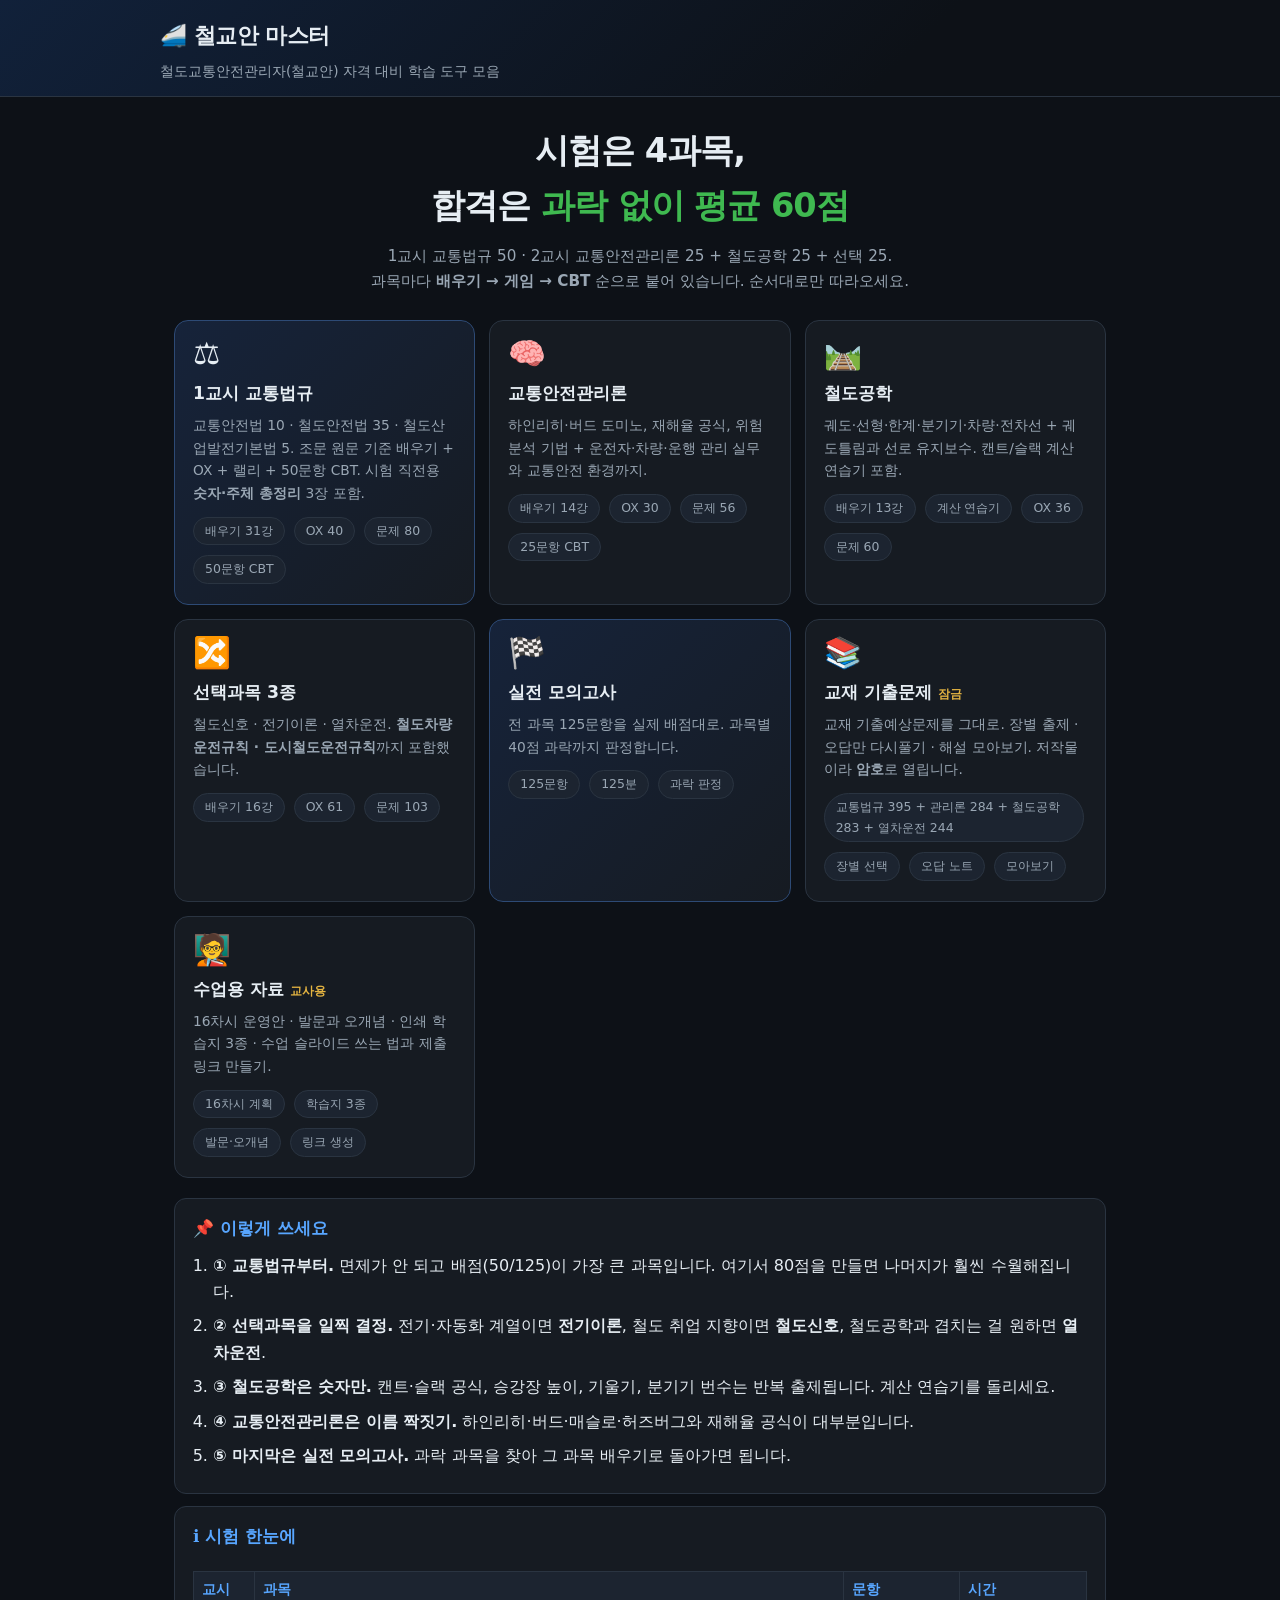
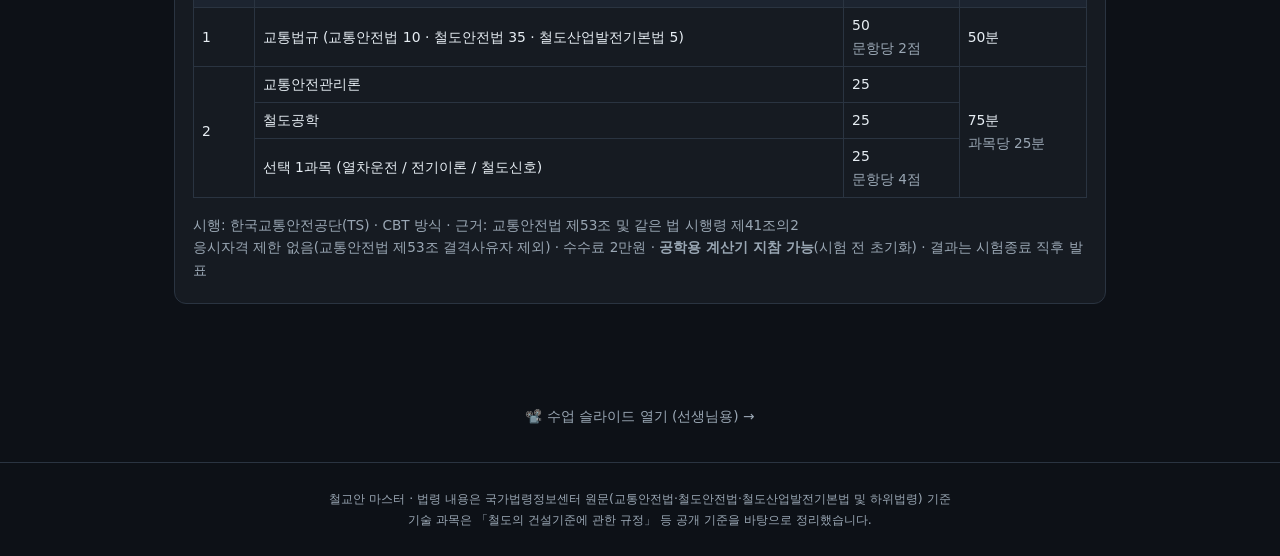
<file: index.html>
<!DOCTYPE html>
<html lang="ko">
<head>
<meta charset="utf-8">
<!-- 수업용 「모두 같은 문제」 — ?fix=1 로 열면 문제·보기 순서가 고정됩니다 -->
<script src="https://hongyul67-cpu.github.io/links/fixorder.js"></script>
<meta name="viewport" content="width=device-width,initial-scale=1">
<title>철교안 마스터 — 철도교통안전관리자</title>
<link rel="stylesheet" href="core.css">
<style>
  .hero{text-align:center;padding:26px 10px 6px}
  .hero .big{font-size:2.1rem;font-weight:800;letter-spacing:-1px;margin:0}
  .hero .lead{color:var(--dim);margin:10px auto 0;max-width:640px;font-size:.95rem}
  .cards{display:grid;grid-template-columns:repeat(auto-fit,minmax(260px,1fr));gap:14px;margin:20px 0}
  a.tool{
    display:block;text-decoration:none;color:inherit;background:var(--panel);
    border:1px solid var(--line);border-radius:14px;padding:18px;transition:.15s;
  }
  a.tool:hover{border-color:var(--acc2);transform:translateY(-3px)}
  a.tool .ico{font-size:1.9rem;line-height:1}
  a.tool h3{margin:10px 0 6px;font-size:1.08rem;color:var(--tx)}
  a.tool p{margin:0;color:var(--dim);font-size:.86rem}
  a.tool .meta{margin-top:10px;display:flex;gap:6px;flex-wrap:wrap}
  a.tool.main{background:linear-gradient(135deg,#16233a,#161b22);border-color:#2d4a75}
  .steps{counter-reset:s}
  .steps li{margin:8px 0}
</style>
<script src="https://hongyul67-cpu.github.io/links/collector.js" data-tool="철교안 마스터"></script>
<script src="https://hongyul67-cpu.github.io/links/rank.js" data-tool="철도교통안전관리자" data-pace="class"></script>
<script>
/* ── 철교안 마스터 — 랭킹전 + 생기부 키워드 ──
   · 랭킹: 같은 data-tool 을 쓰는 도구끼리 RP(랭크 포인트)가 하나로 쌓인다.
   · 생기부: 제출할 때 활동명·도전횟수·계급이 자동으로 얹혀 키워드·문장 초안이 만들어진다. */
(function(){
  var MODE_NAME = '철도교통안전관리자';
  var TRY_KEY   = 'try_cgm';

  function bumpTry(m){
    var d={}; try{ d=JSON.parse(localStorage.getItem(TRY_KEY))||{}; }catch(e){}
    d[m]=(d[m]||0)+1;
    try{ localStorage.setItem(TRY_KEY, JSON.stringify(d)); }catch(e){}
    return d[m];
  }
  /* 도구마다 화면 구조가 달라, 계급은 화면 구석 배지로 공통 표시한다 */
  function paintBadge(){
    if(!window.Rank || !document.body) return;
    var el=document.getElementById('rk-badge');
    if(!el){
      el=document.createElement('div'); el.id='rk-badge';
      el.style.cssText='position:fixed;right:10px;bottom:10px;z-index:9998;'
        +'font-size:11.5px;opacity:.9;pointer-events:none';
      document.body.appendChild(el);
    }
    try{ el.innerHTML=Rank.badge(); }catch(e){}
  }

  window.RankKit = {
    mode: MODE_NAME,
    /* 채점이 끝난 지점에서 호출 — RP 정산 + 승급 연출 */
    award: function(pct, mode){
      if(mode) window.RankKit.lastMode = mode;
      if(!window.Rank) return null;
      var rk=null;
      try{ rk=Rank.award(pct, {mode: mode||MODE_NAME}); }catch(e){}
      paintBadge();
      if(rk && rk.tierUp && window.FX){
        try{ FX.banner({icon:rk.tierAfter.icon, title:rk.tierAfter.name+' 승급!',
                        sub:rk.after+' RP · '+rk.tierAfter.full, stars:3}); }catch(e){}
      }
      return rk;
    }
  };
  if(document.readyState==='loading') document.addEventListener('DOMContentLoaded', paintBadge);
  else paintBadge();


  /* 생기부 — 제출 payload 에 활동명·도전횟수·계급을 자동으로 붙인다 */
  var t=setInterval(function(){
    if(!window.ResultCollector) return;
    clearInterval(t);
    if(ResultCollector.__kit) return;
    ResultCollector.__kit=1;
    var orig=ResultCollector.open;
    ResultCollector.open=function(p){
      p=p||{};
      var m=p.mode||window.RankKit.lastMode||MODE_NAME;
      p.mode=m;
      if(p.retry===undefined) p.retry=bumpTry(m);
      if(p.tier===undefined && window.Rank){ try{ p.tier=Rank.get().tier.full; }catch(e){} }
      return orig.call(this,p);
    };
  }, 60);
})();
</script>
</head>
<body>

<header class="top"><div class="inner">
  <h1>🚄 철교안 마스터</h1>
  <p>철도교통안전관리자(철교안) 자격 대비 학습 도구 모음</p>
</div></header>

<div class="wrap">

<div class="hero">
  <p class="big">시험은 4과목,<br>합격은 <span style="color:var(--acc)">과락 없이 평균 60점</span></p>
  <p class="lead">1교시 교통법규 50 · 2교시 교통안전관리론 25 + 철도공학 25 + 선택 25.<br>
  과목마다 <b>배우기 → 게임 → CBT</b> 순으로 붙어 있습니다. 순서대로만 따라오세요.</p>
</div>

<div class="cards" id="cards"></div>

<div class="card">
  <h3>📌 이렇게 쓰세요</h3>
  <ol class="steps">
    <li><b>① 교통법규부터.</b> 면제가 안 되고 배점(50/125)이 가장 큰 과목입니다. 여기서 80점을 만들면 나머지가 훨씬 수월해집니다.</li>
    <li><b>② 선택과목을 일찍 결정.</b> 전기·자동화 계열이면 <b>전기이론</b>, 철도 취업 지향이면 <b>철도신호</b>, 철도공학과 겹치는 걸 원하면 <b>열차운전</b>.</li>
    <li><b>③ 철도공학은 숫자만.</b> 캔트·슬랙 공식, 승강장 높이, 기울기, 분기기 번수는 반복 출제됩니다. 계산 연습기를 돌리세요.</li>
    <li><b>④ 교통안전관리론은 이름 짝짓기.</b> 하인리히·버드·매슬로·허즈버그와 재해율 공식이 대부분입니다.</li>
    <li><b>⑤ 마지막은 실전 모의고사.</b> 과락 과목을 찾아 그 과목 배우기로 돌아가면 됩니다.</li>
  </ol>
</div>

<div class="card">
  <h3>ℹ️ 시험 한눈에</h3>
  <div class="scrollx"><table class="t">
    <tr><th>교시</th><th>과목</th><th>문항</th><th>시간</th></tr>
    <tr><td>1</td><td>교통법규 (교통안전법 10 · 철도안전법 35 · 철도산업발전기본법 5)</td><td>50<br><span class="muted">문항당 2점</span></td><td>50분</td></tr>
    <tr><td rowspan="3">2</td><td>교통안전관리론</td><td>25</td><td rowspan="3">75분<br><span class="muted">과목당 25분</span></td></tr>
    <tr><td>철도공학</td><td>25</td></tr>
    <tr><td>선택 1과목 (열차운전 / 전기이론 / 철도신호)</td><td>25<br><span class="muted">문항당 4점</span></td></tr>
  </table></div>
  <p class="muted">시행: 한국교통안전공단(TS) · CBT 방식 · 근거: 교통안전법 제53조 및 같은 법 시행령 제41조의2<br>응시자격 제한 없음(교통안전법 제53조 결격사유자 제외) · 수수료 2만원 · <b>공학용 계산기 지참 가능</b>(시험 전 초기화) · 결과는 시험종료 직후 발표</p>
</div>

</div>

<div style="text-align:center;margin:6px 0 2px">
  <button type="button" id="openBoard"
    style="background:none;border:none;color:var(--dim);font-size:.86rem;cursor:pointer;padding:6px;font-family:inherit">
    📽️ 수업 슬라이드 열기 (선생님용) →</button>
</div>

<footer class="ft">
  철교안 마스터 · 법령 내용은 국가법령정보센터 원문(교통안전법·철도안전법·철도산업발전기본법 및 하위법령) 기준<br>
  기술 과목은 「철도의 건설기준에 관한 규정」 등 공개 기준을 바탕으로 정리했습니다.
</footer>

<script>
var TOOLS = [
  {f:'law.html', i:'⚖️', t:'1교시 교통법규', d:'교통안전법 10 · 철도안전법 35 · 철도산업발전기본법 5. 조문 원문 기준 배우기 + OX + 랠리 + 50문항 CBT. 시험 직전용 <b>숫자·주체 총정리</b> 3장 포함.', m:['배우기 31강','OX 40','문제 80','50문항 CBT'], main:true},
  {f:'mgmt.html', i:'🧠', t:'교통안전관리론', d:'하인리히·버드 도미노, 재해율 공식, 위험분석 기법 + 운전자·차량·운행 관리 실무와 교통안전 환경까지.', m:['배우기 14강','OX 30','문제 56','25문항 CBT']},
  {f:'raileng.html', i:'🛤️', t:'철도공학', d:'궤도·선형·한계·분기기·차량·전차선 + 궤도틀림과 선로 유지보수. 캔트/슬랙 계산 연습기 포함.', m:['배우기 13강','계산 연습기','OX 36','문제 60']},
  {f:'elective.html', i:'🔀', t:'선택과목 3종', d:'철도신호 · 전기이론 · 열차운전. <b>철도차량운전규칙 · 도시철도운전규칙</b>까지 포함했습니다.', m:['배우기 16강','OX 61','문제 103']},
  {f:'mock.html', i:'🏁', t:'실전 모의고사', d:'전 과목 125문항을 실제 배점대로. 과목별 40점 과락까지 판정합니다.', m:['125문항','125분','과락 판정'], main:true},
  {f:'past.html', i:'📚', t:'교재 기출문제 <span style="font-size:.75rem;color:var(--gold)">잠금</span>', d:'교재 기출예상문제를 그대로. 장별 출제 · 오답만 다시풀기 · 해설 모아보기. 저작물이라 <b>암호</b>로 열립니다.', m:['교통법규 395 + 관리론 284 + 철도공학 283 + 열차운전 244','장별 선택','오답 노트','모아보기']},
  {f:'teach.html', i:'🧑‍🏫', t:'수업용 자료 <span style="font-size:.75rem;color:var(--gold)">교사용</span>', d:'16차시 운영안 · 발문과 오개념 · 인쇄 학습지 3종 · 수업 슬라이드 쓰는 법과 제출 링크 만들기.', m:['16차시 계획','학습지 3종','발문·오개념','링크 생성']}
];
var rc = (location.search.match(/[?&]rc=[^&]*/) || [''])[0].replace(/^&/, '?');
document.getElementById('cards').innerHTML = TOOLS.map(function(t){
  return '<a class="tool' + (t.main ? ' main' : '') + '" href="' + t.f + rc + '">' +
    '<div class="ico">' + t.i + '</div><h3>' + t.t + '</h3><p>' + t.d + '</p>' +
    '<div class="meta">' + t.m.map(function(x){ return '<span class="pill">' + x + '</span>'; }).join('') + '</div></a>';
}).join('');
</script>
<!-- 공용 기록 초기화 (교실 공용 PC용) -->
<script src="https://hongyul67-cpu.github.io/links/reset.js"></script>
<script src="https://hongyul67-cpu.github.io/links/backbar.js"></script>

<!-- 수업 슬라이드 — 원고(lesson.js) 는 이 저장소 것, 화면(board-pro.js) 은 links 의 공용 파일이다.
     저장소에 사본을 두지 않는다. 화면을 고쳐야 하면 links 저장소에서 고친다. -->
<script src="https://hongyul67-cpu.github.io/links/fig.js"></script>
<script src="figs.js"></script>
<script src="lesson.js"></script>
<script src="https://hongyul67-cpu.github.io/links/board-pro.js"></script>
<script>
/* 선생님용 입구 — 학생용 과목 페이지는 그대로 두고, 전 과목 요점을 교실 화면용 슬라이드로 연다. */
(function(){
  var b = document.getElementById('openBoard');
  if(!b) return;
  b.onclick = function(){
    if(!window.BoardPro || !(window.LESSON||[]).length){
      alert('수업자료를 불러오지 못했습니다. 잠시 뒤 새로고침해 주세요.'); return;
    }
    var ALL = window.LESSON, LF = window.LESSFIG || {}, units = [];
    ALL.forEach(function(s){ if(units.indexOf(s.u)<0) units.push(s.u); });
    var menu = units.map(function(u){
      var list = ALL.filter(function(s){ return s.u===u; });
      return { icon:'📘', title:u, desc:'슬라이드 '+list.length+'장 · '+list[0].t,
               run:{ kind:'lesson', deck:list } };
    });
    menu.push({ icon:'📚', wide:true, title:'전체 이어서 ('+ALL.length+'장)',
                desc:'1교시 법 세 가지부터 2교시 세 과목까지 순서대로 진행합니다.',
                run:{ kind:'lesson', deck:ALL } });
    menu.push({ icon:'⬜', wide:true, title:'빈 칠판',
                desc:'슬라이드 없이 판서만. 캔트·슬랙 계산을 함께 풀어 볼 때.',
                run:{ kind:'blank' } });
    BoardPro.open({
      title:'📽️ 철도교통안전관리자 · 수업 슬라이드',
      sub:'요점 → <b>발문</b> → 퀴즈 → 정답을 하나씩 엽니다. 화면 어디든 바로 판서됩니다.<br>'+
          '요점 속 <b>파란 빈칸</b>은 눌러야 답이 보입니다.',
      menu: menu,
      fig: function(s){ return (s.fig && LF[s.fig]) ? LF[s.fig]() : ''; }
    });
  };
})();
</script>
</body>
</html>
</file>
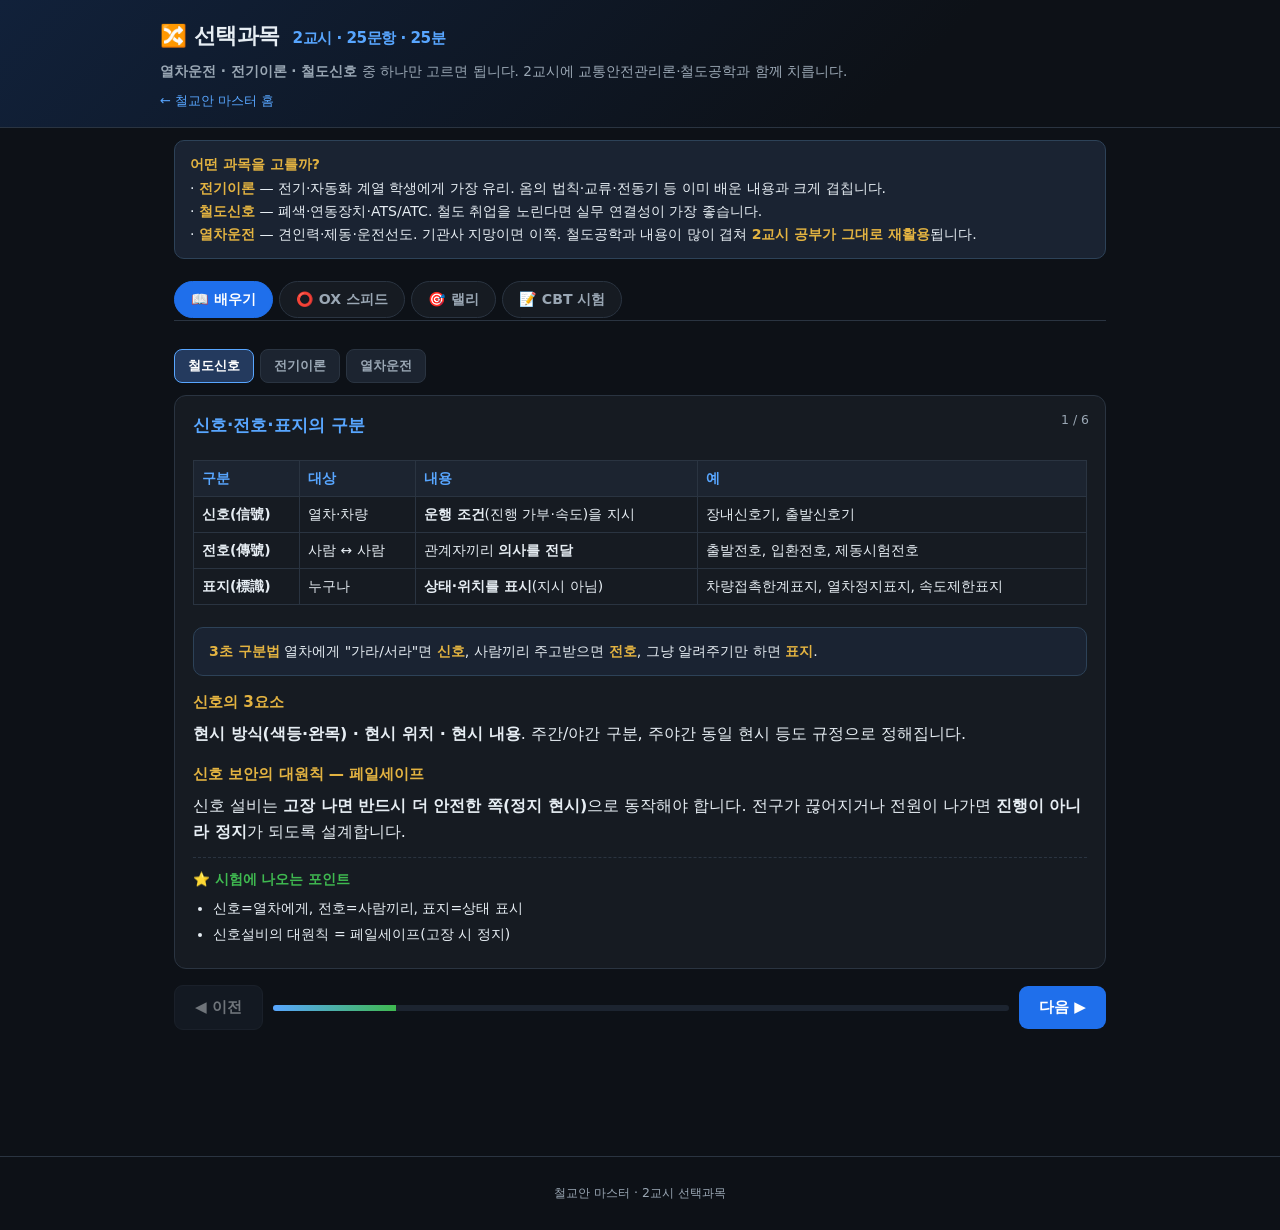
<file: elective.html>
<!DOCTYPE html>
<html lang="ko">
<head>
<meta charset="utf-8">
<!-- 수업용 「모두 같은 문제」 — ?fix=1 로 열면 문제·보기 순서가 고정됩니다 -->
<script src="https://hongyul67-cpu.github.io/links/fixorder.js"></script>
<meta name="viewport" content="width=device-width,initial-scale=1">
<title>선택과목 (열차운전·전기이론·철도신호) — 철교안 마스터</title>
<link rel="stylesheet" href="core.css">
<script src="https://hongyul67-cpu.github.io/links/collector.js" data-tool="철교안 - 선택과목"></script>
<script src="https://hongyul67-cpu.github.io/links/rank.js" data-tool="철도교통안전관리자" data-pace="self"></script>
<script>
/* ── 철교안 마스터 — 랭킹전 + 생기부 키워드 ──
   · 랭킹: 같은 data-tool 을 쓰는 도구끼리 RP(랭크 포인트)가 하나로 쌓인다.
   · 생기부: 제출할 때 활동명·도전횟수·계급이 자동으로 얹혀 키워드·문장 초안이 만들어진다. */
(function(){
  var MODE_NAME = '철도교통안전관리자 — 선택과목';
  var TRY_KEY   = 'try_cgm';

  function bumpTry(m){
    var d={}; try{ d=JSON.parse(localStorage.getItem(TRY_KEY))||{}; }catch(e){}
    d[m]=(d[m]||0)+1;
    try{ localStorage.setItem(TRY_KEY, JSON.stringify(d)); }catch(e){}
    return d[m];
  }
  /* 도구마다 화면 구조가 달라, 계급은 화면 구석 배지로 공통 표시한다 */
  function paintBadge(){
    if(!window.Rank || !document.body) return;
    var el=document.getElementById('rk-badge');
    if(!el){
      el=document.createElement('div'); el.id='rk-badge';
      el.style.cssText='position:fixed;right:10px;bottom:10px;z-index:9998;'
        +'font-size:11.5px;opacity:.9;pointer-events:none';
      document.body.appendChild(el);
    }
    try{ el.innerHTML=Rank.badge(); }catch(e){}
  }

  window.RankKit = {
    mode: MODE_NAME,
    /* 채점이 끝난 지점에서 호출 — RP 정산 + 승급 연출 */
    award: function(pct, mode){
      if(mode) window.RankKit.lastMode = mode;
      if(!window.Rank) return null;
      var rk=null;
      try{ rk=Rank.award(pct, {mode: mode||MODE_NAME}); }catch(e){}
      paintBadge();
      if(rk && rk.tierUp && window.FX){
        try{ FX.banner({icon:rk.tierAfter.icon, title:rk.tierAfter.name+' 승급!',
                        sub:rk.after+' RP · '+rk.tierAfter.full, stars:3}); }catch(e){}
      }
      return rk;
    }
  };
  if(document.readyState==='loading') document.addEventListener('DOMContentLoaded', paintBadge);
  else paintBadge();


  /* 생기부 — 제출 payload 에 활동명·도전횟수·계급을 자동으로 붙인다 */
  var t=setInterval(function(){
    if(!window.ResultCollector) return;
    clearInterval(t);
    if(ResultCollector.__kit) return;
    ResultCollector.__kit=1;
    var orig=ResultCollector.open;
    ResultCollector.open=function(p){
      p=p||{};
      var m=p.mode||window.RankKit.lastMode||MODE_NAME;
      p.mode=m;
      if(p.retry===undefined) p.retry=bumpTry(m);
      if(p.tier===undefined && window.Rank){ try{ p.tier=Rank.get().tier.full; }catch(e){} }
      return orig.call(this,p);
    };
  }, 60);
})();
</script>
<script src="https://hongyul67-cpu.github.io/links/fx.js"></script>
</head>
<body>

<header class="top"><div class="inner">
  <h1>🔀 선택과목 <span class="sub">2교시 · 25문항 · 25분</span></h1>
  <p><b>열차운전 · 전기이론 · 철도신호</b> 중 하나만 고르면 됩니다. 2교시에 교통안전관리론·철도공학과 함께 치릅니다.</p>
  <a class="homelink" href="index.html">← 철교안 마스터 홈</a>
</div></header>

<div class="wrap">

<div class="notice">
  <b>어떤 과목을 고를까?</b><br>
  · <b>전기이론</b> — 전기·자동화 계열 학생에게 가장 유리. 옴의 법칙·교류·전동기 등 이미 배운 내용과 크게 겹칩니다.<br>
  · <b>철도신호</b> — 폐색·연동장치·ATS/ATC. 철도 취업을 노린다면 실무 연결성이 가장 좋습니다.<br>
  · <b>열차운전</b> — 견인력·제동·운전선도. 기관사 지망이면 이쪽. 철도공학과 내용이 많이 겹쳐 <b>2교시 공부가 그대로 재활용</b>됩니다.
</div>

<nav class="tabs">
  <button class="on" data-tab="p-learn">📖 배우기</button>
  <button data-tab="p-ox">⭕ OX 스피드</button>
  <button data-tab="p-rally">🎯 랠리</button>
  <button data-tab="p-exam">📝 CBT 시험</button>
</nav>

<section class="page on" id="p-learn">
  <div class="secpick" id="learnPick"></div>
  <div id="learnHost"></div>
</section>

<section class="page" id="p-ox">
  <div id="oxStart">
    <div class="card"><h3>⭕ OX 스피드</h3>
      <p>세 과목 문장이 섞여 나옵니다. 자기 선택과목만 보고 싶다면 랠리 탭을 쓰세요.</p>
      <div class="btnrow"><button class="btn go" id="oxGo">시작하기</button></div></div>
  </div>
  <div id="oxPlay" style="display:none">
    <div class="card oxwrap">
      <div class="stat"><span>진행 <b id="oxProg">0/0</b></span><span>정답 <b id="oxScore">0</b></span></div>
      <div class="oxq" id="oxQ"></div>
      <div class="oxbtns"><button class="o">O</button><button class="x">X</button></div>
      <div class="why" id="oxWhy" style="display:none"></div>
    </div>
  </div>
</section>

<section class="page" id="p-rally">
  <div id="rlSetup"><div class="card"><h3>🎯 과목별 랠리</h3>
    <p>본인이 고른 과목만 집중해서 푸세요.</p>
    <div class="secpick" id="rlPick"></div></div></div>
  <div id="rlPlay" style="display:none"></div>
</section>

<section class="page" id="p-exam">
  <div id="exSetup"><div class="card">
    <h3>📝 선택과목 모의 CBT</h3>
    <p>실제 2교시에 포함되는 <b>한 과목 25문항 / 25분</b>입니다. 응시할 과목을 고르세요.</p>
    <p class="muted">내 최고점: <b id="bestScore">-</b></p>
    <div class="btnrow">
      <button class="btn go" data-sub="철도신호">철도신호 25문항</button>
      <button class="btn go" data-sub="전기이론">전기이론 25문항</button>
      <button class="btn go" data-sub="열차운전">열차운전 25문항</button>
    </div>
    <div class="btnrow"><button class="btn ghost" id="exMix">세 과목 섞어서 25문항 (맛보기)</button></div>
  </div></div>
  <div id="exPlay" style="display:none"></div>
  <div id="exResult" style="display:none"></div>
</section>
</div>

<footer class="ft">철교안 마스터 · 2교시 선택과목</footer>

<script src="https://hongyul67-cpu.github.io/links/fig.js"></script>
<script src="figs.js"></script>
<script src="core.js"></script>
<script>
window.DATA = {
tool:'철교안 - 선택과목', key:'elective', title:'선택과목',

learn:[
/* ═══════ 철도신호 ═══════ */
{sec:'철도신호', title:'신호·전호·표지의 구분', body:`
<div class="scrollx"><table class="t">
<tr><th>구분</th><th>대상</th><th>내용</th><th>예</th></tr>
<tr><td><b>신호(信號)</b></td><td>열차·차량</td><td><b>운행 조건</b>(진행 가부·속도)을 지시</td><td>장내신호기, 출발신호기</td></tr>
<tr><td><b>전호(傳號)</b></td><td>사람 ↔ 사람</td><td>관계자끼리 <b>의사를 전달</b></td><td>출발전호, 입환전호, 제동시험전호</td></tr>
<tr><td><b>표지(標識)</b></td><td>누구나</td><td><b>상태·위치를 표시</b>(지시 아님)</td><td>차량접촉한계표지, 열차정지표지, 속도제한표지</td></tr>
</table></div>
<div class="notice"><b>3초 구분법</b> 열차에게 "가라/서라"면 <b>신호</b>, 사람끼리 주고받으면 <b>전호</b>, 그냥 알려주기만 하면 <b>표지</b>.</div>
<h4>신호의 3요소</h4>
<p><b>현시 방식(색등·완목) · 현시 위치 · 현시 내용</b>. 주간/야간 구분, 주야간 동일 현시 등도 규정으로 정해집니다.</p>
<h4>신호 보안의 대원칙 — 페일세이프</h4>
<p>신호 설비는 <b>고장 나면 반드시 더 안전한 쪽(정지 현시)</b>으로 동작해야 합니다. 전구가 끊어지거나 전원이 나가면 <b>진행이 아니라 정지</b>가 되도록 설계합니다.</p>`,
keys:['신호=열차에게, 전호=사람끼리, 표지=상태 표시','신호설비의 대원칙 = 페일세이프(고장 시 정지)']},

{sec:'철도신호', title:'신호기의 종류', body:`
<h4>상치신호기 — 고정 설치</h4>
<p><b>① 주신호기</b> — 자체 <b>방호구역</b>을 가진 신호기</p>
<ul>
<li><b>장내신호기</b>: 정거장으로 <b>진입</b> 가부 지시</li>
<li><b>출발신호기</b>: 정거장에서 <b>진출</b> 가부 지시</li>
<li><b>폐색신호기</b>: <b>폐색구간</b> 진입 가부 지시</li>
<li><b>엄호신호기</b>: 특히 방호가 필요한 지점(건널목·교차 등) 통과 가부 지시</li>
<li><b>유도신호기</b>: 장내신호기가 <b>정지</b>여도 유도할 필요가 있을 때 진입을 허용</li>
<li><b>입환신호기</b>: <b>입환</b> 차량에 대한 신호</li>
</ul>
<p><b>② 종속신호기</b> — 주신호기에 <b>딸려</b> 그 현시를 미리 알림</p>
<ul>
<li><b>원방신호기</b>: <b>장내신호기</b>에 종속. 앞의 장내가 정지인지 미리 알림</li>
<li><b>통과신호기</b>: <b>출발신호기</b>에 종속. 통과 가능 여부 표시</li>
<li><b>중계신호기</b>: 주신호기가 <b>잘 안 보일 때</b> 그 현시를 중계</li>
</ul>
<p><b>③ 신호부속기</b></p>
<ul>
<li><b>진로표시기</b>: 분기가 있을 때 <b>어느 방향으로 개통</b>됐는지 표시</li>
<li><b>진로개통표시기</b>: 차내신호폐색식 구간에서 진로 표시</li>
</ul>
<h4>임시신호기</h4>
<p>선로 보수 등으로 <b>일시적</b>으로 속도를 제한할 때: <b>서행예고신호기 → 서행신호기 → 서행해제신호기</b> 순서로 설치.</p>
<h4>절대신호기 vs 허용신호기</h4>
<ul>
<li><b>절대신호기</b>: 정지 현시면 <b>반드시 정차</b>한 뒤 관계자 승인을 받아야 진입 (장내·출발·입환신호기)</li>
<li><b>허용신호기</b>: 정지 현시라도 정차 후 <b>승인 없이</b> 제한속도 이하로 진입 가능 (자동폐색신호기)</li>
</ul>`,
keys:['주신호기 6종: 장내·출발·폐색·엄호·유도·입환','종속 3종: 원방(장내)·통과(출발)·중계','임시신호기 3종: 서행예고·서행·서행해제','절대신호기 vs 허용신호기']},

{sec:'철도신호', title:'신호 현시와 다현시', body:`
<h4>기본 5현시</h4>
<div class="scrollx"><table class="t">
<tr><th>현시</th><th>색</th><th>뜻</th></tr>
<tr><td><b>정지</b> (R)</td><td>적색</td><td>그 지점을 넘어 진행 금지</td></tr>
<tr><td><b>경계</b> (YY)</td><td>등황 2등</td><td>다음 신호가 정지일 수 있음 — <b>25km/h 이하</b></td></tr>
<tr><td><b>주의</b> (Y)</td><td>등황</td><td>다음 신호가 정지 — <b>45km/h 이하</b></td></tr>
<tr><td><b>감속</b> (YG)</td><td>등황+녹색</td><td>다음이 주의 — <b>65~105km/h 이하</b></td></tr>
<tr><td><b>진행</b> (G)</td><td>녹색</td><td>제한 없이 진행</td></tr>
</table></div>
<p class="muted">속도값은 선구·차종별로 다르게 정해지므로 "정지<경계<주의<감속<진행" <b>순서</b>를 기억하는 것이 중요합니다.</p>
<h4>현시 방식</h4>
<ul>
<li><b>2현시</b>: 정지-진행 (단순한 측선 등)</li>
<li><b>3현시</b>: 정지-주의-진행</li>
<li><b>4현시</b>: 정지-주의-감속-진행 (또는 정지-경계-주의-진행)</li>
<li><b>5현시</b>: 정지-경계-주의-감속-진행</li>
</ul>
<div class="notice"><b>왜 다현시로 가나?</b> 현시 단계가 많아질수록 <b>폐색구간을 짧게</b> 나눌 수 있어 <b>열차 간격이 좁아지고 선로용량이 늘어납니다</b>. 우리나라는 주로 4·5현시를 씁니다.</div>
<h4>완목식과 색등식</h4>
<p>과거에는 팔(완목)의 각도로 표시하는 <b>완목식</b>을 썼고, 지금은 <b>색등식</b>이 표준입니다. 색등식은 주야간 동일 현시가 가능합니다.</p>`,
keys:['현시 5단계 순서 정지<경계<주의<감속<진행','경계 25, 주의 45km/h 이하(대표값)','현시 수↑ → 폐색 짧게 → 선로용량↑']},

{sec:'철도신호', title:'폐색 — 열차 간격을 지키는 원리', body:`
<div class="quote"><b>폐색(閉塞)</b>: 선로를 여러 구간으로 나누어 <b>한 구간에 반드시 하나의 열차만</b> 있도록 하는 것. 철도 안전의 근본 원리입니다.</div>
<h4>간격 확보 방식</h4>
<ul>
<li><b>시간간격법</b>: 일정 시간 간격을 두고 출발 — 보안도 <b>매우 낮음</b>(비상시에만)</li>
<li><b>공간간격법</b>: 항상 일정한 <b>공간</b>을 확보 — 일반적인 폐색</li>
<li><b>고정폐색</b>: 지상에 폐색구간이 고정 / <b>이동폐색</b>: 열차 위치를 실시간 파악해 간격을 <b>가변</b>(무선 기반, 용량 최대)</li>
</ul>
<h4>상용폐색방식 (평상시)</h4>
<div class="scrollx"><table class="t">
<tr><th>방식</th><th>구분</th><th>원리</th></tr>
<tr><td><b>자동폐색식</b> (ABS)</td><td>자동</td><td><b>궤도회로</b>로 열차 유무를 감지해 신호기가 자동 현시. 가장 널리 쓰임</td></tr>
<tr><td><b>차내신호폐색식</b></td><td>자동</td><td>지상신호기 없이 <b>운전실에 지시속도</b>를 현시 (ATC/ATP 구간)</td></tr>
<tr><td><b>연동폐색식</b></td><td>수동</td><td>양 역의 <b>연동폐색장치</b>와 신호기를 연동시켜 취급. 통표 없음</td></tr>
<tr><td><b>통표폐색식</b></td><td>수동</td><td><b>단선</b>구간. 한 구간에 <b>통표(태블릿) 하나</b>만 꺼낼 수 있게 하여 1열차만 보장</td></tr>
</table></div>
<h4>대용폐색방식 (장치 고장·응급 시)</h4>
<ul>
<li><b>지령식</b>: CTC 구간에서 <b>관제사</b>가 열차 위치를 확인하고 직접 지시</li>
<li><b>통신식</b>: <b>복선</b> 운전 시 폐색 전용 전화로 상대 역과 확인</li>
<li><b>지도통신식</b>: <b>단선</b> 운전 시 통화 후 <b>지도표·지도권</b> 교부</li>
<li><b>지도식</b>: 지도표만으로 운전(극히 제한적)</li>
</ul>
<h4>폐색준용법 (최후 수단)</h4>
<ul>
<li><b>전령법</b>: 이미 열차가 있는 폐색구간에 <b>구원열차</b> 등이 들어가야 할 때, <b>전령자</b>를 태워 운전</li>
<li><b>격시법·시간법</b>: 통신이 모두 끊겼을 때 <b>시간 간격</b>만으로 운전 — 보안도 최저, 극저속</li>
</ul>
<div class="notice"><b>암기 뼈대</b> 상용(자동·차내·연동·통표) → 대용(지령·통신·지도통신·지도) → 준용(전령법·격시법). 단선 전용은 <b>통표폐색식·지도통신식·지도식</b>입니다.</div>`,
keys:['상용 4종 / 대용 4종 / 준용 2종','단선용: 통표폐색식·지도통신식·지도식','자동폐색식의 기반 = 궤도회로','이동폐색이 용량 최대']},

{sec:'철도신호', title:'궤도회로·연동장치·선로전환기', body:`
<h4>궤도회로 (Track Circuit)</h4>
<div class="quote"><b>정의</b>: 열차 등의 <b>궤도 점유 유무를 감지</b>하기 위해 전기적으로 구성한 회로</div>
<ul>
<li><b>원리</b>: 두 레일에 전원과 계전기를 연결해 놓고, 열차 차축이 두 레일을 <b>단락(短絡)</b>시키면 계전기가 <b>낙하</b> → "열차 있음"으로 판단</li>
<li><b>페일세이프</b>: 레일이 부러지거나 전원이 끊겨도 계전기가 낙하해 <b>점유(정지)</b>로 판단 → 안전측 동작</li>
<li>절연 구분을 위해 <b>절연이음매</b>를 두고, 전기철도 구간에서는 귀선전류가 흐르므로 <b>임피던스본드</b>로 신호전류와 귀선전류를 분리</li>
<li>종류: 직류궤도회로, <b>AF(가청주파수) 궤도회로</b>, 무절연 궤도회로 등</li>
</ul>
<h4>연동장치 (Interlocking)</h4>
<div class="quote"><b>정의</b>: 신호기·선로전환기·궤도회로 등의 제어·조작이 <b>일정한 순서에 따라 연쇄적으로 동작</b>하도록 하는 장치</div>
<p>서로 <b>양립할 수 없는 진로</b>가 동시에 열리지 않게 막습니다. 대표적인 <b>풀프루프</b> 설계.</p>
<ul>
<li><b>쇄정(鎖錠, Locking)</b>의 종류
  <ul>
  <li><b>철사쇄정</b>: 열차가 진입 중이면 진로를 바꾸지 못하게 잠금</li>
  <li><b>접근쇄정</b>: 열차가 신호기에 <b>접근</b>하면 진로 변경 금지</li>
  <li><b>보류쇄정</b>: 신호를 정지로 바꾼 뒤에도 일정 시간 잠금 유지</li>
  <li><b>진로쇄정 / 폐로쇄정 / 표시쇄정</b> 등</li>
  </ul></li>
<li>세대별: <b>기계연동장치 → 계전연동장치 → 전자연동장치</b>(현재 주류, 컴퓨터 기반)</li>
</ul>
<h4>선로전환기 (Point machine)</h4>
<ul>
<li>텅레일을 움직여 진로를 바꾸는 기기. <b>전기(전동) 전환기</b>가 표준</li>
<li><b>밀착검지</b>: 텅레일이 기본레일에 완전히 밀착됐는지 확인해야 신호를 현시(불완전하면 <b>할출·탈선</b>)</li>
<li><b>전기쇄정기</b>·<b>표시회로</b>로 상태를 연동장치에 보고</li>
</ul>
<h4>CTC (열차집중제어장치)</h4>
<p>여러 역의 신호·선로전환기를 <b>하나의 관제실에서 집중 제어</b>. 표시반으로 열차 위치를 감시하고, <b>ATC/ATO/TWC</b>와 결합해 자동화합니다. 철도안전법상 <b>철도교통관제</b>가 바로 이 업무입니다.</p>`,
keys:['궤도회로 = 차축 단락으로 점유 검지, 페일세이프','임피던스본드 = 신호전류/귀선전류 분리','연동장치 = 양립 불가 진로 동시 개통 방지','밀착검지 실패 시 신호 현시 불가']},

{sec:'철도신호', title:'ATS · ATC · ATO · ATP · CBTC', body:`
<div class="scrollx"><table class="t">
<tr><th>약어</th><th>이름</th><th>핵심 동작</th></tr>
<tr><td><b>ATS</b></td><td>열차자동정지장치</td><td><b>지상자</b>를 통과할 때 제한속도 초과면 <b>경보(약 5초)</b> → 확인 취급이 없으면 <b>비상제동</b>. 운전은 기관사가 <b>지상신호</b>를 보고 함</td></tr>
<tr><td><b>ATC</b></td><td>열차자동제어장치</td><td>선행열차 위치에 따른 <b>속도코드</b>를 궤도회로로 전송 → 차상에서 <b>자동 감속·정지</b>. <b>차내신호</b> 방식</td></tr>
<tr><td><b>ATP</b></td><td>열차자동방호장치</td><td>유럽식(ERTMS/ETCS L1). <b>발리스</b>로 신호·선로정보(구배·곡선)를 받아 <b>속도프로파일을 차상에서 연산</b>해 방호</td></tr>
<tr><td><b>ATO</b></td><td>열차자동운전장치</td><td>ATC/ATP가 준 허용속도 이하에서 <b>가속·타행·감속과 정위치 정차</b>를 자동 수행. 승무원은 출입문·감시 위주</td></tr>
<tr><td><b>ATS-P / CBTC</b></td><td>패턴형·무선기반</td><td>CBTC는 <b>무선통신</b>으로 열차 위치를 주고받아 <b>이동폐색</b> 실현 → 운전시격 최소화</td></tr>
</table></div>
<h4>계층으로 이해하기</h4>
<div class="quote"><b>ATP(방호) ⊃ ATO(운전) ⊃ ATS(감시)</b> 로 외우지 말고, <b>"막는 장치(ATS·ATC·ATP)"</b>와 <b>"대신 운전해 주는 장치(ATO)"</b>로 나눠 보세요. ATO는 반드시 ATC/ATP 같은 방호장치 위에서만 동작합니다.</div>
<h4>GoA (자동화 등급)</h4>
<p>GoA1(수동+ATP) → GoA2(반자동, ATO+기관사) → GoA3(무인운전+승무원) → <b>GoA4(완전 무인, UTO)</b>. 신분당선·우이신설선 등이 GoA4입니다.</p>
<h4>건널목 보안장치</h4>
<p>열차가 접근하면 <b>경보기·차단기</b>가 동작하고, 지장물이 있으면 <b>지장물 검지장치</b>가 특수신호발광기로 열차에 알립니다. 「건널목 개량촉진법」의 관리 대상이며, 철도안전법상 <b>영상기록장치 설치 대상</b>이기도 합니다.</p>`,
keys:['ATS=경보 후 비상제동(지상신호), ATC=속도코드 차내신호','ATP=발리스로 속도프로파일 연산','ATO는 방호장치 위에서만 동작','CBTC=무선 기반 이동폐색']},

/* ═══════ 전기이론 ═══════ */
{sec:'전기이론', title:'직류 회로의 기본', body:`
<h4>전기의 3요소</h4>
<ul>
<li><b>전압 V</b> [V] — 전기를 밀어내는 압력</li>
<li><b>전류 I</b> [A] — 1초 동안 흐른 전하량 <b>I = Q / t</b></li>
<li><b>저항 R</b> [Ω] — 흐름을 방해하는 정도</li>
</ul>
<div class="quote" style="text-align:center;font-size:1.05rem"><b>옴의 법칙 &nbsp; V = I R &nbsp;/&nbsp; I = V/R &nbsp;/&nbsp; R = V/I</b></div>
<h4>도체의 저항</h4>
<div class="quote" style="text-align:center"><b>R = ρ · L / A</b> &nbsp; (ρ: 고유저항, L: 길이, A: 단면적)</div>
<p>→ <b>길이에 비례, 단면적에 반비례</b>. 온도가 오르면 금속 도체의 저항은 <b>증가</b>합니다.</p>
<h4>직렬과 병렬</h4>
<div class="scrollx"><table class="t">
<tr><th></th><th>직렬</th><th>병렬</th></tr>
<tr><td>합성저항</td><td>R = R₁+R₂+…</td><td>1/R = 1/R₁+1/R₂+… <br>(2개면 <b>R₁R₂/(R₁+R₂)</b>)</td></tr>
<tr><td>전류</td><td><b>모두 같다</b></td><td>저항에 <b>반비례</b>해 나뉜다</td></tr>
<tr><td>전압</td><td>저항에 <b>비례</b>해 나뉜다</td><td><b>모두 같다</b></td></tr>
</table></div>
<h4>키르히호프의 법칙</h4>
<ul>
<li><b>제1법칙(전류·KCL)</b>: 한 접속점에 <b>들어온 전류의 합 = 나간 전류의 합</b></li>
<li><b>제2법칙(전압·KVL)</b>: 폐회로에서 <b>기전력의 합 = 전압강하의 합</b></li>
</ul>
<h4>전력과 전력량</h4>
<div class="quote" style="text-align:center"><b>P = VI = I²R = V²/R</b> [W] &nbsp;&nbsp; <b>W = Pt</b> [Wh]</div>
<p><b>줄의 법칙</b>: H = I²Rt [J] — 저항에서 발생하는 열량. 1kWh = 860kcal.</p>
<h4>예제</h4>
<div class="quote">10Ω과 15Ω을 병렬로 연결하고 30V를 걸었다.<br>
합성저항 = (10×15)/(10+15) = <b>6Ω</b> → 전체전류 = 30/6 = <b>5A</b> → 소비전력 = 30×5 = <b>150W</b></div>`,
keys:['R = ρL/A (길이 비례, 단면적 반비례)','병렬 2개: R₁R₂/(R₁+R₂)','P = VI = I²R = V²/R','KCL 전류합, KVL 전압합']},

{sec:'전기이론', title:'교류 회로', body:`
<h4>교류의 기본량</h4>
<ul>
<li><b>주파수 f</b> [Hz] = 1초당 반복 횟수, <b>주기 T = 1/f</b>. 우리나라 상용주파수 <b>60Hz</b></li>
<li><b>각주파수 ω = 2πf</b> [rad/s]</li>
<li><b>실효값</b> = 최댓값 ÷ √2 ≒ <b>최댓값 × 0.707</b> (교류 전압계·전류계가 가리키는 값)</li>
<li><b>평균값</b> = 최댓값 × 2/π ≒ 최댓값 × 0.637</li>
</ul>
<p class="muted">예) 실효값 220V의 최댓값 = 220 × √2 ≒ <b>311V</b></p>
<h4>R·L·C의 성질</h4>
<div class="scrollx"><table class="t">
<tr><th>소자</th><th>리액턴스</th><th>전압·전류 위상</th></tr>
<tr><td><b>저항 R</b></td><td>R</td><td><b>동상</b></td></tr>
<tr><td><b>인덕턴스 L</b></td><td>X<sub>L</sub> = ωL = 2πfL</td><td>전류가 전압보다 <b>90° 뒤짐(지상)</b></td></tr>
<tr><td><b>커패시턴스 C</b></td><td>X<sub>C</sub> = 1/ωC = 1/2πfC</td><td>전류가 전압보다 <b>90° 앞섬(진상)</b></td></tr>
</table></div>
<div class="quote" style="text-align:center"><b>임피던스 Z = √(R² + (X<sub>L</sub> − X<sub>C</sub>)²)</b> &nbsp;[Ω]</div>
<h4>역률과 전력</h4>
<ul>
<li><b>역률 cosθ = R / Z = 유효전력 / 피상전력</b></li>
<li><b>유효전력 P = VI·cosθ</b> [W] · <b>무효전력 Q = VI·sinθ</b> [Var] · <b>피상전력 S = VI</b> [VA]</li>
<li><b>역률 개선</b>: 유도성 부하(전동기)에 <b>진상 콘덴서</b>를 병렬 연결 → 전류 감소 → 전력손실·전압강하 감소</li>
</ul>
<h4>공진</h4>
<p>X<sub>L</sub> = X<sub>C</sub>일 때 <b>직렬공진</b> → 임피던스 <b>최소</b>, 전류 <b>최대</b>, 역률 1. 공진주파수 <b>f = 1 / (2π√(LC))</b></p>
<h4>3상 교류</h4>
<div class="scrollx"><table class="t">
<tr><th>결선</th><th>선간전압</th><th>선전류</th></tr>
<tr><td><b>Y(성형)</b></td><td>V<sub>ℓ</sub> = <b>√3</b> V<sub>p</sub></td><td>I<sub>ℓ</sub> = I<sub>p</sub></td></tr>
<tr><td><b>Δ(삼각)</b></td><td>V<sub>ℓ</sub> = V<sub>p</sub></td><td>I<sub>ℓ</sub> = <b>√3</b> I<sub>p</sub></td></tr>
</table></div>
<p><b>3상 전력 P = √3 · V<sub>ℓ</sub> · I<sub>ℓ</sub> · cosθ</b></p>`,
keys:['실효값 = 최댓값/√2','X_L=2πfL, X_C=1/2πfC','L은 전류 지상, C는 전류 진상','Y: V선=√3V상 / Δ: I선=√3I상','3상 P = √3 V I cosθ']},

{sec:'전기이론', title:'전자기와 기기', body:`
<h4>자기의 기초</h4>
<ul>
<li><b>플레밍 왼손법칙</b>: <b>전동기</b> — 엄지(힘 F)·검지(자속 B)·중지(전류 I)</li>
<li><b>플레밍 오른손법칙</b>: <b>발전기</b> — 유도기전력의 방향</li>
<li><b>패러데이 법칙</b>: 유도기전력 <b>e = −N (dΦ/dt)</b> — 자속 변화가 클수록 큰 기전력</li>
<li><b>렌츠의 법칙</b>: 유도전류는 <b>자속 변화를 방해하는</b> 방향으로 흐른다 (식의 마이너스 부호)</li>
</ul>
<h4>인덕턴스와 콘덴서</h4>
<ul>
<li>코일에 저장되는 에너지 <b>W = ½ L I²</b> [J]</li>
<li>콘덴서에 저장되는 에너지 <b>W = ½ C V²</b> [J]</li>
<li>콘덴서 합성: <b>병렬은 합, 직렬은 역수의 합</b> (저항과 반대!)</li>
</ul>
<h4>변압기</h4>
<div class="quote" style="text-align:center"><b>V₁/V₂ = N₁/N₂ = I₂/I₁ = a</b> (권수비)</div>
<p>전압은 권수에 <b>비례</b>, 전류는 권수에 <b>반비례</b>. 손실은 <b>무부하손(철손: 히스테리시스+와류)</b>과 <b>부하손(동손 = I²R)</b>으로 나뉘며, <b>철손 = 동손</b>일 때 효율이 최대입니다.</p>
<h4>전동기</h4>
<ul>
<li><b>직류직권전동기</b>: <b>기동토크가 매우 커서</b> 전통적으로 전기기관차·전동차에 사용. 다만 무부하 시 위험속도</li>
<li><b>3상 유도전동기</b>: 구조가 튼튼하고 보수가 쉬움.
  <ul>
  <li>동기속도 <b>N<sub>s</sub> = 120 f / P</b> [rpm] (P: 극수)</li>
  <li><b>슬립 s = (N<sub>s</sub> − N) / N<sub>s</sub></b> — 회전자는 항상 동기속도보다 조금 느림</li>
  </ul></li>
<li><b>VVVF 인버터</b>: 전압(V)과 주파수(F)를 함께 가변해 유도전동기의 속도를 제어. <b>현대 전동차의 표준</b>이며 <b>회생제동</b>이 쉬워 에너지 절약에 유리합니다</li>
</ul>
<h4>정류</h4>
<p>교류를 직류로 바꾸는 것. <b>다이오드(정류) → 평활 콘덴서 → 인버터(가변 교류)</b> 순으로 구성한 것이 전동차 주회로의 기본 구조입니다.</p>`,
keys:['왼손=전동기, 오른손=발전기','변압기 V∝N, I∝1/N, 철손=동손에서 최대효율','Ns = 120f/P, 슬립 s = (Ns−N)/Ns','VVVF = 전압·주파수 가변, 회생제동 유리']},

/* ═══════ 열차운전 ═══════ */
{sec:'열차운전', title:'철도차량운전규칙 ① 총칙·열차 조성', body:`
<div class="notice"><b>왜 규칙부터인가</b> 선택과목 "열차운전"은 <b>절반이 운전규칙</b>입니다(철도차량운전규칙 + 도시철도운전규칙). 운전이론 공식보다 <b>조문 숫자와 예외 개수</b>가 더 많이 나옵니다.</div>
<h4>목적과 적용</h4>
<p><code class="law">철도차량운전규칙 제1조</code> 「철도안전법」 <b>제39조</b>에 따라 <b>열차의 편성, 철도차량의 운전 및 신호방식</b> 등 안전운행에 필요한 사항을 정합니다.</p>
<h4>제2조 정의 — 자주 나오는 것</h4>
<ul>
<li><b>정거장</b>: 여객 승강, 화물 적하, <b>열차의 조성</b>, 열차의 <b>교행 또는 대피</b>를 목적으로 사용되는 장소</li>
<li><b>본선</b>: 열차의 운전에 <b>상용</b>하는 선로 / <b>측선</b>: 본선이 아닌 선로</li>
<li><b>차량</b>: 열차의 구성부분이 되는 <b>1량</b>의 철도차량</li>
<li><b>완급차</b>: 관통제동기용 제동통·압력계·차장변·<b>수제동기</b>를 갖추고 <b>열차승무원이 집무할 수 있는 차실</b>이 설비된 객차 또는 화차</li>
<li><b>진행지시신호</b>: 진행·감속·주의·경계·유도신호 및 차내신호(<b>정지신호 제외</b>) 등 진행을 지시하는 신호</li>
<li><b>폐색</b>: 일정 구간에 <b>동시에 2 이상의 열차를 운전시키지 아니하기 위하여</b> 그 구간을 하나의 열차에만 점용시키는 것</li>
<li><b>구내운전</b>: 정거장 내 또는 차량기지 내에서 <b>입환신호</b>에 의하여 운전하는 것</li>
<li><b>입환</b>: 사람의 힘이나 동력차로 차량을 <b>이동·연결 또는 분리</b>하는 작업</li>
<li><b>조차장</b>: 차량의 입환 또는 열차의 조성을 위하여 사용되는 장소</li>
<li><b>신호소</b>: 상치신호기 등 <b>열차제어시스템을 조작·취급</b>하기 위하여 설치한 장소</li>
<li><b>무인운전</b>: 사람이 열차 안에서 직접 운전하지 않고 <b>관제실의 원격조종</b>에 따라 자동으로 운행되는 방식</li>
<li><b>운전취급담당자</b>: 철도 <b>신호기·선로전환기 또는 조작판</b>을 취급하는 사람</li>
</ul>
<h4>열차의 조성 (제10조~제17조)</h4>
<ul>
<li><b>최대연결차량수</b>(제10조): <b>동력차의 견인력</b>, 차량의 성능·차체 등 구조와 <b>연결장치의 강도</b>, 운행선로의 시설현황에 따라 정함</li>
<li><b>동력차의 연결위치</b>(제11조): <b>열차의 맨 앞</b>에 연결(예외 있음)</li>
<li><b>여객열차의 연결제한</b>(제12조)
 <ul>
 <li>여객열차에는 <b>화차를 연결할 수 없다</b>(회송 등 특별한 사유는 예외)</li>
 <li>연결하는 경우에도 <b>객차의 중간에 연결해서는 안 됨</b></li>
 <li>연결할 수 없는 차량 3가지: <b>파손차량 / 동력을 사용하지 않는 기관차 / 2량 이상에 무게를 부담시킨 화물을 적재한 화차</b></li>
 </ul></li>
<li><b>제동장치</b>(제14조): <b>2량 이상</b>으로 조성하는 열차에는 <b>모든 차량에 연동</b>하고 <b>분리 시 자동으로 정차</b>시킬 수 있는 제동장치를 갖출 것</li>
<li><b>제동장치의 시험</b>(제17조): 열차를 조성하거나 조성을 변경한 경우 <b>운행 전에</b> 시험</li>
</ul>`,
keys:['근거는 철도안전법 제39조','완급차 = 수제동기 + 승무원 차실','폐색 정의 = 2 이상 열차를 운전시키지 않기 위해','여객열차에 연결 못 하는 차량 3가지','2량 이상 열차는 연동+분리 시 자동정차 제동장치']},

{sec:'열차운전', title:'철도차량운전규칙 ② 운전', body:`
<h4>운전위치와 운전방향</h4>
<ul>
<li><b>운전위치</b>(제13조): 열차는 <b>운전방향 맨 앞 차량의 운전실</b>에서 운전. 예외 8가지 — 철도종사자가 맨 앞에서 <b>전호</b>하는 경우 / 선로·전차선로 또는 차량에 <b>고장</b>이 있는 경우 / <b>공사·구원·제설열차</b> / 정거장과 그 외 본선 도중 분기 측선 사이 / 시험운전 / 사전에 정한 특정 구간 / <b>무인운전</b> / 그 밖에 안전에 지장이 없는 경우</li>
<li><b>운전방향 지정</b>(제20조): 상·하행선으로 구분되는 선로는 운행방향을 미리 지정. 반대선로 운행 예외에는 상호 협의, 정거장 내, 공사·구원·제설열차, <b>입환운전</b>, 시험운전, <b>퇴행운전</b>, <b>양방향 신호설비 구간</b>, 사고 수습·보수공사 등</li>
<li><b>정거장외 본선 운전</b>(제21조): 차량은 <b>열차로 하지 아니하면</b> 정거장 밖 본선을 운전할 수 없음(입환은 예외)</li>
<li><b>정거장외 정차금지</b>(제22조)</li>
<li><b>퇴행 운전</b>(제26조): 원칙 금지, 예외적으로 시행하며 <b>속도제한 대상</b></li>
</ul>
<h4>속도 (제34조·제35조)</h4>
<p>철도운영자등은 <b>선로의 굴곡 정도 및 선로전환기의 종류·구조</b>, <b>전차선 가설방법별 제한속도</b>를 고려하여 <b>노선별·차량 종류별 최고속도</b>를 정합니다.</p>
<p><b>따로 운전제한속도를 정해야 하는 경우 10가지</b>(제35조)</p>
<ol>
<li>서행신호 현시구간</li>
<li><b>추진운전</b>(총괄제어법으로 맨 앞에서 제어하는 경우 제외)</li>
<li><b>퇴행운전</b></li>
<li><b>쇄정되지 않은 선로전환기를 대향으로</b> 운전</li>
<li><b>입환운전</b></li>
<li><b>전령법</b>에 의한 운전</li>
<li><b>수신호</b> 현시구간</li>
<li><b>지령운전</b></li>
<li>무인운전 구간에서 운전업무종사자가 탑승해 운전</li>
<li>그 밖에 철도안전상 필요한 경우</li>
</ol>
<h4>사고·재난 관련</h4>
<ul>
<li><b>동시 진출·입 금지</b>(제28조): 2 이상 열차가 서로 진로에 지장을 줄 염려가 있으면 동시 진입·진출 불가</li>
<li><b>긴급정지</b>(제29조): 지체 없이 정지신호 표시 등 필요한 조치</li>
<li><b>구원열차 요구 후 이동금지</b>(제31조): 구원을 요구한 열차는 <b>움직여서는 안 됨</b></li>
<li><b>재난방지</b>(제27조): 폭풍우·폭설·홍수·지진·해일 등에는 <b>운전 일시중지 또는 속도제한</b></li>
<li><b>무인운전 시 준수사항</b>(제32조의2)</li>
</ul>`,
keys:['운전위치 = 맨 앞 차량 운전실(예외 8)','속도제한 10가지 — 추진·퇴행·입환·전령법·수신호·지령·미쇄정 대향','구원열차 요구 후 이동 금지','정거장외 본선은 열차로만 운전']},

{sec:'열차운전', title:'철도차량운전규칙 ③ 폐색·열차제어·신호', body:`
<h4>열차 간 안전 확보 (제46조) — 3가지 방법</h4>
<div class="quote">① <b>폐색</b>에 의한 방법 ② <b>열차제어장치</b>에 의한 방법 ③ <b>시계운전</b>에 의한 방법</div>
<p>단선구간에서 폐색을 한 경우 <b>상대역 열차가 동시에 진입</b>하게 해서는 안 됩니다.</p>
<h4>폐색방식의 구분 (제50조) — 시험 최빈출</h4>
<div class="scrollx"><table class="t">
<tr><th>구분</th><th>방식</th></tr>
<tr><td><b>상용</b>폐색방식</td><td><b>자동폐색식 · 연동폐색식 · 차내신호폐색식 · 통표폐색식</b> (4가지)</td></tr>
<tr><td><b>대용</b>폐색방식</td><td><b>통신식 · 지도통신식 · 지도식 · 지령식</b> (4가지)</td></tr>
</table></div>
<ul>
<li><b>지도식</b>(제63조): 사고 수습·보수공사 등으로 <b>1폐색구간</b>으로 하여 운전하는 경우로서 <b>후속열차를 운전할 필요가 없을 때</b>에 한하여 시행</li>
<li><b>지도표·지도권</b>: 지도통신식에서 사용. 휴대하지 않으면 그 구간 운전 불가</li>
</ul>
<h4>열차제어장치 (제65조·제66조)</h4>
<div class="quote">법령상 열차제어장치는 <b>3가지</b>: <b>ATS</b>(열차자동정지장치) · <b>ATC</b>(열차자동제어장치) · <b>ATP</b>(열차자동방호장치)</div>
<p class="muted">※ <b>ATO는 열차제어장치의 종류에 들어가지 않습니다</b>(운전을 자동화하는 장치). 보기에 ATO를 끼워 넣는 함정이 나옵니다.</p>
<h4>시계운전 (제70조~제73조)</h4>
<ul>
<li>신호기·통신장치 <b>고장</b> 등으로 상용·대용폐색을 쓸 수 없을 때만 시행</li>
<li>운전속도는 <b>전방 가시거리 범위 내에서 정지시킬 수 있는 속도 이하</b></li>
<li>방법: <b>격시법 · 지도격시법 · 전령법</b></li>
</ul>
<h4>전령법 (제74조·제75조)</h4>
<ul>
<li>열차 또는 차량이 <b>정차되어 있는 폐색구간에 다른 열차를 진입</b>시킬 때 시행</li>
<li>양끝 정거장·신호소의 <b>운전취급담당자가 협의</b>하여 시행(지도식 구간, 전화불통은 예외)</li>
<li><b>전령자는 1폐색구간에 1인</b>, 전령자가 <b>동승하지 않으면 운전할 수 없음</b></li>
</ul>
<h4>철도신호 (제76조~제87조)</h4>
<ul>
<li><b>철도신호 = 신호 · 전호 · 표지</b></li>
<li><b>주간/야간</b>: 일출 후~일몰 전은 주간 방식, 일몰 후~일출 전은 야간 방식. 주간이라도 확인 곤란하면 야간 방식. <b>지하구간·터널 안은 야간 방식</b></li>
<li><b>신호의 겸용금지</b>(제80조): 하나의 신호는 하나의 선로에서 하나의 목적으로. <b>진로표시기 부설 신호기는 예외</b></li>
<li><b>상치신호기의 종류</b>(제82조): <b>주신호기 · 종속신호기 · 신호부속기 · 차내신호</b></li>
<li><b>차내신호 4종</b>(제83조): <b>정지신호 / 15신호(15km/h 이하) / 야드신호(25km/h 이하, 입환차량) / 진행신호</b></li>
</ul>
<h4>신호현시의 기본원칙 (제85조) — 단골</h4>
<div class="scrollx"><table class="t">
<tr><th>신호기</th><th>기본 현시</th></tr>
<tr><td>장내 · 출발 · 폐색(자동 제외) · 엄호 · 입환신호기</td><td><b>정지신호</b></td></tr>
<tr><td><b>유도신호기</b></td><td><b>신호를 현시하지 아니한다</b></td></tr>
<tr><td><b>원방신호기</b></td><td><b>주의신호</b></td></tr>
<tr><td>자동폐색신호기 · 반자동폐색신호기</td><td><b>진행을 지시하는 신호</b> (단, <b>단선구간은 정지신호</b>)</td></tr>
<tr><td>차내신호</td><td><b>진행신호</b></td></tr>
</table></div>`,
keys:['열차 간 안전확보 3방법: 폐색·열차제어장치·시계운전','상용 4 / 대용 4 (지령식은 대용)','열차제어장치는 ATS·ATC·ATP 3종 — ATO 아님','전령자는 1폐색구간 1인','기본현시: 유도=현시 안 함, 원방=주의, 자동폐색=진행(단선은 정지)']},

{sec:'열차운전', title:'도시철도운전규칙', body:`
<div class="notice">도시철도운전규칙은 철도차량운전규칙과 <b>비슷하지만 숫자와 폐색방식이 다릅니다</b>. 둘을 섞어 내는 문제가 많으니 <b>차이점</b>만 확실히 잡으세요.</div>
<h4>보전·검사 관련 숫자 (최빈출)</h4>
<div class="scrollx"><table class="t">
<tr><th>내용</th><th>기준</th></tr>
<tr><td>신설·이설·개조 후 <b>시험운전</b>(제9조)</td><td><span class="num">60일 이상</span><br><span class="muted">기존 구간 확장·이설·개조는 안전진단을 거쳐 단축 가능</span></td></tr>
<tr><td><b>전차선로 순회점검</b>(제14조)</td><td><span class="num">매일 1회 이상</span></td></tr>
<tr><td>열차의 <b>비상제동거리</b>(제29조)</td><td><span class="num">600m 이하</span></td></tr>
</table></div>
<h4>정의 (제3조)에서 다른 점</h4>
<ul>
<li><b>운전사고</b>: 열차등의 운전으로 <b>사상자가 발생</b>하거나 <b>도시철도시설이 파손</b>된 것</li>
<li><b>운전장애</b>: 열차등의 운전으로 <b>차질이 발생</b>한 것 중 <b>운전사고에 해당하지 않는</b> 것</li>
<li><b>노면전차</b>: 도로면의 궤도를 이용하여 운행되는 열차</li>
<li><b>시계운전</b>: <b>사람의 눈으로 신호를 확인</b>하여 운전하는 것</li>
</ul>
<h4>운전</h4>
<ul>
<li><b>운전위치</b>(제33조): <b>맨 앞의 차량</b>에서 운전. 예외는 <b>추진운전·퇴행운전·무인운전</b></li>
<li><b>폐색구간</b>(제37조): 1구간 1열차. 예외 4가지 — 고장난 열차가 있는 구간에 <b>구원열차</b> 운전 / 선로 불통 구간에 <b>공사열차</b> 운전 / 다른 열차의 차선 바꾸기와 동시에 다른 열차를 운전 / <b>하나의 열차를 분할하여</b> 운전</li>
<li><b>추진운전·퇴행운전 금지</b>(제38조): 예외 6가지 — 선로·전차선로 장애 / 구원열차·공사열차 운전 / 차량 결합·해체·차선 바꾸기 / <b>구내운전</b> / 시설·차량 시험 / 그 밖에 특별한 사유. 이때 <b>주변 여객·종사자 안전 확인 대책</b> 필요</li>
<li><b>동시 출발·도착 금지</b>(제39조), <b>정거장 외 승·하차 금지</b>(제40조)</li>
<li><b>속도제한</b>(제49조) 9가지 — 서행신호 / 추진·퇴행운전 / 결합·해체·차선 바꾸기 / <b>쇄정되지 않은 선로전환기를 대향으로</b> 운전 / 무인운전 구간에서 운전 / 자동폐색신호의 <b>정지신호가 있는 지점</b> 통과 / <b>차내신호의 "0" 신호</b>가 있은 후 진행 / 감속·주의·경계 신호 지점 통과 / 그 밖에 필요한 경우</li>
</ul>
<h4>폐색 — 철도차량운전규칙과 결정적으로 다름</h4>
<div class="scrollx"><table class="t">
<tr><th></th><th>철도차량운전규칙</th><th>도시철도운전규칙</th></tr>
<tr><td>상용폐색</td><td>자동 · 연동 · 차내신호 · 통표 <b>(4)</b></td><td><b>자동폐색식 · 차내신호폐색식 (2)</b></td></tr>
<tr><td>대용폐색</td><td>통신 · 지도통신 · 지도 · 지령 <b>(4)</b></td><td><b>복선</b>: 지령식 또는 통신식<br><b>단선</b>: 지도통신식</td></tr>
</table></div>
<p><b>전령법</b>(제58조·제59조): 열차가 있는 폐색구간에 다른 열차를 진입시킬 때. <b>전령자는 1명</b>, 전령자가 탑승해야 운전 가능(관제사가 취급하는 경우는 예외). 전령법 시행 시 <b>이미 있는 열차는 그 위치를 이동할 수 없음</b>.</p>
<h4>신호</h4>
<ul>
<li><b>신호의 종류</b>(제60조): <b>신호 · 전호 · 표지</b> (철도차량운전규칙과 동일)</li>
<li><b>상설신호기</b>(제65조): <b>주신호기 · 종속신호기 · 신호부속기</b> — <span class="muted">"상<b>치</b>신호기"가 아니라 "상<b>설</b>신호기"라고 부르는 것도 차이</span></li>
<li><b>임시신호기 3종</b>(제68조): <b>서행신호기 · 서행예고신호기 · 서행해제신호기</b></li>
</ul>`,
keys:['시험운전 60일 / 전차선로 매일 1회 / 비상제동거리 600m','도시철도 상용폐색은 자동·차내신호 2가지뿐','대용폐색: 복선=지령식·통신식, 단선=지도통신식','도시철도는 "상설신호기", 일반철도는 "상치신호기"','운전사고 vs 운전장애 구분']},

{sec:'열차운전', title:'열차와 운전의 기본 용어', body:`
<h4>기본 용어</h4>
<ul>
<li><b>열차</b>: 정거장 밖의 선로를 운행할 목적으로 <b>조성된 차량</b> (열차번호 부여)</li>
<li><b>차량</b>: 열차의 일부가 되지 않은 개개의 철도차량</li>
<li><b>조성(組成)</b>: 철도차량을 <b>연결하거나 분리</b>하는 작업</li>
<li><b>입환(入換)</b>: 차량을 <b>연결·분리·이동</b>시키는 작업</li>
<li><b>구내운전</b>: 정거장 구내에서 신호에 따라 운전하는 것</li>
<li><b>퇴행(退行)</b>: 열차가 <b>후진</b>하는 것 — 원칙 금지, 관제 지시 시에만 가능</li>
<li><b>운전시격</b>: 선행열차와 후속열차 사이의 <b>배차 시간 간격</b>. 최솟값이 <b>최소운전시격</b></li>
</ul>
<h4>열차의 종류</h4>
<p>여객열차 / 화물열차 / <b>공사열차</b>(공사용) / <b>구원열차</b>(사고 시 구조) / <b>회송열차</b>(영업 없이 이동) / <b>단행열차</b>(기관차만) / <b>시험운전열차</b></p>
<h4>운전 관련 준수사항 (철도안전법 시행규칙 제76조의4)</h4>
<ol>
<li>출발 전 확인 — 차량정비기지 출발 시 <b>운전제어장치·제동장치·계기판</b> 기능 이상 유무 확인, 역 출발 시 <b>여객 승하차</b> 확인</li>
<li>철도<b>신호에 따라</b> 운행</li>
<li>운행 중 <b>휴대전화 등 전자기기 사용 금지</b>(비상상황 등 예외)</li>
<li>구간별 <b>제한속도</b> 준수</li>
<li><b>열차 후진 금지</b>(관제 지시 시 예외)</li>
<li><b>정거장 외 정차 금지</b>(정지신호 준수 등은 예외)</li>
<li>운행구간 이상 발견 시 <b>관제업무종사자에게 즉시 보고</b></li>
</ol>
<div class="notice">선택과목 "열차운전"에서도 <b>철도안전법 시행규칙의 준수사항</b>이 그대로 출제됩니다. 1교시 공부가 그대로 점수가 됩니다.</div>`,
keys:['조성=연결·분리, 입환=이동 포함','퇴행(후진)은 원칙 금지','운전 중 휴대전화 사용 금지','이상 발견 시 관제에 즉시 보고']},

{sec:'열차운전', title:'견인력·저항·균형속도', body:`
<h4>견인력의 3단계</h4>
<ul>
<li><b>지시견인력</b>: 실린더·전동기가 내는 이론상의 힘</li>
<li><b>동륜주견인력</b>: 동륜 답면에 나타나는 실제 힘</li>
<li><b>인장봉견인력</b>: 견인할 수 있는 힘 = 동륜주견인력 − <b>기관차 자신의 저항</b></li>
</ul>
<h4>점착력이 상한</h4>
<div class="quote" style="text-align:center"><b>점착력 F = μ × W<sub>d</sub></b> (μ: 점착계수, W<sub>d</sub>: 동륜상 중량)</div>
<p>아무리 강력한 전동기를 달아도 <b>점착력을 넘는 견인력은 낼 수 없습니다</b>(넘으면 공전). 그래서 기관차는 무겁게 만들고, 살사장치로 μ를 보완합니다.</p>
<h4>열차저항</h4>
<div class="scrollx"><table class="t">
<tr><th>종류</th><th>계산·특징</th></tr>
<tr><td><b>출발저항</b></td><td>정지 → 기동 시. 유막이 없어 가장 큼(수 kg/ton)</td></tr>
<tr><td><b>주행저항</b></td><td>R = a + bV + cV² (c항이 <b>공기저항</b>)</td></tr>
<tr><td><b>구배저항</b></td><td><b>1‰당 1 kg/ton</b>, 속도 무관</td></tr>
<tr><td><b>곡선저항</b></td><td>≒ <b>700 / R</b> [kg/ton]</td></tr>
<tr><td><b>가속도저항</b></td><td>질량 × 가속도 (관성분 포함)</td></tr>
<tr><td><b>터널저항</b></td><td>터널 내 공기저항 증가분</td></tr>
</table></div>
<div class="quote"><b>동륜주견인력 = 주행저항 + 구배저항 + 곡선저항 + 가속도저항</b></div>
<h4>균형속도</h4>
<p>견인력과 열차저항이 <b>같아져 가속도가 0</b>이 되는 속도. 그 구배에서 낼 수 있는 최대 속도이며, <b>제한구배</b>(운전 가능한 최대 구배) 산정의 근거가 됩니다.</p>
<h4>계산 예</h4>
<div class="quote">1,000톤 열차가 5‰ 상구배, 반경 500m 곡선을 주행저항 3kg/ton으로 달릴 때 필요한 견인력은?<br>
주행 3 + 구배 5 + 곡선 700/500=1.4 → 합계 <b>9.4 kg/ton</b> × 1,000톤 = <b>9,400 kg</b></div>`,
keys:['인장봉견인력 = 동륜주견인력 − 기관차 저항','점착력 = μ × 동륜상 중량 (견인력 상한)','구배저항 1‰=1kg/ton, 곡선저항 700/R','균형속도 = 견인력과 저항이 같아지는 속도']},

{sec:'열차운전', title:'제동과 운전선도', body:`
<h4>제동의 종류</h4>
<ul>
<li><b>상용제동</b>: 평상시 정차·감속용, 단계적 조작</li>
<li><b>비상제동</b>: 관 압력을 급격히 배출해 <b>최대 제동력</b></li>
<li><b>발전제동</b>: 주전동기를 발전기로 써서 저항기에서 열로 소비</li>
<li><b>회생제동</b>: 발생 전력을 <b>전차선으로 되돌림</b> → 에너지 절약(VVVF 차량의 큰 장점)</li>
<li><b>주차(수용)제동</b>: 정차 중 구름 방지</li>
</ul>
<h4>제동거리</h4>
<div class="quote" style="text-align:center"><b>제동거리 = 공주거리 + 실제동거리</b></div>
<ul>
<li><b>공주거리</b> = 공주시간 × 속도 — 제동 취급 후 실제로 제동력이 나오기까지 그대로 달린 거리</li>
<li>공주거리는 <b>속도에 비례</b>, 실제동거리는 대략 <b>속도의 제곱에 비례</b><br>
→ 속도가 2배가 되면 제동거리는 <b>4배 가까이</b> 늘어납니다</li>
</ul>
<p class="muted">계산 팁: V[km/h]를 m/s로 바꿀 때 <b>÷3.6</b>. 예) 72km/h = 20m/s, 공주시간 3초면 공주거리 60m.</p>
<h4>제동률·제동배율</h4>
<ul>
<li><b>제동률</b> = 제륜자 압력의 합 ÷ 차량 중량 — 클수록 제동력이 강함</li>
<li><b>제동배율</b> = 제륜자 압력 ÷ 실린더 압력 (지렛대 비)</li>
</ul>
<h4>운전선도 (Run Curve)</h4>
<p>거리(또는 시간)를 가로축으로 <b>속도·시간·전류</b>의 변화를 그린 그래프. <b>역행(力行) → 타행(惰行) → 제동</b>의 3구간으로 이루어집니다.</p>
<ul>
<li><b>역행</b>: 동력을 넣어 가속</li>
<li><b>타행</b>: 동력을 끊고 관성 주행 — <b>에너지 절약의 핵심</b></li>
<li><b>제동</b>: 감속·정차</li>
</ul>
<p>운전선도는 <b>운전시분 산정, 소비전력 계산, 열차다이어그램 작성</b>의 기초 자료가 됩니다.</p>
<h4>속도의 종류 복습</h4>
<p><b>최고속도 &gt; 균형속도 · 평균속도(주행시간 기준) &gt; 표정속도(정차시간 포함)</b><br>
표정속도를 올리려면 <b>정차역을 줄이거나</b>, <b>가감속 성능을 높이거나</b>(동력분산식), <b>정차시분을 줄여야</b> 합니다.</p>`,
keys:['제동거리 = 공주거리 + 실제동거리','실제동거리는 속도의 제곱에 비례','운전선도 3구간: 역행-타행-제동','표정속도는 정차시간 포함']}
],

ox:[
/* 철도신호 */
{q:'장내신호기는 열차가 정거장에 진입할 수 있는지를 지시하는 신호기이다.',a:true,why:'출발신호기는 정거장 밖으로 나가는 것을 지시합니다.'},
{q:'원방신호기는 출발신호기에 종속된다.',a:false,why:'원방신호기는 <b>장내신호기</b>에, 통과신호기가 <b>출발신호기</b>에 종속됩니다.'},
{q:'중계신호기는 주신호기의 현시를 중계하는 종속신호기이다.',a:true,why:'주신호기가 잘 보이지 않을 때 설치합니다.'},
{q:'신호기가 고장 나면 진행 신호가 현시되도록 설계한다.',a:false,why:'페일세이프 원칙에 따라 <b>정지</b>가 현시되어야 합니다.'},
{q:'신호 현시의 순서는 정지 - 경계 - 주의 - 감속 - 진행 이다.',a:true,why:'제한이 강한 쪽에서 약한 쪽 순입니다.'},
{q:'통표폐색식은 복선구간에서 사용하는 상용폐색방식이다.',a:false,why:'통표폐색식은 <b>단선</b>구간용입니다.'},
{q:'자동폐색식은 궤도회로를 이용하여 열차 유무를 자동으로 검지한다.',a:true,why:'사람의 개입 없이 신호기가 자동 현시됩니다.'},
{q:'지도통신식은 복선 운전 시 사용하는 대용폐색방식이다.',a:false,why:'지도통신식은 <b>단선</b> 운전용이고, 복선 운전용은 <b>통신식</b>입니다.'},
{q:'전령법은 폐색준용법에 해당한다.',a:true,why:'이미 열차가 있는 구간에 구원열차 등이 들어갈 때 씁니다.'},
{q:'궤도회로는 열차 차축이 두 레일을 단락시키는 것을 이용해 점유를 검지한다.',a:true,why:'레일 절손이나 전원 단절 시에도 점유로 판단되어 안전측으로 동작합니다.'},
{q:'임피던스본드는 신호전류와 귀선전류를 분리하기 위해 사용한다.',a:true,why:'전기철도 구간의 궤도회로에 필수입니다.'},
{q:'연동장치는 서로 양립할 수 없는 진로가 동시에 열리는 것을 방지한다.',a:true,why:'대표적인 풀프루프 설계입니다.'},
{q:'ATS는 차내신호방식으로 지상신호기가 필요 없다.',a:false,why:'ATS는 기관사가 <b>지상신호</b>를 보고 운전하며, 초과 시 경보 후 비상제동이 걸립니다. 차내신호는 ATC입니다.'},
{q:'ATO는 ATC나 ATP 같은 방호장치 없이 단독으로 동작할 수 있다.',a:false,why:'ATO는 방호장치가 제공하는 허용속도 아래에서만 동작합니다.'},
{q:'CBTC는 무선통신을 이용해 이동폐색을 구현한다.',a:true,why:'운전시격을 크게 줄일 수 있습니다.'},
{q:'절대신호기는 정지 현시일 때 정차 후 승인 없이 제한속도로 진입할 수 있다.',a:false,why:'그것은 <b>허용신호기</b>입니다. 절대신호기는 반드시 관계자의 승인을 받아야 합니다.'},
/* 전기이론 */
{q:'도체의 저항은 길이에 비례하고 단면적에 반비례한다.',a:true,why:'R = ρL/A.'},
{q:'저항 10Ω과 15Ω을 병렬로 연결하면 합성저항은 25Ω이다.',a:false,why:'병렬은 (10×15)/(10+15) = <b>6Ω</b>입니다. 25Ω은 직렬입니다.'},
{q:'키르히호프 제1법칙은 접속점에 들어온 전류의 합과 나간 전류의 합이 같다는 것이다.',a:true,why:'전류법칙(KCL)입니다.'},
{q:'교류의 실효값은 최댓값을 √2로 나눈 값이다.',a:true,why:'약 0.707배입니다.'},
{q:'인덕턴스 회로에서는 전류가 전압보다 90도 앞선다.',a:false,why:'인덕턴스는 전류가 <b>뒤집니다(지상)</b>. 앞서는 것은 커패시턴스입니다.'},
{q:'유도성 리액턴스는 주파수에 비례한다.',a:true,why:'X_L = 2πfL. 반면 X_C = 1/2πfC로 반비례합니다.'},
{q:'역률 개선을 위해 유도성 부하에 진상 콘덴서를 병렬로 설치한다.',a:true,why:'전류가 줄어 손실과 전압강하가 감소합니다.'},
{q:'Y결선에서 선간전압은 상전압의 √3배이다.',a:true,why:'Δ결선은 선전류가 상전류의 √3배입니다.'},
{q:'변압기에서 전압은 권수에 반비례한다.',a:false,why:'전압은 권수에 <b>비례</b>하고 전류가 반비례합니다.'},
{q:'플레밍의 왼손법칙은 발전기의 원리를 설명한다.',a:false,why:'왼손은 <b>전동기</b>, 오른손이 발전기입니다.'},
{q:'3상 유도전동기의 동기속도는 Ns = 120f/P 로 구한다.',a:true,why:'P는 극수입니다.'},
{q:'VVVF 인버터 제어는 전압과 주파수를 함께 가변하여 유도전동기 속도를 제어한다.',a:true,why:'회생제동이 용이해 현대 전동차의 표준입니다.'},
{q:'콘덴서를 병렬로 연결하면 합성 정전용량은 각 용량의 합이다.',a:true,why:'저항과 반대입니다(직렬이 역수의 합).'},
/* 열차운전 */
{q:'입환이란 차량을 연결·분리·이동시키는 작업을 말한다.',a:true,why:'조성은 연결·분리 작업을 가리킵니다.'},
{q:'열차의 후진(퇴행)은 기관사 판단으로 자유롭게 할 수 있다.',a:false,why:'원칙적으로 금지이며 <b>관제업무종사자의 지시</b>가 있을 때만 가능합니다.'},
{q:'인장봉견인력은 동륜주견인력에서 기관차 자신의 저항을 뺀 값이다.',a:true,why:'실제로 객·화차를 끌 수 있는 힘입니다.'},
{q:'점착력은 점착계수와 동륜상 중량의 곱으로 구한다.',a:true,why:'견인력과 제동력의 상한을 결정합니다.'},
{q:'출발저항은 주행저항보다 작다.',a:false,why:'유막이 형성되지 않아 <b>출발저항이 가장 큽니다</b>.'},
{q:'회생제동은 제동 시 발생한 전력을 전차선으로 되돌린다.',a:true,why:'발전제동은 저항기에서 열로 버립니다.'},
{q:'실제동거리는 속도에 정비례한다.',a:false,why:'실제동거리는 대략 <b>속도의 제곱</b>에 비례합니다. 속도에 비례하는 것은 공주거리입니다.'},
{q:'운전선도는 역행·타행·제동의 세 구간으로 구성된다.',a:true,why:'타행 구간을 늘리는 것이 에너지 절약의 핵심입니다.'},
{q:'표정속도를 높이려면 정차역을 줄이거나 가감속 성능을 높여야 한다.',a:true,why:'표정속도는 정차시간을 포함하기 때문입니다.'},
{q:'철도차량운전규칙은 철도안전법 제39조에 근거하여 정한 국토교통부령이다.',a:true,why:'열차의 편성, 철도차량의 운전 및 신호방식 등을 정합니다.'},
{q:'여객열차에는 어떠한 경우에도 화차를 연결할 수 없다.',a:false,why:'원칙은 금지지만 <b>회송</b>이나 그 밖의 특별한 사유가 있으면 연결할 수 있습니다(제12조).'},
{q:'여객열차에 화차를 연결하는 경우 객차의 중간에 연결하여야 한다.',a:false,why:'객차의 <b>중간에 연결해서는 안 됩니다</b>.'},
{q:'2량 이상으로 조성하는 열차에는 차량이 분리되었을 때 자동으로 정차시킬 수 있는 제동장치를 갖추어야 한다.',a:true,why:'제14조. 모든 차량에 연동하여 작용해야 합니다.'},
{q:'전령법을 시행하는 구간의 전령자는 1폐색구간에 2인을 선정한다.',a:false,why:'<b>1폐색구간에 1인</b>입니다(제75조).'},
{q:'전령자가 동승하지 않아도 전령법 시행구간을 운전할 수 있다.',a:false,why:'전령자가 동승하지 않으면 운전할 수 없습니다.'},
{q:'철도차량운전규칙상 상용폐색방식은 자동폐색식·연동폐색식·차내신호폐색식·통표폐색식 4가지이다.',a:true,why:'대용폐색방식은 통신식·지도통신식·지도식·지령식 4가지입니다(제50조).'},
{q:'지령식은 상용폐색방식에 해당한다.',a:false,why:'지령식은 <b>대용</b>폐색방식입니다.'},
{q:'철도차량운전규칙상 열차제어장치의 종류에는 ATS, ATC, ATP, ATO 4가지가 있다.',a:false,why:'제66조는 <b>ATS·ATC·ATP 3가지</b>만 규정합니다. ATO는 열차제어장치의 종류가 아닙니다.'},
{q:'시계운전을 하는 경우 전방 가시거리 범위 내에서 열차를 정지시킬 수 있는 속도 이하로 운전해야 한다.',a:true,why:'제70조제2항.'},
{q:'구원열차를 요구한 열차는 신속히 가까운 정거장으로 이동해야 한다.',a:false,why:'구원열차를 요구한 후에는 <b>이동할 수 없습니다</b>(제31조).'},
{q:'상치신호기 중 원방신호기의 기본 현시는 정지신호이다.',a:false,why:'원방신호기의 기본은 <b>주의신호</b>입니다(제85조).'},
{q:'유도신호기는 별도의 작동이 없는 상태에서 신호를 현시하지 아니한다.',a:true,why:'제85조제1항제5호.'},
{q:'자동폐색신호기는 기본적으로 진행을 지시하는 신호를 현시하지만 단선구간에서는 정지신호를 기본으로 한다.',a:true,why:'제85조제2항.'},
{q:'차내신호의 야드신호는 시속 15km 이하로 운전하게 하는 신호이다.',a:false,why:'야드신호는 <b>25km/h 이하</b>, 15신호가 <b>15km/h 이하</b>입니다(제83조).'},
{q:'지하구간 및 터널 안의 신호는 주간 방식에 의한다.',a:false,why:'<b>야간 방식</b>에 의합니다(제78조).'},
{q:'도시철도운전규칙상 열차의 비상제동거리는 600미터 이하로 하여야 한다.',a:true,why:'제29조.'},
{q:'도시철도에서 선로를 신설한 경우 정상운전 전에 30일 이상 시험운전을 하여야 한다.',a:false,why:'<b>60일 이상</b>입니다(제9조).'},
{q:'도시철도의 전차선로는 매일 한 번 이상 순회점검을 하여야 한다.',a:true,why:'제14조.'},
{q:'도시철도운전규칙상 상용폐색방식은 자동폐색식 또는 차내신호폐색식이다.',a:true,why:'제52조. 철도차량운전규칙의 4가지와 다릅니다.'},
{q:'도시철도에서 단선운전을 하는 경우의 대용폐색방식은 지령식이다.',a:false,why:'단선운전은 <b>지도통신식</b>, 복선운전이 지령식 또는 통신식입니다(제55조).'},
{q:'도시철도운전규칙에서는 상치신호기라는 용어를 사용한다.',a:false,why:'도시철도운전규칙은 <b>상설신호기</b>라고 합니다(제65조).'},
{q:'도시철도의 임시신호기는 서행신호기·서행예고신호기·서행해제신호기 3종이다.',a:true,why:'제68조.'}
],

quiz:[
/* ── 철도신호 25+ ── */
{tag:'철도신호',q:'열차에 대하여 운행 조건을 지시하는 것은?',c:['신호','전호','표지','전령'],a:0,why:'사람끼리 의사를 전달하면 전호, 상태·위치를 표시하면 표지입니다.'},
{tag:'철도신호',q:'주신호기에 해당하지 않는 것은?',c:['장내신호기','출발신호기','원방신호기','입환신호기'],a:2,why:'원방신호기는 장내신호기에 딸린 <b>종속신호기</b>입니다.'},
{tag:'철도신호',q:'출발신호기에 종속되어 통과 가능 여부를 표시하는 신호기는?',c:['원방신호기','통과신호기','중계신호기','유도신호기'],a:1,why:'원방신호기는 장내신호기에 종속됩니다.'},
{tag:'철도신호',q:'장내신호기가 정지를 현시한 상태에서도 열차를 유도할 필요가 있을 때 사용하는 신호기는?',c:['유도신호기','엄호신호기','입환신호기','폐색신호기'],a:0,why:'유도신호기는 주신호기의 하나입니다.'},
{tag:'철도신호',q:'임시신호기에 해당하지 않는 것은?',c:['서행예고신호기','서행신호기','서행해제신호기','중계신호기'],a:3,why:'중계신호기는 상치신호기 중 종속신호기입니다.'},
{tag:'철도신호',q:'신호 현시를 제한이 강한 순서대로 바르게 나열한 것은?',c:['정지 - 주의 - 경계 - 감속 - 진행','정지 - 경계 - 주의 - 감속 - 진행','정지 - 감속 - 주의 - 경계 - 진행','정지 - 경계 - 감속 - 주의 - 진행'],a:1,why:'경계(약 25km/h)가 주의(약 45km/h)보다 더 강한 제한입니다.'},
{tag:'철도신호',q:'신호 현시 단계를 늘리는(다현시화) 가장 큰 목적은?',c:['건설비 절감','폐색구간을 짧게 나누어 선로용량을 늘리기 위해','신호기 수를 줄이기 위해','기관사 교육을 줄이기 위해'],a:1,why:'현시 단계가 많을수록 열차 간격을 좁힐 수 있습니다.'},
{tag:'철도신호',q:'정지 현시일 때 정차 후 승인 없이 제한속도 이하로 진입할 수 있는 신호기는?',c:['절대신호기','허용신호기','장내신호기','입환신호기'],a:1,why:'자동폐색신호기가 대표적인 허용신호기입니다.'},
{tag:'철도신호',q:'폐색의 정의로 옳은 것은?',c:['한 구간에 여러 열차를 넣어 용량을 늘리는 것','선로를 구간으로 나누어 한 구간에 하나의 열차만 있도록 하는 것','열차의 속도를 제한하는 것','신호기를 설치하는 것'],a:1,why:'철도 안전의 근본 원리입니다.'},
{tag:'철도신호',q:'상용폐색방식에 해당하지 않는 것은?',c:['자동폐색식','차내신호폐색식','연동폐색식','지도통신식'],a:3,why:'지도통신식은 <b>대용</b>폐색방식입니다.'},
{tag:'철도신호',q:'단선구간에서 사용하며 한 구간에 통표 하나만 존재하도록 보장하는 폐색방식은?',c:['자동폐색식','통표폐색식','연동폐색식','차내신호폐색식'],a:1,why:'물리적 토큰으로 1열차만 보장합니다.'},
{tag:'철도신호',q:'CTC 구간에서 관제사가 열차 위치를 확인하고 직접 지시하는 대용폐색방식은?',c:['지령식','통신식','지도식','전령법'],a:0,why:'전령법은 폐색준용법입니다.'},
{tag:'철도신호',q:'이미 열차가 점유한 폐색구간에 구원열차 등을 진입시킬 때 사용하는 것은?',c:['전령법','격시법','지도식','통신식'],a:0,why:'전령자를 태워 운전하는 폐색준용법입니다.'},
{tag:'철도신호',q:'궤도회로의 동작 원리로 옳은 것은?',c:['열차 무게로 스위치가 눌린다','차축이 두 레일을 단락시켜 계전기가 낙하한다','적외선으로 열차를 감지한다','기관사가 무선으로 보고한다'],a:1,why:'레일 절손이나 전원 단절 시에도 점유로 판단되는 페일세이프 구조입니다.'},
{tag:'철도신호',q:'전기철도 구간의 궤도회로에서 신호전류와 귀선전류를 분리하기 위해 사용하는 것은?',c:['절연이음매','임피던스본드','발리스','지상자'],a:1,why:'주행 레일이 귀선으로 쓰이기 때문에 필요합니다.'},
{tag:'철도신호',q:'연동장치의 기능으로 가장 옳은 것은?',c:['열차의 속도를 자동으로 제어한다','서로 양립할 수 없는 진로가 동시에 열리지 않게 한다','열차의 위치를 무선으로 전송한다','전차선에 전기를 공급한다'],a:1,why:'신호기·선로전환기·궤도회로를 연쇄적으로 동작시킵니다.'},
{tag:'철도신호',q:'열차가 신호기에 접근하고 있을 때 진로 변경을 금지하는 쇄정은?',c:['접근쇄정','보류쇄정','철사쇄정','표시쇄정'],a:0,why:'철사쇄정은 열차가 진입 중일 때, 보류쇄정은 신호를 정지로 바꾼 뒤 일정 시간 유지하는 것입니다.'},
{tag:'철도신호',q:'선로전환기에서 텅레일이 기본레일에 완전히 붙었는지 확인하는 기능은?',c:['밀착검지','진로표시','쇄정해정','중계'],a:0,why:'밀착이 확인되지 않으면 신호를 현시할 수 없습니다.'},
{tag:'철도신호',q:'ATS에 대한 설명으로 옳은 것은?',c:['속도코드를 궤도회로로 전송하여 차내에 현시한다','지상자 통과 시 제한속도 초과면 경보 후 비상제동이 체결된다','열차를 자동으로 운전한다','무선으로 이동폐색을 구현한다'],a:1,why:'①은 ATC, ③은 ATO, ④는 CBTC입니다.'},
{tag:'철도신호',q:'선행열차 위치에 따라 속도코드를 궤도회로로 보내 차내신호로 현시하는 장치는?',c:['ATS','ATC','ATO','CTC'],a:1,why:'ATC는 차내신호폐색식의 기반이 됩니다.'},
{tag:'철도신호',q:'발리스를 통해 신호·선로정보를 받아 차상에서 속도프로파일을 연산하는 유럽식 방호장치는?',c:['ATS','ATP','ATO','TWC'],a:1,why:'ERTMS/ETCS Level 1 방식입니다.'},
{tag:'철도신호',q:'ATO에 대한 설명으로 옳은 것은?',c:['방호장치 없이 단독으로 열차를 방호한다','허용속도 이하에서 가속·타행·감속과 정위치 정차를 자동 수행한다','지상신호기를 대체하는 표지이다','선로전환기를 조작하는 장치이다'],a:1,why:'ATO는 반드시 ATC/ATP 위에서 동작합니다.'},
{tag:'철도신호',q:'여러 역의 신호와 선로전환기를 한 곳에서 집중 제어하는 장치는?',c:['CTC','CBTC','ATO','TTC'],a:0,why:'철도안전법상 철도교통관제 업무의 기반 설비입니다.'},
{tag:'철도신호',q:'무선통신으로 열차 위치를 주고받아 이동폐색을 구현하는 방식은?',c:['ABS','CBTC','ATS-S','통표폐색식'],a:1,why:'고정폐색보다 운전시격을 크게 줄일 수 있습니다.'},
{tag:'철도신호',q:'분기가 있는 신호기에서 개통 방향을 표시하는 신호부속기는?',c:['진로표시기','중계신호기','서행신호기','입환표지'],a:0,why:'차내신호폐색식 구간에서는 진로개통표시기를 씁니다.'},
{tag:'철도신호',q:'신호보안설비의 대원칙인 페일세이프에 부합하는 설계는?',c:['전원이 끊기면 진행 신호가 현시된다','전구가 끊어지면 신호기가 소등되어 통과할 수 있다','고장이 발생하면 정지 신호가 현시된다','고장 시 기관사 판단에 맡긴다'],a:2,why:'항상 더 안전한 쪽으로 동작해야 합니다.'},

/* ── 전기이론 25+ ── */
{tag:'전기이론',q:'저항 R = ρL/A 에 대한 설명으로 옳은 것은?',c:['길이에 반비례, 단면적에 비례','길이에 비례, 단면적에 반비례','길이·단면적 모두에 비례','길이·단면적과 무관'],a:1,why:'같은 재료라면 굵고 짧을수록 저항이 작습니다.'},
{tag:'전기이론',q:'20Ω과 30Ω을 병렬로 연결했을 때 합성저항은?',c:['10Ω','12Ω','25Ω','50Ω'],a:1,why:'(20×30)/(20+30) = 600/50 = 12Ω.'},
{tag:'전기이론',q:'저항 6Ω에 12V를 인가했을 때 소비전력은?',c:['2W','12W','24W','72W'],a:2,why:'P = V²/R = 144/6 = 24W.'},
{tag:'전기이론',q:'키르히호프 제2법칙(전압법칙)의 내용으로 옳은 것은?',c:['접속점에 유입·유출하는 전류의 합이 같다','폐회로에서 기전력의 합과 전압강하의 합이 같다','전압은 전류에 비례한다','전력은 전압과 전류의 곱이다'],a:1,why:'①은 제1법칙(전류법칙)입니다.'},
{tag:'전기이론',q:'교류 최댓값이 141V일 때 실효값은 약 얼마인가?',c:['70V','100V','141V','200V'],a:1,why:'실효값 = 최댓값/√2 = 141/1.414 ≒ 100V.'},
{tag:'전기이론',q:'유도성 리액턴스 X_L에 대한 설명으로 옳은 것은?',c:['X_L = 2πfL 이며 주파수에 비례','X_L = 1/2πfL 이며 주파수에 반비례','주파수와 무관','인덕턴스와 무관'],a:0,why:'용량성 리액턴스 X_C = 1/2πfC는 주파수에 반비례합니다.'},
{tag:'전기이론',q:'R = 8Ω, X_L = 6Ω인 직렬회로의 임피던스는?',c:['2Ω','10Ω','14Ω','48Ω'],a:1,why:'Z = √(8²+6²) = √100 = 10Ω.'},
{tag:'전기이론',q:'앞 문제 회로의 역률은?',c:['0.6','0.8','1.0','1.25'],a:1,why:'cosθ = R/Z = 8/10 = 0.8.'},
{tag:'전기이론',q:'커패시턴스만의 회로에서 전류와 전압의 위상 관계는?',c:['전류가 전압보다 90도 뒤진다','전류가 전압보다 90도 앞선다','동상이다','180도 반대이다'],a:1,why:'인덕턴스는 반대로 전류가 90도 뒤집니다.'},
{tag:'전기이론',q:'직렬공진 시 회로의 상태로 옳은 것은?',c:['임피던스 최대, 전류 최소','임피던스 최소, 전류 최대','역률 0','전류가 흐르지 않는다'],a:1,why:'X_L = X_C가 되어 Z = R만 남고 역률은 1이 됩니다.'},
{tag:'전기이론',q:'역률을 개선하기 위한 일반적인 방법은?',c:['유도성 부하에 진상 콘덴서를 병렬 연결','저항을 직렬로 추가','주파수를 낮춤','전압을 낮춤'],a:0,why:'전류가 감소해 전력손실과 전압강하가 줄어듭니다.'},
{tag:'전기이론',q:'Y결선에서 선간전압과 상전압의 관계는?',c:['선간전압 = 상전압','선간전압 = √3 × 상전압','선간전압 = 3 × 상전압','선간전압 = 상전압 / √3'],a:1,why:'Δ결선은 선전류 = √3 × 상전류입니다.'},
{tag:'전기이론',q:'3상 전력의 계산식으로 옳은 것은?',c:['P = V I cosθ','P = √3 V I cosθ','P = 3 V I','P = V I sinθ'],a:1,why:'선간전압과 선전류를 사용할 때의 식입니다.'},
{tag:'전기이론',q:'플레밍의 왼손법칙이 설명하는 것은?',c:['발전기의 원리','전동기의 원리','변압기의 원리','정류기의 원리'],a:1,why:'오른손법칙이 발전기(유도기전력의 방향)입니다.'},
{tag:'전기이론',q:'"유도전류는 자속의 변화를 방해하는 방향으로 흐른다"는 법칙은?',c:['패러데이의 법칙','렌츠의 법칙','앙페르의 법칙','줄의 법칙'],a:1,why:'패러데이 법칙의 마이너스 부호가 이를 나타냅니다.'},
{tag:'전기이론',q:'권수비가 10:1인 변압기의 1차 전압이 2,200V일 때 2차 전압은?',c:['22V','220V','2,200V','22,000V'],a:1,why:'전압은 권수에 비례합니다. 전류는 반대로 10배가 됩니다.'},
{tag:'전기이론',q:'변압기의 효율이 최대가 되는 조건은?',c:['철손 = 동손','철손 = 0','동손 = 0','부하 = 0'],a:0,why:'무부하손(철손)과 부하손(동손)이 같을 때입니다.'},
{tag:'전기이론',q:'주파수 60Hz, 극수 4인 3상 유도전동기의 동기속도는?',c:['900 rpm','1,200 rpm','1,800 rpm','3,600 rpm'],a:2,why:'Ns = 120 × 60 ÷ 4 = 1,800rpm.'},
{tag:'전기이론',q:'동기속도 1,800rpm, 회전자 속도 1,710rpm일 때 슬립은?',c:['0.05','0.10','0.50','0.95'],a:0,why:'s = (1800-1710)/1800 = 90/1800 = 0.05 (5%).'},
{tag:'전기이론',q:'VVVF 인버터 제어의 특징으로 옳지 않은 것은?',c:['전압과 주파수를 함께 가변한다','유도전동기의 속도를 제어한다','회생제동이 용이하다','직류직권전동기에만 사용된다'],a:3,why:'VVVF는 3상 유도전동기(및 동기전동기) 제어용입니다.'},
{tag:'전기이론',q:'콘덴서 3개(각 6μF)를 병렬 연결했을 때 합성 정전용량은?',c:['2μF','6μF','12μF','18μF'],a:3,why:'콘덴서는 병렬에서 합, 직렬에서 역수의 합(=2μF)이 됩니다. 저항과 반대입니다.'},
{tag:'전기이론',q:'인덕턴스 L에 전류 I가 흐를 때 저장되는 에너지는?',c:['LI','½LI²','L²I','½L²I'],a:1,why:'콘덴서는 ½CV²입니다.'},
{tag:'전기이론',q:'저항에서 발생하는 열량 H = I²Rt 를 나타내는 법칙은?',c:['옴의 법칙','줄의 법칙','렌츠의 법칙','쿨롱의 법칙'],a:1,why:'1kWh = 860kcal도 함께 기억해 두세요.'},
{tag:'전기이론',q:'전동차 주회로의 일반적인 구성 순서로 옳은 것은?',c:['인버터 → 정류기 → 전동기','정류(컨버터) → 평활 → 인버터 → 전동기','전동기 → 인버터 → 정류기','평활 → 전동기 → 인버터'],a:1,why:'교류를 직류로 바꾼 뒤 다시 가변 주파수 교류로 만들어 유도전동기를 구동합니다.'},
{tag:'전기이론',q:'직류직권전동기가 전통적으로 철도차량에 사용된 가장 큰 이유는?',c:['속도 제어가 필요 없어서','기동토크가 매우 커서','무부하에서 안전해서','전력 소비가 없어서'],a:1,why:'다만 무부하 시 위험속도에 이르는 단점이 있어 최근에는 유도전동기+VVVF로 대체되었습니다.'},

/* ── 열차운전 25+ ── */
{tag:'열차운전',q:'철도차량을 연결하거나 분리하는 작업을 무엇이라 하는가?',c:['조성','입환','퇴행','구내운전'],a:0,why:'입환은 연결·분리에 이동까지 포함하는 넓은 개념입니다.'},
{tag:'열차운전',q:'열차의 퇴행(후진)에 관한 설명으로 옳은 것은?',c:['기관사 판단으로 자유롭게 할 수 있다','원칙적으로 금지되며 관제업무종사자의 지시가 있을 때만 가능하다','정거장 안에서는 항상 가능하다','야간에만 가능하다'],a:1,why:'철도안전법 시행규칙 제76조의4제2항제4호.'},
{tag:'열차운전',q:'철도차량 운전 중 운전업무종사자가 지켜야 할 사항이 아닌 것은?',c:['철도신호에 따라 운행할 것','구간별 제한속도에 따라 운행할 것','운행 중 휴대전화 등 전자기기를 사용하지 않을 것','정거장 외의 장소에 수시로 정차하여 상태를 점검할 것'],a:3,why:'정거장 외 정차는 원칙적으로 금지입니다(정지신호 준수 등은 예외).'},
{tag:'열차운전',q:'실제로 객·화차를 끌 수 있는 힘으로, 동륜주견인력에서 기관차 자신의 저항을 뺀 것은?',c:['지시견인력','동륜주견인력','인장봉견인력','점착견인력'],a:2,why:'견인 정수를 산정할 때 쓰는 값입니다.'},
{tag:'열차운전',q:'점착력을 나타내는 식으로 옳은 것은?',c:['점착계수 × 동륜상 중량','점착계수 ÷ 동륜상 중량','동륜상 중량 ÷ 속도','견인력 × 속도'],a:0,why:'점착력이 견인력·제동력의 상한을 결정합니다.'},
{tag:'열차운전',q:'열차저항 중 가장 큰 값을 가지며 극저속에서만 나타나는 것은?',c:['출발저항','주행저항','구배저항','곡선저항'],a:0,why:'유막이 형성되지 않아 마찰이 크기 때문입니다.'},
{tag:'열차운전',q:'주행저항의 일반적인 형태로 옳은 것은?',c:['a + bV','a + bV + cV²','aV²','a (일정)'],a:1,why:'cV²항이 공기저항에 해당합니다.'},
{tag:'열차운전',q:'8‰ 상구배에서 500톤 열차가 받는 구배저항은?',c:['400 kg','800 kg','4,000 kg','8,000 kg'],a:2,why:'1‰당 1kg/ton이므로 8 × 500 = 4,000kg.'},
{tag:'열차운전',q:'곡선반경 700m 구간의 곡선저항은 근사적으로 얼마인가?',c:['0.7 kg/ton','1 kg/ton','7 kg/ton','70 kg/ton'],a:1,why:'700 ÷ 700 = 1 kg/ton.'},
{tag:'열차운전',q:'견인력과 열차저항이 같아져 더 이상 가속되지 않는 속도는?',c:['최고속도','균형속도','표정속도','임계속도'],a:1,why:'제한구배 산정의 근거가 됩니다.'},
{tag:'열차운전',q:'제동거리의 구성으로 옳은 것은?',c:['공주거리 + 실제동거리','실제동거리만','공주거리만','제동거리 = 정지거리 - 여유거리'],a:0,why:'공주거리는 제동이 듣기 전까지 그대로 달린 거리입니다.'},
{tag:'열차운전',q:'속도가 2배가 되면 실제동거리는 대략 몇 배가 되는가?',c:['2배','3배','4배','8배'],a:2,why:'실제동거리는 속도의 제곱에 비례합니다.'},
{tag:'열차운전',q:'72km/h로 주행 중 공주시간이 3초일 때 공주거리는?',c:['20 m','36 m','60 m','216 m'],a:2,why:'72km/h = 20m/s, 20 × 3 = 60m.'},
{tag:'열차운전',q:'제동 시 발생한 전력을 전차선으로 되돌리는 제동방식은?',c:['발전제동','회생제동','공기제동','주차제동'],a:1,why:'발전제동은 저항기에서 열로 소비합니다.'},
{tag:'열차운전',q:'자동공기제동이 페일세이프인 이유로 옳은 것은?',c:['관 압력이 상승해야 제동이 걸리므로','관 압력이 하강하면 제동이 걸리므로','전기가 있어야만 동작하므로','수동 조작만 가능하므로'],a:1,why:'열차 분리로 관이 끊어지면 자동으로 제동이 체결됩니다.'},
{tag:'열차운전',q:'운전선도를 구성하는 세 구간으로 옳은 것은?',c:['역행 - 타행 - 제동','가속 - 정속 - 정차','출발 - 운행 - 도착','기동 - 등속 - 후진'],a:0,why:'타행 구간을 늘리는 것이 에너지 절약의 핵심입니다.'},
{tag:'열차운전',q:'표정속도의 계산으로 옳은 것은?',c:['운행거리 ÷ 주행시간','운행거리 ÷ (주행시간 + 정차시간)','최고속도의 평균','견인력 ÷ 저항'],a:1,why:'①은 평균속도입니다.'},
{tag:'열차운전',q:'표정속도를 높이는 방법으로 옳지 않은 것은?',c:['정차역 수를 줄인다','가감속 성능을 높인다','정차시분을 줄인다','폐색구간을 크게 늘린다'],a:3,why:'폐색구간을 늘리면 열차 간격이 벌어져 오히려 불리합니다.'},
{tag:'열차운전',q:'선행열차와 후속열차 사이의 운전 배차 시간 간격을 무엇이라 하는가?',c:['운전시격','운전시분','유효장','폐색장'],a:0,why:'그 최솟값이 최소운전시격입니다.'},
{tag:'열차운전',q:'차륜이 헛도는 공전(空轉)이 발생하는 상황은?',c:['제동력이 점착력을 초과할 때','견인력이 점착력을 초과할 때','속도가 0일 때','곡선을 통과할 때'],a:1,why:'제동 시 점착력을 넘으면 활주(滑走)가 발생합니다.'},
{tag:'열차운전',q:'철도사고 발생 시 운전업무종사자와 여객승무원의 후속조치로 옳지 않은 것은?',c:['관제업무종사자 또는 인접 역에 상황을 전파','철도차량 내 안내방송 실시','2차 사고 예방을 위해 구름 방지 조치','원인 규명을 위해 즉시 현장을 떠나 본사에 보고'],a:3,why:'원칙적으로 <b>현장을 이탈해서는 안 됩니다</b>(철도안전법 제40조의2제5항).'},
{tag:'열차운전',q:'차량정비기지에서 출발하기 전 운전업무종사자가 확인해야 할 기능이 아닌 것은?',c:['운전제어와 관련된 장치의 기능','제동장치의 기능','운전 시 사용하는 각종 계기판의 기능','객실 냉난방 요금 정산 기능'],a:3,why:'시행규칙 제76조의4제1항.'},
{tag:'열차운전',q:'사고 등으로 통신이 모두 두절되었을 때 시간 간격만으로 운전하는 최후의 방법은?',c:['격시법','지령식','통표폐색식','자동폐색식'],a:0,why:'보안도가 가장 낮아 극저속으로만 운전합니다.'},
{tag:'열차운전',q:'동력분산식 열차가 동력집중식보다 유리한 점은?',c:['객실 소음이 항상 더 적다','가감속 성능이 우수하고 축중이 분산된다','편성 길이를 자유롭게 늘릴 수 있다','기관차 1량만 정비하면 된다'],a:1,why:'표정속도 향상에 유리해 최근 주력이 되고 있습니다.'},
{tag:'열차운전',q:'교직 절연구간(사구간)을 통과하는 올바른 방법은?',c:['최대 역행으로 통과','타행(무동력)으로 통과','비상제동을 체결하고 통과','정차 후 재기동'],a:1,why:'전원이 끊기는 구간이므로 관성으로 통과합니다.'},

{tag:'열차운전',q:'철도차량운전규칙의 근거 법률과 조문으로 옳은 것은?',c:['철도사업법 제21조','철도안전법 제39조','철도산업발전기본법 제3조','교통안전법 제53조'],a:1,why:'제1조 — 열차의 편성, 철도차량의 운전 및 신호방식 등을 정합니다.'},
{tag:'열차운전',q:'철도차량운전규칙상 "완급차"의 요건에 해당하지 않는 것은?',c:['관통제동기용 제동통과 압력계','차장변','수제동기','자동열차정지장치(ATS)'],a:3,why:'제2조제8호 — 제동통·압력계·차장변·수제동기를 갖추고 열차승무원이 집무할 차실이 설비된 객차 또는 화차입니다.'},
{tag:'열차운전',q:'여객열차에 연결할 수 없는 차량이 아닌 것은?',c:['파손차량','동력을 사용하지 아니하는 기관차','2량 이상에 무게를 부담시킨 화물을 적재한 화차','완급차'],a:3,why:'제12조제3항의 3가지에 완급차는 없습니다. 오히려 제16조는 완급차 연결을 규정합니다.'},
{tag:'열차운전',q:'열차의 최대연결차량수를 정할 때 고려하지 않는 것은?',c:['동력차의 견인력','연결장치의 강도','운행선로의 시설현황','여객의 예상 승차인원'],a:3,why:'제10조 — 견인력, 차량의 성능·구조, 연결장치의 강도, 선로 시설현황입니다.'},
{tag:'열차운전',q:'열차를 운전방향 맨 앞 차량의 운전실 외에서 운전할 수 있는 경우가 아닌 것은?',c:['공사열차·구원열차 또는 제설열차를 운전하는 경우','무인운전을 하는 경우','철도차량을 시험하기 위하여 운전하는 경우','정기 여객열차를 정시 운행하는 경우'],a:3,why:'제13조제2항의 예외 8가지에 정상적인 정기 여객열차 운행은 없습니다.'},
{tag:'열차운전',q:'철도차량운전규칙상 운전제한속도를 따로 정하여 시행해야 하는 경우가 아닌 것은?',c:['쇄정되지 않은 선로전환기를 대향으로 운전하는 경우','전령법에 의하여 열차를 운전하는 경우','수신호 현시구간을 운전하는 경우','정거장에 정시로 진입하는 경우'],a:3,why:'제35조의 10가지 — 서행신호, 추진운전, 퇴행운전, 미쇄정 선로전환기 대향, 입환운전, 전령법, 수신호, 지령운전, 무인운전 구간 탑승운전 등입니다.'},
{tag:'열차운전',q:'열차 간의 안전을 확보하는 방법으로 철도차량운전규칙이 규정한 것이 아닌 것은?',c:['폐색에 의한 방법','열차제어장치에 의한 방법','시계운전에 의한 방법','무선통신에 의한 육성 통보 방법'],a:3,why:'제46조제1항의 3가지입니다.'},
{tag:'열차운전',q:'철도차량운전규칙상 대용폐색방식에 해당하는 것은?',c:['자동폐색식','연동폐색식','지령식','통표폐색식'],a:2,why:'제50조 — 대용은 통신식·지도통신식·지도식·지령식이고, 나머지 셋은 상용입니다.'},
{tag:'열차운전',q:'후속열차를 운전할 필요가 없을 때에 한하여 시행하는 대용폐색방식은?',c:['지도식','통신식','지도통신식','지령식'],a:0,why:'제63조 — 사고 수습이나 선로보수공사 등으로 1폐색구간으로 하여 운전할 때입니다.'},
{tag:'열차운전',q:'철도차량운전규칙이 정한 열차제어장치의 종류로 옳은 것은?',c:['ATS, ATC, ATO','ATS, ATC, ATP','ATC, ATO, CBTC','ATS, ATP, TWC'],a:1,why:'제66조 — 열차자동정지장치·열차자동제어장치·열차자동방호장치 3가지. <b>ATO는 포함되지 않습니다.</b>'},
{tag:'열차운전',q:'시계운전에 의한 열차운전 방법에 해당하지 않는 것은?',c:['격시법','지도격시법','전령법','통표폐색식'],a:3,why:'통표폐색식은 상용폐색방식입니다(제72조).'},
{tag:'열차운전',q:'전령법을 시행하는 경우에 대한 설명으로 옳은 것은?',c:['전령자는 1폐색구간에 3인을 선정한다','열차가 정차되어 있는 폐색구간에 다른 열차를 진입시킬 때 시행한다','전령자 없이도 운전할 수 있다','상용폐색방식의 하나이다'],a:1,why:'제74조·제75조 — 전령자는 1폐색구간 1인이며 동승해야 운전할 수 있습니다.'},
{tag:'열차운전',q:'철도신호의 구성으로 옳은 것은?',c:['신호 · 전호 · 표지','신호 · 표시 · 경보','신호기 · 선로전환기 · 궤도회로','주신호기 · 종속신호기 · 신호부속기'],a:0,why:'제76조.'},
{tag:'열차운전',q:'상치신호기의 종류에 해당하지 않는 것은?',c:['주신호기','종속신호기','신호부속기','임시신호기'],a:3,why:'제82조 — 주신호기·종속신호기·신호부속기·차내신호입니다. 임시신호기는 별개입니다.'},
{tag:'열차운전',q:'차내신호 중 "야드신호"의 제한속도는?',c:['시속 15km 이하','시속 25km 이하','시속 45km 이하','제한 없음'],a:1,why:'제83조 — 입환차량에 대한 신호입니다. 15신호가 15km/h 이하입니다.'},
{tag:'열차운전',q:'별도의 작동이 없는 상태에서 원방신호기의 기본 현시는?',c:['정지신호','주의신호','진행신호','현시하지 아니한다'],a:1,why:'제85조제1항제7호. 유도신호기가 "현시하지 아니한다"입니다.'},
{tag:'열차운전',q:'별도의 작동이 없는 상태에서 기본적으로 신호를 현시하지 않는 신호기는?',c:['장내신호기','유도신호기','엄호신호기','입환신호기'],a:1,why:'제85조제1항제5호.'},
{tag:'열차운전',q:'하나의 신호를 두 가지 목적으로 겸용할 수 있는 예외는?',c:['진로표시기를 부설한 신호기','원방신호기','중계신호기','입환신호기'],a:0,why:'제80조 단서.'},

{tag:'열차운전',q:'도시철도운전규칙상 선로를 신설·이설 또는 개조한 경우 정상운전 전 시험운전 기간은?',c:['30일 이상','60일 이상','90일 이상','180일 이상'],a:1,why:'제9조 — 기존 구간을 확장·이설·개조한 경우에는 안전진단을 거쳐 단축할 수 있습니다.'},
{tag:'열차운전',q:'도시철도의 전차선로 순회점검 주기는?',c:['매일 한 번 이상','주 1회 이상','월 1회 이상','분기 1회 이상'],a:0,why:'제14조.'},
{tag:'열차운전',q:'도시철도운전규칙이 정한 열차의 비상제동거리 기준은?',c:['300미터 이하','450미터 이하','600미터 이하','1,000미터 이하'],a:2,why:'제29조.'},
{tag:'열차운전',q:'도시철도운전규칙상 상용폐색방식으로 옳은 것은?',c:['자동폐색식 또는 차내신호폐색식','자동폐색식·연동폐색식·통표폐색식','지령식 또는 통신식','지도통신식'],a:0,why:'제52조 — 철도차량운전규칙의 상용 4가지와 다르니 반드시 구분하세요.'},
{tag:'열차운전',q:'도시철도에서 단선운전을 하는 경우의 대용폐색방식은?',c:['지령식','통신식','지도통신식','지도식'],a:2,why:'제55조 — 복선운전은 지령식 또는 통신식입니다.'},
{tag:'열차운전',q:'도시철도운전규칙상 상설신호기의 종류로 옳은 것은?',c:['주신호기·종속신호기·신호부속기','주신호기·종속신호기·차내신호','장내·출발·폐색신호기','서행·서행예고·서행해제신호기'],a:0,why:'제65조. ④는 임시신호기(제68조)입니다.'},
{tag:'열차운전',q:'도시철도운전규칙상 "운전장애"의 정의로 옳은 것은?',c:['사상자가 발생하거나 시설이 파손된 것','운전으로 차질이 발생한 것 중 운전사고에 해당하지 않는 것','신호기가 고장난 것','열차가 20분 이상 지연된 것'],a:1,why:'제3조 — ①은 운전사고의 정의입니다.'},
{tag:'열차운전',q:'도시철도에서 추진운전이나 퇴행운전을 할 수 있는 경우가 아닌 것은?',c:['선로나 열차에 고장이 발생한 경우','구원열차나 공사열차를 운전하는 경우','구내운전을 하는 경우','정시 운행을 위해 지연을 회복하려는 경우'],a:3,why:'제38조의 예외 6가지에 지연 회복은 없습니다.'},
{tag:'열차운전',q:'도시철도에서 하나의 폐색구간에 2개 이상의 열차를 동시에 운전할 수 있는 경우가 아닌 것은?',c:['고장난 열차가 있는 구간에서 구원열차를 운전하는 경우','선로 불통 구간에서 공사열차를 운전하는 경우','하나의 열차를 분할하여 운전하는 경우','열차의 정시 운행을 위하여 간격을 좁히는 경우'],a:3,why:'제37조제2항의 예외 4가지에 해당하지 않습니다.'}
]
};
CG.boot();
document.querySelectorAll('#exSetup .btn.go').forEach(function(b){
  b.onclick=function(){
    var s=b.dataset.sub;
    var pool=DATA.quiz.filter(function(q){return q.tag===s;});
    CG.examStart(Math.min(25,pool.length),30,pool);
  };
});
document.getElementById('exMix').onclick=function(){ CG.examStart(25,0); };
</script>
<!-- 공용 기록 초기화 (교실 공용 PC용) -->
<script src="https://hongyul67-cpu.github.io/links/reset.js"></script>
<script src="https://hongyul67-cpu.github.io/links/backbar.js"></script>
</body>
</html>
</file>
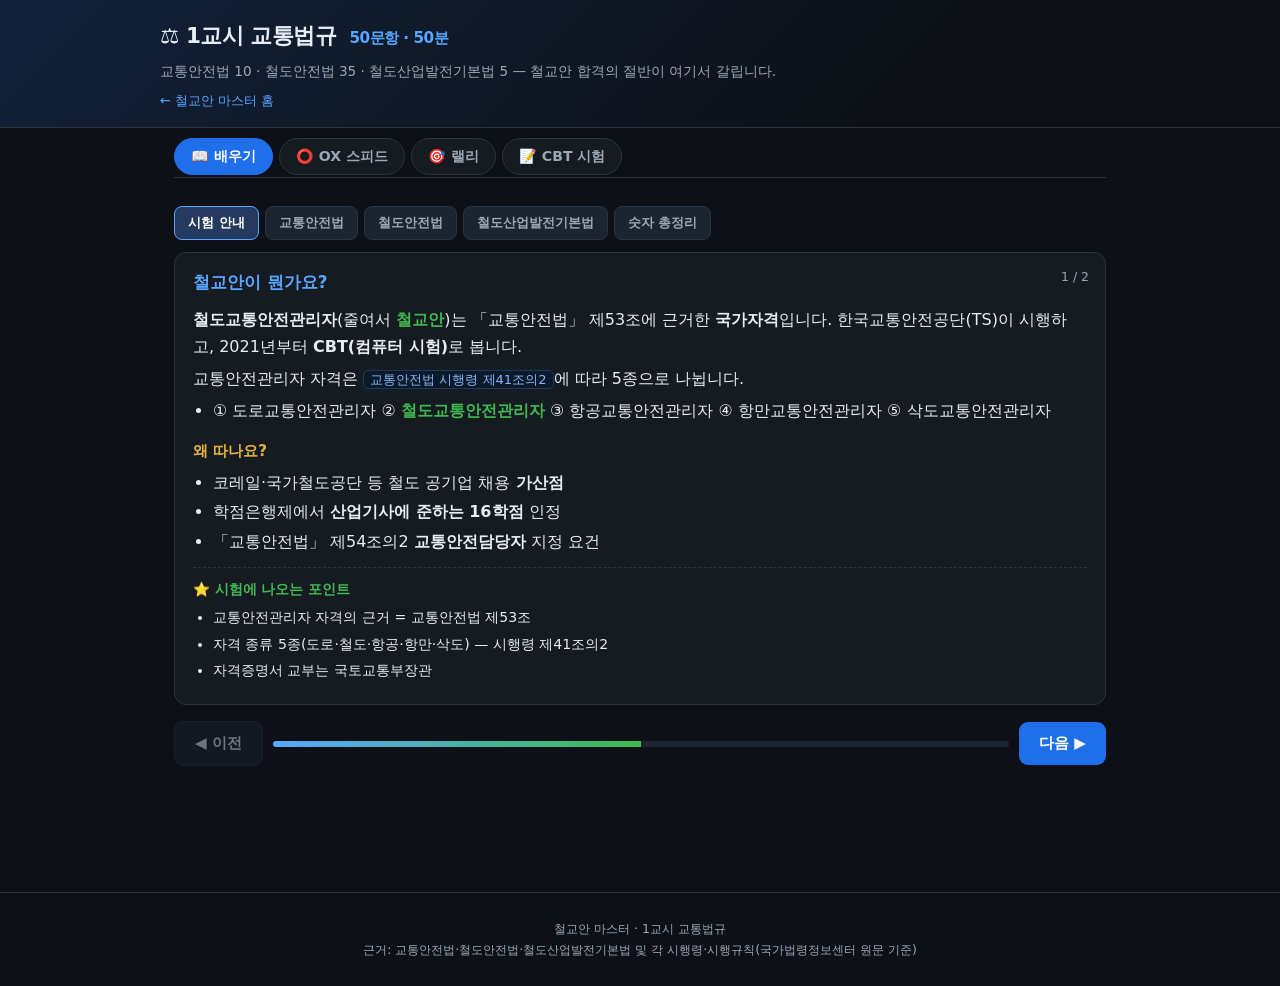
<file: law.html>
<!DOCTYPE html>
<html lang="ko">
<head>
<meta charset="utf-8">
<!-- 수업용 「모두 같은 문제」 — ?fix=1 로 열면 문제·보기 순서가 고정됩니다 -->
<script src="https://hongyul67-cpu.github.io/links/fixorder.js"></script>
<meta name="viewport" content="width=device-width,initial-scale=1">
<title>1교시 교통법규 — 철교안 마스터</title>
<link rel="stylesheet" href="core.css">
<script src="https://hongyul67-cpu.github.io/links/collector.js" data-tool="철교안 - 교통법규"></script>
<script src="https://hongyul67-cpu.github.io/links/rank.js" data-tool="철도교통안전관리자" data-pace="self"></script>
<script>
/* ── 철교안 마스터 — 랭킹전 + 생기부 키워드 ──
   · 랭킹: 같은 data-tool 을 쓰는 도구끼리 RP(랭크 포인트)가 하나로 쌓인다.
   · 생기부: 제출할 때 활동명·도전횟수·계급이 자동으로 얹혀 키워드·문장 초안이 만들어진다. */
(function(){
  var MODE_NAME = '철도교통안전관리자 — 교통법규';
  var TRY_KEY   = 'try_cgm';

  function bumpTry(m){
    var d={}; try{ d=JSON.parse(localStorage.getItem(TRY_KEY))||{}; }catch(e){}
    d[m]=(d[m]||0)+1;
    try{ localStorage.setItem(TRY_KEY, JSON.stringify(d)); }catch(e){}
    return d[m];
  }
  /* 도구마다 화면 구조가 달라, 계급은 화면 구석 배지로 공통 표시한다 */
  function paintBadge(){
    if(!window.Rank || !document.body) return;
    var el=document.getElementById('rk-badge');
    if(!el){
      el=document.createElement('div'); el.id='rk-badge';
      el.style.cssText='position:fixed;right:10px;bottom:10px;z-index:9998;'
        +'font-size:11.5px;opacity:.9;pointer-events:none';
      document.body.appendChild(el);
    }
    try{ el.innerHTML=Rank.badge(); }catch(e){}
  }

  window.RankKit = {
    mode: MODE_NAME,
    /* 채점이 끝난 지점에서 호출 — RP 정산 + 승급 연출 */
    award: function(pct, mode){
      if(mode) window.RankKit.lastMode = mode;
      if(!window.Rank) return null;
      var rk=null;
      try{ rk=Rank.award(pct, {mode: mode||MODE_NAME}); }catch(e){}
      paintBadge();
      if(rk && rk.tierUp && window.FX){
        try{ FX.banner({icon:rk.tierAfter.icon, title:rk.tierAfter.name+' 승급!',
                        sub:rk.after+' RP · '+rk.tierAfter.full, stars:3}); }catch(e){}
      }
      return rk;
    }
  };
  if(document.readyState==='loading') document.addEventListener('DOMContentLoaded', paintBadge);
  else paintBadge();


  /* 생기부 — 제출 payload 에 활동명·도전횟수·계급을 자동으로 붙인다 */
  var t=setInterval(function(){
    if(!window.ResultCollector) return;
    clearInterval(t);
    if(ResultCollector.__kit) return;
    ResultCollector.__kit=1;
    var orig=ResultCollector.open;
    ResultCollector.open=function(p){
      p=p||{};
      var m=p.mode||window.RankKit.lastMode||MODE_NAME;
      p.mode=m;
      if(p.retry===undefined) p.retry=bumpTry(m);
      if(p.tier===undefined && window.Rank){ try{ p.tier=Rank.get().tier.full; }catch(e){} }
      return orig.call(this,p);
    };
  }, 60);
})();
</script>
<script src="https://hongyul67-cpu.github.io/links/fx.js"></script>
</head>
<body>

<header class="top"><div class="inner">
  <h1>⚖️ 1교시 교통법규 <span class="sub">50문항 · 50분</span></h1>
  <p>교통안전법 10 · 철도안전법 35 · 철도산업발전기본법 5 — 철교안 합격의 절반이 여기서 갈립니다.</p>
  <a class="homelink" href="index.html">← 철교안 마스터 홈</a>
</div></header>

<div class="wrap">
<nav class="tabs">
  <button class="on" data-tab="p-learn">📖 배우기</button>
  <button data-tab="p-ox">⭕ OX 스피드</button>
  <button data-tab="p-rally">🎯 랠리</button>
  <button data-tab="p-exam">📝 CBT 시험</button>
</nav>

<!-- 배우기 -->
<section class="page on" id="p-learn">
  <div class="secpick" id="learnPick"></div>
  <div id="learnHost"></div>
</section>

<!-- OX -->
<section class="page" id="p-ox">
  <div id="oxStart">
    <div class="card">
      <h3>⭕ OX 스피드</h3>
      <p>법조문 문장을 O/X로 판단합니다. 조문 숫자(기간·연령·금액)를 몸에 익히는 게 목적이에요.</p>
      <div class="btnrow"><button class="btn go" id="oxGo">시작하기</button></div>
    </div>
  </div>
  <div id="oxPlay" style="display:none">
    <div class="card oxwrap">
      <div class="stat"><span>진행 <b id="oxProg">0/0</b></span><span>정답 <b id="oxScore">0</b></span></div>
      <div class="oxq" id="oxQ"></div>
      <div class="oxbtns"><button class="o">O</button><button class="x">X</button></div>
      <div class="why" id="oxWhy" style="display:none"></div>
    </div>
  </div>
</section>

<!-- 랠리 -->
<section class="page" id="p-rally">
  <div id="rlSetup">
    <div class="card">
      <h3>🎯 법령별 랠리</h3>
      <p>법령을 골라 20문항씩 풀며 바로 해설을 봅니다. 틀린 문제는 끝에 오답노트로 모입니다.</p>
      <div class="secpick" id="rlPick"></div>
    </div>
  </div>
  <div id="rlPlay" style="display:none"></div>
</section>

<!-- 시험 -->
<section class="page" id="p-exam">
  <div id="exSetup">
    <div class="card">
      <h3>📝 1교시 모의 CBT</h3>
      <p>실제 1교시와 같은 <b>50문항 / 50분</b>입니다. 출제 비중은 <b>공단 시험안내(2026)</b> 기준으로 맞췄습니다.</p>
      <table class="t"><tr><th>법령</th><th>문항</th></tr>
        <tr><td>교통안전법</td><td>10</td></tr>
        <tr><td>철도안전법</td><td><b>35</b></td></tr>
        <tr><td>철도산업발전기본법</td><td>5</td></tr></table>
      <p class="muted">내 최고점: <b id="bestScore">-</b></p>
      <div class="btnrow">
        <button class="btn go" id="ex50">50문항 실전 (50분)</button>
        <button class="btn ghost" id="ex20">20문항 짧게 (무제한)</button>
      </div>
    </div>
  </div>
  <div id="exPlay" style="display:none"></div>
  <div id="exResult" style="display:none"></div>
</section>
</div>

<footer class="ft">철교안 마스터 · 1교시 교통법규<br>근거: 교통안전법·철도안전법·철도산업발전기본법 및 각 시행령·시행규칙(국가법령정보센터 원문 기준)</footer>

<script src="https://hongyul67-cpu.github.io/links/fig.js"></script>
<script src="figs.js"></script>
<script src="core.js"></script>
<script>
window.DATA = {
tool:'철교안 - 교통법규', key:'law', title:'1교시 교통법규',

learn:[
/* ───────── 시험 안내 ───────── */
{sec:'시험 안내', title:'철교안이 뭔가요?', body:`
<p><b>철도교통안전관리자</b>(줄여서 <span class="hl">철교안</span>)는 「교통안전법」 제53조에 근거한 <b>국가자격</b>입니다. 한국교통안전공단(TS)이 시행하고, 2021년부터 <b>CBT(컴퓨터 시험)</b>로 봅니다.</p>
<p>교통안전관리자 자격은 <code class="law">교통안전법 시행령 제41조의2</code>에 따라 5종으로 나뉩니다.</p>
<ul>
<li>① 도로교통안전관리자 ② <span class="hl">철도교통안전관리자</span> ③ 항공교통안전관리자 ④ 항만교통안전관리자 ⑤ 삭도교통안전관리자</li>
</ul>
<h4>왜 따나요?</h4>
<ul>
<li>코레일·국가철도공단 등 철도 공기업 채용 <b>가산점</b></li>
<li>학점은행제에서 <b>산업기사에 준하는 16학점</b> 인정</li>
<li>「교통안전법」 제54조의2 <b>교통안전담당자</b> 지정 요건</li>
</ul>`,
keys:['교통안전관리자 자격의 근거 = 교통안전법 제53조','자격 종류 5종(도로·철도·항공·항만·삭도) — 시행령 제41조의2','자격증명서 교부는 국토교통부장관']},

{sec:'시험 안내', title:'시험 구성과 합격 기준', body:`
<div class="scrollx"><table class="t">
<tr><th>교시</th><th>과목</th><th>문항</th><th>시간</th></tr>
<tr><td>1교시</td><td><b>교통법규</b><br>(교통안전법·철도안전법·철도산업발전기본법)</td><td>50</td><td>50분</td></tr>
<tr><td rowspan="3">2교시</td><td>교통안전관리론</td><td>25</td><td rowspan="3">75분<br>(과목당 25분)</td></tr>
<tr><td>철도공학</td><td>25</td></tr>
<tr><td>선택 1과목<br>(열차운전 / 전기이론 / 철도신호)</td><td>25</td></tr>
</table></div>
<h4>합격 기준 — 두 조건을 <span class="hl2">동시에</span></h4>
<ul>
<li>① <b>과목당 40점 이상</b> (한 과목이라도 40점 미만이면 <span class="hl2">과락 = 불합격</span>)</li>
<li>② <b>전 과목 평균 60점 이상</b></li>
</ul>
<div class="notice"><b>중요</b> 학위·자격·경력으로 2~4과목은 면제받을 수 있어도, <b>1교시 교통법규는 절대 면제되지 않습니다</b>. 그래서 합격의 핵심이 법 과목입니다.</div>
<h4>1교시 안에서의 비중</h4>
<p>공단 시험안내 기준 <span class="num">교통안전법 10문제 / 철도안전법 35문제 / 철도산업발전기본법 5문제</span>입니다. <b>철도안전법이 압도적</b>이라 여기부터 잡아야 합니다. <span class="muted">※ 법규 간 1~3문항 범위에서 변동될 수 있습니다(총 50문항 고정).</span></p><h4>배점과 계산기</h4><ul><li>1교시는 <b>문항당 2점</b>(50문항×2점=100점), 2교시는 <b>문항당 4점</b>(25문항×4점=100점)</li><li><b>공학용 계산기 지참 가능</b> — 다만 시험 시작 전 초기화하거나 메모리카드를 빼야 합니다</li><li>교통법규는 <b>법·시행령·시행규칙을 모두</b> 포함하며, <b>시험시행일 기준으로 시행 중인 법령</b>에서 출제됩니다</li></ul>`,
keys:['과목당 40점 이상 + 평균 60점 이상 = 합격','1교시 교통법규는 면제 불가','철도안전법 비중이 가장 큼(35문항)']},

/* ───────── 교통안전법 ───────── */
{sec:'교통안전법', title:'목적과 용어 정의', body:`
<p><b>제1조(목적)</b> 교통안전에 관한 국가·지자체의 <b>의무·추진체계 및 시책</b>을 규정하고 이를 <b>종합적·계획적</b>으로 추진하여 교통안전 증진에 이바지.</p>
<h4>제2조 정의 — 자주 나오는 것만</h4>
<ul>
<li><b>교통수단</b>: 육상(차량)·수상(선박)·항공(항공기) 운송수단 전부. <span class="muted">철도차량·도시철도·궤도 용구도 "차량"에 포함</span></li>
<li><b>교통시설</b>: 도로·철도·궤도·항만·어항·수로·공항·비행장 등 + 교통안전표지·교통관제시설·항행안전시설</li>
<li><b>교통사업자</b>: ㉮ 교통수단운영자(철도사업자 등) ㉯ 교통시설설치·관리자 ㉰ 그 밖(제조사업자, 교육·연구기관)</li>
<li><b>지정행정기관</b>: 지도·감독하거나 법령을 관장하는 <b>중앙행정기관</b>(대통령령)</li>
<li><b>교통행정기관</b>: 지정행정기관의 장, 시·도지사, 시장·군수·구청장</li>
<li><b>교통사고</b>: 교통수단의 운행·항행·운항과 관련된 <b>사람의 사상 또는 물건의 손괴</b></li>
<li><b>교통수단안전점검</b>: <span class="hl">교통행정기관</span>이 소관 교통수단의 위험요인을 조사·점검·평가하는 활동</li>
<li><b>교통시설안전진단</b>: <span class="hl">교통안전진단기관</span>이 교통시설의 위험요인을 조사·측정·평가하는 활동</li>
</ul>
<div class="notice"><b>함정</b> "점검"은 <b>교통수단</b>을 <b>행정기관</b>이, "진단"은 <b>교통시설</b>을 <b>진단기관</b>이. 주체와 대상을 바꿔치기하는 문제가 단골입니다.</div>`,
keys:['교통수단안전점검 = 교통행정기관 + 교통수단','교통시설안전진단 = 교통안전진단기관 + 교통시설','교통사고 = 사람의 사상 또는 물건의 손괴']},

{sec:'교통안전법', title:'국가교통안전기본계획 체계', body:`
<div class="scrollx"><table class="t">
<tr><th>계획</th><th>수립자</th><th>주기</th><th>심의</th></tr>
<tr><td>국가교통안전<b>기본</b>계획</td><td>국토교통부장관</td><td><span class="num">5년</span></td><td>국가교통위원회</td></tr>
<tr><td>국가교통안전<b>시행</b>계획</td><td>국토교통부장관<br>(지정행정기관의 장이 소관별 안 제출)</td><td><span class="num">매년</span></td><td>국가교통위원회</td></tr>
<tr><td>시·도 교통안전기본계획</td><td>시·도지사</td><td><span class="num">5년</span></td><td>지방교통위원회</td></tr>
<tr><td>시·군·구 교통안전기본계획</td><td>시장·군수·구청장</td><td><span class="num">5년</span></td><td>시·군·구 교통안전위원회</td></tr>
<tr><td>지역교통안전시행계획</td><td>시·도지사 / 시장·군수·구청장</td><td><span class="num">매년</span></td><td>-</td></tr>
</table></div>
<h4>기본계획에 담기는 것 (제15조제2항)</h4>
<p>중·장기 종합정책방향 / 부문별 교통사고 발생현황·원인분석 / <b>교통수단·교통시설별 교통사고 감소목표</b> / 교통안전지식 보급 및 교통문화 향상목표 / 추진성과 분석·평가 / 부문별 추진전략 / <b>교통약자(고령자·어린이) 사고예방</b> / 연차별 세부추진계획·투자계획 / 교통안전시설 정비·확충 / 전문인력 양성 / 투자사업계획과 우선순위 / 지정행정기관별 연계·집행력 보완방안</p>
<h4>국회 보고 (제10조)</h4>
<p>정부는 <b>매년 정기국회 개회 전까지</b> 교통사고 상황, 기본계획·시행계획 추진상황 보고서를 국회에 제출.</p>`,
keys:['기본계획 5년 / 시행계획 매년','심의기구 = 국가교통위원회(국가통합교통체계효율화법 제106조)','국회 보고는 매년 정기국회 개회 전까지']},

{sec:'교통안전법', title:'교통안전관리규정 (제21조)', body:`
<p>대통령령으로 정하는 <b>교통시설설치·관리자 및 교통수단운영자</b>는 교통안전관리규정을 정해 <b>관할 교통행정기관에 제출</b>해야 합니다. 변경할 때도 같습니다.</p>
<h4>반드시 포함할 사항</h4>
<ol>
<li>교통안전의 <b>경영지침</b></li>
<li>교통안전 <b>목표 수립</b></li>
<li>교통안전 관련 <b>조직</b></li>
<li><b>교통안전담당자 지정</b>(제54조의2)</li>
<li><b>안전관리대책</b>의 수립 및 추진</li>
<li>그 밖에 대통령령으로 정하는 중요 사항</li>
</ol>
<h4>준수·확인·변경명령</h4>
<ul>
<li>제출자는 관리규정을 <b>준수</b>해야 한다(제2항)</li>
<li>교통행정기관은 준수 여부를 <b>확인하고 평가</b>해야 한다(제3항)</li>
<li>필요하면 <b>변경을 명할 수 있고</b>, 명령을 받으면 특별한 사유가 없는 한 따라야 한다(제4항)</li>
</ul>
<p class="muted">위반 시 <b>500만원 이하 과태료</b>(제65조제2항제1호).</p>`,
keys:['교통안전관리규정 = 제출처는 관할 교통행정기관','포함사항 6가지 중 "교통안전담당자 지정"이 자주 출제','미제출·미준수·변경명령 불이행 → 500만원 이하 과태료']},

{sec:'교통안전법', title:'교통수단안전점검 · 교통시설안전진단', body:`
<h4>교통수단안전점검 (제33조)</h4>
<ul>
<li>주체: <b>교통행정기관</b> / 방식: 주기적 또는 수시</li>
<li>저해요인 발견 시 개선대책 수립·시행, 교통수단운영자에게 <b>개선 권고</b></li>
<li>사업장 출입·검사는 <b>7일 전까지</b> 검사계획 통지 (증거인멸 우려 시 당일 통지 가능)</li>
<li>국토교통부장관은 대통령령 기준 이상의 교통사고가 나면 <b>반드시 점검을 실시해야</b> 한다(제6항)</li>
</ul>
<h4>교통시설안전진단 (제34조)</h4>
<ul>
<li>주체: <b>교통안전진단기관</b>(시·도지사에게 등록)</li>
<li>대상: 대통령령으로 정하는 일정 규모 이상의 <b>도로·철도·공항</b></li>
<li>시기: ① 설치 <b>전</b>(설치자) ② 사용 <b>개시 전</b>(설치·관리자) ③ 일정 기준 이상 교통사고 발생 시 <b>명령</b>에 따라</li>
<li><b>비용은 진단을 받는 자가 부담</b>(제46조), 산정기준은 국토교통부장관 고시</li>
<li>국토교통부장관은 부실진단 방지를 위해 <b>실시결과를 평가하여야</b> 한다(제45조)</li>
</ul>
<h4>교통안전진단기관 (제39조~제43조)</h4>
<ul>
<li><b>시·도지사에게 등록</b>, 등록증 발급</li>
<li>결격: 피성년후견인·피한정후견인 / 파산 미복권 / 이 법 위반 징역 실형 후 <b>2년</b> 미경과 / 집행유예 기간 중 / 등록취소 후 <b>2년</b> 미경과 / 임원 중 해당자 있는 법인</li>
<li><b>명의대여 금지</b>(제42조) → 위반 시 등록 <b>필요적 취소</b> + 2년 이하 징역 또는 2천만원 이하 벌금</li>
<li>6개월 이상 휴업·재개업·폐업 시 시·도지사에게 <b>신고</b></li>
</ul>`,
keys:['점검=행정기관/수단, 진단=진단기관/시설','진단기관 등록처는 시·도지사','진단 비용은 받는 자 부담','출입검사 사전통지 7일 전']},

{sec:'교통안전법', title:'교통사고 조사와 자료 보관', body:`
<h4>중대한 교통사고 (시행령 제36조)</h4>
<div class="quote">교통시설 또는 교통수단의 <b>결함</b>으로 <b>사망사고</b> 또는 <b>중상사고</b>가 발생했다고 추정되는 교통사고<br>※ <b>중상사고</b> = 의사의 최초진단 결과 <b>3주 이상</b>의 치료가 필요한 상해를 입은 사람이 있는 사고</div>
<h4>원인조사 (제50조)</h4>
<ul>
<li><b>교통시설</b> 결함 등 → 교통시설 관리 행정기관·교통행정기관이 <b>조사하여야 한다</b></li>
<li><b>교통수단 제작상 결함</b> 등 → 안전기준을 관장하는 <b>지정행정기관의 장</b>이 조사<b>할 수 있다</b></li>
<li>교통행정기관등은 지난 <b>3년간</b> 사고를 기준으로 <b>누적지점·구간</b> 자료를 보관·관리</li>
</ul>
<h4>재발방지 권고 (제49조)</h4>
<ul>
<li>권고를 받은 관계행정기관의 장은 <b>30일 이내</b>에 이행계획서 제출</li>
<li>이행할 필요가 없다고 판단하면 <b>30일 이내</b>에 이유를 문서로 통보</li>
</ul>
<h4>자료 보관 (제51조 · 시행령 제38조)</h4>
<p>교통사고관련자료등은 <b>교통사고가 발생한 날부터 <span class="num">5년간</span></b> 보관·관리. 보관 의무자에는 한국교통안전공단, 한국도로교통공단, 한국도로공사, 손해보험회사, 여객자동차운송사업자, 공제조합, 화물자동차 연합회 등이 있습니다.</p>`,
keys:['중상 = 최초진단 3주 이상 치료','교통사고관련자료 보관 5년','누적지점·구간은 지난 3년 기준','재발방지 권고 이행계획서 30일 이내']},

{sec:'교통안전법', title:'교통안전관리자 자격 (제53조·제54조)', body:`
<h4>자격 취득</h4>
<ul>
<li>국토교통부장관이 시험 시행 → 합격자에게 <b>교통안전관리자 자격증명서 교부</b></li>
<li>시험은 <b>필기</b>로 실시(시행령 제42조), 시험과목은 시행령 별표 6</li>
<li>일부 면제 대상: ① 국가기술자격법 등 관련 분야 자격 취득자 ② 대통령령 실무경험 + 국토교통부령 교육·훈련 이수자 ③ <b>석사학위 이상</b> 취득자</li>
</ul>
<h4>결격사유 (제53조제3항)</h4>
<ol>
<li>피성년후견인 또는 피한정후견인</li>
<li><b>금고 이상의 실형</b>을 선고받고 집행종료·면제된 날부터 <b>2년</b> 미경과</li>
<li>금고 이상의 형의 <b>집행유예</b> 기간 중</li>
<li>자격 <b>취소처분</b>을 받은 날부터 <b>2년</b> 미경과</li>
</ol>
<h4>부정행위 (제53조의2)</h4>
<p>부정한 방법으로 응시하거나 시험에서 부정행위 → 시험 정지·무효, 그 처분일부터 <b>2년간</b> 응시 제한.</p>
<h4>자격 취소·정지 (제54조) — 처분권자는 <span class="hl2">시·도지사</span></h4>
<ul>
<li><b>반드시 취소</b>: ① 결격사유 해당 ② 거짓·부정한 방법으로 자격 취득</li>
<li><b>취소 또는 1년 이내 정지</b>: 직무 수행 중 <b>고의 또는 중대한 과실</b>로 교통사고를 발생하게 한 때</li>
</ul>
<div class="notice"><b>함정</b> 자격을 <b>주는</b> 사람은 국토교통부장관, 자격을 <b>뺏는</b> 사람은 <b>시·도지사</b>입니다.</div>`,
keys:['자격 부여=국토교통부장관 / 취소·정지=시·도지사','결격·부정취득은 필요적 취소','고의·중과실 사고는 취소 또는 1년 이내 정지','부정행위자 2년간 응시 제한']},

{sec:'교통안전법', title:'교통안전담당자 (제54조의2)', body:`
<p>대통령령으로 정하는 교통시설설치·관리자 및 교통수단운영자는 다음 사람을 <b>교통안전담당자로 지정</b>해 직무를 수행하게 해야 합니다.</p>
<ol>
<li><b>교통안전관리자 자격</b> 취득자 ← 철교안을 따는 실무적 이유</li>
<li>대통령령으로 정하는 자격을 갖춘 사람 = 산업안전보건법상 <b>안전관리자</b>, 국토교통부장관이 인정하는 민간자격 소지자</li>
</ol>
<h4>직무 (시행령 제44조의2)</h4>
<ol>
<li>교통안전관리규정의 시행 및 그 <b>기록의 작성·보존</b></li>
<li>운행·운항 또는 교통시설 운영·관리 관련 <b>안전점검의 지도·감독</b></li>
<li>교통시설 조건 및 <b>기상조건</b>에 따른 안전 운행등에 필요한 조치</li>
<li>운전자등의 <b>근무상태 파악</b> 및 교통안전 교육·훈련 실시</li>
<li>교통사고 <b>원인 조사·분석 및 기록 유지</b></li>
<li><b>운행기록장치 및 차로이탈경고장치</b> 등의 점검·관리</li>
</ol>
<h4>요청 권한 (시행령 제44조의2제3항)</h4>
<p>필요하면 ① 운행계획 변경 ② 교통수단 정비 ③ <b>승무계획 변경</b> ④ 안전 시설·장비 설치·보완 ⑤ 위반 운전자 <b>징계 건의</b>를 요청. 시간적 여유가 없으면 <b>직접 조치 후 보고</b>.</p>
<h4>교육 (시행령 제44조의3)</h4>
<ul>
<li><b>신규교육</b>: 직무 시작일부터 <b>6개월 이내 1회</b></li>
<li><b>보수교육</b>: 직무 시작일이 속하는 연도 기준 <b>2년마다 1회</b></li>
<li>지정해지·퇴직 시 <b>30일 이내</b>에 다른 담당자 지정</li>
</ul>`,
keys:['신규교육 6개월 이내 1회 / 보수교육 2년마다 1회','퇴직·해지 후 30일 이내 재지정','직무 6가지 — 특히 기록 작성·보존, 근무상태 파악, 운행기록장치 관리']},

{sec:'교통안전법', title:'심의기구와 그 밖의 제도', body:`
<h4>교통안전 심의기구 (제12조·제13조)</h4>
<div class="scrollx"><table class="t">
<tr><th>범위</th><th>심의기구</th><th>근거</th></tr>
<tr><td>국가 주요 정책, <b>국가교통안전기본계획·시행계획</b></td><td><b>국가교통위원회</b></td><td>국가통합교통체계효율화법 제106조</td></tr>
<tr><td>시·도 정책, <b>시·도교통안전기본계획</b></td><td><b>지방교통위원회</b></td><td>같은 법 제110조</td></tr>
<tr><td>시·군·구 정책, <b>시·군·구교통안전기본계획</b></td><td><b>시·군·구 교통안전정책심의위원회</b><br>(위원장 = <b>시장·군수·구청장</b>)</td><td>교통안전법 제13조</td></tr>
</table></div>
<div class="notice"><b>주의</b> 철도안전법의 <b>철도안전 종합계획</b>은 <b>철도산업위원회</b>가 심의합니다. 세 위원회를 바꿔치기하는 문제가 자주 나옵니다.</div>
<h4>교통안전 특별실태조사 (제33조의2)</h4>
<ul>
<li>주체: <b>지정행정기관의 장</b> / 대상: 교통사고가 자주 발생하는 등 <b>교통안전이 취약한 시·군·구</b></li>
<li>결과에 따라 관할 교통행정기관에 <b>교통체계 개선을 권고</b> → 권고받은 기관은 <b>이행계획서 제출</b>, 이후 <b>이행결과보고서</b> 제출</li>
<li>예산 범위에서 개선권고 이행에 필요한 <b>재원 지원 가능</b></li>
</ul>
<h4>교통안전 우수사업자 지정 (제35조의2)</h4>
<ul>
<li><b>국토교통부장관</b>이 교통사고 감소에 기여한 <b>교통수단운영자</b>를 지정</li>
<li>혜택: <b>교통수단안전점검 면제</b> 등</li>
<li>취소: 거짓·부정 지정은 <b>반드시 취소</b>, 기준 이상 교통사고를 일으키면 취소 가능</li>
</ul>
<h4>교통안전 전문교육 (제56조의3)</h4>
<p>교통행정기관의 교통안전 담당 <b>공무원</b>, <b>교통시설설치·관리자의 직원</b>, <b>운행제한단속원</b>은 국토교통부장관이 실시하는 전문교육을 <b>정기적으로</b> 받아야 합니다. 교통안전담당자 교육을 받았으면 전부 또는 일부 면제 가능.</p>
<h4>단지내도로의 교통안전 (제57조의3)</h4>
<ul>
<li><b>단지내도로</b> = 공동주택단지·학교 등에 설치되는 통행로로서 <b>도로교통법상 도로가 아닌 것</b></li>
<li>설치·관리자는 <b>통행방법을 정하고 게시</b>, <b>단지내교통안전시설</b>을 설치·관리</li>
<li><b>시장·군수·구청장</b>이 실태점검 가능(접속구간 포함), 타인 토지 출입 점검은 <b>1개월 전까지</b> 통지</li>
<li>중대한 사고가 발생하면 <b>시장·군수·구청장에게 통보</b> → 위반 시 500만원 이하 과태료</li>
</ul>
<h4>교통안전체험 연구·교육시설 (제56조)</h4>
<p>교통행정기관의 장이 설치·운영할 수 있으며, 어린이·노인·장애인 <b>교통안전 체험 교육시설</b>은 국가등이 재정 지원할 수 있습니다.</p>`,
keys:['국가교통위원회 / 지방교통위원회 / 시·군·구교통안전위원회','철도안전 종합계획 심의는 철도산업위원회(구분!)','특별실태조사 주체 = 지정행정기관의 장','우수사업자 혜택 = 교통수단안전점검 면제','단지내도로 = 도로교통법상 도로가 아닌 통행로']},

{sec:'교통안전법', title:'운행기록장치·교통문화지수·벌칙', body:`
<h4>운행기록장치 (제55조)</h4>
<ul>
<li>장착 의무자: 여객자동차 운송사업자, 화물자동차 운송(가맹)사업자, <b>어린이통학버스</b> 운영자</li>
<li>기록을 대통령령 기간 동안 <b>보관</b>하고 교통행정기관 요청 시 제출. <b>임의 조작 금지</b></li>
<li>분석결과로 <b>불리한 제재·처벌 금지</b>. 다만 ① 교통수단안전점검 실시 ② 개선 권고 ③ <b>최소휴게시간·연속근무시간·속도제한장치 무단해제</b> 확인은 가능</li>
<li>미장착·조작 → <b>1천만원 이하 과태료</b> / 미보관·미제출 → 500만원 이하</li>
</ul>
<h4>중대 교통사고자 교육 (제56조의2)</h4>
<p>여객·화물 차량 운전자가 중대 교통사고를 일으키면 <b>교통안전 체험교육</b>이 포함된 교육을 받아야 합니다.</p>
<h4>교통문화지수 (제57조)</h4>
<p><b>지정행정기관의 장</b>이 국민의 교통안전의식·교통문화 수준을 객관적으로 측정하는 지수를 개발·조사·작성하고 결과를 공표할 수 있습니다.</p>
<h4>벌칙 정리</h4>
<div class="scrollx"><table class="t">
<tr><th>내용</th><th>처벌</th></tr>
<tr><td>미등록 진단업무 수행 / 부정등록 / <b>명의대여</b> / 영업정지 중 업무 / <b>비밀누설</b></td><td>2년 이하 징역 또는 2천만원 이하 벌금</td></tr>
<tr><td>사고 후 진단 미실시·거짓보고서, <b>운행기록장치 미장착·조작</b>, 차로이탈경고장치 미장착</td><td>1천만원 이하 과태료</td></tr>
<tr><td>교통안전관리규정 미제출·미준수, 점검 거부, <b>교통안전담당자 미지정</b>, 자료 미보관</td><td>500만원 이하 과태료</td></tr>
</table></div>`,
keys:['운행기록장치 미장착 = 1천만원 이하 과태료','교통안전담당자 미지정 = 500만원 이하 과태료','비밀누설 = 2년 이하 징역/2천만원 이하 벌금','교통문화지수 조사 주체 = 지정행정기관의 장']},

/* ───────── 철도안전법 ───────── */
{sec:'철도안전법', title:'목적과 용어 정의 (제1조·제2조)', body:`
<p><b>제1조(목적)</b> 철도안전을 확보하기 위하여 필요한 사항을 규정하고 <b>철도안전 관리체계를 확립</b>함으로써 <b>공공복리의 증진</b>에 이바지.</p>
<div class="notice"><b>비교 암기</b> 교통안전법 목적은 "교통안전 증진", 철도산업발전기본법은 "국민경제의 발전", <b>철도안전법은 "공공복리의 증진"</b>입니다. 목적 조문 바꿔치기가 단골 문제!</div>
<h4>정의 (제2조)</h4>
<ul>
<li><b>열차</b>: 선로를 운행할 목적으로 <b>철도운영자가 편성</b>하여 <b>열차번호를 부여</b>한 철도차량</li>
<li><b>선로</b>: 철도차량을 운행하기 위한 <b>궤도</b>와 이를 받치는 <b>노반 또는 인공구조물</b></li>
<li><b>철도용품</b>: 철도시설 및 철도차량 등에 사용되는 부품·기기·장치</li>
<li><b>철도차량정비</b>: 철도차량(부품·기기·장치 포함)을 점검·검사, 교환 및 수리하는 행위</li>
<li><b>철도차량정비기술자</b>: 자격·경력·학력을 갖추어 국토교통부장관의 <b>인정</b>을 받은 사람</li>
<li>철도·철도시설·철도운영·철도차량의 정의는 <b>철도산업발전기본법을 그대로 인용</b></li>
</ul>
<h4>철도종사자 (제2조제10호)</h4>
<p>운전업무종사자 / 관제업무종사자 / 여객승무원 / 여객역무원 / <b>작업책임자</b> / <b>철도운행안전관리자</b> / 그 밖에 대통령령으로 정하는 사람</p>
<p class="muted">시행령 제3조 — ① 사고 현장 조사·수습·복구 ② 작업 현장감독 ③ 순회점검·경비 ④ <b>정거장에서 신호기·선로전환기·조작판 취급 또는 열차 조성</b> ⑤ <b>전력 원격제어장치 운영</b> ⑥ 철도경찰 사무 국가공무원 ⑦ <b>철도차량·철도시설의 점검·정비</b> 종사자</p>`,
keys:['철도안전법 목적 = 공공복리의 증진','열차 = 철도운영자가 편성 + 열차번호 부여','철도종사자에 철도경찰·전력원격제어·정비 종사자도 포함']},

{sec:'철도안전법', title:'철도사고 · 준사고 · 운행장애', body:`
<h4>철도사고 (시행규칙 제1조의2)</h4>
<ul>
<li><b>철도교통사고</b>(운행 관련) — 충돌사고 / <b>탈선사고</b> / 열차화재사고 / 기타철도교통사고
<p class="muted">충돌사고의 "장애물"에서 <b>동물 및 조류는 제외</b>합니다.</p></li>
<li><b>철도안전사고</b>(시설관리 관련) — 철도화재사고 / 철도시설파손사고 / 기타철도안전사고
<p class="muted">단, <b>자연재난으로 인한 사고는 제외</b>.</p></li>
</ul>
<h4>철도준사고 (시행규칙 제1조의3) — 사고로 이어질 뻔한 것</h4>
<ol>
<li>운행허가를 받지 않은 구간으로 열차가 주행</li>
<li>선로에 장애가 있는데 <b>진행 지시 신호가 표시</b>된 경우</li>
<li>열차·차량이 <b>승인 없이 정지신호를 지난</b> 경우</li>
<li>역과 역 사이로 <b>미끄러진</b> 경우</li>
<li>공사·보수작업 시행 구간으로 열차가 주행</li>
<li>레일 파손 / 허용범위를 벗어난 <b>선로 뒤틀림</b></li>
<li>차륜·차축·<b>차축베어링</b> 균열 등 고장</li>
<li>차량에서 <b>위험물·위해물품 누출</b></li>
</ol>
<h4>운행장애 (시행규칙 제1조의4)</h4>
<ul>
<li><b>관제의 사전승인 없는 정차역 통과</b></li>
<li>운행 지연 — 고속열차·전동열차 <span class="num">20분</span> / 일반여객열차 <span class="num">30분</span> / 화물열차·기타열차 <span class="num">60분</span> 이상</li>
</ul>
<div class="notice"><b>단골 함정</b> "관제의 사전승인 없는 정차역 통과"는 철도<b>사고</b>가 아니라 <b>운행장애</b>입니다.</div>`,
keys:['운행장애 지연기준 20/30/60분','정차역 무단통과 = 운행장애','정지신호 무단통과 = 준사고','충돌사고의 장애물에서 동물·조류 제외']},

{sec:'철도안전법', title:'종합계획과 안전관리체계', body:`
<h4>철도안전 종합계획 (제5조)</h4>
<ul>
<li>국토교통부장관이 <b>5년마다</b> 수립 → <b>철도산업위원회</b> 심의 → <b>관보 고시</b></li>
<li>수립 전 관계 중앙행정기관의 장 및 철도운영자등과 <b>협의</b></li>
<li>경미한 변경(시행령 제4조): 총사업비 <b>100분의 10 이내</b> 변경 등은 심의 생략</li>
</ul>
<h4>시행계획 (제6조 · 시행령 제5조)</h4>
<ul>
<li>국토교통부장관·시·도지사·철도운영자등이 <b>연차별</b> 수립·추진</li>
<li>다음 연도 시행계획은 <b>매년 10월 말까지</b>, 전년도 추진실적은 <b>매년 2월 말까지</b> 제출</li>
</ul>
<h4>안전관리체계 승인 (제7조)</h4>
<p>철도운영자등(<b>전용철도 운영자 제외</b>)은 <b>인력·시설·차량·장비·운영절차·교육훈련·비상대응계획</b> 등 유기적 체계를 갖춰 <b>국토교통부장관의 승인</b>을 받아야 합니다. 변경 시 변경승인(경미한 사항은 신고). 전용철도 운영자는 <b>자체적으로</b> 갖추고 유지.</p>
<h4>유지·검사 (제8조 · 시행규칙 제6조)</h4>
<ul>
<li><b>정기검사</b>: <span class="num">1년마다 1회</span> — 검사 시행 <b>7일 전까지</b> 검사계획 통보</li>
<li><b>수시검사</b>: 사고·운행장애 발생(우려) 시</li>
<li>시정조치명령을 받으면 <b>14일 이내</b> 시정조치계획서 제출</li>
</ul>
<h4>승인 취소·과징금 (제9조·제9조의2)</h4>
<ul>
<li>취소 또는 <b>6개월 이내</b> 업무제한·정지. 단 <b>거짓·부정한 방법으로 승인</b>받은 경우는 <b>반드시 취소</b></li>
<li>업무제한·정지가 공익을 해칠 우려가 있으면 갈음하여 <b><span class="num">30억원</span> 이하 과징금</b></li>
<li>과징금 통지받으면 <b>20일 이내</b> 납부</li>
</ul>
<p class="muted">그 밖에 <b>안전관리 수준평가</b>(제9조의3, 매년 3월말까지 서면평가) → 결과에 따라 <b>철도안전 우수운영자 지정</b>(제9조의4).</p>`,
keys:['종합계획 5년 + 철도산업위원회 심의','정기검사 1년마다 1회, 7일 전 통보','시정조치계획서 14일 이내','과징금 30억원 이하 / 납부 20일 이내']},

{sec:'철도안전법', title:'운전면허 ① 종류·결격·검사', body:`
<h4>면허와 종류 (제10조 · 시행령 제11조)</h4>
<ul>
<li>철도차량을 운전하려면 국토교통부장관의 <b>운전면허</b>. <b>철도차량의 종류별</b>로 받습니다.</li>
<li>6종: <b>고속철도차량 / 제1종 전기차량 / 제2종 전기차량 / 디젤차량 / 철도장비 / 노면전차</b></li>
<li><b>노면전차</b>를 운전하려면 철도차량 운전면허 <b>외에</b> 도로교통법상 운전면허(연습면허 제외)도 필요</li>
</ul>
<h4>결격사유 (제11조)</h4>
<ol>
<li><span class="hl2">19세 미만</span>인 사람</li>
<li>운전상 위험·장해를 일으킬 수 있는 <b>정신질환자 또는 뇌전증환자</b>(대통령령)</li>
<li><b>약물(마약류·환각물질) 또는 알코올 중독자</b>(대통령령)</li>
<li><b>두 귀의 청력 또는 두 눈의 시력을 완전히 상실</b>한 사람</li>
<li>운전면허가 <b>취소된 날부터 2년</b>이 지나지 않았거나 효력정지기간 중</li>
</ol>
<h4>신체검사 (제12조·제13조)</h4>
<p>국토교통부장관이 실시. 실시 의료기관은 <b>의원 · 병원 · 종합병원</b>(의료법). <span class="muted">치과·한방병원·요양병원 등은 아닙니다.</span></p>
<h4>운전적성검사 (제15조)</h4>
<ul>
<li><b>불합격</b>자 → 검사일부터 <b>3개월</b>간 재검사 불가</li>
<li>검사 과정에서 <b>부정행위</b> → 검사일부터 <b>1년</b>간 불가</li>
<li>운전적성검사기관 지정취소 사유 = 거짓·부정 지정, 업무정지 중 업무(→필요적 취소), 지정기준 미달, 정당한 사유 없는 거부, 거짓 판정서 발급</li>
</ul>
<p class="muted">응시원서 첨부: 신체검사 판정서(<b>2년 이내</b>), 운전적성검사 판정서(<b>10년 이내</b>), 교육훈련 수료증명서.</p>`,
keys:['결격 = 19세 미만 / 취소 후 2년','적성검사 불합격 3개월, 부정행위 1년','신체검사 기관 = 의원·병원·종합병원','신체검사 판정서 2년, 적성검사 판정서 10년 이내']},

{sec:'철도안전법', title:'운전면허 ② 시험·갱신·취소', body:`
<h4>운전면허시험 (제17조 · 시행규칙 제24조)</h4>
<ul>
<li>순서: <b>신체검사 · 운전적성검사 합격 → 운전교육훈련 이수 → 운전면허시험 응시</b></li>
<li>면허 종류별로 <b>필기시험 + 기능시험</b>. 기능시험은 필기 합격자만, 실제차량 또는 <b>모의운전연습기</b>로 시행</li>
<li>필기 합격의 효력: 합격한 날부터 <b>2년이 되는 날이 속하는 해의 12월 31일</b>까지</li>
</ul>
<h4>갱신 (제19조)</h4>
<ul>
<li>운전면허 유효기간 <span class="num">10년</span></li>
<li>갱신 요건: ① 신청일 전 <b>10년 이내</b> 운전업무 종사경력(또는 동등 이상 경력) ② 국토교통부령 교육훈련 이수</li>
<li>갱신을 안 받으면 유효기간 만료일 다음 날부터 <b>효력 정지</b> → 그 후 <b>6개월</b>(시행령 제19조) 내에도 갱신하지 않으면 <b>효력 상실</b></li>
<li>실효된 날부터 <b>3년 이내</b>에 같은 종류를 다시 취득하면 절차 일부 면제(교육훈련 면제 / 경력 없으면 교육훈련+<b>필기시험</b> 면제)</li>
</ul>
<h4>취소·정지 (제20조)</h4>
<p>취소 또는 <b>1년 이내</b> 효력정지. 다음 4가지는 <span class="hl2">반드시 취소</span>:</p>
<ol>
<li>거짓·부정한 방법으로 운전면허를 받았을 때</li>
<li>결격사유 제2호~제4호(정신질환·약물·청력/시력 상실)에 해당하게 된 때</li>
<li><b>효력정지기간 중 운전</b>했을 때</li>
<li>운전면허증을 <b>다른 사람에게 빌려주었을 때</b></li>
</ol>
<p>그 밖에 고의·중과실 사고, 음주·약물 운전, 확인·검사 거부 등은 취소 또는 정지. 처분 통지를 받으면 <b>15일 이내</b>에 면허증 반납(미반납 300만원 이하 과태료).</p>
<h4>실무수습 (제21조)</h4>
<p>운전업무 종사 전 실무수습 이수 필수. 무면허·실무수습 미이수자를 종사시키면 철도운영자도 처벌(1년 이하 징역 또는 1천만원 이하 벌금).</p>`,
keys:['면허 유효기간 10년, 정지 후 6개월 내 미갱신 시 실효','실효 후 3년 이내 재취득 시 절차 일부 면제','필요적 취소 4가지','면허증 반납 15일 이내']},

{sec:'철도안전법', title:'관제자격증명과 철도종사자 관리', body:`
<h4>관제자격증명 (제21조의3~제21조의11)</h4>
<ul>
<li>관제업무 종사자는 <b>철도교통관제사 자격증명</b> 필요. 종류는 <b>도시철도 관제자격증명 / 철도 관제자격증명</b> 2가지(시행령 제20조의2)</li>
<li>결격·신체검사·적성검사·교육훈련·갱신·취소는 대부분 <b>운전면허 규정을 준용</b></li>
<li>관제교육훈련 일부 면제: 관련 교과목 이수자, 해당 업무 <b>5년 이상 경력자</b>, 다른 종류 관제자격 취득자</li>
<li>관제자격증명시험 일부 면제: <b>운전면허를 받은 사람</b></li>
</ul>
<h4>정기 신체검사·적성검사 (제23조 · 시행규칙 제40조·제41조)</h4>
<div class="scrollx"><table class="t">
<tr><th>구분</th><th>최초</th><th>정기</th><th>특별</th></tr>
<tr><td>신체검사</td><td>업무 수행 전</td><td><span class="num">2년마다</span><br>(만료일 전 3개월 이내)</td><td rowspan="2">사고를 일으키거나 질병 등으로<br>업무수행이 어렵다고 인정될 때</td></tr>
<tr><td>적성검사</td><td>업무 수행 전</td><td><span class="num">10년마다</span><br>(<b>50세 이상은 5년</b>, 만료일 전 12개월 이내)</td></tr>
</table></div>
<p>대상(시행령 제21조): <b>운전업무종사자 / 관제업무종사자 / 정거장에서 신호기·선로전환기·조작판을 취급하는 사람</b>. 불합격자는 그 업무에 종사시킬 수 없습니다.</p>
<h4>안전교육·직무교육 (제24조)</h4>
<p>철도운영자등·사업주는 고용한 철도종사자에게 <b>정기적으로 철도안전교육</b>을, 철도운영자등은 <b>직무교육</b>을 실시해야 합니다. 미실시 시 <b>500만원 이하 과태료</b>.</p>
<h4>철도차량정비기술자 (제24조의2~제24조의5)</h4>
<p>국토교통부장관의 <b>인정</b> → <b>철도차량정비경력증</b> 발급. 명의대여·경력증 대여 금지. 거짓·부정 인정, 자격기준 미달, <b>고의로 사고 원인 제공</b>은 <b>필요적 인정취소</b>, 경력증 대여·중과실 사고 원인 제공은 <b>1년의 범위에서 인정 정지</b>.</p>`,
keys:['신체검사 2년 / 적성검사 10년(50세 이상 5년)','관제자격증명 2종','정비기술자 고의 사고원인 제공 = 인정취소']},

{sec:'철도안전법', title:'철도차량 형식승인부터 정밀안전진단까지', body:`
<h4>흐름</h4>
<div class="quote"><b>형식승인</b>(설계) → <b>제작자승인</b>(품질관리체계) → <b>완성검사</b>(판매 전) → 운행 → <b>개조승인</b> → <b>정밀안전진단</b></div>
<ul>
<li><b>형식승인</b>(제26조): 국내 운행 철도차량을 제작·수입하려는 자가 <b>설계</b>에 대해 받음. 승인 안 받은 차량 <b>운행 금지</b>. 시험·연구·개발용, 수출용, 협약 면제, 사고복구 등 특수목적은 검사 면제 가능</li>
<li>형식승인이 <b>거짓·부정</b>으로 취소되면 <b>2년간</b> 동일 형식 재승인 불가</li>
<li><b>제작자승인</b>(제26조의3): 인력·설비·장비·기술·제작검사 등 <b>철도차량 품질관리체계</b> 심사. 결격에 피성년후견인, 파산 미복권, 징역 실형 후 2년 미경과 등</li>
<li><b>승계</b>(제26조의5): 양수·상속·합병 시 승계, <b>1개월 이내</b> 신고</li>
<li><b>완성검사</b>(제26조의6): 제작한 차량을 <b>판매하기 전</b>에 형식승인대로 제작됐는지 확인</li>
<li><b>개조</b>(제38조의2): 임의 개조 운행 금지, 개조승인(경미하면 신고). 적정 개조능력이 인정된 자가 작업해야 함</li>
<li><b>이력관리</b>(제38조의5): 제작·운용·정비·폐차 이력 관리. 미입력·<b>위변조</b>·무단 외부제공 금지</li>
<li><b>정비조직인증</b>(제38조의7): 철도차량정비를 하려는 자는 인력·설비·검사체계 기준을 갖춰 인증</li>
<li><b>정밀안전진단</b>(제38조의12): 제작 시점(<b>완성검사증명서 발급일</b>부터 기산)부터 일정기간·주행거리가 지나 노후된 차량은 일정기간마다 진단. 진단을 안 받았거나 결과가 부적합하면 <b>운행 금지</b></li>
</ul>
<h4>종합시험운행 (제38조)</h4>
<p>새로 건설하거나 개량한 노선은 <b>정상운행 전</b>에 종합시험운행을 하고 결과를 국토교통부장관에게 보고. 미실시·미보고 후 정상운행하면 <b>2년 이하 징역 또는 2천만원 이하 벌금</b>.</p>
<h4>표준화 (제34조)</h4>
<p>국토교통부장관은 안전·호환성 확보를 위해 표준규격을 정해 <b>권고</b>할 수 있습니다(한국산업표준이 있으면 그것을 따름).</p>`,
keys:['완성검사는 판매 전','형식승인 부정취소 시 2년간 재승인 불가','제작자승인 승계 신고 1개월 이내','정밀안전진단 기산점 = 완성검사증명서 발급일']},

{sec:'철도안전법', title:'운행안전 — 관제·영상기록·음주', body:`
<h4>철도교통관제 (제39조의2)</h4>
<p>철도차량을 운행하는 자는 국토교통부장관이 지시하는 <b>이동·출발·정지 등의 명령</b>과 운행 기준·방법·절차·순서에 따라야 합니다. 지시 불이행 시 1년 이하 징역 또는 1천만원 이하 벌금.</p>
<h4>영상기록장치 (제39조의3)</h4>
<ul>
<li>설치 대상: 동력차·객차, <b>승강장 등 역 구내</b>, 차량정비기지, 변전소 등 철도시설, <b>건널목</b></li>
<li>안내판 설치 등 인식 조치 필요. <b>운행기간 외 기록 금지</b>, 임의 조작·다른 곳 촬영 금지</li>
<li>이용·제공 허용 3가지: ① <b>교통사고 상황 파악</b> ② <b>범죄 수사·공소 제기·유지</b> ③ <b>법원의 재판업무</b></li>
<li>보관기간은 지침으로 정하되 <b>3일 이상</b>(시행규칙 제76조의3)</li>
</ul>
<h4>열차운행 일시 중지 (제40조)</h4>
<p>지진·태풍·폭우·폭설 등 천재지변이나 악천후, 그 밖에 중대한 장애 시 철도운영자가 중지할 수 있습니다. <b>철도종사자는 관제업무종사자에게 중지를 요청할 수 있고</b>, 요청받은 관제업무종사자는 특별한 사유가 없으면 <b>즉시 중지</b>해야 합니다. 요청한 종사자에게 <b>불이익 조치 금지</b>(고의·중과실 없으면 민사책임도 면제).</p>
<h4>음주 제한 (제41조) — 최다 출제</h4>
<div class="scrollx"><table class="t">
<tr><th>대상</th><th>기준</th></tr>
<tr><td>운전업무종사자 / 관제업무종사자 / <b>여객승무원</b></td><td>혈중알코올농도 <span class="num">0.02%</span> 이상</td></tr>
<tr><td>작업책임자 / 철도운행안전관리자 / 정거장에서 신호기·선로전환기·조작판 취급 또는 열차 조성 업무자</td><td>혈중알코올농도 <span class="num">0.03%</span> 이상</td></tr>
<tr><td>약물</td><td><b>양성</b> 판정</td></tr>
</table></div>
<p class="muted">철도차량·철도시설의 점검·정비 종사자도 음주·약물 상태 업무 금지 대상입니다. 확인·검사 <b>거부 금지</b>. 위반 시 3년 이하 징역 또는 3천만원 이하 벌금, 거부는 2년 이하/2천만원 이하.</p>
<h4>흡연 금지 (제40조의3)</h4>
<p>철도종사자(실무수습자 포함)는 업무 중 <b>열차 내 흡연 금지</b> → <b>100만원 이하 과태료</b>.</p>`,
keys:['음주 0.02% / 0.03% 대상 구분','영상기록 이용 허용 3가지','영상기록 보관 3일 이상','열차운행 중지 요청자에게 불이익 금지']},

{sec:'철도안전법', title:'철도 보호 — 위해물품·위험물·보호지구', body:`
<h4>위해물품 (제42조 · 시행규칙 제78조)</h4>
<p>무기·화약류·유해화학물질·인화성 높은 물질 등은 열차에서 <b>휴대·적재 금지</b>(허가받거나 특정 직무 수행 시 예외).</p>
<p>종류: 화약류 / 고압가스 / <b>인화성 액체</b>(밀폐식 인화점 <span class="num">60.5℃</span> 이하, 개방식 <span class="num">65.6℃</span> 이하) / 가연성 물질류(가연성고체·자연발화성·물과 반응해 인화성가스 발생) / 산화성 물질류(산화성물질·유기과산화물) / 독물류(독물·병독을 옮기기 쉬운 물질) / <b>방사성 물질</b>(kg당 <span class="num">74kBq</span>=g당 0.002μCi 이상) / 부식성 물질 / 마취성 물질 등</p>
<p class="muted">예외 직무: 철도특별사법경찰관리, 경찰관 직무 수행자, 경비업법상 경비원, <b>군용열차를 호송하는 군인</b>.</p>
<h4>위험물 (제43조·제44조)</h4>
<ul>
<li><b>운송위탁·운송 자체가 금지</b>되는 것: 점화류·점폭약류를 붙인 폭약, <b>니트로글리세린</b>, 건조한 기폭약, <b>뇌홍질화연</b>에 속하는 것 등</li>
<li>그 밖의 위험물은 국토교통부령에 따라 안전하게 <b>포장·적재·관리·운송</b></li>
<li>포장·용기는 국토교통부장관의 <b>안전성 검사</b> 합격 필요(제44조의2)</li>
<li>위험물취급자는 종사자에게 <b>위험물취급안전교육</b>을 받게 해야 함(제44조의3)</li>
</ul>
<h4>철도보호지구 (제45조)</h4>
<ul>
<li>범위: <b>철도경계선(가장 바깥쪽 궤도의 끝선)에서 <span class="num">30m</span> 이내</b>. <b>노면전차는 10m 이내</b></li>
<li>신고 대상 행위: ① 토지의 <b>형질변경 및 굴착</b> ② <b>토석·자갈·모래 채취</b> ③ 건축물의 신축·개축·증축 또는 인공구조물 설치 ④ <b>나무의 식재</b>(대통령령) ⑤ 그 밖에 대통령령 행위</li>
<li>노면전차 보호지구 <b>바깥쪽 경계선에서 20m 이내</b>의 굴착·인공구조물 설치도 신고</li>
<li>국토교통부장관·시·도지사는 금지·제한 명령, 시야 장애물 제거·붕괴 위해 제거·토사 제거 등 조치 명령 가능 → 손실은 <b>보상</b>(제46조)</li>
</ul>`,
keys:['보호지구 30m / 노면전차 10m / 노면전차 바깥 20m','인화점 60.5℃(밀폐)·65.6℃(개방)','운송 금지 위험물 = 니트로글리세린·뇌홍질화연 등','보호지구 신고 대상 5가지']},

{sec:'철도안전법', title:'금지행위와 사고 보고', body:`
<h4>여객열차에서의 금지행위 (제47조)</h4>
<ol>
<li>정당한 사유 없이 <b>여객출입 금지장소</b> 출입 <span class="muted">(시행규칙 제79조: <b>운전실·기관실·발전실·방송실</b>)</span></li>
<li>운행 중 <b>비상정지버튼</b>을 누르거나 <b>승강용 출입문</b>을 여는 등 장치·기구 조작</li>
<li>여객열차 <b>밖으로 물건을 던지는</b> 행위</li>
<li><b>흡연</b></li>
<li>철도종사자·여객에게 <b>성적 수치심</b>을 일으키는 행위</li>
<li>술·약물 복용 후 다른 사람에게 <b>위해</b>를 주는 행위</li>
<li>그 밖에 국토교통부령 행위 <span class="muted">(동식물 무단 동승, 감염병자 무단 승차, 무단 기부·판매·연설)</span></li>
</ol>
<p>운전업무종사자·여객승무원·여객역무원은 금지행위를 <b>제지</b>하고 <b>녹음·녹화·촬영</b>할 수 있습니다.</p>
<h4>철도 보호 및 질서유지 금지행위 (제48조)</h4>
<p>시설·차량 파손으로 운행 위험 발생 / 차량을 향해 돌 등 투척 / <b>궤도 중심에서 양측 폭 3m 이내</b>에 지장물 방치 / 철도교량 등에 폭발물 적치 / 선로·철도시설 무단 출입·통행 / 역시설·차량에서 <b>폭언·고성방가</b> / 유해물·오물 투기 / <b>노숙</b> / 운행 중 승하차·출입문 개폐 방해 / <b>승강장 비상정지버튼</b> 무단 작동</p>
<h4>보안검색 (제48조의2)</h4>
<p>국토교통부장관은 <b>철도특별사법경찰관리</b>에게 승차자의 신체·휴대물품·수하물 보안검색을 실시하게 할 수 있습니다. <b>성능인증을 받은 보안검색장비</b>만 사용.</p>
<h4>사고 보고 (제61조 · 시행령 제57조)</h4>
<p><b>즉시 보고</b> 대상:</p>
<ol>
<li>열차의 <b>충돌이나 탈선</b>사고</li>
<li>차량·열차에서 <b>화재가 발생하여 운행을 중지</b>시킨 사고</li>
<li>운행과 관련하여 <b><span class="num">3명 이상</span> 사상자</b>가 발생한 사고</li>
<li>운행과 관련하여 <b><span class="num">5천만원 이상</span> 재산피해</b>가 발생한 사고</li>
</ol>
<p>그 밖의 사고는 조사하여 결과를 보고. <b>철도안전 자율보고</b>(제61조의3)는 신분 비공개·불이익 조치 금지가 핵심입니다.</p>`,
keys:['여객출입 금지장소 4곳: 운전실·기관실·발전실·방송실','즉시보고 = 충돌/탈선, 화재로 운행중지, 3명 이상 사상, 5천만원 이상 피해','궤도 중심 양측 3m 이내 지장물 방치 금지']},

{sec:'철도안전법', title:'안전투자 공시·수준평가·보칙', body:`
<h4>철도안전투자의 공시 (제6조의2)</h4>
<p><b>철도운영자</b>는 철도차량 교체·철도시설 개량 등 철도안전 분야에 투자하는 <b>예산 규모를 매년 공시</b>해야 합니다. 공시 기준·항목·절차는 국토교통부령.</p>
<h4>안전관리 수준평가 → 우수운영자 (제9조의3 ~ 제9조의5)</h4>
<ul>
<li>국토교통부장관이 철도운영자등의 안전관리 수준을 평가 — <b>매년 3월말까지</b>, <b>서면평가</b>가 원칙(필요시 현장평가)</li>
<li>평가 항목: <b>사고 분야</b>(철도교통사고·철도안전사고 건수, <b>운행장애 건수</b>, 사상자 수) / <b>철도안전투자 분야</b> / <b>안전관리 분야</b>(안전성숙도 수준, 정기검사 이행실적)<br>
<span class="muted">※ 철도시설관리자를 평가할 때는 <b>철도안전투자 분야를 제외</b>할 수 있음</span></li>
<li>평가 결과가 미흡하면 <b>검사 시행 또는 시정조치</b> 명령</li>
<li>결과에 따라 <b>철도안전 우수운영자 지정</b> → 표시 가능. <b>지정받지 않은 자가 유사 표시를 하면 300만원 이하 과태료</b></li>
</ul>
<h4>승하차용 출입문 설비 (제25조의2)</h4>
<p>철도시설관리자는 선로로부터의 수직거리가 기준 이상인 승강장에 열차 출입문과 <b>연동되어 열리고 닫히는</b> 승하차용 출입문 설비(스크린도어)를 설치해야 합니다.</p>
<h4>철도횡단교량 개축·개량 지원 (제72조의2)</h4>
<p>국가는 철도의 안전을 위하여 <b>철도횡단교량</b>의 개축·개량에 필요한 비용의 <b>일부를 지원</b>할 수 있습니다.</p>
<h4>보고 및 검사 (제73조)</h4>
<p>국토교통부장관이나 관계 지방자치단체는 종합계획 수립, 안전관리체계 점검, 수준평가, 종사자 관리의무 준수 확인, 사고 보고 사실 확인 등을 위해 <b>보고·자료제출을 명하거나</b> 소속 공무원이 <b>출입·질문·서류검사</b>를 할 수 있습니다. 공무원은 <b>증표를 지니고 제시</b>해야 합니다.</p>
<h4>청문 (제75조)</h4>
<p>다음 처분을 할 때는 반드시 <b>청문</b>을 해야 합니다.</p>
<ul>
<li><b>안전관리체계 승인 취소</b>, 각종 <b>지정기관의 지정취소</b>(적성검사·교육훈련·정밀안전진단·시험기관·안전전문기관 등)</li>
<li><b>운전면허의 취소 및 효력정지</b>, <b>관제자격증명 취소·효력정지</b></li>
<li><b>철도차량정비기술자 인정 취소</b>, <b>형식승인·제작자승인 취소</b>, <b>인증정비조직 인증 취소</b></li>
<li><b>철도운행안전관리자·철도안전전문기술자 자격 취소</b></li>
</ul>
<h4>통보 및 징계권고 (제75조의2)</h4>
<p>범죄혐의가 있다고 인정할 만한 상당한 이유가 있으면 <b>수사기관에 통보</b>할 수 있고, 사고 책임자에 대해 철도운영자등에게 <b>징계를 권고</b>할 수 있습니다. 권고를 받은 자는 <b>존중하고 결과를 통보</b>해야 합니다.</p>
<h4>수수료·재정지원·권한 위임 (제72조·제74조·제77조)</h4>
<ul>
<li>교육훈련·면허·검사·진단·성능인증을 신청하는 자는 <b>수수료</b> 납부. 지정 대행기관이 정하는 수수료는 <b>국토교통부장관의 승인</b> 필요</li>
<li>정부는 각종 검사·교육훈련·진단기관과 철도안전 단체에 <b>재정지원</b> 가능</li>
<li>국토교통부장관은 권한 일부를 소속 기관의 장 또는 <b>시·도지사에게 위임</b>, 업무 일부를 철도안전 관련 기관·단체에 <b>위탁</b> 가능</li>
</ul>`,
keys:['안전관리 수준평가 = 매년 3월말까지, 서면평가 원칙','우수운영자 유사표시 = 300만원 이하 과태료','청문 대상: 운전면허 취소·정지, 각종 승인·지정 취소','대행기관 수수료도 국토교통부장관 승인 필요']},

{sec:'철도안전법', title:'철도안전 전문인력과 벌칙', body:`
<h4>철도안전 전문인력 (제69조 · 시행령 제59조)</h4>
<ul>
<li>분야별 자격: ① <b>철도운행안전관리자</b> ② <b>철도안전전문기술자</b></li>
<li>철도안전전문기술자 4분야: <b>전기철도 / 철도신호 / 철도궤도 / 철도차량</b></li>
<li>철도운행안전관리자는 운행선로(또는 인근)에서 철도시설 건설·관리 작업 시 <b>배치 의무</b>(제69조의2)</li>
<li>자격 부여받은 사람은 <b>정기교육</b> 필수, 미이수자를 업무에 종사시키면 안 됨</li>
<li>자격 <b>대여·알선 금지</b> → 대여하면 <b>필요적 취소</b></li>
</ul>
<h4>벌칙 핵심표</h4>
<div class="scrollx"><table class="t">
<tr><th>행위</th><th>처벌</th></tr>
<tr><td>운행 중 철도차량에 <b>방화</b>, 탈선·충돌·파괴</td><td>무기 또는 <b>5년 이상</b> 징역<br>(사망에 이르게 하면 <b>사형·무기 또는 7년 이상</b>)</td></tr>
<tr><td>시설·차량 파손으로 운행 위험 발생</td><td>10년 이하 징역 또는 <b>1억원</b> 이하 벌금</td></tr>
<tr><td><b>폭행·협박</b>으로 철도종사자 직무집행 방해</td><td>5년 이하 징역 또는 5천만원 이하 벌금</td></tr>
<tr><td>안전관리체계 미승인 운영, <b>음주·약물 상태 업무</b>, 운송금지 위험물 운송, 개조승인 없이 개조 운행</td><td>3년 이하 징역 또는 3천만원 이하 벌금</td></tr>
<tr><td>음주 확인·검사 <b>거부</b>, <b>위해물품 휴대</b>, 보호지구 미신고, 운행 중 <b>비상정지버튼</b> 조작, 종합시험운행 미실시</td><td>2년 이하 징역 또는 2천만원 이하 벌금</td></tr>
<tr><td><b>무면허 운전</b>, 실무수습 미이수 종사, 면허증 대여, 정기 신체·적성검사 미수검, 관제 지시 불이행</td><td>1년 이하 징역 또는 1천만원 이하 벌금</td></tr>
<tr><td>성적 수치심을 일으키는 행위</td><td><b>500만원 이하 벌금</b></td></tr>
</table></div>
<h4>과태료</h4>
<p>1천만원 이하 — 변경승인 미이행, 시정조치명령 불이행, 영상기록장치 미설치, <b>사고 미보고·거짓보고</b><br>
500만원 이하 — 변경신고 누락, <b>안전·직무교육 미실시</b>, 여객출입금지장소 출입, 물건 투척<br>
300만원 이하 — <b>운전면허증 미반납</b><br>
100만원 이하 — 업무 중 열차 내 흡연, <b>여객열차 흡연</b>, 선로 무단출입, <b>폭언·고성방가</b><br>
50만원 이하 — 조치명령 불이행, 공중·여객에게 위해를 끼치는 행위</p>`,
keys:['방화·탈선 = 무기 또는 5년 이상 / 사망 시 사형·무기·7년 이상','성적 수치심 행위 = 500만원 이하 벌금(징역 없음)','여객열차 흡연 = 100만원 이하 과태료','철도안전전문기술자 4분야']},

/* ───────── 철도산업발전기본법 ───────── */
{sec:'철도산업발전기본법', title:'목적·적용범위·정의', body:`
<p><b>제1조(목적)</b> 철도산업의 <b>경쟁력을 높이고 발전기반을 조성</b>함으로써 철도산업의 <b>효율성 및 공익성의 향상</b>과 <b>국민경제의 발전</b>에 이바지.</p>
<p><b>제2조(적용범위)</b> 국가·한국고속철도건설공단, <b>국가철도공단·한국철도공사</b>가 소유·건설·운영·관리하는 철도. 다만 <b>제2장(발전기반 조성)은 모든 철도</b>에 적용.</p>
<h4>제3조 정의</h4>
<ul>
<li><b>철도</b>: 여객 또는 화물을 운송하는 데 필요한 <b>철도시설과 철도차량 및 이와 관련된 운영·지원체계</b>가 유기적으로 구성된 <b>운송체계</b></li>
<li><b>철도시설</b>(각목): ㉮ 선로·역시설·건축물/건축설비 ㉯ <b>선로보수기지·차량정비기지·차량유치시설</b> ㉰ <b>전철전력설비·정보통신설비·신호 및 열차제어설비</b> ㉱ 연계운영 시설 ㉲ 기술 개발·시험·연구 시설 ㉳ <b>경영연수·전문인력 교육훈련 시설</b> ㉴ 그 밖에 대통령령 시설</li>
<li><b>철도운영</b>: ㉮ 여객 및 화물 운송 ㉯ 철도차량의 정비 및 <b>열차의 운행관리</b> ㉰ 철도시설·차량·부지를 활용한 <b>부대사업개발 및 서비스</b></li>
<li><b>철도차량</b>: 선로를 운행할 목적으로 제작된 <b>동력차·객차·화차·특수차</b></li>
<li><b>선로</b>: 궤도 + 이를 받치는 <b>노반 또는 공작물</b></li>
<li><b>철도시설의 건설</b>: 신설 + <b>직선화·전철화·복선화·현대화</b> 등 개량 포함</li>
<li><b>철도시설의 유지보수</b>: 현상유지·성능향상을 위한 점검·보수·교체·개량 등 <b>일상적인 활동</b></li>
<li><b>철도시설관리자</b>: 관리청 / <b>국가철도공단</b> / 철도시설관리권 설정받은 자 / 이들로부터 대행·위임·위탁받은 자</li>
<li><b>공익서비스</b>: 철도운영자가 <b>영리목적의 영업활동과 관계없이</b> 국가·지자체의 정책이나 공공목적을 위하여 제공하는 철도서비스</li>
</ul>`,
keys:['철도차량 4종 = 동력차·객차·화차·특수차','철도시설에 교육훈련시설·연구시설도 포함','제2장은 모든 철도에 적용','공익서비스 정의 = 영리목적과 관계없이']},

{sec:'철도산업발전기본법', title:'기본계획과 철도산업위원회', body:`
<h4>철도산업발전기본계획 (제5조)</h4>
<ul>
<li>국토교통부장관이 <b>5년 단위</b>로 수립·시행 → 관계 행정기관의 장과 협의 → <b>철도산업위원회 심의</b> → <b>관보 고시</b></li>
<li>관계행정기관의 장은 <b>연도별 시행계획</b>을 수립·추진하고 해당 연도 계획과 전년도 추진실적을 제출</li>
<li>국가기간교통망계획·중기 교통시설투자계획·국토교통과학기술 연구개발 종합계획과 <b>조화</b></li>
</ul>
<h4>기본계획 포함사항</h4>
<p>① 육성시책의 기본방향 ② 여건 및 <b>동향전망</b> ③ 철도시설의 투자·건설·유지보수 및 <b>재원확보</b> ④ 각종 철도 간 <b>연계수송 및 사업조정</b> ⑤ 철도<b>운영체계의 개선</b> ⑥ <b>전문인력의 양성</b> ⑦ 철도기술의 <b>개발 및 활용</b> ⑧ 그 밖에 대통령령 사항</p>
<h4>철도산업위원회 (제6조)</h4>
<ul>
<li>설치: <b>국토교통부</b>에 둔다</li>
<li>구성: 위원장을 포함한 <b><span class="num">25인 이내</span></b>의 위원, 아래에 <b>분과위원회</b></li>
<li>심의·조정: 육성·발전 중요정책 / <b>구조개혁</b> 중요정책 / 철도시설 중요정책 / <b>철도안전과 철도운영</b> 중요정책 / 시설관리자·운영자 간 <b>상호협력 및 조정</b> / 법령이 심의를 거치도록 한 사항 등</li>
</ul>
<h4>철도산업 육성 (제7조~제13조의2)</h4>
<p>투자 확대(<b>사회적·환경적 편익</b> 고려, 교통시설 투자예산에서 철도 비율 지속 증대 노력) / 재정·금융·세제·행정상 지원 / 전문인력 교육훈련 / 철도기술 진흥(<b>한국철도기술연구원</b>에 국유재산 무상 대부·양여 가능) / <b>철도산업정보화기본계획</b> 및 <b>철도산업정보센터</b> / 국제협력·해외진출 / <b>철도협회</b> 설립(법인, 국토교통부장관 인가)</p>`,
keys:['기본계획 5년 단위 + 철도산업위원회 심의','위원회는 국토교통부에 두고 25인 이내','한국철도기술연구원 무상 대부·양여','철도협회는 국토교통부장관 인가로 설립']},

{sec:'철도산업발전기본법', title:'구조개혁 — 시설과 운영의 분리', body:`
<h4>기본방향 (제17조)</h4>
<div class="quote">국가는 철도산업의 경쟁력을 강화하고 발전기반을 조성하기 위하여 <b>철도시설 부문과 철도운영 부문을 분리</b>하는 철도산업의 구조개혁을 추진하여야 한다.</div>
<h4>구조개혁기본계획 (제18조)</h4>
<p>국토교통부장관 수립 → 관계 행정기관의 장과 협의 → 위원회 심의 → 관보 고시. 포함: 목표·기본방향 / 추진방안 / <b>소유 및 경영구조의 개혁</b> / 대내외 여건조성 / <b>자산·부채·인력</b> / 관련 기관·단체 정비</p>
<h4>관리청 (제19조)</h4>
<p>철도의 관리청은 <b>국토교통부장관</b>. 건설·관리 업무 일부를 <b>국가철도공단</b>이 대행할 수 있고, 대행 범위에서는 국가철도공단을 <b>관리청으로 본다</b>.</p>
<h4>시설과 운영 (제20조·제21조)</h4>
<div class="scrollx"><table class="t">
<tr><th></th><th>철도시설(제20조)</th><th>철도운영(제21조)</th></tr>
<tr><td>원칙</td><td><b>국가가 소유</b></td><td><b>시장경제원리에 따라 국가 외의 자</b>가 영위</td></tr>
<tr><td>집행조직</td><td><b>국가철도공단</b></td><td><b>한국철도공사</b></td></tr>
<tr><td>시책</td><td>투자 계획수립·재원조달 / 건설·관리 / 유지보수 및 적정 상태유지 / 안전관리 및 재해대책 / 다른 교통시설과 연계성</td><td>경쟁력 강화 / 서비스 개선 / <b>안전진단 등 예방조치·사고조사</b> / 공정경쟁 여건 / 이용자 보호·열차운행원칙</td></tr>
</table></div>
<h4>자산·부채·고용 (제22조~제25조)</h4>
<ul>
<li>자산 3구분: <b>운영자산 / 시설자산 / 기타자산</b> → 국가는 <b>운영자산을 철도공사에 현물출자</b></li>
<li>국가철도공단은 <b>건설 중인 시설자산</b> 등을 승계하고, 완공되면 <b>국가에 귀속</b></li>
<li>부채 3구분: <b>운영부채(철도공사) / 시설부채(국가철도공단) / 기타부채(일반회계)</b></li>
<li>고용: 철도청·고속철도건설공단 직원의 고용을 <b>포괄 승계</b></li>
</ul>`,
keys:['시설=국가 소유/국가철도공단, 운영=시장경제원리/한국철도공사','자산 3분류·부채 3분류 짝 맞추기','건설 중 시설자산은 완공 시 국가 귀속','대행 범위에서 국가철도공단 = 관리청']},

{sec:'철도산업발전기본법', title:'철도시설관리권과 사용료', body:`
<h4>철도시설관리권 (제26조~제30조)</h4>
<ul>
<li>국토교통부장관이 <b>설정</b>. 설정받은 자는 국토교통부장관에게 <b>등록</b>(변경도 등록)</li>
<li><b>성질: 물권으로 본다</b> → 민법 중 <b>부동산</b>에 관한 규정 준용(제27조)</li>
<li>저당권이 설정된 관리권은 <b>저당권자의 동의 없이 처분 불가</b>(제28조)</li>
<li>관리권·저당권의 설정·변경·소멸·처분 제한은 <b>국토교통부에 비치하는 철도시설관리권등록부에 등록</b>해야 효력 발생(제29조)</li>
<li>철도시설을 관리하는 자는 <b>관리대장</b>을 작성·비치(제30조)</li>
</ul>
<h4>철도시설 사용료 (제31조)</h4>
<ul>
<li>사용 방법: ① <b>관리청의 허가</b> ② 철도시설관리자와 <b>시설사용계약</b> ③ <b>시설사용계약자의 승낙</b></li>
<li>사용료 징수 가능. 다만 <b>지방자치단체가 직접 공용·공공용 또는 비영리 공익사업용</b>으로 쓰면 전부 또는 일부 <b>면제 가능</b></li>
<li>징수 시 <b>철도의 사회경제적 편익과 다른 교통수단과의 형평성</b> 고려</li>
</ul>
<h4>철도건설 등의 비용부담 (제37조)</h4>
<p>철도시설건설사업으로 <b>현저한 이익</b>을 받는 지자체·기관·단체(수익자)에게 국토교통부장관의 승인을 얻어 비용 일부를 부담시킬 수 있습니다. 협의가 안 되면 <b>위원회가 조정</b>.</p>
<h4>권한의 위임·위탁 (제38조)</h4>
<p>국토교통부장관은 권한 일부를 시·도지사, 지방교통관서의 장에게 위임하거나 관계 행정기관·국가철도공단·철도공사·정부출연연구기관에 위탁할 수 있습니다. 다만 <b>철도시설유지보수 시행업무는 철도공사에 위탁한다</b>(필수).</p>`,
keys:['철도시설관리권 = 물권, 부동산 규정 준용','등록부 등록으로 효력 발생','지자체 공익 사용은 사용료 면제 가능','철도시설유지보수 시행업무는 철도공사에 위탁(강행)']},

{sec:'철도산업발전기본법', title:'공익서비스비용·노선폐지·비상사태', body:`
<h4>공익서비스비용의 부담 (제32조)</h4>
<p>공익서비스 제공으로 발생하는 비용은 <b>국가 또는 해당 철도서비스를 직접 요구한 자(원인제공자)</b>가 부담합니다.</p>
<p>부담 범위 3가지:</p>
<ol>
<li>다른 법령·국가정책·공공목적으로 <b>운임·요금을 감면</b>한 경우 그 <b>감면액</b></li>
<li>경영개선 조치에도 불구하고 수요가 적어 <b>벽지 노선·역</b>의 서비스를 제한·중지해야 하는데 공익목적으로 계속함으로써 발생하는 <b>경영손실</b></li>
<li>국가의 <b>특수목적사업</b> 수행으로 발생하는 비용</li>
</ol>
<h4>보상계약 (제33조)</h4>
<ul>
<li>원인제공자는 철도운영자와 <b>보상계약을 체결하여야 한다</b></li>
<li>포함: 서비스 기준과 내용 / 보상내용 및 보상방법 / <b>계약기간과 수정·갱신·해지</b> / 합의사항</li>
<li>체결 전 국토교통부장관·기획재정부장관 등과 <b>협의</b>, 협의 불성립 시 <b>위원회가 조정</b></li>
</ul>
<h4>특정노선 폐지 등의 승인 (제34조·제35조)</h4>
<ul>
<li>승인신청자 = <b>철도시설관리자와 철도운영자</b>, 승인권자 = 국토교통부장관</li>
<li>사유: 경영개선에도 수지균형 확보가 곤란 / 보상계약에도 <b>적정 보상이 안 됨</b> / 원인제공자가 <b>비용 미부담</b> / 원인제공자가 <b>조정 불응</b></li>
<li>승인 시 원인제공자 및 관계 행정기관의 장과 협의 + <b>위원회 심의</b> → 승인하면 <b>관보 공고</b>, 사전에 <b>청문</b>(제39조)</li>
<li><b>대체수송수단 마련</b> 등 필요한 조치 의무</li>
<li>공익을 현저히 저해하거나 대체교통수단 미흡으로 중대한 지장이 우려되면 <b>승인하지 않을 수 있고</b>, 그로 인한 중대한 영업손실은 <b>보상 가능</b></li>
</ul>
<h4>비상사태 시 처분 (제36조)</h4>
<p>천재·지변·전시·사변, 철도교통의 심각한 장애 등에 대해 국토교통부장관이 조정·명령 가능: ① 수송 우선순위 부여 등 <b>수송통제</b> ② 시설·차량·설비의 가동 및 조업 ③ <b>대체수송수단 및 수송로 확보</b> ④ <b>임시열차 편성·운행</b> ⑤ 서비스 인력 투입 ⑥ <b>철도이용의 제한 또는 금지</b> ⑦ 그 밖에 대통령령 사항</p>
<h4>벌칙</h4>
<ul>
<li>승인 없이 특정 노선·역 폐지 또는 서비스 제한·중지 → <b>3년 이하 징역 또는 5천만원 이하 벌금</b></li>
<li>부정한 방법으로 사용허가, 허가 없이 시설 사용, 비상사태 조정·명령(제1~5호·제7호) 위반 → <b>2년 이하 징역 또는 3천만원 이하 벌금</b></li>
<li>비상사태 <b>철도이용의 제한·금지(제6호)</b> 위반 → <b>1천만원 이하 과태료</b></li>
</ul>`,
keys:['공익서비스비용 부담 3범위','노선 폐지 승인은 위원회 심의 + 청문 + 관보 공고','비상사태 7가지 조치','제6호(이용 제한·금지) 위반만 과태료']},

/* ───────── 숫자 총정리 ───────── */
{sec:'숫자 총정리', title:'기간·주기 총정리', body:`
<div class="notice">시험 전날 이 카드 3장만 훑어도 법 과목에서 5~10점은 더 나옵니다. <b>숫자만 바꿔서 오답을 만드는</b> 것이 이 시험의 기본 출제 방식입니다.</div>
<div class="scrollx"><table class="t">
<tr><th>기간</th><th>내용</th></tr>
<tr><td><b>5년</b></td><td>국가교통안전기본계획 · 지역교통안전기본계획 · <b>철도안전 종합계획</b> · 철도산업발전기본계획 (모두 <b>5년</b>!)<br>교통사고관련자료등 <b>보관 5년</b></td></tr>
<tr><td><b>매년</b></td><td>국가·지역 교통안전<b>시행</b>계획 · 철도안전 <b>시행</b>계획 · 철도안전투자 공시 · 안전관리 수준평가(3월말)</td></tr>
<tr><td><b>10년</b></td><td>철도차량 <b>운전면허 유효기간</b> · 정기 <b>적성</b>검사(50세 이상 5년) · 적성검사 판정서 인정기간</td></tr>
<tr><td><b>2년</b></td><td>정기 <b>신체</b>검사 · 신체검사 판정서 인정기간 · 면허취소 후 재취득 제한 · 교통안전관리자 결격(실형·취소 후) · 진단기관 결격 · 형식승인 부정취소 후 재승인 제한 · 부정행위자 응시제한 · <b>교통안전담당자 보수교육</b></td></tr>
<tr><td><b>1년</b></td><td>안전관리체계 <b>정기검사</b>(1년마다 1회) · 품질관리체계 정기검사 · 운전면허 <b>효력정지 상한</b> · 적성검사 <b>부정행위</b> 제한</td></tr>
<tr><td><b>6개월</b></td><td>승인·지정 <b>업무정지 상한</b> · 면허 효력정지 후 <b>갱신 유예</b> · 교통안전담당자 <b>신규교육</b> · 진단기관 휴업 신고 기준</td></tr>
<tr><td><b>3개월</b></td><td>운전적성검사 <b>불합격</b> 후 재검사 제한 · 신체검사 정기검사 실시 시기(만료 전 3개월 이내)</td></tr>
<tr><td><b>30일</b></td><td>교통안전담당자 <b>퇴직·해지 후 재지정</b> · 교통사고 재발방지 권고 <b>이행계획서 제출</b></td></tr>
<tr><td><b>20일</b></td><td>철도안전법 <b>과징금 납부</b></td></tr>
<tr><td><b>15일</b></td><td><b>운전면허증 반납</b> · 철도차량·용품 품질관리체계 검사계획 통보</td></tr>
<tr><td><b>14일</b></td><td>안전관리체계 <b>시정조치계획서</b> 제출</td></tr>
<tr><td><b>7일</b></td><td>안전관리체계 <b>정기검사 계획 통보</b> · 교통수단안전점검·진단기관 출입검사 <b>사전통지</b></td></tr>
<tr><td><b>3일 이상</b></td><td>철도 <b>영상기록 보관기간</b></td></tr>
<tr><td><b>1개월</b></td><td>철도차량 제작자승인 <b>지위승계 신고</b> · 단지내도로 실태점검 사전통지</td></tr>
<tr><td><b>10월 말 / 2월 말</b></td><td>철도안전 시행계획 — 다음 연도 계획 <b>10월 말</b>, 전년도 실적 <b>2월 말</b>까지 제출</td></tr>
</table></div>`,
keys:['계획은 전부 5년, 시행계획은 매년','면허 10년 / 신체 2년 / 적성 10년(50세↑ 5년)','정기검사 1년·통보 7일·시정계획 14일·과징금 20일·면허반납 15일']},

{sec:'숫자 총정리', title:'금액·수치 총정리', body:`
<h4>거리·비율</h4>
<div class="scrollx"><table class="t">
<tr><th>수치</th><th>내용</th></tr>
<tr><td><b>30m / 10m / 20m</b></td><td>철도보호지구 = 철도경계선에서 <b>30m</b>, <b>노면전차 10m</b>, 노면전차 보호지구 <b>바깥 20m</b></td></tr>
<tr><td><b>3m</b></td><td>궤도 중심에서 양측 폭 3m 이내 <b>지장물 방치 금지</b></td></tr>
<tr><td><b>0.02% / 0.03%</b></td><td>음주 — 운전·관제·<b>여객승무원 0.02%</b>, 작업책임자·철도운행안전관리자·정거장 신호취급/조성 <b>0.03%</b></td></tr>
<tr><td><b>19세</b></td><td>운전면허 결격 연령(19세 미만)</td></tr>
<tr><td><b>3주</b></td><td>교통안전법상 <b>중상</b>(최초진단 3주 이상 치료)</td></tr>
<tr><td><b>100분의 10</b></td><td>철도안전 종합계획 <b>경미한 변경</b>(총사업비 10% 이내)</td></tr>
<tr><td><b>25인 이내</b></td><td>철도산업위원회 위원 수</td></tr>
</table></div>
<h4>즉시 보고 대상 (철도안전법 시행령 제57조)</h4>
<p>① 충돌·탈선 ② 화재로 <b>운행 중지</b> ③ <b>3명 이상</b> 사상 ④ <b>5천만원 이상</b> 재산피해</p>
<h4>벌칙 금액 사다리</h4>
<div class="scrollx"><table class="t">
<tr><th>수위</th><th>대표 위반</th></tr>
<tr><td>사형·무기·<b>7년 이상</b></td><td>운행 중 차량 방화·탈선·충돌로 <b>사망</b>에 이르게 함</td></tr>
<tr><td>무기 또는 <b>5년 이상</b></td><td>운행 중 차량 <b>방화</b>, 탈선·충돌·파괴</td></tr>
<tr><td>10년 이하 / <b>1억원</b></td><td>시설·차량 파손으로 <b>운행 위험</b> 발생</td></tr>
<tr><td>5년 이하 / 5천만원</td><td><b>폭행·협박</b>으로 철도종사자 직무집행 방해</td></tr>
<tr><td>3년 이하 / 3천만원</td><td>안전관리체계 미승인 운영, <b>음주·약물 업무</b>, 운송금지 위험물 운송</td></tr>
<tr><td>2년 이하 / 2천만원</td><td>음주 검사 <b>거부</b>, <b>위해물품 휴대</b>, 보호지구 미신고, 운행 중 <b>비상정지버튼</b></td></tr>
<tr><td>1년 이하 / 1천만원</td><td><b>무면허 운전</b>, 실무수습 미이수, 면허증 대여, 관제 지시 불이행</td></tr>
<tr><td><b>500만원 벌금</b></td><td>성적 수치심을 일으키는 행위(<b>징역 없음</b>)</td></tr>
</table></div>
<h4>과태료 사다리</h4>
<p><b>1천만원</b> — 변경승인 미이행, 시정조치 불이행, <b>영상기록장치 미설치</b>, 사고 미보고 / <b>운행기록장치 미장착·조작</b>(교통안전법)<br>
<b>500만원</b> — 변경신고 누락, <b>안전·직무교육 미실시</b>, 여객출입금지장소 출입, 물건 투척 / <b>교통안전관리규정 미제출</b>·<b>교통안전담당자 미지정</b>(교통안전법)<br>
<b>300만원</b> — <b>운전면허증 미반납</b>, 우수운영자 유사표시<br>
<b>100만원</b> — <b>여객열차 흡연</b>, 업무 중 열차 내 흡연, 선로 무단출입, <b>폭언·고성방가</b><br>
<b>50만원</b> — 조치명령 불이행, 공중·여객에게 위해를 끼치는 행위</p>
<h4>과징금</h4>
<p>철도안전법 <b>30억원 이하</b>(업무제한·정지를 갈음) — 납부기한 <b>20일</b></p>`,
keys:['보호지구 30/10/20m, 지장물 3m','음주 0.02 / 0.03','즉시보고 3명·5천만원','성적 수치심 = 500만원 벌금(과태료 아님!)','흡연 = 100만원 과태료']},

{sec:'숫자 총정리', title:'"누가 하는가" 총정리', body:`
<div class="notice">숫자만큼 자주 틀리는 것이 <b>주체(권한자)</b>입니다. 아래 표만 확실히 해도 5문항은 지킵니다.</div>
<div class="scrollx"><table class="t">
<tr><th>행위</th><th>주체</th></tr>
<tr><td>교통안전관리자 <b>자격시험·자격증명서 교부</b></td><td><b>국토교통부장관</b></td></tr>
<tr><td>교통안전관리자 <b>자격 취소·정지</b></td><td><span class="hl2">시·도지사</span></td></tr>
<tr><td>교통안전진단기관 <b>등록·등록취소·지도감독</b></td><td><span class="hl2">시·도지사</span></td></tr>
<tr><td>교통안전진단기관 <b>실시결과 평가</b></td><td>국토교통부장관</td></tr>
<tr><td><b>교통수단안전점검</b></td><td>교통행정기관 (기준 이상 사고 시엔 국토교통부장관 <b>의무</b>)</td></tr>
<tr><td><b>교통시설안전진단</b> 실시</td><td>교통안전진단기관 (의뢰: 설치자·관리자)</td></tr>
<tr><td><b>교통안전관리규정</b> 제출처</td><td>관할 <b>교통행정기관</b></td></tr>
<tr><td><b>교통문화지수</b> 조사·공표</td><td><b>지정행정기관의 장</b></td></tr>
<tr><td><b>교통안전 특별실태조사</b></td><td><b>지정행정기관의 장</b></td></tr>
<tr><td>교통안전 <b>우수사업자</b> 지정</td><td>국토교통부장관</td></tr>
<tr><td>단지내도로 <b>실태점검</b></td><td><b>시장·군수·구청장</b></td></tr>
<tr><td>철도차량 <b>운전면허·관제자격증명</b> 부여·취소</td><td>국토교통부장관</td></tr>
<tr><td><b>안전관리체계 승인</b>·검사·취소·과징금</td><td>국토교통부장관</td></tr>
<tr><td>철도차량 <b>형식승인·제작자승인·완성검사</b></td><td>국토교통부장관</td></tr>
<tr><td><b>철도보호지구</b> 행위 신고·금지명령</td><td>국토교통부장관 <b>또는 시·도지사</b>(도시철도)</td></tr>
<tr><td>철도종사자 <b>음주·약물 확인·검사</b></td><td>국토교통부장관 <b>또는 시·도지사</b></td></tr>
<tr><td><b>보안검색</b> 실시</td><td><b>철도특별사법경찰관리</b></td></tr>
<tr><td>철도의 <b>관리청</b></td><td>국토교통부장관 (대행 범위에서는 <b>국가철도공단</b>)</td></tr>
<tr><td><b>철도시설관리권</b> 설정</td><td>국토교통부장관 (등록도 국토교통부)</td></tr>
<tr><td><b>철도시설유지보수 시행업무</b> 위탁처</td><td><span class="hl2">한국철도공사</span> (강행)</td></tr>
<tr><td><b>특정 노선 폐지</b> 승인</td><td>국토교통부장관 (위원회 심의 + 청문)</td></tr>
<tr><td><b>비상사태 시 처분</b></td><td>국토교통부장관</td></tr>
</table></div>`,
keys:['자격 주는 건 장관, 뺏는 건 시·도지사','진단기관 등록은 시·도지사','교통문화지수·특별실태조사 = 지정행정기관의 장','유지보수 시행업무 위탁 = 철도공사']}
],

/* ══════════════ OX ══════════════ */
ox:[
{q:'철도차량 운전면허의 결격사유는 만 18세 미만인 사람이다.',a:false,why:'<b>19세 미만</b>입니다(철도안전법 제11조제1항제1호).'},
{q:'철도차량 운전면허의 유효기간은 10년이다.',a:true,why:'제19조제1항. 갱신하지 않으면 만료일 다음 날부터 효력이 정지되고, 6개월 내에도 갱신하지 않으면 실효됩니다.'},
{q:'철도보호지구는 철도경계선으로부터 50미터 이내의 지역이다.',a:false,why:'<b>30미터</b> 이내(노면전차는 10미터 이내)입니다(제45조제1항).'},
{q:'운전업무종사자의 음주 판단 기준은 혈중알코올농도 0.02% 이상이다.',a:true,why:'제41조제3항. 작업책임자·철도운행안전관리자·정거장 신호취급자 등은 0.03% 이상입니다.'},
{q:'관제의 사전승인 없이 정차역을 통과한 것은 철도준사고에 해당한다.',a:false,why:'<b>운행장애</b>입니다(시행규칙 제1조의4제1호).'},
{q:'일반여객열차가 30분 이상 지연되면 운행장애에 해당한다.',a:true,why:'고속·전동열차 20분, 일반여객열차 30분, 화물·기타열차 60분 이상입니다.'},
{q:'안전관리체계 정기검사는 2년마다 1회 실시한다.',a:false,why:'<b>1년마다 1회</b>입니다(시행규칙 제6조제1항).'},
{q:'철도안전 종합계획은 국토교통부장관이 5년마다 수립한다.',a:true,why:'제5조제1항. 철도산업위원회의 심의를 거쳐 관보에 고시합니다.'},
{q:'안전관리체계 승인 취소를 갈음하는 과징금의 상한은 30억원이다.',a:true,why:'제9조의2제1항.'},
{q:'여객출입 금지장소에는 운전실·기관실·발전실·방송실이 포함된다.',a:true,why:'시행규칙 제79조. 이 4곳이 전부입니다.'},
{q:'철도사고로 3명 이상의 사상자가 발생하면 국토교통부장관에게 즉시 보고해야 한다.',a:true,why:'시행령 제57조제3호. 재산피해는 5천만원 이상입니다.'},
{q:'철도차량 완성검사는 철도차량을 제작하기 전에 받는다.',a:false,why:'제작한 차량을 <b>판매하기 전</b>에 받습니다(제26조의6).'},
{q:'교통안전관리자 자격증명서는 국토교통부장관이 교부한다.',a:true,why:'교통안전법 제53조제2항. 다만 자격의 취소·정지는 시·도지사가 합니다.'},
{q:'교통안전관리자 자격의 취소 처분은 국토교통부장관이 한다.',a:false,why:'<b>시·도지사</b>입니다(교통안전법 제54조제1항).'},
{q:'교통안전관리자 자격의 종류는 도로·철도·항공·항만·삭도 5종이다.',a:true,why:'교통안전법 시행령 제41조의2.'},
{q:'국가교통안전기본계획은 국토교통부장관이 5년 단위로 수립한다.',a:true,why:'교통안전법 제15조제1항. 국가교통위원회 심의로 확정합니다.'},
{q:'교통시설안전진단은 교통행정기관이 직접 실시한다.',a:false,why:'등록한 <b>교통안전진단기관</b>에 의뢰하여 받습니다. 교통행정기관이 직접 하는 것은 <b>교통수단안전점검</b>입니다.'},
{q:'교통안전진단기관은 국토교통부장관에게 등록한다.',a:false,why:'<b>시·도지사</b>에게 등록합니다(교통안전법 제39조제1항).'},
{q:'교통사고관련자료등은 교통사고가 발생한 날부터 5년간 보관·관리해야 한다.',a:true,why:'교통안전법 시행령 제38조제1항.'},
{q:'교통안전법상 중상사고란 최초진단 결과 2주 이상의 치료가 필요한 상해를 입은 사람이 있는 사고이다.',a:false,why:'<b>3주 이상</b>입니다(시행령 제36조제1항).'},
{q:'교통안전담당자 신규교육은 직무를 시작한 날부터 6개월 이내에 1회 받아야 한다.',a:true,why:'교통안전법 시행령 제44조의3제1항. 보수교육은 2년마다 1회입니다.'},
{q:'철도산업위원회는 위원장을 포함하여 20인 이내의 위원으로 구성한다.',a:false,why:'<b>25인 이내</b>입니다(철도산업발전기본법 제6조제3항).'},
{q:'철도산업발전기본계획은 5년 단위로 수립한다.',a:true,why:'철도산업발전기본법 제5조제1항.'},
{q:'철도산업의 구조개혁은 철도시설 부문과 철도운영 부문을 통합하는 방향으로 추진한다.',a:false,why:'두 부문을 <b>분리</b>하는 구조개혁입니다(제17조제1항).'},
{q:'철도시설은 국가가 소유하는 것을 원칙으로 한다.',a:true,why:'제20조제1항. 철도운영은 시장경제원리에 따라 국가 외의 자가 영위하는 것이 원칙입니다.'},
{q:'철도시설관리권은 채권으로 본다.',a:false,why:'<b>물권</b>으로 보며 민법 중 부동산에 관한 규정을 준용합니다(제27조).'},
{q:'철도시설유지보수 시행업무는 국가철도공단에 위탁한다.',a:false,why:'<b>철도공사</b>에 위탁합니다(제38조 단서).'},
{q:'철도차량이란 선로를 운행할 목적으로 제작된 동력차·객차·화차 및 특수차를 말한다.',a:true,why:'철도산업발전기본법 제3조제4호.'},
{q:'철도안전법의 목적은 국민경제의 발전에 이바지하는 것이다.',a:false,why:'철도안전법은 <b>공공복리의 증진</b>입니다. 국민경제의 발전은 철도산업발전기본법의 목적입니다.'},
{q:'여객열차에서 흡연한 사람에게는 100만원 이하의 과태료를 부과한다.',a:true,why:'철도안전법 제82조제4항제2호.'},
{q:'철도종사자를 폭행·협박하여 직무집행을 방해하면 5년 이하 징역 또는 5천만원 이하 벌금에 처한다.',a:true,why:'제79조제1항.'},
{q:'철도차량 운전면허 취소 통지를 받으면 30일 이내에 면허증을 반납해야 한다.',a:false,why:'<b>15일 이내</b>입니다(제20조제3항). 미반납은 300만원 이하 과태료.'},
{q:'운전적성검사에 불합격한 사람은 검사일부터 6개월간 다시 받을 수 없다.',a:false,why:'불합격은 <b>3개월</b>, 부정행위는 <b>1년</b>입니다(제15조제2항).'},
{q:'철도종사자의 정기 적성검사는 10년마다, 50세 이상은 5년마다 받는다.',a:true,why:'시행규칙 제41조제1항제2호. 정기 신체검사는 2년마다입니다.'},
{q:'영상기록장치에 기록된 영상은 범죄 수사를 위해서도 제공할 수 없다.',a:false,why:'교통사고 상황 파악, <b>범죄 수사·공소 제기 및 유지</b>, 법원의 재판업무 3가지는 허용됩니다(제39조의3제4항).'},
{q:'철도안전전문기술자의 분야는 전기철도·철도신호·철도궤도·철도차량 4개이다.',a:true,why:'철도안전법 시행령 제59조제1항제2호.'},
{q:'궤도 중심으로부터 양측 폭 5미터 이내에 안전운행에 지장을 주는 물건을 방치하면 안 된다.',a:false,why:'<b>3미터</b> 이내입니다(제48조제1항제3호).'},
{q:'운행기록장치를 장착하지 않은 자에게는 1천만원 이하의 과태료를 부과한다.',a:true,why:'교통안전법 제65조제1항제3호.'},
{q:'공익서비스비용은 철도운영자가 전부 부담한다.',a:false,why:'<b>국가 또는 원인제공자</b>가 부담합니다(철도산업발전기본법 제32조제1항).'},
{q:'특정 노선 폐지 승인을 받지 않고 노선을 폐지하면 3년 이하 징역 또는 5천만원 이하 벌금에 처한다.',a:true,why:'철도산업발전기본법 제40조제1항.'}
],

/* ══════════════ 4지선다 ══════════════ */
quiz:[
/* ── 교통안전법 ── */
{tag:'교통안전법',q:'교통안전법상 "교통수단안전점검"의 실시 주체는?',c:['교통안전진단기관','교통행정기관','한국교통안전공단','교통안전담당자'],a:1,why:'교통수단안전점검은 <b>교통행정기관</b>이 소관 교통수단에 대해 실시합니다(제2조제8호·제33조). 교통안전진단기관이 하는 것은 교통시설안전진단입니다.'},
{tag:'교통안전법',q:'국가교통안전기본계획의 수립 주기와 심의기관을 옳게 짝지은 것은?',c:['3년 — 국가교통위원회','5년 — 국가교통위원회','5년 — 철도산업위원회','매년 — 지방교통위원회'],a:1,why:'국토교통부장관이 <b>5년 단위</b>로 수립하고 <b>국가교통위원회</b> 심의로 확정합니다(제15조).'},
{tag:'교통안전법',q:'교통안전관리규정에 반드시 포함되어야 할 사항이 아닌 것은?',c:['교통안전의 경영지침에 관한 사항','교통안전담당자 지정에 관한 사항','안전관리대책의 수립 및 추진에 관한 사항','교통시설안전진단 비용의 산정에 관한 사항'],a:3,why:'제21조제1항의 포함사항은 경영지침·목표수립·관련조직·<b>교통안전담당자 지정</b>·안전관리대책·그 밖에 대통령령 사항입니다. 진단 비용 산정은 제46조의 별개 사항입니다.'},
{tag:'교통안전법',q:'교통안전법령상 "중상사고"의 기준은?',c:['최초진단 2주 이상 치료가 필요한 상해','최초진단 3주 이상 치료가 필요한 상해','전치 4주 이상 진단','입원 7일 이상'],a:1,why:'시행령 제36조제1항 — 의사의 최초진단 결과 <b>3주 이상</b>의 치료가 필요한 상해를 입은 사람이 있는 사고입니다.'},
{tag:'교통안전법',q:'교통안전관리자의 결격사유가 아닌 것은?',c:['피성년후견인 또는 피한정후견인','금고 이상의 실형 집행종료 후 2년이 지나지 아니한 자','금고 이상의 형의 집행유예 기간 중인 자','과태료 처분을 받고 1년이 지나지 아니한 자'],a:3,why:'제53조제3항의 결격은 ①피성년·피한정후견인 ②금고 이상 실형 후 2년 미경과 ③집행유예 기간 중 ④자격취소 후 2년 미경과입니다. 과태료는 결격사유가 아닙니다.'},
{tag:'교통안전법',q:'교통안전관리자 자격의 취소·정지 처분권자는?',c:['국토교통부장관','시·도지사','한국교통안전공단 이사장','시장·군수·구청장'],a:1,why:'자격 부여는 국토교통부장관, <b>취소·정지는 시·도지사</b>입니다(제54조제1항). 자주 나오는 함정입니다.'},
{tag:'교통안전법',q:'교통안전담당자의 직무에 해당하지 않는 것은?',c:['교통안전관리규정의 시행 및 기록의 작성·보존','교통사고 원인 조사·분석 및 기록 유지','운행기록장치 및 차로이탈경고장치 등의 점검 및 관리','교통시설안전진단보고서의 작성 및 교부'],a:3,why:'진단보고서 작성·교부는 <b>교통안전진단기관</b>의 업무입니다(제34조). 나머지는 시행령 제44조의2의 담당자 직무입니다.'},
{tag:'교통안전법',q:'교통안전담당자의 교육 주기로 옳은 것은?',c:['신규 3개월 이내 1회, 보수 1년마다 1회','신규 6개월 이내 1회, 보수 2년마다 1회','신규 1년 이내 1회, 보수 3년마다 1회','신규·보수 모두 2년마다 1회'],a:1,why:'시행령 제44조의3 — <b>신규교육 6개월 이내 1회, 보수교육 2년마다 1회</b>입니다.'},
{tag:'교통안전법',q:'교통사고관련자료등의 보관·관리 기간은?',c:['3년','5년','7년','10년'],a:1,why:'시행령 제38조제1항 — 교통사고가 발생한 날부터 <b>5년간</b>입니다.'},
{tag:'교통안전법',q:'교통안전진단기관의 등록 관청은?',c:['국토교통부장관','시·도지사','시장·군수·구청장','한국교통안전공단'],a:1,why:'제39조제1항 — <b>시·도지사</b>에게 등록하고 시·도지사가 등록증을 발급합니다.'},
{tag:'교통안전법',q:'교통시설안전진단에 드는 비용의 부담자는?',c:['국가','교통행정기관','교통시설안전진단을 받는 자','교통안전진단기관'],a:2,why:'제46조제1항 — <b>진단을 받는 자</b>가 부담하고, 산정기준은 국토교통부장관이 정해 고시합니다.'},
{tag:'교통안전법',q:'다음 중 1천만원 이하의 과태료 대상이 아닌 것은?',c:['운행기록장치를 장착하지 아니한 자','운행기록에 기록된 운행기록을 임의로 조작한 자','차로이탈경고장치를 장착하지 아니한 자','교통안전담당자를 지정하지 아니한 자'],a:3,why:'교통안전담당자 미지정은 <b>500만원 이하</b> 과태료입니다(제65조제2항제9호의2). 나머지는 1천만원 이하입니다.'},
{tag:'교통안전법',q:'교통안전법상 2년 이하의 징역 또는 2천만원 이하의 벌금 대상이 아닌 것은?',c:['등록하지 아니하고 교통시설안전진단 업무를 수행한 자','교통안전진단기관등록증을 대여한 자','직무상 알게 된 비밀을 누설한 자','교통안전관리규정을 제출하지 아니한 자'],a:3,why:'교통안전관리규정 미제출은 <b>500만원 이하 과태료</b>입니다. 나머지는 제63조의 벌칙 대상입니다.'},
{tag:'교통안전법',q:'교통문화지수를 개발·조사·작성하여 공표할 수 있는 자는?',c:['국토교통부장관','지정행정기관의 장','시·도지사','한국교통안전공단 이사장'],a:1,why:'제57조제1항 — <b>지정행정기관의 장</b>이 소관 분야와 관련된 교통문화지수를 개발·조사·작성하여 공표할 수 있습니다.'},
{tag:'교통안전법',q:'교통수단안전점검을 위해 사업장에 출입·검사하려는 경우 검사계획 통지 시기는?',c:['검사일 3일 전까지','검사일 7일 전까지','검사일 14일 전까지','검사 당일'],a:1,why:'제33조제4항 — <b>7일 전까지</b>. 다만 증거인멸 등으로 목적 달성이 어려우면 검사일에 통지할 수 있습니다.'},

{tag:'교통안전법',q:'시·군·구 교통안전정책심의위원회의 위원장이 되는 사람은?',c:['국토교통부장관','시·도지사','시장·군수·구청장','지방교통위원회 위원장'],a:2,why:'제13조제2항. 시·도 단위는 지방교통위원회, 국가 단위는 국가교통위원회가 심의합니다.'},
{tag:'교통안전법',q:'교통안전이 취약한 시·군·구에 대하여 교통체계 특별실태조사를 실시할 수 있는 자는?',c:['지정행정기관의 장','시장·군수·구청장','한국교통안전공단 이사장','교통안전진단기관'],a:0,why:'제33조의2 — 조사 결과에 따라 관할 교통행정기관에 개선을 권고할 수 있습니다.'},
{tag:'교통안전법',q:'교통안전 우수사업자로 지정받은 자가 받을 수 있는 지원은?',c:['교통수단안전점검 면제','교통시설안전진단 비용 전액 국고 지원','과태료 전액 면제','교통안전관리규정 제출 면제'],a:0,why:'제35조의2제2항 — 국토교통부령으로 정하는 지원(점검 면제 등)을 받을 수 있습니다.'},
{tag:'교통안전법',q:'교통안전법상 "단지내도로"에 대한 설명으로 옳은 것은?',c:['도로교통법상 도로에 해당한다','공동주택단지·학교 등에 설치되는 통행로로서 도로교통법상 도로가 아닌 것을 말한다','고속국도의 부속 도로를 말한다','철도 건널목에 접속된 도로를 말한다'],a:1,why:'제2조제10호. 실태점검은 시장·군수·구청장이 실시합니다.'},
{tag:'교통안전법',q:'교통안전 전문교육을 정기적으로 받아야 하는 사람이 아닌 것은?',c:['교통행정기관에서 교통안전 업무를 담당하는 공무원','교통시설설치·관리자의 직원','도로법에 따른 운행제한단속원','일반 승용차 운전자'],a:3,why:'제56조의3제1항의 3가지 대상입니다.'},

/* ── 철도안전법 ── */
{tag:'철도안전법',q:'철도안전법의 목적으로 옳은 것은?',c:['철도산업의 경쟁력을 높이고 발전기반을 조성','철도안전을 확보하고 철도안전 관리체계를 확립하여 공공복리의 증진에 이바지','교통안전 증진에 이바지','국민경제의 발전에 이바지'],a:1,why:'제1조 — 철도안전 확보 + 관리체계 확립 → <b>공공복리의 증진</b>. ①④는 철도산업발전기본법, ③은 교통안전법의 목적입니다.'},
{tag:'철도안전법',q:'철도안전법상 "열차"의 정의로 옳은 것은?',c:['선로를 운행할 목적으로 제작된 동력차·객차·화차 및 특수차','선로를 운행할 목적으로 철도운영자가 편성하여 열차번호를 부여한 철도차량','본선을 운행하는 모든 차량','여객과 화물을 운송하는 운송체계'],a:1,why:'제2조제6호 — <b>철도운영자가 편성 + 열차번호 부여</b>가 핵심입니다. ①은 철도차량(철도산업발전기본법 제3조제4호)의 정의입니다.'},
{tag:'철도안전법',q:'다음 중 철도준사고에 해당하는 것은?',c:['철도차량이 궤도를 이탈한 경우','열차가 승인 없이 정지신호를 지난 경우','관제의 사전승인 없이 정차역을 통과한 경우','고속열차가 20분 이상 지연된 경우'],a:1,why:'①은 탈선사고(철도사고), ③④는 운행장애입니다. ②는 시행규칙 제1조의3제3호의 <b>철도준사고</b>입니다.'},
{tag:'철도안전법',q:'운행장애로 보는 운행 지연 시간이 잘못 짝지어진 것은?',c:['고속열차 — 20분 이상','전동열차 — 20분 이상','일반여객열차 — 30분 이상','화물열차 — 40분 이상'],a:3,why:'화물열차 및 기타열차는 <b>60분 이상</b>입니다(시행규칙 제1조의4제2호).'},
{tag:'철도안전법',q:'안전관리체계의 정기검사 주기와 검사계획 통보 시기로 옳은 것은?',c:['1년마다 1회 — 7일 전까지','2년마다 1회 — 7일 전까지','1년마다 1회 — 15일 전까지','매년 2회 — 30일 전까지'],a:0,why:'시행규칙 제6조 — 정기검사는 <b>1년마다 1회</b>, 검사 시행일 <b>7일 전까지</b> 검사계획을 통보합니다. (철도차량·용품 품질관리체계 검사는 15일 전)'},
{tag:'철도안전법',q:'안전관리체계 승인을 반드시 취소해야 하는 경우는?',c:['변경승인을 받지 않고 안전관리체계를 변경한 경우','시정조치명령을 이행하지 아니한 경우','거짓이나 그 밖의 부정한 방법으로 승인을 받은 경우','안전관리체계를 지속적으로 유지하지 않아 중대한 지장을 초래한 경우'],a:2,why:'제9조제1항 단서 — <b>거짓·부정한 방법으로 승인</b>받은 경우만 필요적 취소이고, 나머지는 취소하거나 6개월 이내 업무제한·정지가 가능합니다.'},
{tag:'철도안전법',q:'철도차량 운전면허의 결격사유에 해당하지 않는 사람은?',c:['19세 미만인 사람','한쪽 눈의 시력을 상실한 사람','운전면허가 취소된 날부터 2년이 지나지 아니한 사람','약물 또는 알코올 중독자로서 대통령령으로 정하는 사람'],a:1,why:'제11조제1항제4호는 <b>두 귀의 청력 또는 두 눈의 시력을 완전히 상실</b>한 사람입니다. 한쪽만 상실한 경우는 결격사유가 아닙니다.'},
{tag:'철도안전법',q:'운전적성검사에 관한 설명으로 옳지 않은 것은?',c:['불합격한 사람은 검사일부터 3개월간 다시 받을 수 없다','부정행위를 한 사람은 검사일부터 1년간 받을 수 없다','국토교통부장관은 운전적성검사기관을 지정할 수 있다','적성검사기관이 업무정지 기간 중 업무를 하면 6개월 이내 업무정지를 명한다'],a:3,why:'제15조의2제1항 단서 — 거짓·부정한 지정, <b>업무정지 기간 중 업무 수행</b>은 <b>필요적 지정취소</b> 사유입니다.'},
{tag:'철도안전법',q:'철도차량 운전면허 신체검사를 실시할 수 있는 의료기관이 아닌 것은?',c:['의료법상 의원','의료법상 병원','의료법상 종합병원','의료법상 한방병원'],a:3,why:'제13조 — <b>의원·병원·종합병원</b> 3가지뿐입니다.'},
{tag:'철도안전법',q:'운전면허 갱신에 관한 설명으로 옳은 것은?',c:['유효기간은 5년이다','갱신을 받지 않으면 즉시 면허가 취소된다','효력정지 후 6개월 내에도 갱신하지 않으면 면허가 실효된다','실효된 면허는 다시 취득할 수 없다'],a:2,why:'제19조 — 유효기간 10년, 미갱신 시 만료일 다음 날부터 <b>효력정지</b>, 시행령 제19조의 <b>6개월</b> 내에도 갱신하지 않으면 <b>실효</b>됩니다.'},
{tag:'철도안전법',q:'운전면허를 반드시 취소해야 하는 경우가 아닌 것은?',c:['거짓이나 부정한 방법으로 운전면허를 받았을 때','운전면허의 효력정지기간 중 철도차량을 운전하였을 때','운전면허증을 다른 사람에게 빌려주었을 때','술을 마신 상태에서 철도차량을 운전하였을 때'],a:3,why:'제20조제1항 단서 — 필요적 취소는 제1호~제4호(부정취득, 결격 제2~4호 해당, 효력정지 중 운전, 면허증 대여)입니다. 음주운전은 <b>취소 또는 1년 이내 정지</b>입니다.'},
{tag:'철도안전법',q:'철도종사자의 정기 신체검사와 정기 적성검사 주기로 옳은 것은?',c:['신체 1년 / 적성 5년','신체 2년 / 적성 10년(50세 이상 5년)','신체 2년 / 적성 5년','신체 3년 / 적성 10년'],a:1,why:'시행규칙 제40조·제41조 — 정기 신체검사 <b>2년마다</b>, 정기 적성검사 <b>10년마다(50세 이상은 5년마다)</b>입니다.'},
{tag:'철도안전법',q:'철도종사자의 음주 판단 기준으로 옳은 것은?',c:['모든 철도종사자 0.03% 이상','운전업무종사자·관제업무종사자·여객승무원은 0.02% 이상','운전업무종사자만 0.05% 이상','작업책임자는 0.02% 이상'],a:1,why:'제41조제3항 — 제1항 제1~3호(운전·관제·여객승무원)는 <b>0.02%</b>, 제4~6호(작업책임자·철도운행안전관리자·정거장 신호취급/조성 업무자)는 <b>0.03%</b>입니다.'},
{tag:'철도안전법',q:'철도보호지구의 범위로 옳은 것은?',c:['철도경계선으로부터 20m 이내, 노면전차 10m 이내','철도경계선으로부터 30m 이내, 노면전차 10m 이내','철도경계선으로부터 30m 이내, 노면전차 20m 이내','철도중심선으로부터 30m 이내'],a:1,why:'제45조제1항 — 철도경계선(가장 바깥쪽 궤도의 끝선)에서 <b>30m</b>, 노면전차는 <b>10m</b> 이내입니다.'},
{tag:'철도안전법',q:'철도보호지구에서 신고해야 하는 행위가 아닌 것은?',c:['토지의 형질변경 및 굴착','토석·자갈 및 모래의 채취','건축물의 신축·개축·증축','철도차량의 운행'],a:3,why:'제45조제1항 각 호 — 형질변경·굴착, 토석/자갈/모래 채취, 건축물 신축·개축·증축 또는 인공구조물 설치, 나무의 식재, 그 밖에 대통령령 행위입니다.'},
{tag:'철도안전법',q:'국토교통부장관에게 즉시 보고해야 하는 철도사고등이 아닌 것은?',c:['열차의 충돌이나 탈선사고','화재가 발생하여 운행을 중지시킨 사고','3명 이상의 사상자가 발생한 사고','1천만원 이상의 재산피해가 발생한 사고'],a:3,why:'시행령 제57조 — 재산피해는 <b>5천만원 이상</b>이어야 즉시 보고 대상입니다.'},
{tag:'철도안전법',q:'여객출입 금지장소로 시행규칙이 정한 곳이 아닌 것은?',c:['운전실','기관실','발전실','승무원 휴게실'],a:3,why:'시행규칙 제79조 — <b>운전실·기관실·발전실·방송실</b> 4곳입니다.'},
{tag:'철도안전법',q:'영상기록을 이용하거나 제공할 수 있는 경우가 아닌 것은?',c:['교통사고 상황 파악을 위하여 필요한 경우','범죄의 수사와 공소의 제기 및 유지에 필요한 경우','법원의 재판업무수행을 위하여 필요한 경우','철도운영자의 인사평가에 필요한 경우'],a:3,why:'제39조의3제4항 — 3가지 경우 외에는 이용·제공이 금지되며, 위반 시 1년 이하 징역 또는 1천만원 이하 벌금입니다.'},
{tag:'철도안전법',q:'위해물품 중 인화성 액체의 기준으로 옳은 것은?',c:['밀폐식 인화점 60.5℃ 이하 또는 개방식 65.6℃ 이하','밀폐식 65.6℃ 이하 또는 개방식 60.5℃ 이하','인화점 100℃ 이하','발화점 200℃ 이하'],a:0,why:'시행규칙 제78조제1항제3호 — <b>밀폐식 60.5℃ 이하</b>, <b>개방식 65.6℃ 이하</b>입니다.'},
{tag:'철도안전법',q:'운송위탁 및 운송이 금지되는 위험물이 아닌 것은?',c:['점화류를 붙인 폭약','니트로글리세린','건조한 기폭약','액화석유가스'],a:3,why:'제43조 — 점화류·점폭약류를 붙인 폭약, 니트로글리세린, 건조한 기폭약, <b>뇌홍질화연</b>에 속하는 것 등입니다. LPG는 안전기준에 따라 운송할 수 있는 위험물입니다.'},
{tag:'철도안전법',q:'철도차량 제작 과정의 순서로 옳은 것은?',c:['제작자승인 → 형식승인 → 완성검사','형식승인 → 제작자승인 → 완성검사','완성검사 → 형식승인 → 제작자승인','형식승인 → 완성검사 → 제작자승인'],a:1,why:'설계에 대한 <b>형식승인</b>(제26조) → 품질관리체계에 대한 <b>제작자승인</b>(제26조의3) → 판매 전 <b>완성검사</b>(제26조의6) 순입니다.'},
{tag:'철도안전법',q:'철도차량 정밀안전진단의 기산점은?',c:['형식승인을 받은 날','제작자승인을 받은 날','완성검사증명서를 발급받은 날','최초 운행을 개시한 날'],a:2,why:'제38조의12제1항 — 철도차량이 제작된 시점(<b>완성검사증명서 발급일</b>)부터 기산합니다.'},
{tag:'철도안전법',q:'철도안전 전문인력의 분야별 자격에 해당하는 것은?',c:['철도운행안전관리자, 철도안전전문기술자','철도교통관제사, 철도차량정비기술자','철도운행안전관리자, 철도교통안전관리자','철도안전진단사, 철도안전전문기술자'],a:0,why:'제69조제3항 — <b>철도운행안전관리자</b>와 <b>철도안전전문기술자</b> 2가지입니다.'},
{tag:'철도안전법',q:'철도안전전문기술자의 분야가 아닌 것은?',c:['전기철도','철도신호','철도궤도','철도운전'],a:3,why:'시행령 제59조제1항제2호 — 전기철도·철도신호·철도궤도·<b>철도차량</b> 4개 분야입니다.'},
{tag:'철도안전법',q:'운행 중인 철도차량에 불을 놓아 사람을 사망에 이르게 한 자에 대한 처벌은?',c:['무기 또는 5년 이상의 징역','사형, 무기징역 또는 7년 이상의 징역','10년 이하의 징역 또는 1억원 이하의 벌금','5년 이하의 징역 또는 5천만원 이하의 벌금'],a:1,why:'제78조제1항의 죄를 지어 사망에 이르게 하면 제80조제1항에 따라 <b>사형·무기 또는 7년 이상의 징역</b>입니다.'},
{tag:'철도안전법',q:'다음 중 3년 이하의 징역 또는 3천만원 이하의 벌금에 해당하는 것은?',c:['운전면허 없이 철도차량을 운전한 사람','술을 마신 상태에서 업무를 한 철도종사자','위해물품을 휴대한 사람','열차 내에서 흡연한 철도종사자'],a:1,why:'제79조제2항제5호. ①은 1년 이하/1천만원 이하, ③은 2년 이하/2천만원 이하, ④는 100만원 이하 과태료입니다.'},
{tag:'철도안전법',q:'철도종사자에게 성적 수치심을 일으키는 행위를 한 사람에 대한 처벌은?',c:['500만원 이하의 벌금','1년 이하의 징역 또는 1천만원 이하의 벌금','2년 이하의 징역 또는 2천만원 이하의 벌금','300만원 이하의 과태료'],a:0,why:'제79조제5항 — 제47조제1항제5호 위반은 <b>500만원 이하의 벌금</b>입니다(징역형 없음).'},
{tag:'철도안전법',q:'철도안전 종합계획의 심의기구는?',c:['국가교통위원회','철도산업위원회','철도기술심의위원회','중앙안전관리위원회'],a:1,why:'제5조제3항 — 철도산업발전기본법 제6조제1항의 <b>철도산업위원회</b> 심의를 거칩니다.'},
{tag:'철도안전법',q:'철도안전 시행계획 제출 시기로 옳은 것은?',c:['다음 연도 계획 10월 말까지, 전년도 실적 2월 말까지','다음 연도 계획 12월 말까지, 전년도 실적 1월 말까지','다음 연도 계획 9월 말까지, 전년도 실적 3월 말까지','모두 매년 6월 말까지'],a:0,why:'시행령 제5조 — 다음 연도 시행계획은 <b>매년 10월 말</b>까지, 전년도 추진실적은 <b>매년 2월 말</b>까지 국토교통부장관에게 제출합니다.'},
{tag:'철도안전법',q:'안전관리체계 시정조치명령을 받은 철도운영자등이 시정조치계획서를 제출해야 하는 기한은?',c:['7일 이내','14일 이내','20일 이내','30일 이내'],a:1,why:'시행규칙 제6조제6항 — <b>14일 이내</b>에 작성하여 제출하고, 완료하면 지체 없이 통보합니다.'},
{tag:'철도안전법',q:'철도안전법상 철도종사자에 포함되지 않는 사람은?',c:['정거장에서 선로전환기를 취급하는 사람','철도에 공급되는 전력의 원격제어장치를 운영하는 사람','철도경찰 사무에 종사하는 국가공무원','철도차량을 제작하는 공장의 생산직 근로자'],a:3,why:'시행령 제3조 — 차량 제작 근로자는 철도종사자가 아닙니다. 다만 <b>철도차량 및 철도시설의 점검·정비</b> 업무 종사자는 포함됩니다.'},
{tag:'철도안전법',q:'철도차량 이력관리에서 금지되는 행위가 아닌 것은?',c:['이력사항을 고의 또는 과실로 입력하지 않는 행위','이력사항을 위조·변조하거나 고의로 훼손하는 행위','이력사항을 무단으로 외부에 제공하는 행위','이력사항을 국토교통부장관에게 정기적으로 보고하는 행위'],a:3,why:'제38조의5제4항 — 정기 보고는 <b>의무</b>입니다. 나머지 3가지가 제3항의 금지행위입니다.'},
{tag:'철도안전법',q:'열차운행의 일시 중지에 관한 설명으로 옳지 않은 것은?',c:['철도종사자는 관제업무종사자에게 중지를 요청할 수 있다','요청받은 관제업무종사자는 특별한 사유가 없으면 즉시 중지해야 한다','중지를 요청한 철도종사자에게 불이익한 조치를 할 수 있다','고의·중과실이 없으면 요청한 종사자는 민사상 책임을 지지 않는다'],a:2,why:'제40조제4항 — 누구든지 중지를 요청한 철도종사자에게 이를 이유로 <b>불이익한 조치를 하여서는 아니 됩니다</b>(위반 시 2년 이하 징역/2천만원 이하 벌금).'},
{tag:'철도안전법',q:'과징금 부과 통지를 받은 자의 납부 기한은?',c:['통지를 받은 날부터 10일 이내','통지를 받은 날부터 20일 이내','통지를 받은 날부터 30일 이내','통지를 받은 날부터 60일 이내'],a:1,why:'시행령 제7조제2항 — <b>20일 이내</b>에 수납기관에 납부해야 합니다.'},
{tag:'철도안전법',q:'철도차량 운전면허 필기시험 합격의 효력이 유지되는 기간은?',c:['합격한 날부터 1년','합격한 날부터 2년이 되는 날이 속하는 해의 12월 31일까지','합격한 날부터 3년','기간 제한 없음'],a:1,why:'시행규칙 제24조제3항.'},
{tag:'철도안전법',q:'관제자격증명의 종류로 옳은 것은?',c:['고속철도 관제자격증명, 일반철도 관제자격증명','도시철도 관제자격증명, 철도 관제자격증명','여객 관제자격증명, 화물 관제자격증명','제1종 관제자격증명, 제2종 관제자격증명'],a:1,why:'시행령 제20조의2 — <b>도시철도 관제자격증명</b>과 (도시철도를 포함하는) <b>철도 관제자격증명</b> 2종입니다.'},
{tag:'철도안전법',q:'철도차량 운전면허의 종류가 아닌 것은?',c:['고속철도차량 운전면허','제2종 전기차량 운전면허','철도장비 운전면허','철도신호 운전면허'],a:3,why:'고속철도차량, 제1종 전기차량, 제2종 전기차량, 디젤차량, 철도장비, 노면전차 <b>6종</b>입니다.'},

{tag:'철도안전법',q:'철도운영자등에 대한 안전관리 수준평가에 관한 설명으로 옳은 것은?',c:['3년마다 실시한다','매년 3월말까지 실시하며 서면평가가 원칙이다','현장평가만 가능하다','평가 결과와 관계없이 아무 조치도 할 수 없다'],a:1,why:'시행규칙 제8조 — 필요시 현장평가를 할 수 있고, 결과가 미흡하면 검사 시행이나 시정조치를 명할 수 있습니다.'},
{tag:'철도안전법',q:'철도안전 우수운영자로 지정받지 않은 자가 우수운영자 표시나 유사 표시를 한 경우의 제재는?',c:['300만원 이하의 과태료','1천만원 이하의 과태료','1년 이하의 징역','제재 없음'],a:0,why:'제82조제3항제1호.'},
{tag:'철도안전법',q:'철도안전투자의 공시에 관한 설명으로 옳은 것은?',c:['철도시설관리자가 5년마다 공시한다','철도운영자가 예산 규모를 매년 공시한다','국토교통부장관이 3년마다 공시한다','공시 의무는 없다'],a:1,why:'제6조의2제1항 — 철도차량 교체·철도시설 개량 등 안전 분야 투자 예산 규모를 매년 공시합니다.'},
{tag:'철도안전법',q:'다음 중 철도안전법상 청문을 반드시 실시해야 하는 처분이 아닌 것은?',c:['안전관리체계의 승인 취소','운전면허의 취소 및 효력정지','철도차량정비기술자의 인정 취소','철도안전 종합계획의 변경'],a:3,why:'제75조의 청문 대상은 각종 취소·정지 처분입니다. 계획 변경은 청문 대상이 아닙니다.'},
{tag:'철도안전법',q:'승강장에 열차의 출입문과 연동되어 열리고 닫히는 승하차용 출입문 설비를 설치할 의무가 있는 자는?',c:['철도운영자','철도시설관리자','국토교통부장관','한국교통안전공단'],a:1,why:'제25조의2 — 선로로부터의 수직거리가 기준 이상인 승강장이 대상입니다.'},

/* ── 철도산업발전기본법 ── */
{tag:'철도산업발전기본법',q:'철도산업발전기본법의 목적에 포함되지 않는 것은?',c:['철도산업의 경쟁력 향상','철도산업의 효율성 및 공익성의 향상','국민경제의 발전에 이바지','철도안전 관리체계의 확립'],a:3,why:'철도안전 관리체계 확립은 <b>철도안전법</b> 제1조의 목적입니다.'},
{tag:'철도산업발전기본법',q:'"철도"의 정의로 옳은 것은?',c:['궤도와 이를 받치는 노반으로 구성된 시설','철도시설과 철도차량 및 이와 관련된 운영·지원체계가 유기적으로 구성된 운송체계','열차번호를 부여한 철도차량','동력차·객차·화차 및 특수차'],a:1,why:'제3조제1호. ①은 선로, ③은 열차, ④는 철도차량의 정의입니다.'},
{tag:'철도산업발전기본법',q:'철도시설에 해당하지 않는 것은?',c:['선로보수기지 및 차량정비기지','전철전력설비·정보통신설비·신호 및 열차제어설비','철도경영연수 및 철도전문인력 교육훈련 시설','철도차량의 운행관리 업무'],a:3,why:'철도차량 정비 및 <b>열차의 운행관리</b>는 제3조제3호의 <b>철도운영</b>에 해당합니다.'},
{tag:'철도산업발전기본법',q:'"철도시설의 유지보수"에 관한 설명으로 옳은 것은?',c:['기존 시설의 직선화·전철화·복선화를 포함한다','기존 시설의 현상유지 및 성능향상을 위한 점검·보수·교체·개량 등 일상적인 활동이다','신설 공사를 포함한다','철도차량의 정비를 포함한다'],a:1,why:'제3조제7호. 직선화·전철화·복선화·현대화 등 개량은 <b>철도시설의 건설</b>(제6호)에 들어갑니다.'},
{tag:'철도산업발전기본법',q:'철도산업위원회에 관한 설명으로 옳지 않은 것은?',c:['국토교통부에 둔다','위원장을 포함한 25인 이내의 위원으로 구성한다','안건을 미리 검토하기 위해 분과위원회를 둔다','위원장은 기획재정부장관이 된다'],a:3,why:'제6조 — 위원회는 국토교통부에 두며 위원장은 <b>국토교통부장관</b>입니다.'},
{tag:'철도산업발전기본법',q:'철도산업발전기본계획에 포함되지 않는 사항은?',c:['철도산업 육성시책의 기본방향','각종 철도간의 연계수송 및 사업조정','철도산업 전문인력의 양성','철도차량 운전면허의 발급 기준'],a:3,why:'운전면허 발급은 <b>철도안전법</b> 사항입니다.'},
{tag:'철도산업발전기본법',q:'철도산업구조개혁의 기본방향으로 옳은 것은?',c:['철도시설 부문과 철도운영 부문을 분리','철도시설과 철도운영을 하나의 공사로 통합','모든 철도를 민영화','철도운영을 국가가 직접 수행'],a:0,why:'제17조제1항 — 두 부문을 <b>분리</b>하되, 상호 보완적 기능이 발휘되도록 협력체계를 구축합니다.'},
{tag:'철도산업발전기본법',q:'철도자산의 구분으로 옳은 것은?',c:['건설자산·운영자산·기타자산','운영자산·시설자산·기타자산','고정자산·유동자산·기타자산','국유자산·공단자산·공사자산'],a:1,why:'제22조제1항 — <b>운영자산·시설자산·기타자산</b> 3가지입니다.'},
{tag:'철도산업발전기본법',q:'철도부채의 승계로 옳은 것은?',c:['운영부채는 국가철도공단, 시설부채는 철도공사','운영부채는 철도공사, 시설부채는 국가철도공단, 기타부채는 일반회계','모든 부채를 철도공사가 승계','모든 부채를 일반회계가 승계'],a:1,why:'제24조제2항.'},
{tag:'철도산업발전기본법',q:'철도시설관리권의 법적 성질은?',c:['채권이며 민법 중 채권 규정을 준용한다','물권으로 보며 민법 중 부동산에 관한 규정을 준용한다','행정처분이며 준용 규정이 없다','무체재산권이다'],a:1,why:'제27조.'},
{tag:'철도산업발전기본법',q:'철도시설 사용료에 관한 설명으로 옳지 않은 것은?',c:['철도시설관리자 또는 시설사용계약자가 징수할 수 있다','지방자치단체가 직접 공용·공공용으로 사용하는 경우 사용료를 면제할 수 있다','징수 시 철도의 사회경제적 편익과 다른 교통수단과의 형평성을 고려해야 한다','철도시설은 관리청의 허가 없이 누구나 자유롭게 사용할 수 있다'],a:3,why:'제31조제1항 — 관리청의 <b>허가</b>를 받거나 <b>시설사용계약</b>을 체결하거나 시설사용계약자의 <b>승낙</b>을 얻어야 사용할 수 있습니다.'},
{tag:'철도산업발전기본법',q:'공익서비스비용의 부담 범위에 해당하지 않는 것은?',c:['국가정책 또는 공공목적으로 운임·요금을 감면한 경우 그 감면액','벽지 노선의 철도서비스를 계속함으로써 발생하는 경영손실','국가의 특수목적사업 수행으로 발생하는 비용','철도운영자의 신규 차량 구입비 전액'],a:3,why:'제32조제2항의 3가지가 전부입니다.'},
{tag:'철도산업발전기본법',q:'특정 노선 폐지 승인 신청 사유가 아닌 것은?',c:['경영개선 조치에도 수지균형 확보가 극히 곤란한 경우','보상계약 체결에도 공익서비스비용에 대한 적정한 보상이 이루어지지 않은 경우','원인제공자가 공익서비스비용을 부담하지 않은 경우','철도운영자가 다른 사업으로 전환하려는 경우'],a:3,why:'제34조제1항의 4가지 사유(④는 원인제공자가 조정에 따르지 않은 경우)에 해당하지 않습니다.'},
{tag:'철도산업발전기본법',q:'비상사태 시 국토교통부장관이 할 수 있는 조치가 아닌 것은?',c:['수송 우선순위 부여 등 수송통제','임시열차의 편성 및 운행','철도이용의 제한 또는 금지','철도운영자의 임원 해임'],a:3,why:'제36조제1항의 7가지 조치에 임원 해임은 없습니다.'},
{tag:'철도산업발전기본법',q:'국토교통부장관의 승인 없이 특정 노선을 폐지한 자에 대한 처벌은?',c:['1년 이하 징역 또는 1천만원 이하 벌금','2년 이하 징역 또는 3천만원 이하 벌금','3년 이하 징역 또는 5천만원 이하 벌금','1천만원 이하 과태료'],a:2,why:'제40조제1항.'},
{tag:'철도산업발전기본법',q:'권한의 위임·위탁에 관한 설명으로 옳은 것은?',c:['철도시설유지보수 시행업무는 국가철도공단에 위탁한다','철도시설유지보수 시행업무는 철도공사에 위탁한다','모든 업무는 위탁할 수 없다','시·도지사에게는 위임할 수 없다'],a:1,why:'제38조 단서 — <b>철도시설유지보수 시행업무는 철도공사에 위탁한다</b>(강행규정).'},
{tag:'철도산업발전기본법',q:'철도의 관리청은?',c:['국가철도공단','한국철도공사','국토교통부장관','시·도지사'],a:2,why:'제19조제1항. 다만 대행 범위 안에서는 국가철도공단을 관리청으로 봅니다.'},
{tag:'철도산업발전기본법',q:'철도산업발전기본법상 국가가 철도기술 진흥을 위해 국유재산을 무상 대부·양여할 수 있는 기관은?',c:['한국철도공사','국가철도공단','한국철도기술연구원','한국교통안전공단'],a:2,why:'제11조제3항.'}
]
};
CG.boot();
document.getElementById('ex50').onclick=function(){
  // 공단 시험안내(2026) 비중: 교통안전법 10 / 철도안전법 35 / 철도산업발전기본법 5
  var by={}; DATA.quiz.forEach(function(q){ (by[q.tag]=by[q.tag]||[]).push(q); });
  function pick(t,n){ var a=(by[t]||[]).slice(); for(var i=a.length-1;i>0;i--){var j=Math.floor(Math.random()*(i+1)),x=a[i];a[i]=a[j];a[j]=x;} return a.slice(0,n); }
  var pool=pick('교통안전법',10).concat(pick('철도안전법',35)).concat(pick('철도산업발전기본법',5));
  CG.examStart(pool.length,50,pool);
};
document.getElementById('ex20').onclick=function(){ CG.examStart(20,0); };
</script>
<!-- 공용 기록 초기화 (교실 공용 PC용) -->
<script src="https://hongyul67-cpu.github.io/links/reset.js"></script>
<script src="https://hongyul67-cpu.github.io/links/backbar.js"></script>
</body>
</html>
</file>
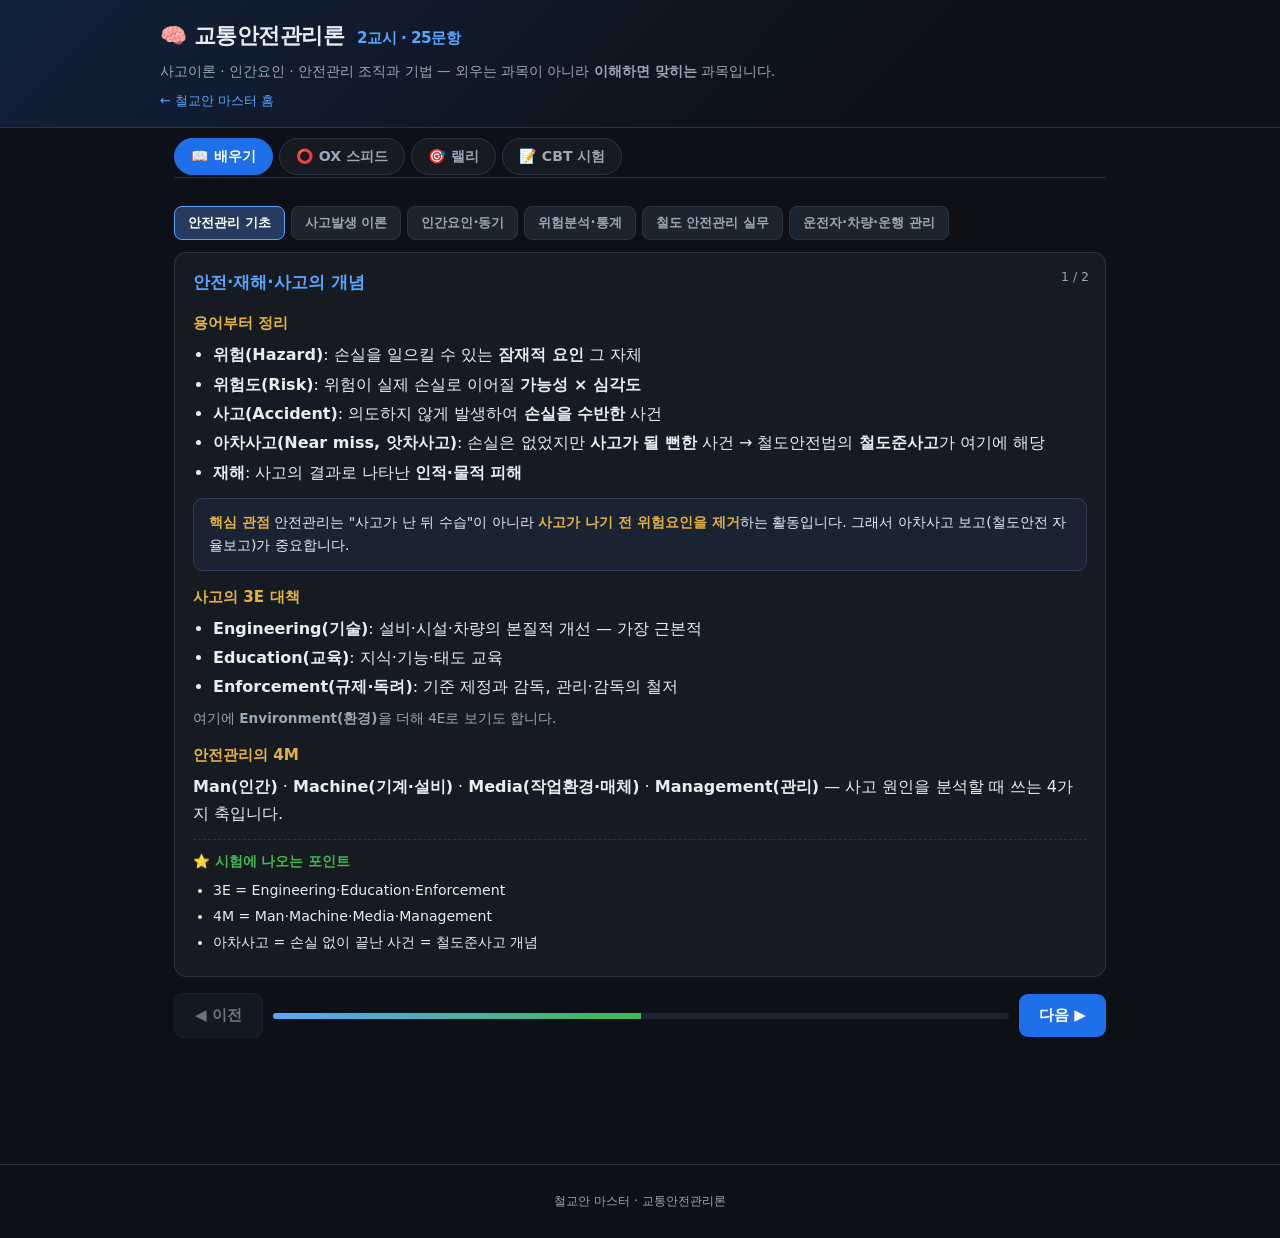
<file: mgmt.html>
<!DOCTYPE html>
<html lang="ko">
<head>
<meta charset="utf-8">
<!-- 수업용 「모두 같은 문제」 — ?fix=1 로 열면 문제·보기 순서가 고정됩니다 -->
<script src="https://hongyul67-cpu.github.io/links/fixorder.js"></script>
<meta name="viewport" content="width=device-width,initial-scale=1">
<title>교통안전관리론 — 철교안 마스터</title>
<link rel="stylesheet" href="core.css">
<script src="https://hongyul67-cpu.github.io/links/collector.js" data-tool="철교안 - 교통안전관리론"></script>
<script src="https://hongyul67-cpu.github.io/links/rank.js" data-tool="철도교통안전관리자" data-pace="self"></script>
<script>
/* ── 철교안 마스터 — 랭킹전 + 생기부 키워드 ──
   · 랭킹: 같은 data-tool 을 쓰는 도구끼리 RP(랭크 포인트)가 하나로 쌓인다.
   · 생기부: 제출할 때 활동명·도전횟수·계급이 자동으로 얹혀 키워드·문장 초안이 만들어진다. */
(function(){
  var MODE_NAME = '철도교통안전관리자 — 교통안전관리론';
  var TRY_KEY   = 'try_cgm';

  function bumpTry(m){
    var d={}; try{ d=JSON.parse(localStorage.getItem(TRY_KEY))||{}; }catch(e){}
    d[m]=(d[m]||0)+1;
    try{ localStorage.setItem(TRY_KEY, JSON.stringify(d)); }catch(e){}
    return d[m];
  }
  /* 도구마다 화면 구조가 달라, 계급은 화면 구석 배지로 공통 표시한다 */
  function paintBadge(){
    if(!window.Rank || !document.body) return;
    var el=document.getElementById('rk-badge');
    if(!el){
      el=document.createElement('div'); el.id='rk-badge';
      el.style.cssText='position:fixed;right:10px;bottom:10px;z-index:9998;'
        +'font-size:11.5px;opacity:.9;pointer-events:none';
      document.body.appendChild(el);
    }
    try{ el.innerHTML=Rank.badge(); }catch(e){}
  }

  window.RankKit = {
    mode: MODE_NAME,
    /* 채점이 끝난 지점에서 호출 — RP 정산 + 승급 연출 */
    award: function(pct, mode){
      if(mode) window.RankKit.lastMode = mode;
      if(!window.Rank) return null;
      var rk=null;
      try{ rk=Rank.award(pct, {mode: mode||MODE_NAME}); }catch(e){}
      paintBadge();
      if(rk && rk.tierUp && window.FX){
        try{ FX.banner({icon:rk.tierAfter.icon, title:rk.tierAfter.name+' 승급!',
                        sub:rk.after+' RP · '+rk.tierAfter.full, stars:3}); }catch(e){}
      }
      return rk;
    }
  };
  if(document.readyState==='loading') document.addEventListener('DOMContentLoaded', paintBadge);
  else paintBadge();


  /* 생기부 — 제출 payload 에 활동명·도전횟수·계급을 자동으로 붙인다 */
  var t=setInterval(function(){
    if(!window.ResultCollector) return;
    clearInterval(t);
    if(ResultCollector.__kit) return;
    ResultCollector.__kit=1;
    var orig=ResultCollector.open;
    ResultCollector.open=function(p){
      p=p||{};
      var m=p.mode||window.RankKit.lastMode||MODE_NAME;
      p.mode=m;
      if(p.retry===undefined) p.retry=bumpTry(m);
      if(p.tier===undefined && window.Rank){ try{ p.tier=Rank.get().tier.full; }catch(e){} }
      return orig.call(this,p);
    };
  }, 60);
})();
</script>
<script src="https://hongyul67-cpu.github.io/links/fx.js"></script>
</head>
<body>

<header class="top"><div class="inner">
  <h1>🧠 교통안전관리론 <span class="sub">2교시 · 25문항</span></h1>
  <p>사고이론 · 인간요인 · 안전관리 조직과 기법 — 외우는 과목이 아니라 <b>이해하면 맞히는</b> 과목입니다.</p>
  <a class="homelink" href="index.html">← 철교안 마스터 홈</a>
</div></header>

<div class="wrap">
<nav class="tabs">
  <button class="on" data-tab="p-learn">📖 배우기</button>
  <button data-tab="p-ox">⭕ OX 스피드</button>
  <button data-tab="p-rally">🎯 랠리</button>
  <button data-tab="p-exam">📝 CBT 시험</button>
</nav>

<section class="page on" id="p-learn">
  <div class="secpick" id="learnPick"></div>
  <div id="learnHost"></div>
</section>

<section class="page" id="p-ox">
  <div id="oxStart">
    <div class="card"><h3>⭕ OX 스피드</h3>
      <p>이론 이름과 내용을 짝짓는 감각을 기릅니다. 하인리히·버드·매슬로 같은 이름이 헷갈리지 않게 되는 게 목표.</p>
      <div class="btnrow"><button class="btn go" id="oxGo">시작하기</button></div></div>
  </div>
  <div id="oxPlay" style="display:none">
    <div class="card oxwrap">
      <div class="stat"><span>진행 <b id="oxProg">0/0</b></span><span>정답 <b id="oxScore">0</b></span></div>
      <div class="oxq" id="oxQ"></div>
      <div class="oxbtns"><button class="o">O</button><button class="x">X</button></div>
      <div class="why" id="oxWhy" style="display:none"></div>
    </div>
  </div>
</section>

<section class="page" id="p-rally">
  <div id="rlSetup"><div class="card"><h3>🎯 주제별 랠리</h3>
    <p>주제를 골라 20문항씩. 해설을 바로 보며 감을 잡습니다.</p>
    <div class="secpick" id="rlPick"></div></div></div>
  <div id="rlPlay" style="display:none"></div>
</section>

<section class="page" id="p-exam">
  <div id="exSetup"><div class="card">
    <h3>📝 교통안전관리론 모의 CBT</h3>
    <p>실제 2교시 배점과 같은 <b>25문항</b>입니다. 2교시는 2과목(교통안전관리론+철도공학)을 합쳐 75분이므로 여기서는 <b>25분</b>을 기준으로 잡았습니다.</p>
    <p class="muted">내 최고점: <b id="bestScore">-</b></p>
    <div class="btnrow">
      <button class="btn go" id="ex25">25문항 실전 (25분)</button>
      <button class="btn ghost" id="ex15">15문항 짧게 (무제한)</button>
    </div></div></div>
  <div id="exPlay" style="display:none"></div>
  <div id="exResult" style="display:none"></div>
</section>
</div>

<footer class="ft">철교안 마스터 · 교통안전관리론</footer>

<script src="https://hongyul67-cpu.github.io/links/fig.js"></script>
<script src="figs.js"></script>
<script src="core.js"></script>
<script>
window.DATA = {
tool:'철교안 - 교통안전관리론', key:'mgmt', title:'교통안전관리론',

learn:[
/* ── 안전관리 기초 ── */
{sec:'안전관리 기초', title:'안전·재해·사고의 개념', body:`
<h4>용어부터 정리</h4>
<ul>
<li><b>위험(Hazard)</b>: 손실을 일으킬 수 있는 <b>잠재적 요인</b> 그 자체</li>
<li><b>위험도(Risk)</b>: 위험이 실제 손실로 이어질 <b>가능성 × 심각도</b></li>
<li><b>사고(Accident)</b>: 의도하지 않게 발생하여 <b>손실을 수반한</b> 사건</li>
<li><b>아차사고(Near miss, 앗차사고)</b>: 손실은 없었지만 <b>사고가 될 뻔한</b> 사건 → 철도안전법의 <b>철도준사고</b>가 여기에 해당</li>
<li><b>재해</b>: 사고의 결과로 나타난 <b>인적·물적 피해</b></li>
</ul>
<div class="notice"><b>핵심 관점</b> 안전관리는 "사고가 난 뒤 수습"이 아니라 <b>사고가 나기 전 위험요인을 제거</b>하는 활동입니다. 그래서 아차사고 보고(철도안전 자율보고)가 중요합니다.</div>
<h4>사고의 3E 대책</h4>
<ul>
<li><b>Engineering(기술)</b>: 설비·시설·차량의 본질적 개선 — 가장 근본적</li>
<li><b>Education(교육)</b>: 지식·기능·태도 교육</li>
<li><b>Enforcement(규제·독려)</b>: 기준 제정과 감독, 관리·감독의 철저</li>
</ul>
<p class="muted">여기에 <b>Environment(환경)</b>을 더해 4E로 보기도 합니다.</p>
<h4>안전관리의 4M</h4>
<p><b>Man(인간)</b> · <b>Machine(기계·설비)</b> · <b>Media(작업환경·매체)</b> · <b>Management(관리)</b> — 사고 원인을 분석할 때 쓰는 4가지 축입니다.</p>`,
keys:['3E = Engineering·Education·Enforcement','4M = Man·Machine·Media·Management','아차사고 = 손실 없이 끝난 사건 = 철도준사고 개념']},

{sec:'안전관리 기초', title:'안전관리의 기본원리와 순서', body:`
<h4>하인리히의 사고예방 5단계</h4>
<ol>
<li><b>안전조직</b> (조직 구성·책임 부여)</li>
<li><b>사실의 발견</b> (현상 파악 — 점검·조사·분석)</li>
<li><b>분석·평가</b> (원인 규명)</li>
<li><b>시정방법의 선정</b> (대책 수립)</li>
<li><b>시정책의 적용</b> (3E 적용 — 목표 달성)</li>
</ol>
<h4>안전관리 순환 — PDCA</h4>
<p><b>Plan(계획) → Do(실시) → Check(확인) → Action(조치)</b> 를 반복해 수준을 끌어올립니다. 철도안전법의 <b>안전관리체계 승인 → 유지 → 정기·수시검사 → 시정조치</b>가 그대로 PDCA 구조입니다.</p>
<h4>재해예방의 4원칙</h4>
<ul>
<li><b>예방가능의 원칙</b>: 천재지변을 제외한 모든 재해는 원칙적으로 <b>예방이 가능</b>하다</li>
<li><b>손실우연의 원칙</b>: 사고의 결과로 생기는 <b>손실의 크기는 우연</b>히 결정된다 → 그래서 <b>손실이 아니라 사고 자체</b>를 없애야 한다</li>
<li><b>원인계기(연계)의 원칙</b>: 사고에는 반드시 <b>원인이 있고</b> 원인은 <b>연쇄적</b>이다</li>
<li><b>대책선정의 원칙</b>: 원인을 알면 반드시 <b>대책을 선정</b>할 수 있다(3E)</li>
</ul>
<div class="notice"><b>단골 함정</b> "손실우연의 원칙"을 "손실은 반드시 사고에 비례한다"로 바꿔 내는 문제가 나옵니다. 반대입니다 — <b>손실 크기는 우연</b>입니다.</div>`,
keys:['하인리히 사고예방 5단계 순서','재해예방 4원칙 이름과 뜻','손실우연 = 손실 크기는 우연히 결정']},

/* ── 사고발생 이론 ── */
{sec:'사고발생 이론', title:'하인리히 — 도미노 이론과 1:29:300', body:`
<h4>도미노(연쇄성) 이론 5단계</h4>
<ol>
<li><b>유전적 요인 및 사회적 환경</b></li>
<li><b>개인적 결함</b>(성격·무모함·신경질 등)</li>
<li><span class="hl2">불안전한 행동 및 불안전한 상태</span> ← <b>제거 대상</b></li>
<li><b>사고</b></li>
<li><b>재해(상해)</b></li>
</ol>
<div class="notice"><b>핵심</b> 하인리히는 <b>3단계(불안전한 행동·상태)를 제거</b>하면 도미노가 넘어지지 않아 사고·재해로 이어지지 않는다고 봤습니다. 몇 번째 도미노를 빼느냐가 시험 포인트!</div>
<h4>1 : 29 : 300 법칙 (재해구성비율)</h4>
<p>같은 원인으로 <b>중상 또는 사망 1건</b>이 나올 때, <b>경상 29건</b>, <b>무상해 사고(아차사고) 300건</b>이 이미 있었다는 통계.</p>
<p>→ 즉 <span class="hl">330건 중 실제 상해는 30건</span>. <b>사소한 징후를 관리해야 큰 사고를 막는다</b>는 근거입니다.</p>
<h4>재해 원인 비율</h4>
<p>하인리히는 사고 원인의 <b>약 88%가 불안전한 행동</b>, <b>10%가 불안전한 상태</b>, <b>2%가 불가항력</b>이라고 봤습니다.</p>
<h4>재해손실 계산 — 1 : 4의 법칙</h4>
<p><b>총 재해비용 = 직접비 + 간접비</b>, 그리고 <b>직접비 : 간접비 = 1 : 4</b>.</p>
<ul>
<li><b>직접비</b>: 요양급여·휴업급여·장해급여·유족급여·장례비 등 <b>법정 보상비</b></li>
<li><b>간접비</b>: 생산 중단, 설비 손실, 신규 인력 교육, 신용 하락 등</li>
</ul>`,
keys:['도미노 3단계(불안전한 행동·상태) 제거가 핵심','1:29:300, 합계 330','불안전한 행동 88% : 상태 10% : 불가항력 2%','직접비:간접비 = 1:4']},

{sec:'사고발생 이론', title:'버드 · 아담스 · 웨버 · 자베타키스', body:`
<h4>버드(Bird)의 신도미노 이론 — 관리에 초점</h4>
<ol>
<li><b>제어(관리)의 부족</b> ← <span class="hl2">근본 원인</span></li>
<li><b>기본원인(기원)</b> — 개인적 요인 + 작업상 요인</li>
<li><b>직접원인(징후)</b> — 불안전한 행동·상태</li>
<li><b>사고(접촉)</b></li>
<li><b>상해(손해)</b></li>
</ol>
<div class="notice"><b>하인리히 vs 버드</b> 하인리히는 <b>3단계(불안전한 행동)</b>를, 버드는 <b>1단계(관리 부족)</b>를 제거 대상으로 봅니다. "관리자의 책임"을 강조한 것이 버드의 차별점입니다.</div>
<h4>버드의 1 : 10 : 30 : 600</h4>
<p><b>중상·폐질 1 : 경상 10 : 물적손해(무상해) 30 : 무손해·무상해 사고(아차사고) 600</b> — 총 641건.</p>
<h4>아담스(Adams)의 연쇄이론</h4>
<p><b>관리구조 → 작전적 에러(경영자·감독자의 잘못) → 전술적 에러(불안전 행동·상태) → 사고 → 상해·손해</b><br>
관리자의 잘못을 <b>작전적 에러</b>, 현장의 잘못을 <b>전술적 에러</b>로 나눈 것이 특징.</p>
<h4>웨버(Weaver)의 이론</h4>
<p>하인리히의 5단계를 유지하되, 사고 조사 시 <b>①무엇이 잘못됐나 ②그 사실을 알았는가 ③알았다면 왜 시정하지 않았나</b>를 물어 <b>조작적(운영상) 실책</b>을 밝혀내야 한다고 봤습니다.</p>
<h4>자베타키스(Zabetakis)의 이론</h4>
<p>버드 이론을 발전시켜 <b>에너지·유해물질</b>의 관점을 도입. <b>①안전정책과 결정 ②개인적·환경적 요인 ③불안전한 행동·상태 및 에너지/위험물 ④사고 ⑤구조적 손실</b>.</p>
<h4>하베이(Harvey)의 3E</h4>
<p>앞서 본 <b>Engineering·Education·Enforcement</b>의 제창자로 자주 인용됩니다.</p>`,
keys:['버드 = 관리 부족이 근본원인, 1:10:30:600','아담스 = 작전적 에러(관리자) / 전술적 에러(현장)','웨버 = 사고조사의 3가지 질문','자베타키스 = 에너지·유해물질 관점']},

{sec:'사고발생 이론', title:'인간 오류(Human Error)와 신뢰도', body:`
<h4>휴먼에러의 심리적 분류 (스웨인 Swain)</h4>
<ul>
<li><b>생략 에러(Omission error)</b>: 해야 할 것을 <b>빠뜨림</b></li>
<li><b>실행(수행) 에러(Commission error)</b>: 했는데 <b>틀리게</b> 함</li>
<li><b>순서 에러(Sequential error)</b>: <b>순서를 잘못</b> 지킴</li>
<li><b>시간 에러(Timing error)</b>: <b>너무 늦거나 빨리</b> 함</li>
<li><b>불필요한 행동 에러(Extraneous act)</b>: 하지 말아야 할 것을 함</li>
</ul>
<h4>라스무센(Rasmussen)의 행동 3수준</h4>
<ul>
<li><b>숙련기반(Skill-based)</b>: 몸에 밴 자동적 행동 → <b>실수(Slip)·건망(Lapse)</b></li>
<li><b>규칙기반(Rule-based)</b>: 절차·규정을 적용 → <b>잘못된 규칙 적용</b></li>
<li><b>지식기반(Knowledge-based)</b>: 처음 겪는 상황을 추론 → <b>착오(Mistake)</b></li>
</ul>
<h4>리즌(Reason)의 스위스 치즈 모델</h4>
<p>여러 겹의 방호벽(치즈)에 각각 구멍(잠재적 결함)이 있고, 그 구멍이 <b>일직선으로 정렬될 때</b> 사고가 관통합니다. <b>잠재적 실패(Latent failure)</b>는 조직·관리 층에 오래 숨어 있다가 <b>불안전 행동(Active failure)</b>과 겹칠 때 터집니다.</p>
<h4>인간의 정보처리와 주의</h4>
<ul>
<li><b>주의의 특성</b>: <b>선택성</b>(한 곳에만) · <b>변동성</b>(집중은 오래 못 감, 리듬이 있음) · <b>방향성</b>(초점 밖은 잘 안 보임)</li>
<li><b>부주의의 원인</b>: 의식의 <b>우회</b>(걱정거리), <b>단절</b>(공백), <b>수준 저하</b>(피로·단조로움), <b>과잉</b>(돌발 시 한 곳 집중)</li>
</ul>
<h4>신뢰도 계산</h4>
<ul>
<li><b>직렬</b>: R = R₁ × R₂ × ⋯ (하나만 실패해도 전체 실패, 신뢰도 <b>낮아짐</b>)</li>
<li><b>병렬(중복)</b>: R = 1 − (1−R₁)(1−R₂)⋯ (하나만 살아도 성공, 신뢰도 <b>올라감</b>)</li>
</ul>
<p class="muted">예) 신뢰도 0.9인 요소 2개가 직렬이면 0.81, 병렬이면 0.99. <b>페일세이프(Fail-safe)</b>·<b>풀프루프(Fool-proof)</b>는 이 사고방식의 설계 원리입니다.</p>`,
keys:['생략/실행/순서/시간/불필요 에러 5분류','라스무센 3수준(숙련·규칙·지식)','스위스 치즈 = 잠재적 실패 + 불안전 행동 정렬','직렬 곱셈 / 병렬 1-(1-R)(1-R)']},

/* ── 인간과 동기 ── */
{sec:'인간요인·동기', title:'욕구·동기 이론', body:`
<h4>매슬로(Maslow) 욕구 5단계</h4>
<ol>
<li><b>생리적 욕구</b> (의식주·수면)</li>
<li><b>안전의 욕구</b> (신체·고용의 안전) ← <b>안전관리의 출발점</b></li>
<li><b>사회적(애정·소속) 욕구</b></li>
<li><b>존경의 욕구</b> (인정·지위)</li>
<li><b>자아실현의 욕구</b></li>
</ol>
<p class="muted">하위 욕구가 충족돼야 상위 욕구로 올라간다는 <b>계층성</b>이 핵심.</p>
<h4>허즈버그(Herzberg) 2요인 이론</h4>
<ul>
<li><b>위생요인(불만족 요인)</b>: 급여·작업조건·감독·회사정책·대인관계 → 충족돼도 <b>불만이 없어질 뿐</b> 만족은 생기지 않음</li>
<li><b>동기요인(만족 요인)</b>: 성취·인정·일 자체·책임·성장 → 이것이 있어야 <b>진짜 동기부여</b></li>
</ul>
<h4>맥그리거(McGregor) X·Y이론</h4>
<ul>
<li><b>X이론</b>: 사람은 원래 일을 싫어한다 → <b>통제·감독·처벌</b> 중심 관리</li>
<li><b>Y이론</b>: 사람은 조건만 맞으면 자발적이다 → <b>참여·자율·목표관리</b> 중심 관리</li>
</ul>
<h4>알더퍼(Alderfer) ERG 이론</h4>
<p><b>존재(Existence) · 관계(Relatedness) · 성장(Growth)</b> 3단계. 매슬로와 달리 <b>동시 추구</b>와 <b>좌절-퇴행</b>이 가능하다고 봅니다.</p>
<h4>레빈(Lewin)의 행동 법칙</h4>
<div class="quote"><b>B = f(P · E)</b><br>B: 행동(Behavior), P: 개인적 요인(Person — 소질·성격·지능·경험), E: 환경(Environment — 인간관계·작업환경·설비)</div>
<p>→ 사람만 바꾸려 하지 말고 <b>환경도 함께</b> 바꿔야 행동이 바뀝니다.</p>`,
keys:['매슬로 5단계 순서(안전은 2단계)','허즈버그 위생요인 ≠ 동기요인','X이론=통제 / Y이론=자율','레빈 B = f(P·E)']},

{sec:'인간요인·동기', title:'적성·교육·집단', body:`
<h4>운전 적성의 요소</h4>
<p>지능·성격·정신운동 기능(반응속도·주의배분·동체시력)·감각기능(시력·청력)·신체조건. 철도안전법의 <b>운전적성검사</b>가 이를 판정합니다.</p>
<h4>사고경향성(Accident proneness)</h4>
<p>특정 개인이 반복적으로 사고를 내는 경향. 다만 <b>환경·업무량 요인</b>을 무시하고 개인 탓으로만 돌리면 안 된다는 비판이 있습니다.</p>
<h4>안전교육의 3단계</h4>
<ol>
<li><b>지식교육</b>: 안전 의식·규정·기준 — 강의·시청각</li>
<li><b>기능교육</b>: 반복 실습으로 몸에 익히기 — <b>시범·실습</b></li>
<li><b>태도교육</b>: 습관화·안전의식 정착 — <b>모범·토의·칭찬과 벌</b></li>
</ol>
<h4>교육 4단계법 (TWI 계열)</h4>
<p><b>도입(Preparation) → 제시(Presentation) → 적용(Application) → 확인(Testing)</b></p>
<h4>관리·감독자 교육 TWI</h4>
<ul>
<li><b>JI</b>(Job Instruction) 작업지도 · <b>JM</b>(Job Methods) 작업개선 · <b>JR</b>(Job Relations) 인간관계 · <b>JS</b>(Job Safety) 작업안전</li>
</ul>
<h4>집단·조직에서의 안전활동</h4>
<ul>
<li><b>TBM(Tool Box Meeting)</b>: 작업 전 10분 내외 현장 소집단 회의 — 철도안전법의 <b>작업책임자 작업 전 안전교육</b>이 이 개념</li>
<li><b>위험예지훈련(KYT) 4라운드</b>: ①현상파악 ②본질추구 ③대책수립 ④목표설정</li>
<li><b>브레인스토밍 4원칙</b>: <b>비판금지 · 자유분방 · 대량발언 · 수정발언(결합·개선)</b></li>
<li><b>지적확인(指差呼稱)</b>: 대상을 손가락으로 가리키고 소리 내어 확인 → 오류율이 크게 감소. 철도 현장의 대표적 기법</li>
</ul>`,
keys:['안전교육 3단계: 지식→기능→태도','교육 4단계: 도입-제시-적용-확인','KYT 4라운드 순서','브레인스토밍 4원칙','TBM·지적확인은 철도 현장 필수']},

/* ── 위험분석 기법 ── */
{sec:'위험분석·통계', title:'위험성 평가와 분석기법', body:`
<h4>위험성평가 절차</h4>
<p><b>①유해·위험요인 파악 → ②위험성 추정(빈도×강도) → ③위험성 결정(허용 가능 여부) → ④감소대책 수립·실행 → ⑤기록·공유</b></p>
<h4>주요 분석기법</h4>
<div class="scrollx"><table class="t">
<tr><th>기법</th><th>성격</th><th>내용</th></tr>
<tr><td><b>FTA</b> (결함수분석)</td><td>연역적 · <b>Top-down</b></td><td>정상사상(사고)에서 출발해 원인을 <b>AND/OR 게이트</b>로 아래로 전개. 정량 분석 가능</td></tr>
<tr><td><b>ETA</b> (사건수분석)</td><td>귀납적 · <b>Bottom-up</b></td><td>초기 사건에서 시작해 <b>성공/실패</b> 분기로 결과를 추적</td></tr>
<tr><td><b>FMEA</b> (고장형태·영향분석)</td><td>귀납적</td><td>부품별 <b>고장 형태</b>와 그 영향을 표로 나열. 정성적</td></tr>
<tr><td><b>HAZOP</b></td><td>정성적 · 회의식</td><td><b>가이드워드</b>(No, More, Less, Reverse, Other than…)로 설계 의도의 이탈을 찾음</td></tr>
<tr><td><b>PHA</b> (예비위험분석)</td><td>최초 단계</td><td>시스템 <b>초기 설계 단계</b>에서 위험요소를 대략 식별. 위험도를 파국·중대·한계·무시로 구분</td></tr>
<tr><td><b>체크리스트법</b></td><td>정성적</td><td>사전에 만든 점검표로 누락 방지</td></tr>
</table></div>
<div class="notice"><b>가장 많이 나오는 대비</b> <b>FTA = 연역적·하향식</b> / <b>ETA·FMEA = 귀납적·상향식</b>. 화살표 방향을 바꿔 내는 문제가 단골입니다.</div>
<h4>FTA 게이트</h4>
<ul>
<li><b>AND 게이트</b>: 입력이 <b>모두</b> 일어나야 출력 발생 → 확률은 <b>곱</b></li>
<li><b>OR 게이트</b>: 입력 중 <b>하나만</b> 일어나도 출력 발생 → 1−(1−p₁)(1−p₂)</li>
</ul>`,
keys:['FTA 연역·하향 / ETA·FMEA 귀납·상향','HAZOP = 가이드워드','PHA = 설계 초기 단계','AND=곱, OR=1-(1-p)(1-p)']},

{sec:'위험분석·통계', title:'재해통계 지표', body:`
<h4>필수 공식 4개</h4>
<div class="scrollx"><table class="t">
<tr><th>지표</th><th>공식</th><th>뜻</th></tr>
<tr><td><b>연천인율</b></td><td>(연간 재해자수 ÷ 연평균 근로자수) × <b>1,000</b></td><td>근로자 1,000명당 1년간 재해자 수</td></tr>
<tr><td><b>도수율</b><br>(빈도율, FR)</td><td>(재해건수 ÷ 연근로시간수) × <b>1,000,000</b></td><td>100만 <b>연근로시간</b>당 재해 <b>건수</b></td></tr>
<tr><td><b>강도율</b><br>(SR)</td><td>(근로손실일수 ÷ 연근로시간수) × <b>1,000</b></td><td>1,000 연근로시간당 <b>손실일수</b></td></tr>
<tr><td><b>환산강도율</b></td><td>강도율 × 100</td><td>평생(10만 시간) 근로 시 손실일수</td></tr>
</table></div>
<p><b>연천인율 ≒ 도수율 × 2.4</b> (근로자 1인 연 2,400시간 가정)</p>
<h4>계산 연습</h4>
<div class="quote">근로자 500명, 연근로시간 1,200,000시간, 재해 6건, 근로손실일수 120일<br>
· 도수율 = 6 ÷ 1,200,000 × 1,000,000 = <b>5</b><br>
· 강도율 = 120 ÷ 1,200,000 × 1,000 = <b>0.1</b><br>
· 연천인율 = 재해자수 6 ÷ 500 × 1,000 = <b>12</b> (≒ 5 × 2.4 ✓)</div>
<h4>근로손실일수 환산</h4>
<ul>
<li><b>사망 또는 영구 전노동불능</b>: <b>7,500일</b></li>
<li>영구 일부노동불능: 신체장해등급에 따라 차등(1~3급 7,500일)</li>
<li>일시 전노동불능(휴업): <b>휴업일수 × 300/365</b></li>
</ul>
<h4>철도 분야 지표</h4>
<p>철도에서는 <b>열차 100만 km당 사고 건수</b>, <b>여객 1억 인·km당 사상자 수</b> 같은 <b>운행량 기준 지표</b>를 씁니다. 절대 건수보다 <b>노출량 대비</b>로 보는 것이 원칙입니다.</p>`,
keys:['도수율 ×100만(시간), 강도율 ×1,000, 연천인율 ×1,000(인원)','사망 = 7,500일','연천인율 ≒ 도수율 × 2.4']},

/* ── 철도 안전관리 실무 ── */
{sec:'철도 안전관리 실무', title:'철도 안전관리의 특성과 조직', body:`
<h4>철도 교통의 안전상 특성</h4>
<ul>
<li><b>궤도 구속성</b>: 정해진 선로만 달림 → <b>조향으로 회피 불가</b>. 그래서 사전에 <b>간격(폐색)</b>으로 막아야 함</li>
<li><b>긴 제동거리</b>: 강철 차륜·강철 레일의 <b>점착계수가 매우 작음</b>(0.1~0.3) → 자동차와 비교할 수 없이 길다 → <b>운전자 시인 후 정지 불가</b> → 신호 시스템 필수</li>
<li><b>대량 수송</b>: 한 번의 사고가 <b>대형 인명피해</b>로 직결</li>
<li><b>시스템 의존성</b>: 차량·선로·신호·전차선·관제가 <b>하나라도</b> 무너지면 사고 → 시스템 안전(System Safety) 접근 필요</li>
<li><b>고정 설비 의존</b>: 시설 투자와 유지보수 수준이 곧 안전 수준</li>
</ul>
<div class="notice"><b>결론</b> 철도 안전은 개인의 주의력이 아니라 <b>시스템(폐색·연동·ATP/ATS)</b>으로 확보합니다. 이것이 도로교통 안전관리와 결정적으로 다른 점입니다.</div>
<h4>페일세이프(Fail-safe)와 풀프루프(Fool-proof)</h4>
<ul>
<li><b>페일세이프</b>: 고장이 나면 <b>안전한 쪽(정지 신호)</b>으로 작동. 철도신호의 대원칙 — 신호기가 고장 나면 <b>적색(정지)</b>이 현시됩니다</li>
<li><b>풀프루프</b>: 사람이 실수해도 사고가 나지 않도록 <b>애초에 조작이 안 되게</b> 만드는 것. 연동장치가 대표적</li>
<li><b>백업/리던던시</b>: 이중화·다중화로 하나가 죽어도 기능 유지</li>
</ul>
<h4>안전관리 조직 형태</h4>
<div class="scrollx"><table class="t">
<tr><th>형태</th><th>특징</th><th>규모</th></tr>
<tr><td><b>라인(Line)형</b></td><td>생산 라인이 안전업무까지 수행. 명령 일원화·신속하나 <b>전문성 부족</b></td><td>소규모(100명 미만)</td></tr>
<tr><td><b>스태프(Staff)형</b></td><td>안전 전담 부서가 계획·조사·기술을 담당. 전문성은 높으나 <b>실행력 약함</b></td><td>중규모</td></tr>
<tr><td><b>라인-스태프 혼합형</b></td><td>스태프가 계획·조언, 라인이 실행. <b>가장 이상적</b>이나 혼동 우려</td><td>대규모(1,000명 이상)</td></tr>
</table></div>`,
keys:['철도 특성: 궤도 구속성·긴 제동거리·대량수송·시스템 의존','페일세이프 = 고장 시 정지신호','라인형/스태프형/혼합형 규모 구분']},

{sec:'철도 안전관리 실무', title:'안전관리체계·사고조사·비상대응', body:`
<h4>안전관리체계(SMS)의 구성요소</h4>
<p>철도안전법 제7조제5항이 정한 기술기준 항목이 그대로 SMS의 뼈대입니다.</p>
<p><b>철도안전경영 · 위험관리 · 사고 조사 및 보고 · 내부점검 · 비상대응계획 · 비상대응훈련 · 교육훈련 · 안전정보관리 · 운행안전관리 · 차량/시설의 유지관리</b>(차량 기대수명 포함)</p>
<h4>안전문화의 4요소</h4>
<ul>
<li><b>보고문화</b>: 실수를 처벌 없이 보고할 수 있는가 → <b>철도안전 자율보고</b>(신분 비공개·불이익 금지)</li>
<li><b>공정문화</b>: 고의·중과실은 책임을 묻되 일반 실수는 학습 기회로</li>
<li><b>유연문화</b>: 상황에 따라 권한을 현장으로 이양</li>
<li><b>학습문화</b>: 얻은 정보를 실제 개선으로 연결</li>
</ul>
<h4>사고조사의 원칙</h4>
<ul>
<li>목적은 <b>처벌이 아니라 재발방지</b></li>
<li>절차: <b>사실 수집 → 사실 확인 → 문제점 발견 → 근본원인 결정 → 대책 수립</b></li>
<li>철도사고는 「항공·철도 사고조사에 관한 법률」에 따라 <b>항공·철도사고조사위원회</b>가 독립적으로 조사합니다(철도산업발전기본법 제14조도 <b>독립 전담기구·전문인력 확보</b>를 국가 의무로 규정)</li>
</ul>
<h4>사고 발생 시 조치 순서 (철도안전법 제60조·제61조)</h4>
<ol>
<li><b>사상자 구호</b> ← 최우선</li>
<li>유류품 관리</li>
<li>여객 수송</li>
<li>철도시설 복구</li>
<li>국토교통부장관에게 <b>보고</b>(즉시보고 대상: 충돌·탈선, 화재로 운행중지, 사상자 3명 이상, 재산피해 5천만원 이상)</li>
</ol>
<h4>운전업무종사자·여객승무원의 후속조치 (시행규칙 제76조의8)</h4>
<p>①관제 또는 인접 역에 <b>상황 전파</b> ②<b>안내방송</b> ③필요 시 <b>여객 대피</b> ④<b>구름 방지 조치</b> ⑤필요 시 <b>비상문 개방</b> ⑥응급처치·의료기관 이송 지원 — 그리고 원칙적으로 <b>현장을 이탈해서는 안 됩니다</b>.</p>`,
keys:['SMS 10개 구성요소','안전문화 4요소(보고·공정·유연·학습)','사고 시 최우선은 사상자 구호','사고조사 목적은 재발방지']},

/* ── 관리 실무 ── */
{sec:'운전자·차량·운행 관리', title:'교통안전 환경과 접근방법', body:`
<h4>사고예방을 위한 3가지 접근방법</h4>
<div class="scrollx"><table class="t">
<tr><th>접근</th><th>내용</th><th>철도에서의 예</th></tr>
<tr><td><b>기술적 접근</b></td><td>교통수단별 <b>기술개발</b>로 안전도 향상 / 안전시설·장비 등 <b>하드웨어</b> 개발 / 운반구·동력의 기술발전 / 종사원의 <b>기술 숙련도</b> 향상</td><td>ATP 설치, 스크린도어, 장대레일</td></tr>
<tr><td><b>관리적 접근</b></td><td>교통수단을 <b>효율적으로 관리·통제</b>하는 방법론 / 경영관리기법을 통한 전사적 안전관리 / <b>통계학</b>을 이용한 사고유형·원인 분석 / 품질관리기법을 원용한 통계적 관리 / 인간형태학적·인체생리학적 접근</td><td>안전관리체계(SMS), 수준평가</td></tr>
<tr><td><b>제도적 접근</b></td><td>기술적·관리적 기법의 <b>효율성을 제고</b>하기 위한 제도적 장치 마련 / <b>법령 제정</b>을 통한 안전기준·안전수칙 마련과 준수</td><td>철도안전법, 운전규칙</td></tr>
</table></div>
<div class="notice"><b>3E와의 관계</b> 기술적 ≒ Engineering, 관리적 ≒ Enforcement(관리·감독), 제도적 ≒ 법·제도. 교육(Education)을 더해 묻는 문제도 나오니 <b>3E와 3접근방법을 각각</b> 외워 두세요.</div>
<h4>음주와 운전</h4>
<ul>
<li><b>음주운전자의 특성</b>: 과활동성·충동성·공격성·반사회성 등을 의미하는 <b>행동</b>과 <b>통제의 부족</b>, 우울 / 불안 등 <b>부정적 정서성</b>, 권위와의 갈등</li>
<li><b>알코올로 인한 뇌 기능저하 순서</b>: <span class="hl2">판단추리 → 물리적 반응 → 언어·시각장애</span> <span class="muted">(판단력이 가장 먼저 무너진다)</span></li>
<li><b>조작능력 측면</b>: 주시력(측방시력, 원·근 판단력, 야간주시력)이 <b>낮아지고</b>, 기계조작(운전행위) 기능이 <b>시간상으로 길어지고 저하</b>됨</li>
</ul>
<p class="muted">→ 철도안전법이 운전·관제·여객승무원에게 <b>0.02%</b>라는 도로교통보다 엄격한 기준을 두는 근거입니다.</p>
<h4>교통안전 환경 요인</h4>
<ul>
<li><b>물리적 환경</b>: 소음·진동·조도·온습도 — 관제실 조도와 소음은 오류율과 직결</li>
<li><b>시간적 환경</b>: 근무시간·교대주기·야간근무 — 새벽 시간대 사고 위험</li>
<li><b>사회적 환경</b>: 조직문화, 보고 분위기, 상하 의사소통 — <b>보고문화</b>가 여기에 해당</li>
</ul>`,
keys:['3접근방법: 기술적·관리적·제도적','알코올 기능저하 순서: 판단추리→물리적 반응→언어·시각','통계학·품질관리기법 원용 = 관리적 접근','법령 제정 = 제도적 접근']},

{sec:'운전자·차량·운행 관리', title:'운전자 관리', body:`
<div class="notice">교통안전관리론은 이론만 나오지 않습니다. <b>교통안전담당자가 실제로 무엇을 관리하는가</b>(사람·차량·운행·사고)가 후반부의 핵심입니다.</div>
<h4>운전자 관리의 4단계</h4>
<div class="scrollx"><table class="t">
<tr><th>단계</th><th>내용</th><th>철도에서의 대응</th></tr>
<tr><td><b>선발</b></td><td>적성·신체조건·경력 확인</td><td>운전적성검사, 신체검사, 결격사유 확인</td></tr>
<tr><td><b>배치</b></td><td>노선·차종·경력에 맞게 배치</td><td>면허 종류별 운전, <b>실무수습</b> 이수</td></tr>
<tr><td><b>교육</b></td><td>정기 안전교육·직무교육</td><td>철도안전법 제24조 <b>안전교육·직무교육</b></td></tr>
<tr><td><b>관리·평가</b></td><td>근무상태 파악, 건강, 사고이력</td><td>정기 신체(2년)·적성(10년)검사, <b>음주·약물 확인</b></td></tr>
</table></div>
<h4>근무 관리 — 피로가 가장 큰 위험요인</h4>
<ul>
<li><b>승무(교번)계획</b>: 연속근무시간, 야간 승무 비율, 휴게시간, 교대 주기를 관리</li>
<li><b>일주기 리듬</b>상 사고 위험이 높은 시간대는 <b>새벽(02~06시)</b>과 <b>이른 오후(13~15시)</b></li>
<li>교통안전법 시행령상 교통안전담당자의 직무에 <b>"운전자등의 근무상태 파악"</b>과 <b>"승무계획 변경 요청"</b>이 명시돼 있습니다</li>
</ul>
<h4>운전자 건강관리</h4>
<p>고혈압·당뇨·수면무호흡증·심혈관질환은 <b>돌발적 의식상실</b>로 이어질 수 있어 특별 관리 대상입니다. 철도안전법은 사고를 일으키거나 질병 등으로 업무 수행이 어렵다고 인정되면 <b>특별검사</b>를 실시하도록 하고 있습니다.</p>
<h4>운전자 태도 관리</h4>
<ul>
<li><b>안전의식 → 안전행동 → 습관화</b> (안전교육 3단계와 같은 흐름)</li>
<li><b>무재해 운동</b>의 3원칙: <b>무의 원칙</b>(잠재 위험요인까지 제로) · <b>선취(안전제일)의 원칙</b> · <b>참가의 원칙</b>(전원 참여)</li>
<li>동기부여: 표창·포상(허즈버그의 <b>동기요인</b>)이 벌보다 지속 효과가 큽니다</li>
</ul>`,
keys:['운전자 관리 4단계: 선발-배치-교육-관리','위험 시간대: 새벽 02~06시, 오후 13~15시','무재해 운동 3원칙: 무·선취·참가','근무상태 파악·승무계획 변경 요청 = 교통안전담당자 직무']},

{sec:'운전자·차량·운행 관리', title:'차량 관리와 운행 관리', body:`
<h4>차량(정비) 관리</h4>
<ul>
<li><b>사후보전(BM)</b>: 고장 난 뒤 고침 — 비용은 싸 보이나 <b>돌발 고장·사고 위험</b></li>
<li><b>예방보전(PM)</b>: 정해진 <b>주기</b>로 점검·교체 — 철도차량정비의 기본</li>
<li><b>예지보전(CBM/PdM)</b>: 상태를 <b>감시</b>해 고장 조짐이 보일 때 정비 — 센서·데이터 기반, 최근 방향</li>
<li><b>개량보전(CM)</b>: 고장이 안 나도록 <b>설계 자체를 개선</b></li>
</ul>
<p>철도안전법은 이를 <b>철도차량정비기술기준</b>(항목·주기·방법·절차)과 <b>정비조직인증</b>, <b>이력관리</b>, <b>정밀안전진단</b>으로 제도화하고 있습니다.</p>
<h4>일상점검 체계</h4>
<p><b>출고 전 점검(운전업무종사자) → 일상검수 → 정기검수 → 중정비</b>. 철도안전법 시행규칙은 차량정비기지 출발 시 <b>운전제어장치·제동장치·계기판</b> 이상 유무 확인을 의무화했습니다.</p>
<h4>운행 관리</h4>
<ul>
<li><b>운행계획(다이어그램)</b>: 선로용량·운전시격·교행/대피를 고려해 편성</li>
<li><b>배차 관리</b>: 무리한 회복운전을 강요하지 않는 것이 핵심 — 지연 회복 압박이 사고로 이어진 사례가 많습니다</li>
<li><b>이상기상 대응</b>: 지진·태풍·폭우·폭설 시 <b>서행 또는 운행 중지</b>. 철도안전법 제40조가 근거이며, <b>철도종사자의 중지 요청권</b>과 <b>불이익 금지</b>가 핵심</li>
<li><b>작업 관리</b>: 운행선로 인근 작업에는 <b>철도운행안전관리자 배치</b>, <b>작업책임자</b>의 작업 전 안전교육, 관제와의 <b>사전 협의·협의서 작성</b></li>
</ul>
<h4>사고 관리 절차</h4>
<div class="quote"><b>발생 → 초기대응(구호·방호) → 보고 → 수습·복구 → 조사 → 원인분석 → 대책수립 → 교육·전파 → 확인</b></div>
<ul>
<li><b>열차방호</b>: 2차 사고를 막기 위해 후속열차에 위험을 알리는 조치 — 무선방호, 방호장치, 신호기 정지 취급 등</li>
<li>보고는 <b>즉시보고</b>(충돌·탈선, 화재로 운행중지, 3명 이상 사상, 5천만원 이상 피해)와 <b>조사 후 보고</b>로 나뉩니다</li>
<li>조사는 「항공·철도 사고조사에 관한 법률」의 <b>항공·철도사고조사위원회</b>가 독립적으로 수행</li>
</ul>
<h4>재발방지의 마무리 — 수평전개</h4>
<p>한 곳에서 얻은 교훈을 <b>같은 조건의 다른 노선·차량·작업으로 확대 적용</b>하는 것. 사고조사가 보고서로 끝나면 의미가 없습니다.</p>`,
keys:['보전 4종: 사후·예방·예지·개량','철도는 예방보전이 기본, 예지보전으로 이동 중','사고관리: 구호·방호 → 보고 → 조사 → 대책 → 수평전개','열차방호 = 2차 사고 방지']}
],

ox:[
{q:'하인리히의 도미노 이론에서 제거해야 할 단계는 3단계인 불안전한 행동 및 불안전한 상태이다.',a:true,why:'3번째 도미노를 빼면 연쇄가 끊깁니다.'},
{q:'하인리히의 재해구성비율은 1:10:30:600이다.',a:false,why:'하인리히는 <b>1:29:300</b>, 버드가 <b>1:10:30:600</b>입니다.'},
{q:'버드의 신도미노 이론에서 사고의 근본원인은 관리(제어)의 부족이다.',a:true,why:'제1단계가 제어의 부족입니다. 하인리히와 갈리는 지점입니다.'},
{q:'재해예방의 4원칙 중 손실우연의 원칙은 손실의 크기가 우연히 결정된다는 뜻이다.',a:true,why:'그래서 손실이 아니라 사고 자체를 없애야 합니다.'},
{q:'천재지변을 포함한 모든 재해는 예방이 가능하다는 것이 예방가능의 원칙이다.',a:false,why:'<b>천재지변은 제외</b>합니다.'},
{q:'3E는 Engineering, Education, Enforcement를 말한다.',a:true,why:'기술·교육·규제(독려)입니다.'},
{q:'FTA는 귀납적이며 상향식(Bottom-up) 분석기법이다.',a:false,why:'FTA는 <b>연역적·하향식(Top-down)</b>입니다. 귀납적·상향식은 ETA·FMEA입니다.'},
{q:'HAZOP은 가이드워드를 사용하여 설계 의도로부터의 이탈을 찾는 기법이다.',a:true,why:'No, More, Less, Reverse, Other than 등을 사용합니다.'},
{q:'도수율은 100만 연근로시간당 재해 건수를 나타낸다.',a:true,why:'재해건수 ÷ 연근로시간수 × 1,000,000.'},
{q:'강도율은 연근로시간 100만 시간당 근로손실일수이다.',a:false,why:'강도율은 <b>1,000</b> 연근로시간당 손실일수입니다.'},
{q:'사망 시 근로손실일수는 7,500일로 환산한다.',a:true,why:'영구 전노동불능도 같습니다.'},
{q:'연천인율은 근로자 1,000명당 1년간 발생한 재해자 수이다.',a:true,why:'연천인율 ≒ 도수율 × 2.4.'},
{q:'매슬로의 욕구 5단계에서 안전의 욕구는 3단계이다.',a:false,why:'<b>2단계</b>입니다(생리적→안전→사회적→존경→자아실현).'},
{q:'허즈버그의 위생요인이 충족되면 직무 만족이 크게 높아진다.',a:false,why:'위생요인은 <b>불만을 없앨 뿐</b>이고, 만족은 동기요인(성취·인정·책임·성장)에서 나옵니다.'},
{q:'맥그리거의 Y이론은 인간이 본래 일을 싫어한다고 본다.',a:false,why:'그것은 <b>X이론</b>입니다. Y이론은 자발성을 전제로 참여·자율 관리를 강조합니다.'},
{q:'레빈의 법칙 B = f(P·E)에서 E는 환경을 의미한다.',a:true,why:'B는 행동, P는 개인적 요인, E는 환경입니다.'},
{q:'안전교육은 지식교육 → 기능교육 → 태도교육 순으로 진행한다.',a:true,why:'알고(지식) → 할 수 있고(기능) → 습관이 되는(태도) 순입니다.'},
{q:'브레인스토밍의 4원칙에는 비판금지가 포함된다.',a:true,why:'비판금지·자유분방·대량발언·수정발언입니다.'},
{q:'위험예지훈련(KYT) 4라운드는 현상파악 → 본질추구 → 대책수립 → 목표설정 순이다.',a:true,why:'마지막이 팀의 행동목표 설정입니다.'},
{q:'페일세이프란 고장이 발생하면 시스템이 안전한 쪽으로 작동하는 것을 말한다.',a:true,why:'철도 신호기가 고장 시 정지(적색)를 현시하는 것이 대표 사례입니다.'},
{q:'직렬로 연결된 요소의 신뢰도는 각 요소 신뢰도의 곱으로 구한다.',a:true,why:'병렬은 1-(1-R₁)(1-R₂)입니다.'},
{q:'라인형 안전관리 조직은 대규모 사업장에 가장 적합하다.',a:false,why:'라인형은 <b>소규모</b>에 적합하고, 대규모는 <b>라인-스태프 혼합형</b>이 적합합니다.'},
{q:'철도는 궤도에 구속되어 조향으로 장애물을 회피할 수 없다.',a:true,why:'그래서 폐색과 신호로 사전에 간격을 확보합니다.'},
{q:'철도차량은 점착계수가 커서 제동거리가 자동차보다 짧다.',a:false,why:'강철 차륜과 강철 레일이라 <b>점착계수가 작아</b> 제동거리가 매우 <b>깁니다</b>.'},
{q:'철도사고 발생 시 최우선 조치는 철도시설의 복구이다.',a:false,why:'<b>사상자 구호</b>가 최우선입니다(철도안전법 제60조).'},
{q:'스웨인의 휴먼에러 분류에서 해야 할 일을 빠뜨린 것은 생략 에러이다.',a:true,why:'Omission error입니다.'},
{q:'리즌의 스위스 치즈 모델에서 조직·관리층에 숨어 있는 결함을 잠재적 실패라고 한다.',a:true,why:'Latent failure. 불안전 행동(Active failure)과 정렬될 때 사고가 관통합니다.'},
{q:'아담스의 이론에서 경영자·감독자의 잘못을 전술적 에러라고 한다.',a:false,why:'관리자의 잘못이 <b>작전적 에러</b>, 현장의 불안전 행동이 <b>전술적 에러</b>입니다.'},
{q:'재해손실비에서 직접비와 간접비의 비율은 1:4로 본다.',a:true,why:'하인리히의 1:4 법칙입니다.'},
{q:'철도안전 자율보고는 보고자의 신분을 공개하지 않으며 불이익 조치가 금지된다.',a:true,why:'철도안전법 제61조의3. 보고문화의 법적 장치입니다.'}
],

quiz:[
{tag:'사고이론',q:'하인리히의 도미노 이론 5단계 순서로 옳은 것은?',c:['개인적 결함 → 사회적 환경 → 불안전 행동 → 사고 → 재해','유전적 요인 및 사회적 환경 → 개인적 결함 → 불안전한 행동 및 상태 → 사고 → 재해','관리의 부족 → 기본원인 → 직접원인 → 사고 → 상해','안전정책 → 개인적 요인 → 불안전 행동 → 사고 → 손실'],a:1,why:'③은 버드, ④는 자베타키스의 이론입니다.'},
{tag:'사고이론',q:'하인리히의 재해구성비율 1:29:300에서 300이 의미하는 것은?',c:['경상 건수','무상해 사고(아차사고) 건수','물적 손해 건수','사망 건수'],a:1,why:'중상·사망 1, 경상 29, 무상해 사고 300으로 총 330건입니다.'},
{tag:'사고이론',q:'버드의 신도미노 이론에서 재해의 근본원인으로 본 것은?',c:['개인적 결함','불안전한 행동','제어(관리)의 부족','유전적 요인'],a:2,why:'버드는 관리자의 통제 부족을 1단계 근본원인으로 봤습니다.'},
{tag:'사고이론',q:'버드가 제시한 재해구성비율은?',c:['1 : 29 : 300','1 : 10 : 30 : 600','1 : 4','1 : 3 : 50 : 80'],a:1,why:'중상 1 : 경상 10 : 물적손해 30 : 무손해사고 600 (총 641건).'},
{tag:'사고이론',q:'하인리히가 제시한 재해 원인 비율로 옳은 것은?',c:['불안전한 행동 88%, 불안전한 상태 10%, 불가항력 2%','불안전한 행동 50%, 불안전한 상태 48%, 불가항력 2%','불안전한 행동 10%, 불안전한 상태 88%, 불가항력 2%','불안전한 행동 70%, 불안전한 상태 20%, 불가항력 10%'],a:0,why:'행동 요인이 압도적이라고 본 것이 하인리히 이론의 특징입니다.'},
{tag:'사고이론',q:'재해예방의 4원칙에 해당하지 않는 것은?',c:['예방가능의 원칙','손실우연의 원칙','원인계기의 원칙','손실비례의 원칙'],a:3,why:'네 번째는 <b>대책선정의 원칙</b>입니다. "손실비례"는 손실우연의 원칙과 정반대라 오답 보기로 자주 나옵니다.'},
{tag:'사고이론',q:'아담스의 연쇄이론에서 경영자·감독자의 잘못을 무엇이라 하는가?',c:['전술적 에러','작전적 에러','기본원인','조작적 실책'],a:1,why:'관리자의 잘못 = 작전적 에러, 현장 작업자의 불안전 행동 = 전술적 에러.'},
{tag:'사고이론',q:'재해손실비에서 하인리히가 제시한 직접비와 간접비의 비는?',c:['1 : 1','1 : 2','1 : 4','4 : 1'],a:2,why:'직접비(법정 보상비) 1에 대해 간접비 4로 봅니다.'},
{tag:'사고이론',q:'다음 중 근로손실일수 7,500일로 환산하는 경우는?',c:['일시 전노동불능','사망 또는 영구 전노동불능','영구 일부노동불능 14급','통원 치료'],a:1,why:'사망·영구 전노동불능(장해 1~3급)은 7,500일입니다.'},

{tag:'인간요인',q:'매슬로의 욕구 5단계에서 두 번째 단계는?',c:['생리적 욕구','안전의 욕구','사회적 욕구','존경의 욕구'],a:1,why:'생리적 → <b>안전</b> → 사회적 → 존경 → 자아실현.'},
{tag:'인간요인',q:'허즈버그의 2요인 이론에서 동기요인(만족요인)에 해당하는 것은?',c:['급여','작업조건','성취와 인정','회사 정책'],a:2,why:'급여·작업조건·정책·감독·대인관계는 위생요인입니다.'},
{tag:'인간요인',q:'맥그리거의 X이론에 근거한 관리 방식은?',c:['목표에 의한 관리와 자율','통제·감독·처벌 중심','권한의 대폭 위임','자아실현 기회의 제공'],a:1,why:'X이론은 인간이 일을 싫어한다고 전제하므로 통제 중심입니다.'},
{tag:'인간요인',q:'레빈(Lewin)의 행동 법칙 B = f(P·E)에 대한 설명으로 옳은 것은?',c:['B는 환경, P는 행동을 의미한다','행동은 개인적 요인과 환경의 함수이다','행동은 오직 개인의 성격에 의해 결정된다','환경 요인은 고려하지 않는다'],a:1,why:'개인만 고치려 하지 말고 환경도 함께 개선해야 한다는 근거입니다.'},
{tag:'인간요인',q:'스웨인의 휴먼에러 분류에서 "순서를 잘못 지킨 오류"는?',c:['Omission error','Commission error','Sequential error','Timing error'],a:2,why:'생략(Omission), 실행(Commission), 순서(Sequential), 시간(Timing), 불필요한 행동(Extraneous).'},
{tag:'인간요인',q:'라스무센의 행동 3수준에 해당하지 않는 것은?',c:['숙련기반 행동','규칙기반 행동','지식기반 행동','감정기반 행동'],a:3,why:'Skill·Rule·Knowledge based 3수준입니다.'},
{tag:'인간요인',q:'리즌의 스위스 치즈 모델에서 조직·관리 층에 오래 숨어 있는 결함을 무엇이라 하는가?',c:['능동적 실패(Active failure)','잠재적 실패(Latent failure)','전술적 에러','생략 에러'],a:1,why:'잠재적 실패가 불안전 행동과 정렬될 때 사고가 관통합니다.'},
{tag:'인간요인',q:'부주의의 원인 중 "단조로운 작업으로 의식 수준이 낮아진 상태"는?',c:['의식의 우회','의식의 단절','의식수준의 저하','의식의 과잉'],a:2,why:'피로·단조로움에 의한 의식수준 저하입니다. 걱정거리로 딴생각하는 것은 의식의 우회입니다.'},
{tag:'인간요인',q:'안전교육의 3단계 순서로 옳은 것은?',c:['태도교육 → 지식교육 → 기능교육','지식교육 → 기능교육 → 태도교육','기능교육 → 지식교육 → 태도교육','지식교육 → 태도교육 → 기능교육'],a:1,why:'알고 → 할 수 있고 → 습관이 되게.'},
{tag:'인간요인',q:'위험예지훈련(KYT) 4라운드의 순서로 옳은 것은?',c:['본질추구 → 현상파악 → 목표설정 → 대책수립','현상파악 → 본질추구 → 대책수립 → 목표설정','대책수립 → 현상파악 → 본질추구 → 목표설정','현상파악 → 대책수립 → 본질추구 → 목표설정'],a:1,why:'무엇이 보이는가 → 무엇이 위험의 본질인가 → 어떻게 할 것인가 → 우리는 이렇게 한다.'},
{tag:'인간요인',q:'브레인스토밍의 4원칙이 아닌 것은?',c:['비판금지','자유분방','대량발언','소수정예'],a:3,why:'네 번째는 수정발언(결합·개선)입니다.'},

{tag:'분석·통계',q:'FTA(결함수분석)에 대한 설명으로 옳은 것은?',c:['귀납적이며 상향식이다','연역적이며 하향식이다','가이드워드를 사용한다','부품별 고장형태를 나열한다'],a:1,why:'정상사상에서 출발해 원인을 아래로 전개하는 <b>연역적·Top-down</b> 기법입니다.'},
{tag:'분석·통계',q:'설계 초기 단계에서 시스템의 위험요소를 대략적으로 식별하는 기법은?',c:['PHA(예비위험분석)','FMEA','ETA','HAZOP'],a:0,why:'PHA는 위험도를 파국적·중대·한계·무시로 구분합니다.'},
{tag:'분석·통계',q:'가이드워드(No, More, Less, Reverse 등)를 사용하여 설계 의도로부터의 이탈을 찾는 기법은?',c:['FTA','HAZOP','FMEA','체크리스트법'],a:1,why:'HAZOP(위험과 운전분석)입니다.'},
{tag:'분석·통계',q:'FTA에서 AND 게이트의 출력 발생 확률 계산으로 옳은 것은?',c:['입력 확률의 합','입력 확률의 곱','1-(1-p₁)(1-p₂)','입력 확률의 평균'],a:1,why:'AND는 모두 발생해야 하므로 곱, OR는 1-(1-p₁)(1-p₂)입니다.'},
{tag:'분석·통계',q:'연근로시간 1,000,000시간, 재해건수 4건일 때 도수율은?',c:['0.4','4','40','400'],a:1,why:'4 ÷ 1,000,000 × 1,000,000 = 4.'},
{tag:'분석·통계',q:'연근로시간 500,000시간, 근로손실일수 250일일 때 강도율은?',c:['0.05','0.5','5','50'],a:1,why:'250 ÷ 500,000 × 1,000 = 0.5.'},
{tag:'분석·통계',q:'근로자 400명, 연간 재해자 8명일 때 연천인율은?',c:['2','8','20','200'],a:2,why:'8 ÷ 400 × 1,000 = 20.'},
{tag:'분석·통계',q:'신뢰도 0.9인 두 요소가 병렬로 연결된 시스템의 신뢰도는?',c:['0.81','0.90','0.99','1.80'],a:2,why:'1-(1-0.9)(1-0.9) = 1-0.01 = 0.99. 직렬이면 0.81입니다.'},

{tag:'철도 안전관리',q:'철도 교통의 안전상 특성으로 옳지 않은 것은?',c:['궤도에 구속되어 조향에 의한 회피가 불가능하다','점착계수가 작아 제동거리가 길다','대량수송으로 사고 시 피해가 크다','운전자의 시인 후 제동만으로 충분히 정지할 수 있다'],a:3,why:'제동거리가 매우 길어 시인 후 제동으로는 정지할 수 없기 때문에 <b>폐색과 신호 시스템</b>이 필수입니다.'},
{tag:'철도 안전관리',q:'"고장이 발생하면 시스템이 안전한 쪽으로 작동하도록 설계하는 것"을 무엇이라 하는가?',c:['풀프루프(Fool-proof)','페일세이프(Fail-safe)','리던던시(Redundancy)','인터록(Interlock)'],a:1,why:'철도 신호기가 고장 시 정지(적색)를 현시하는 것이 대표적입니다.'},
{tag:'철도 안전관리',q:'사람이 실수해도 사고가 나지 않도록 애초에 잘못된 조작이 되지 않게 만드는 설계 원리는?',c:['페일세이프','풀프루프','백업','리스크 이전'],a:1,why:'연동장치가 대표적인 풀프루프 설계입니다.'},
{tag:'철도 안전관리',q:'안전관리 조직 형태 중 근로자 1,000명 이상의 대규모 사업장에 가장 적합한 것은?',c:['라인형','스태프형','라인-스태프 혼합형','위원회형'],a:2,why:'스태프가 계획·조언하고 라인이 실행하는 혼합형이 대규모에 적합합니다.'},
{tag:'철도 안전관리',q:'철도안전법상 안전관리체계의 기술기준 항목에 해당하지 않는 것은?',c:['비상대응계획 및 비상대응훈련','위험관리 및 내부점검','차량·시설의 유지관리','철도운임의 산정기준'],a:3,why:'운임 산정은 안전관리체계와 무관합니다(제7조제5항).'},
{tag:'철도 안전관리',q:'안전문화의 4요소에 해당하지 않는 것은?',c:['보고문화','공정문화','유연문화','통제문화'],a:3,why:'보고·공정·유연·<b>학습</b>문화입니다.'},
{tag:'철도 안전관리',q:'철도사고 발생 시 철도운영자등이 최우선으로 해야 할 조치는?',c:['철도시설의 복구','사상자 구호','유류품 관리','언론 대응'],a:1,why:'철도안전법 제60조 — 사상자 구호, 유류품 관리, 여객 수송, 시설 복구 순으로 규정되어 있습니다.'},
{tag:'철도 안전관리',q:'사고조사의 기본 목적으로 가장 옳은 것은?',c:['책임자 처벌','재발방지','손해배상액 산정','보험금 청구'],a:1,why:'조사는 원인 규명과 재발방지를 위한 것입니다.'},
{tag:'철도 안전관리',q:'작업 전에 현장에서 소집단으로 짧게 실시하는 안전 미팅을 무엇이라 하는가?',c:['TBM(Tool Box Meeting)','TWI','OJT','ZD 운동'],a:0,why:'철도안전법상 작업책임자의 작업 전 안전교육이 이 개념에 해당합니다.'},
{tag:'철도 안전관리',q:'대상을 손가락으로 가리키고 소리 내어 확인함으로써 오류를 줄이는 철도 현장의 대표적 기법은?',c:['지적확인','브레인스토밍','ECRS','5S'],a:0,why:'지적확인(指差呼稱)은 확인 오류를 크게 줄이는 것으로 알려져 있습니다.'},
{tag:'철도 안전관리',q:'철도 분야 안전 지표로 가장 적절한 것은?',c:['연간 사고 건수의 절대값','열차 100만 km당 사고 건수','종사자 수 대비 관리자 비율','역사 수 대비 사고 건수'],a:1,why:'노출량(운행량) 대비 지표를 써야 규모가 다른 운영기관을 비교할 수 있습니다.'},
{tag:'철도 안전관리',q:'철도안전 자율보고 제도의 핵심 내용으로 옳은 것은?',c:['보고자의 신분을 공개하고 징계한다','보고자의 의사에 반해 신분을 공개할 수 없고 불이익 조치가 금지된다','사고가 발생한 경우에만 보고할 수 있다','철도운영자만 보고할 수 있다'],a:1,why:'철도안전법 제61조의3 — 신분 비공개, 사고예방 외 목적 사용 금지, 불이익 조치 금지가 핵심입니다.'},
{tag:'철도 안전관리',q:'하인리히의 사고예방 5단계 중 첫 단계는?',c:['사실의 발견','안전조직','분석·평가','시정책의 적용'],a:1,why:'안전조직 → 사실의 발견 → 분석·평가 → 시정방법 선정 → 시정책 적용.'},
{tag:'철도 안전관리',q:'안전관리의 4M에 해당하지 않는 것은?',c:['Man','Machine','Media','Money'],a:3,why:'Man·Machine·Media·Management입니다.'},

{tag:'관리 실무',q:'운전자 관리의 일반적인 단계로 옳은 것은?',c:['선발 → 배치 → 교육 → 관리·평가','교육 → 선발 → 배치 → 관리','배치 → 교육 → 선발 → 평가','선발 → 교육 → 평가 → 배치'],a:0,why:'철도에서는 각각 적성·신체검사 / 면허·실무수습 / 안전·직무교육 / 정기검사·근무상태 파악으로 구현됩니다.'},
{tag:'관리 실무',q:'일주기 리듬상 사고 위험이 가장 높은 것으로 알려진 시간대는?',c:['오전 09~11시','새벽 02~06시','오후 16~18시','밤 20~22시'],a:1,why:'새벽 02~06시와 이른 오후 13~15시가 각성 수준이 낮은 구간입니다.'},
{tag:'관리 실무',q:'무재해 운동의 3원칙에 해당하지 않는 것은?',c:['무(無)의 원칙','선취(안전제일)의 원칙','참가의 원칙','처벌의 원칙'],a:3,why:'잠재 위험요인까지 없애고(무), 미리 발견해 대책을 세우며(선취), 전원이 참여(참가)하는 것입니다.'},
{tag:'관리 실무',q:'정해진 주기에 따라 점검·교체를 실시하는 보전 방식은?',c:['사후보전(BM)','예방보전(PM)','예지보전(CBM)','개량보전(CM)'],a:1,why:'상태를 감시해 조짐이 보일 때 정비하는 것이 예지보전, 설계 자체를 개선하는 것이 개량보전입니다.'},
{tag:'관리 실무',q:'설비의 상태를 상시 감시하여 고장 조짐이 나타날 때 정비하는 방식은?',c:['사후보전','예방보전','예지보전','개량보전'],a:2,why:'센서·데이터 기반으로 최근 철도차량 정비가 나아가는 방향입니다.'},
{tag:'관리 실무',q:'철도차량이 차량정비기지에서 출발할 때 운전업무종사자가 이상 유무를 확인해야 하는 것이 아닌 것은?',c:['운전제어와 관련된 장치의 기능','제동장치의 기능','운전 시 사용하는 각종 계기판의 기능','여객의 승차권 소지 여부'],a:3,why:'철도안전법 시행규칙 제76조의4제1항.'},
{tag:'관리 실무',q:'2차 사고를 방지하기 위해 후속열차에 위험을 알리는 조치를 무엇이라 하는가?',c:['열차방호','열차조성','열차입환','열차퇴행'],a:0,why:'무선방호, 방호장치 취급, 신호기 정지 취급 등이 있습니다.'},
{tag:'관리 실무',q:'사고조사에서 얻은 교훈을 같은 조건의 다른 노선·차량·작업에도 확대 적용하는 것을 무엇이라 하는가?',c:['수평전개','수직통합','벤치마킹','아웃소싱'],a:0,why:'조사가 보고서로 끝나지 않게 하는 마지막 단계입니다.'},
{tag:'관리 실무',q:'이상기상 시 열차운행 중지에 관한 설명으로 옳은 것은?',c:['철도운영자만 중지할 수 있고 종사자는 요청할 수 없다','철도종사자가 관제업무종사자에게 중지를 요청할 수 있으며 요청자에게 불이익을 줄 수 없다','중지 요청자는 항상 민사책임을 진다','관제업무종사자는 요청을 무시할 수 있다'],a:1,why:'철도안전법 제40조 — 고의·중과실이 없으면 민사책임도 면제되고, 요청받은 관제사는 특별한 사유가 없으면 즉시 중지해야 합니다.'},

{tag:'관리 실무',q:'사고예방을 위한 접근방법 중 "통계학을 이용한 사고유형 분석, 품질관리기법을 원용한 통계적 관리"가 속하는 것은?',c:['기술적 접근방법','관리적 접근방법','제도적 접근방법','교육적 접근방법'],a:1,why:'경영관리기법을 통한 전사적 안전관리, 인간형태학적·인체생리학적 접근도 관리적 접근에 포함됩니다.'},
{tag:'관리 실무',q:'사고예방 접근방법 중 "법령의 제정을 통한 안전기준 마련과 준수"에 해당하는 것은?',c:['기술적 접근방법','관리적 접근방법','제도적 접근방법','환경적 접근방법'],a:2,why:'기술적·관리적 기법의 효율성을 제고하기 위한 제도적 장치를 마련하는 것입니다.'},
{tag:'관리 실무',q:'안전시설·장비 등 하드웨어의 개발을 통한 안전 확보는 어떤 접근방법인가?',c:['기술적 접근방법','관리적 접근방법','제도적 접근방법','심리적 접근방법'],a:0,why:'교통수단별 기술개발, 운반구·동력의 기술발전, 종사원의 기술 숙련도 향상도 기술적 접근입니다.'},
{tag:'관리 실무',q:'알코올로 인한 뇌 기능저하가 나타나는 순서로 옳은 것은?',c:['언어·시각장애 → 물리적 반응 → 판단추리','판단추리 → 물리적 반응 → 언어·시각장애','물리적 반응 → 판단추리 → 언어·시각장애','판단추리 → 언어·시각장애 → 물리적 반응'],a:1,why:'판단력이 가장 먼저 저하되기 때문에 본인은 취한 줄 모르는 상태에서 위험한 결정을 내리게 됩니다.'},
{tag:'관리 실무',q:'음주가 운전 조작능력에 미치는 영향으로 옳은 것은?',c:['주시력이 좋아지고 반응이 빨라진다','측방시력·야간주시력이 낮아지고 기계조작 시간이 길어진다','시력에는 영향이 없다','근력만 저하된다'],a:1,why:'원·근 판단력도 함께 떨어집니다.'}
]
};
CG.boot();
document.getElementById('ex25').onclick=function(){ CG.examStart(25,25); };
document.getElementById('ex15').onclick=function(){ CG.examStart(15,0); };
</script>
<!-- 공용 기록 초기화 (교실 공용 PC용) -->
<script src="https://hongyul67-cpu.github.io/links/reset.js"></script>
<script src="https://hongyul67-cpu.github.io/links/backbar.js"></script>
</body>
</html>
</file>
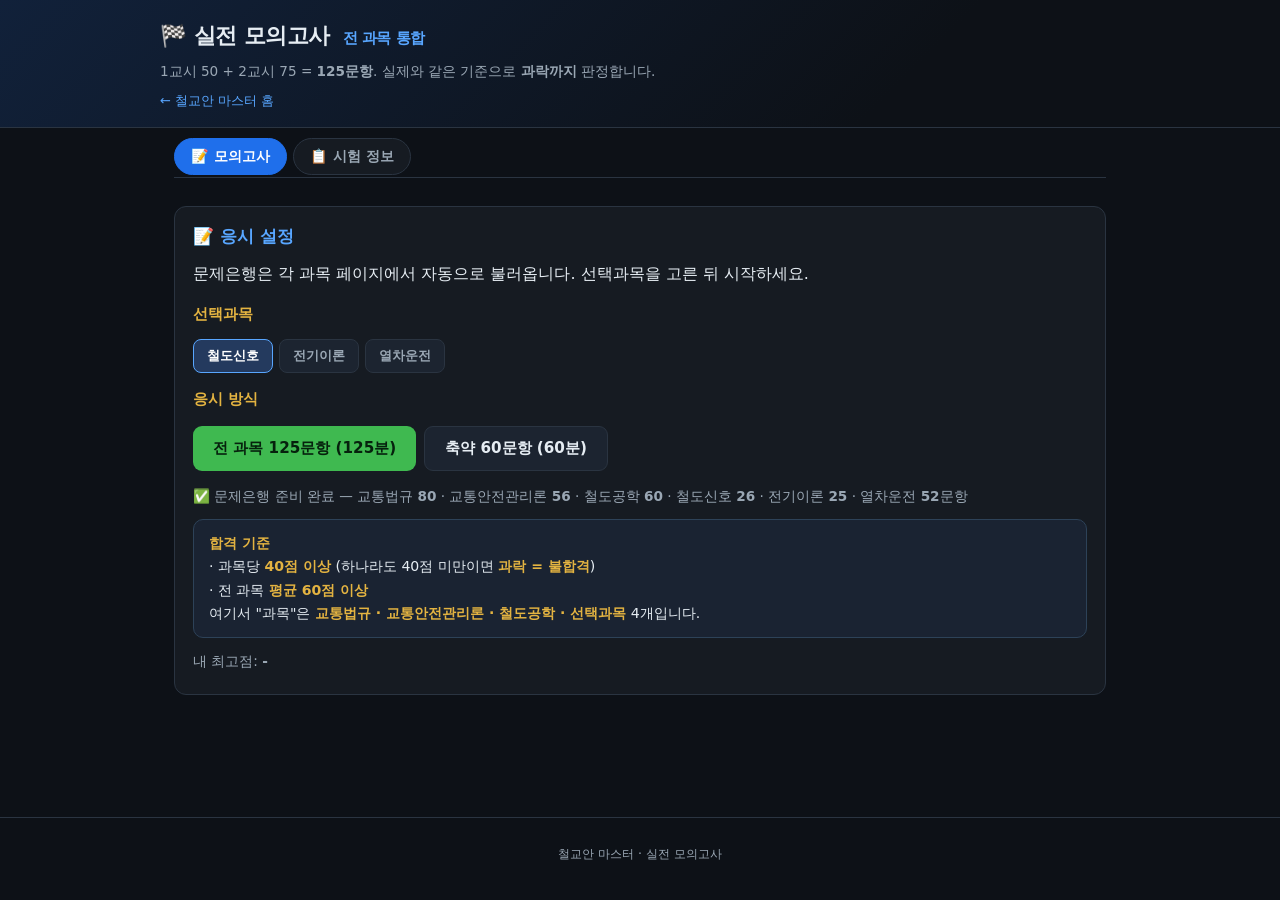
<file: mock.html>
<!DOCTYPE html>
<html lang="ko">
<head>
<meta charset="utf-8">
<!-- 수업용 「모두 같은 문제」 — ?fix=1 로 열면 문제·보기 순서가 고정됩니다 -->
<script src="https://hongyul67-cpu.github.io/links/fixorder.js"></script>
<meta name="viewport" content="width=device-width,initial-scale=1">
<title>실전 모의고사 — 철교안 마스터</title>
<link rel="stylesheet" href="core.css">
<script src="https://hongyul67-cpu.github.io/links/collector.js" data-tool="철교안 - 실전 모의고사"></script>
<script src="https://hongyul67-cpu.github.io/links/rank.js" data-tool="철도교통안전관리자" data-pace="self"></script>
<script>
/* ── 철교안 마스터 — 랭킹전 + 생기부 키워드 ──
   · 랭킹: 같은 data-tool 을 쓰는 도구끼리 RP(랭크 포인트)가 하나로 쌓인다.
   · 생기부: 제출할 때 활동명·도전횟수·계급이 자동으로 얹혀 키워드·문장 초안이 만들어진다. */
(function(){
  var MODE_NAME = '철도교통안전관리자 — 전과목 실전';
  var TRY_KEY   = 'try_cgm';

  function bumpTry(m){
    var d={}; try{ d=JSON.parse(localStorage.getItem(TRY_KEY))||{}; }catch(e){}
    d[m]=(d[m]||0)+1;
    try{ localStorage.setItem(TRY_KEY, JSON.stringify(d)); }catch(e){}
    return d[m];
  }
  /* 도구마다 화면 구조가 달라, 계급은 화면 구석 배지로 공통 표시한다 */
  function paintBadge(){
    if(!window.Rank || !document.body) return;
    var el=document.getElementById('rk-badge');
    if(!el){
      el=document.createElement('div'); el.id='rk-badge';
      el.style.cssText='position:fixed;right:10px;bottom:10px;z-index:9998;'
        +'font-size:11.5px;opacity:.9;pointer-events:none';
      document.body.appendChild(el);
    }
    try{ el.innerHTML=Rank.badge(); }catch(e){}
  }

  window.RankKit = {
    mode: MODE_NAME,
    /* 채점이 끝난 지점에서 호출 — RP 정산 + 승급 연출 */
    award: function(pct, mode){
      if(mode) window.RankKit.lastMode = mode;
      if(!window.Rank) return null;
      var rk=null;
      try{ rk=Rank.award(pct, {mode: mode||MODE_NAME}); }catch(e){}
      paintBadge();
      if(rk && rk.tierUp && window.FX){
        try{ FX.banner({icon:rk.tierAfter.icon, title:rk.tierAfter.name+' 승급!',
                        sub:rk.after+' RP · '+rk.tierAfter.full, stars:3}); }catch(e){}
      }
      return rk;
    }
  };
  if(document.readyState==='loading') document.addEventListener('DOMContentLoaded', paintBadge);
  else paintBadge();


  /* 생기부 — 제출 payload 에 활동명·도전횟수·계급을 자동으로 붙인다 */
  var t=setInterval(function(){
    if(!window.ResultCollector) return;
    clearInterval(t);
    if(ResultCollector.__kit) return;
    ResultCollector.__kit=1;
    var orig=ResultCollector.open;
    ResultCollector.open=function(p){
      p=p||{};
      var m=p.mode||window.RankKit.lastMode||MODE_NAME;
      p.mode=m;
      if(p.retry===undefined) p.retry=bumpTry(m);
      if(p.tier===undefined && window.Rank){ try{ p.tier=Rank.get().tier.full; }catch(e){} }
      return orig.call(this,p);
    };
  }, 60);
})();
</script>
<script src="https://hongyul67-cpu.github.io/links/fx.js"></script>
</head>
<body>

<header class="top"><div class="inner">
  <h1>🏁 실전 모의고사 <span class="sub">전 과목 통합</span></h1>
  <p>1교시 50 + 2교시 75 = <b>125문항</b>. 실제와 같은 기준으로 <b>과락까지</b> 판정합니다.</p>
  <a class="homelink" href="index.html">← 철교안 마스터 홈</a>
</div></header>

<div class="wrap">
<nav class="tabs">
  <button class="on" data-tab="p-exam">📝 모의고사</button>
  <button data-tab="p-guide">📋 시험 정보</button>
</nav>

<section class="page on" id="p-exam">
  <div id="exSetup">
    <div class="card">
      <h3>📝 응시 설정</h3>
      <p>문제은행은 각 과목 페이지에서 자동으로 불러옵니다. 선택과목을 고른 뒤 시작하세요.</p>
      <h4>선택과목</h4>
      <div class="secpick" id="subPick">
        <button class="on" data-s="철도신호">철도신호</button>
        <button data-s="전기이론">전기이론</button>
        <button data-s="열차운전">열차운전</button>
      </div>
      <h4>응시 방식</h4>
      <div class="btnrow">
        <button class="btn go" id="goFull">전 과목 125문항 (125분)</button>
        <button class="btn ghost" id="goHalf">축약 60문항 (60분)</button>
      </div>
      <p class="muted" id="loadMsg">문제은행 불러오는 중…</p>
      <div class="notice">
        <b>합격 기준</b><br>
        · 과목당 <b>40점 이상</b> (하나라도 40점 미만이면 <b>과락 = 불합격</b>)<br>
        · 전 과목 <b>평균 60점 이상</b><br>
        여기서 "과목"은 <b>교통법규 · 교통안전관리론 · 철도공학 · 선택과목</b> 4개입니다.
      </div>
      <p class="muted">내 최고점: <b id="bestScore">-</b></p>
    </div>
  </div>
  <div id="exPlay" style="display:none"></div>
  <div id="exResult" style="display:none"></div>
</section>

<section class="page" id="p-guide">
  <div class="card">
    <h3>📋 철도교통안전관리자 시험 개요</h3>
    <div class="scrollx"><table class="t">
      <tr><th>항목</th><th>내용</th></tr>
      <tr><td>근거</td><td>「교통안전법」 제53조, 같은 법 시행령 제41조의2</td></tr>
      <tr><td>시행</td><td>한국교통안전공단(TS) · <b>CBT</b> 방식</td></tr>
      <tr><td>응시자격</td><td><b>자격제한 없음.</b> 교통안전법 제53조 결격사유자만 응시 불가</td></tr>
      <tr><td>수수료</td><td>응시 <b>2만원</b> · 자격증 교부 <b>2만원</b> · <b>공학용 계산기 지참 가능</b>(시험 전 초기화)</td></tr>
      <tr><td>1교시</td><td>교통법규 50문항 / 50분 (문항당 2점)<br>교통안전법 <b>10</b> · 철도안전법 <b>35</b> · 철도산업발전기본법 <b>5</b></td></tr>
      <tr><td>2교시</td><td>교통안전관리론 25 + 철도공학 25 + <b>선택 1과목 25</b> = 75문항 / 75분 (과목당 25분, 문항당 4점)<br>선택: 열차운전 · 전기이론 · 철도신호 중 택1</td></tr>
      <tr><td>합격기준</td><td><b>과목당 40점 이상 + 평균 60점 이상</b></td></tr>
      <tr><td>면제</td><td>관련 자격·경력·석사 이상 학위로 <b>2~4과목 면제 가능</b>.<br><b>1교시 교통법규는 면제 불가</b></td></tr>
    </table></div>
    <h4>공부 순서 추천</h4>
    <ol>
      <li><b>1교시 교통법규</b>를 먼저 — 면제가 안 되고 배점이 가장 큽니다. 여기서 80점을 만들면 다른 과목이 편해집니다.</li>
      <li><b>선택과목</b>을 일찍 정하세요. 열차운전을 고르면 철도공학과 겹쳐 공부량이 줄어듭니다.</li>
      <li><b>철도공학</b>은 숫자·공식만 확실히 — 캔트/슬랙, 승강장 높이, 기울기, 번수는 반복 출제됩니다.</li>
      <li><b>교통안전관리론</b>은 이론 이름 짝짓기(하인리히·버드·매슬로·허즈버그)와 재해율 공식이 대부분입니다.</li>
      <li>마지막 2주는 이 <b>실전 모의고사</b>를 반복해 <b>과락 과목</b>을 찾아 메우세요.</li>
    </ol>
  </div>
  <div class="card">
    <h3>🔗 과목별 학습 도구</h3>
    <div class="btnrow">
      <a class="btn ghost" href="law.html">⚖️ 교통법규</a>
      <a class="btn ghost" href="mgmt.html">🧠 교통안전관리론</a>
      <a class="btn ghost" href="raileng.html">🛤️ 철도공학</a>
      <a class="btn ghost" href="elective.html">🔀 선택과목</a>
    </div>
  </div>
</section>
</div>

<footer class="ft">철교안 마스터 · 실전 모의고사</footer>

<script src="core.js"></script>
<script>
/* 이 페이지는 각 과목 페이지의 문제은행을 그대로 재사용합니다.
   (문제를 중복 보관하지 않기 위해 fetch 후 window.DATA 객체만 추출) */
var BANK = { '교통법규':[], '교통안전관리론':[], '철도공학':[], '철도신호':[], '전기이론':[], '열차운전':[] };
var LAWTAGS = ['교통안전법','철도안전법','철도산업발전기본법'];
var lawByTag = {};
var loaded = false, sub = '철도신호';

window.DATA = { tool:'철교안 - 실전 모의고사', key:'mock', title:'실전 모의고사', learn:[], ox:[], quiz:[] };

function extractDATA(html){
  var i = html.indexOf('window.DATA = ');
  if (i < 0) return null;
  var body = html.slice(i + 'window.DATA = '.length);
  var end = body.indexOf('\n};');
  if (end < 0) return null;
  return (new Function('return ' + body.slice(0, end + 2)))();
}

function pull(file){
  return fetch(file, {cache:'no-store'}).then(function(r){ return r.text(); }).then(extractDATA);
}

Promise.all([pull('law.html'), pull('mgmt.html'), pull('raileng.html'), pull('elective.html')])
.then(function(ds){
  if (ds.some(function(d){ return !d; })) throw new Error('parse');
  ds[0].quiz.forEach(function(q){
    (lawByTag[q.tag] = lawByTag[q.tag] || []).push(q);
    BANK['교통법규'].push(Object.assign({}, q, {tag:'교통법규', _law:q.tag}));
  });
  ds[1].quiz.forEach(function(q){ BANK['교통안전관리론'].push(Object.assign({}, q, {tag:'교통안전관리론'})); });
  ds[2].quiz.forEach(function(q){ BANK['철도공학'].push(Object.assign({}, q, {tag:'철도공학'})); });
  ds[3].quiz.forEach(function(q){ if (BANK[q.tag]) BANK[q.tag].push(Object.assign({}, q, {tag:'선택과목', _sub:q.tag})); });
  loaded = true;
  document.getElementById('loadMsg').innerHTML =
    '✅ 문제은행 준비 완료 — 교통법규 <b>' + BANK['교통법규'].length + '</b> · 교통안전관리론 <b>' + BANK['교통안전관리론'].length +
    '</b> · 철도공학 <b>' + BANK['철도공학'].length + '</b> · 철도신호 <b>' + BANK['철도신호'].length +
    '</b> · 전기이론 <b>' + BANK['전기이론'].length + '</b> · 열차운전 <b>' + BANK['열차운전'].length + '</b>문항';
})
.catch(function(){
  document.getElementById('loadMsg').innerHTML =
    '<span style="color:var(--bad)">⚠️ 문제은행을 불러오지 못했습니다.</span> 이 페이지는 다른 과목 페이지를 읽어와야 해서 <b>웹 주소(http/https)로 열어야</b> 합니다. ' +
    '파일을 더블클릭해서 연 경우(file://)에는 동작하지 않으니, 배포된 주소나 로컬 서버로 열어 주세요. ' +
    '그동안에는 각 과목 페이지의 CBT를 이용하시면 됩니다.';
  document.getElementById('goFull').disabled = true;
  document.getElementById('goHalf').disabled = true;
});

function shuffle(a){ a=a.slice(); for(var i=a.length-1;i>0;i--){var j=Math.floor(Math.random()*(i+1)),t=a[i];a[i]=a[j];a[j]=t;} return a; }
function take(arr,n){ return shuffle(arr).slice(0, Math.min(n, arr.length)); }

function buildPool(full){
  var pool = [];
  if (full) {
    // 1교시 50 — 공단 시험안내(2026) 비중: 교통안전법10 / 철도안전법35 / 철도산업발전기본법5
    pool = pool.concat(take((lawByTag['교통안전법']||[]).map(mapLaw), 10));
    pool = pool.concat(take((lawByTag['철도안전법']||[]).map(mapLaw), 35));
    pool = pool.concat(take((lawByTag['철도산업발전기본법']||[]).map(mapLaw), 5));
    pool = pool.concat(take(BANK['교통안전관리론'], 25));
    pool = pool.concat(take(BANK['철도공학'], 25));
    pool = pool.concat(take(BANK[sub], 25));
  } else {
    pool = pool.concat(take((lawByTag['교통안전법']||[]).map(mapLaw), 5));
    pool = pool.concat(take((lawByTag['철도안전법']||[]).map(mapLaw), 17));
    pool = pool.concat(take((lawByTag['철도산업발전기본법']||[]).map(mapLaw), 2));
    pool = pool.concat(take(BANK['교통안전관리론'], 12));
    pool = pool.concat(take(BANK['철도공학'], 12));
    pool = pool.concat(take(BANK[sub], 12));
  }
  return pool;
}
function mapLaw(q){ return Object.assign({}, q, {tag:'교통법규', _law:q.tag}); }

document.querySelectorAll('#subPick button').forEach(function(b){
  b.onclick = function(){
    document.querySelectorAll('#subPick button').forEach(function(x){ x.classList.remove('on'); });
    b.classList.add('on'); sub = b.dataset.s;
  };
});
document.getElementById('goFull').onclick = function(){ if(!loaded) return; var p=buildPool(true); CG.examStart(p.length, 125, p);   /* 실제 시험과 같게 — 1교시 50분 + 2교시 75분 */ };
document.getElementById('goHalf').onclick = function(){ if(!loaded) return; var p=buildPool(false); CG.examStart(p.length, 60, p); };

/* 과락 판정 */
CG.onGraded = function(info){
  var order = ['교통법규','교통안전관리론','철도공학','선택과목'];
  var rows = [], sum = 0, cnt = 0, fail = [];
  order.forEach(function(t){
    var v = info.byTag[t];
    if (!v) return;
    var s = Math.round(v.ok / v.n * 100);
    sum += s; cnt++;
    if (s < 40) fail.push(t);
    rows.push('<tr><td>' + t + (t==='선택과목' ? ' (' + sub + ')' : '') + '</td><td>' + v.ok + ' / ' + v.n +
      '</td><td class="' + (s < 40 ? 'hl2' : '') + '">' + s + '점</td><td>' + (s < 40 ? '❌ 과락' : '✅ 통과') + '</td></tr>');
  });
  var avg = cnt ? Math.round(sum / cnt) : 0;
  var pass = fail.length === 0 && avg >= 60;
  return '<div class="card">' +
    '<h3>' + (pass ? '🎉 합격' : '❌ 불합격') + ' — 평균 ' + avg + '점</h3>' +
    '<div class="scrollx"><table class="t"><tr><th>과목</th><th>정답</th><th>점수</th><th>판정</th></tr>' + rows.join('') + '</table></div>' +
    (fail.length ? '<p class="hl2">과락 과목: ' + fail.join(', ') + ' — 평균이 60점을 넘어도 <b>불합격</b>입니다.</p>' : '') +
    (!fail.length && avg < 60 ? '<p class="hl2">과락은 없지만 평균이 60점에 미치지 못했습니다.</p>' : '') +
    (pass ? '<p class="hl">과락 없음 + 평균 60점 이상 → 실제 기준으로 합격입니다.</p>' : '') +
    '</div>';
};

CG.boot();
</script>
<!-- 공용 기록 초기화 (교실 공용 PC용) -->
<script src="https://hongyul67-cpu.github.io/links/reset.js"></script>
<script src="https://hongyul67-cpu.github.io/links/backbar.js"></script>
</body>
</html>
</file>
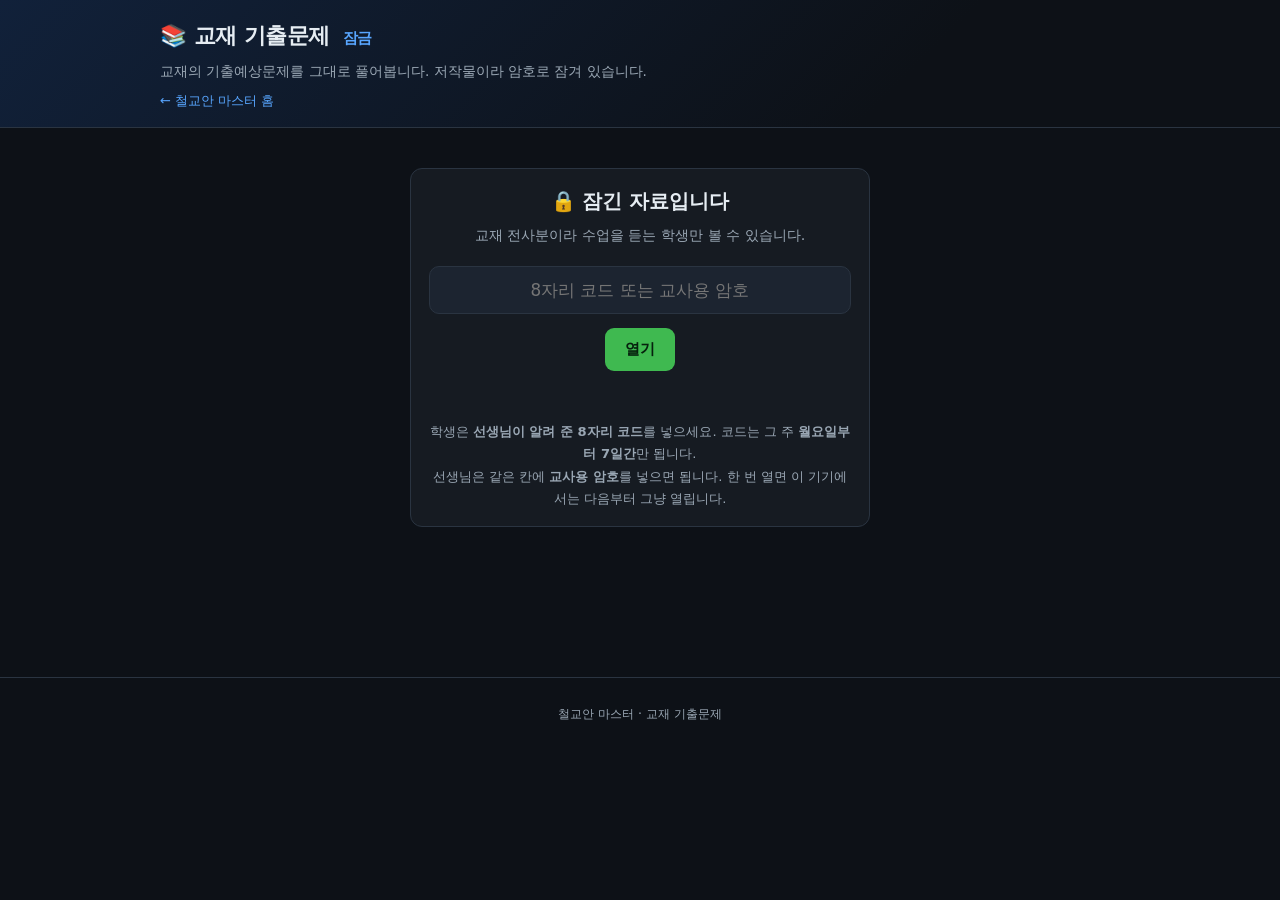
<file: past.html>
<!DOCTYPE html>
<html lang="ko">
<head>
<meta charset="utf-8">
<meta name="viewport" content="width=device-width,initial-scale=1">
<meta name="robots" content="noindex,nofollow">
<title>교재 기출문제 — 철교안 마스터</title>
<link rel="stylesheet" href="core.css">
<style>
  .lk-gate{max-width:460px;margin:40px auto;text-align:center}
  .lk-gate h2{font-size:1.25rem;margin:0 0 6px}
  .lk-gate p{color:var(--dim);font-size:.9rem;margin:6px 0 18px}
  .lk-in{width:100%;padding:13px;border-radius:10px;border:1px solid var(--line);
         background:var(--panel2);color:var(--tx);font-family:inherit;font-size:1.05rem;text-align:center}
  .lk-msg{min-height:1.4em;margin-top:10px;font-size:.88rem;color:var(--dim)}
  .lk-msg.bad{color:var(--bad)} .lk-msg.ok{color:var(--acc)}
  .lk-hint{margin-top:16px;font-size:.82rem;color:var(--dim);line-height:1.7}
  .lk-teach{display:none;background:#0f2417;border:1px solid #1d4a2c;border-radius:12px;
            padding:14px;margin:14px 0;text-align:center}
  .lk-tt{font-size:.8rem;color:var(--dim)}
  .lk-code{font-size:1.9rem;font-weight:800;letter-spacing:3px;color:var(--acc);margin:4px 0}
  .lk-sub{font-size:.8rem;color:var(--dim);margin-bottom:8px}
  .cw{display:flex;gap:8px;flex-wrap:wrap;margin:10px 0}
  .cw button{background:var(--panel2);color:var(--dim);border:1px solid var(--line);
             border-radius:8px;padding:7px 13px;font-size:.84rem;cursor:pointer;font-family:inherit;font-weight:600}
  .cw button.on{background:#243a5e;color:#fff;border-color:var(--acc2)}
  .src{font-size:.78rem;color:var(--dim);border-top:1px solid var(--line);margin-top:8px;padding-top:8px}
</style>
<script src="https://hongyul67-cpu.github.io/links/collector.js" data-tool="철교안 - 교재 기출"></script>
<script src="https://hongyul67-cpu.github.io/links/fx.js"></script>
</head>
<body>

<header class="top"><div class="inner">
  <h1>📚 교재 기출문제 <span class="sub">잠금</span></h1>
  <p>교재의 기출예상문제를 그대로 풀어봅니다. 저작물이라 암호로 잠겨 있습니다.</p>
  <a class="homelink" href="index.html">← 철교안 마스터 홈</a>
</div></header>

<div class="wrap">

<!-- 잠금 화면 -->
<div id="lkGate" class="lk-gate">
  <div class="card">
    <h2>🔒 잠긴 자료입니다</h2>
    <p>교재 전사분이라 수업을 듣는 학생만 볼 수 있습니다.</p>
    <input id="lkPw" class="lk-in" placeholder="8자리 코드 또는 교사용 암호" autocomplete="off">
    <div class="btnrow" style="justify-content:center"><button class="btn go" id="lkGo">열기</button></div>
    <div id="lkMsg" class="lk-msg"></div>
    <div class="lk-hint">
      학생은 <b>선생님이 알려 준 8자리 코드</b>를 넣으세요. 코드는 그 주 <b>월요일부터 7일간</b>만 됩니다.<br>
      선생님은 같은 칸에 <b>교사용 암호</b>를 넣으면 됩니다. 한 번 열면 이 기기에서는 다음부터 그냥 열립니다.
    </div>
  </div>
</div>

<div id="lkTeach" class="lk-teach"></div>

<!-- 본문 -->
<div id="app" style="display:none">
  <nav class="tabs">
    <button class="on" data-tab="p-solve">✏️ 풀기</button>
    <button data-tab="p-browse">📖 모아보기</button>
  </nav>

  <section class="page on" id="p-solve">
    <div id="exSetup">
      <div class="card">
        <h3>✏️ 출제 범위</h3>
        <div class="cw" id="pickPart"></div>
        <div class="cw" id="pickCh"></div>
        <h4>문항 수</h4>
        <div class="cw" id="pickN"></div>
        <div class="btnrow">
          <button class="btn go" id="goQuiz">시작</button>
          <button class="btn ghost" id="goWrong">❌ 틀린 문항만</button>
        </div>
        <p class="muted" id="poolMsg"></p>
        <p class="muted">내 최고점: <b id="bestScore">-</b></p>
      </div>
    </div>
    <div id="exPlay" style="display:none"></div>
    <div id="exResult" style="display:none"></div>
  </section>

  <section class="page" id="p-browse">
    <div class="card">
      <h3>📖 모아보기</h3>
      <p class="muted">해설과 함께 죽 훑어봅니다. 시험 직전 복습용입니다.</p>
      <div class="cw" id="brPick"></div>
    </div>
    <div id="brHost"></div>
  </section>

  <div class="card">
    <p class="src">
      출처: 「10일 완성 철도교통 안전관리자」 제4판(황승순, 박영사) 기출예상문제.<br>
      <b>저작권법 제25조(학교교육 목적 등에의 이용)</b> 범위의 수업 목적으로만 이용하며, 외부 공유·재배포를 금합니다.
      <button class="btn ghost" id="lkOut" style="margin-top:8px">이 기기에서 잠그기</button>
    </p>
  </div>
</div>

</div>

<footer class="ft">철교안 마스터 · 교재 기출문제</footer>

<script src="core.js"></script>
<script src="lock.js?v=2aeaed5c"></script>
<script>
var BANK = [], part = null, chap = null, nWant = 20, brPart = null;
var HIST_KEY = 'cgm_past_hist_v1';

window.DATA = { tool:'철교안 - 교재 기출', key:'past', title:'교재 기출문제', learn:[], ox:[], quiz:[] };

function hist(){ try{ return JSON.parse(localStorage.getItem(HIST_KEY))||{}; }catch(e){ return {}; } }
function saveHist(h){ try{ localStorage.setItem(HIST_KEY, JSON.stringify(h)); }catch(e){} }
function qid(x){ return x.b + '/' + x.ch + '/' + x.n; }

/* 교재 문항을 엔진이 쓰는 형태로 바꾼다.
   복수정답(a 가 배열)은 지문에 「복수정답」임을 밝히고 보기를 여러 개 고를 수 있게 한다.
   채점은 정답 집합과 정확히 같아야 맞는 것으로 본다. */
function toQuiz(x){
  var multi = Array.isArray(x.a);
  var q = '[' + x.b + ' ' + x.ch + '장 ' + x.n + '] ' + x.q +
          (multi ? ' (복수정답 — 해당하는 것을 모두 고르세요)' : '');
  var why = x.why + (multi ? '<br><b>※ 교재 복수정답</b>: ' + x.a.map(function(i){return (i+1)+'번';}).join(' · ') : '');
  return { q:q, c:x.c, a: multi ? x.a.slice() : x.a, multi: multi,
           why: why, tag: x.b + ' ' + x.ch + '장', _id: qid(x) };
}

function parts(){ var s=[]; BANK.forEach(function(x){ if(s.indexOf(x.b)<0) s.push(x.b); }); return s; }
function chaps(p){ var s=[]; BANK.forEach(function(x){ if(x.b===p && s.indexOf(x.ch)<0) s.push(x.ch); }); return s.sort(function(a,b){return a-b;}); }
function pool(){
  return BANK.filter(function(x){
    if(part && x.b!==part) return false;
    if(chap && x.ch!==chap) return false;
    return true;
  });
}
function chip(host, label, on, fn){
  var b=document.createElement('button'); b.textContent=label; if(on) b.className='on'; b.onclick=fn; host.appendChild(b); return b;
}
function paintPick(){
  var hp=document.getElementById('pickPart'); hp.innerHTML='';
  chip(hp,'전체', part===null, function(){ part=null; chap=null; paintPick(); });
  parts().forEach(function(p){ chip(hp,p, part===p, function(){ part=p; chap=null; paintPick(); }); });
  var hc=document.getElementById('pickCh'); hc.innerHTML='';
  if(part){
    chip(hc,'전체 장', chap===null, function(){ chap=null; paintPick(); });
    chaps(part).forEach(function(c){
      var t=(BANK.filter(function(x){return x.b===part&&x.ch===c;})[0]||{}).ct||'';
      chip(hc, c+'장 '+t, chap===c, function(){ chap=c; paintPick(); });
    });
  }
  var hn=document.getElementById('pickN'); hn.innerHTML='';
  [10,20,30,50,0].forEach(function(n){
    chip(hn, n?n+'문항':'전체', nWant===n, function(){ nWant=n; paintPick(); });
  });
  var p=pool(), h=hist(), w=p.filter(function(x){ var r=h[qid(x)]; return r&&r.w>0; }).length;
  document.getElementById('poolMsg').innerHTML =
    '선택 범위 <b>'+p.length+'문항</b> · 지금까지 틀린 문항 <b>'+w+'개</b>';
}

function startQuiz(list){
  if(!list.length){ alert('해당 범위에 문항이 없습니다.'); return; }
  var qs=list.map(toQuiz);
  var n = nWant ? Math.min(nWant, qs.length) : qs.length;
  CG.examStart(n, 0, qs);
}
document.getElementById('goQuiz').onclick=function(){ startQuiz(pool()); };
document.getElementById('goWrong').onclick=function(){
  var h=hist();
  startQuiz(pool().filter(function(x){ var r=h[qid(x)]; return r&&r.w>0; }));
};

/* 채점 결과를 오답 기록에 반영한다 */
CG.onGraded=function(info){
  var h=hist();
  (info.detail||[]).forEach(function(d){
    if(!d.id) return;
    var r=h[d.id]||{w:0,r:0};
    if(d.ok) r.r++; else r.w++;
    h[d.id]=r;
  });
  saveHist(h);
  return '';
};

/* 모아보기 */
function paintBrowse(){
  var hp=document.getElementById('brPick'); hp.innerHTML='';
  var ps=parts();
  if(brPart===null) brPart=ps[0];
  ps.forEach(function(p){ chip(hp,p, brPart===p, function(){ brPart=p; paintBrowse(); }); });
  var host=document.getElementById('brHost');
  var list=BANK.filter(function(x){ return x.b===brPart; });
  host.innerHTML = list.map(function(x){
    var a = Array.isArray(x.a)? x.a : [x.a];
    return '<div class="qbox"><div class="qhead"><span class="qtag">'+x.b+' '+x.ch+'장 '+(x.ct||'')+'</span>'+
      '<span class="qnum">'+x.n+'번</span></div>'+
      '<div class="qtext">'+esc(x.q).replace(/\n/g,'<br>')+
        (a.length>1 ? '<span class="multitag"> (복수정답 '+a.length+'개)</span>' : '')+'</div>'+
      '<div class="opts">'+x.c.map(function(t,i){
        return '<div class="opt'+(a.indexOf(i)>=0?' ok':'')+'"><span class="n">'+(i+1)+'</span><span>'+esc(t)+'</span></div>';
      }).join('')+'</div>'+
      '<div class="why"><b>해설</b> '+x.why+'</div></div>';
  }).join('');
}
function esc(s){ return String(s).replace(/&/g,'&amp;').replace(/</g,'&lt;').replace(/>/g,'&gt;'); }

document.getElementById('lkOut').onclick=function(){
  if(confirm('이 기기에서 저장된 암호를 지웁니다. 다음에 다시 코드를 넣어야 합니다.')) BankLock.relock();
};

BankLock.boot(function(bank){
  BANK = bank;
  document.getElementById('app').style.display='block';
  CG.boot();
  paintPick(); paintBrowse();
});
</script>
</body>
</html>
</file>
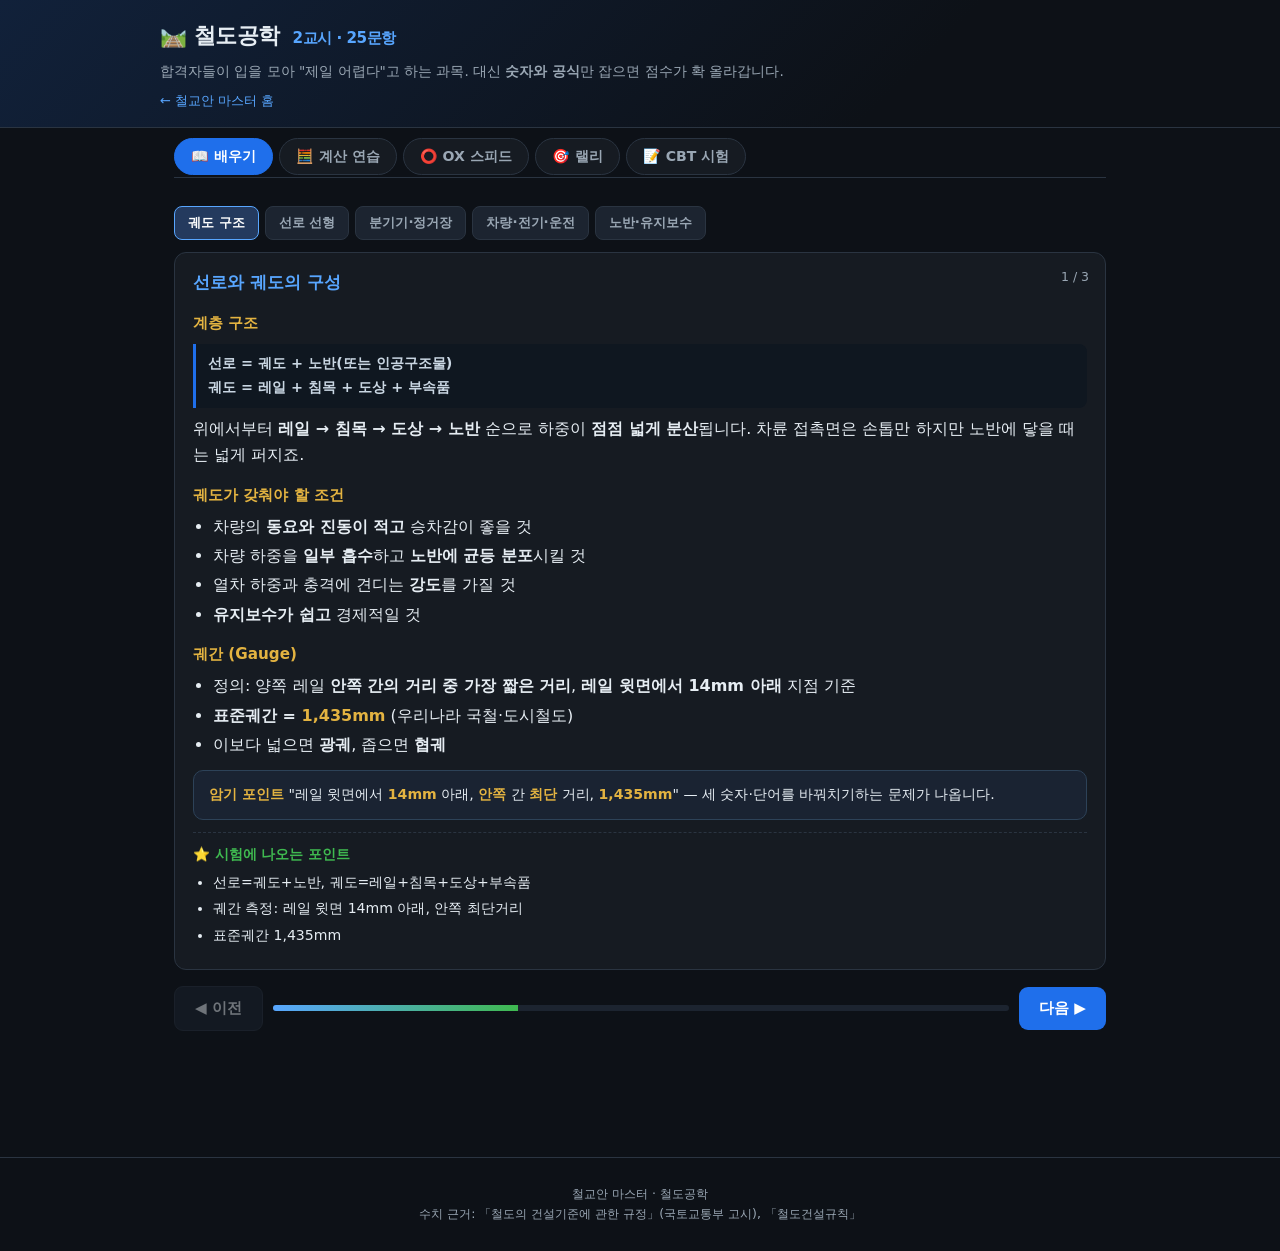
<file: raileng.html>
<!DOCTYPE html>
<html lang="ko">
<head>
<meta charset="utf-8">
<!-- 수업용 「모두 같은 문제」 — ?fix=1 로 열면 문제·보기 순서가 고정됩니다 -->
<script src="https://hongyul67-cpu.github.io/links/fixorder.js"></script>
<meta name="viewport" content="width=device-width,initial-scale=1">
<title>철도공학 — 철교안 마스터</title>
<link rel="stylesheet" href="core.css">
<script src="https://hongyul67-cpu.github.io/links/collector.js" data-tool="철교안 - 철도공학"></script>
<script src="https://hongyul67-cpu.github.io/links/rank.js" data-tool="철도교통안전관리자" data-pace="self"></script>
<script>
/* ── 철교안 마스터 — 랭킹전 + 생기부 키워드 ──
   · 랭킹: 같은 data-tool 을 쓰는 도구끼리 RP(랭크 포인트)가 하나로 쌓인다.
   · 생기부: 제출할 때 활동명·도전횟수·계급이 자동으로 얹혀 키워드·문장 초안이 만들어진다. */
(function(){
  var MODE_NAME = '철도교통안전관리자 — 철도공학';
  var TRY_KEY   = 'try_cgm';

  function bumpTry(m){
    var d={}; try{ d=JSON.parse(localStorage.getItem(TRY_KEY))||{}; }catch(e){}
    d[m]=(d[m]||0)+1;
    try{ localStorage.setItem(TRY_KEY, JSON.stringify(d)); }catch(e){}
    return d[m];
  }
  /* 도구마다 화면 구조가 달라, 계급은 화면 구석 배지로 공통 표시한다 */
  function paintBadge(){
    if(!window.Rank || !document.body) return;
    var el=document.getElementById('rk-badge');
    if(!el){
      el=document.createElement('div'); el.id='rk-badge';
      el.style.cssText='position:fixed;right:10px;bottom:10px;z-index:9998;'
        +'font-size:11.5px;opacity:.9;pointer-events:none';
      document.body.appendChild(el);
    }
    try{ el.innerHTML=Rank.badge(); }catch(e){}
  }

  window.RankKit = {
    mode: MODE_NAME,
    /* 채점이 끝난 지점에서 호출 — RP 정산 + 승급 연출 */
    award: function(pct, mode){
      if(mode) window.RankKit.lastMode = mode;
      if(!window.Rank) return null;
      var rk=null;
      try{ rk=Rank.award(pct, {mode: mode||MODE_NAME}); }catch(e){}
      paintBadge();
      if(rk && rk.tierUp && window.FX){
        try{ FX.banner({icon:rk.tierAfter.icon, title:rk.tierAfter.name+' 승급!',
                        sub:rk.after+' RP · '+rk.tierAfter.full, stars:3}); }catch(e){}
      }
      return rk;
    }
  };
  if(document.readyState==='loading') document.addEventListener('DOMContentLoaded', paintBadge);
  else paintBadge();


  /* 생기부 — 제출 payload 에 활동명·도전횟수·계급을 자동으로 붙인다 */
  var t=setInterval(function(){
    if(!window.ResultCollector) return;
    clearInterval(t);
    if(ResultCollector.__kit) return;
    ResultCollector.__kit=1;
    var orig=ResultCollector.open;
    ResultCollector.open=function(p){
      p=p||{};
      var m=p.mode||window.RankKit.lastMode||MODE_NAME;
      p.mode=m;
      if(p.retry===undefined) p.retry=bumpTry(m);
      if(p.tier===undefined && window.Rank){ try{ p.tier=Rank.get().tier.full; }catch(e){} }
      return orig.call(this,p);
    };
  }, 60);
})();
</script>
<script src="https://hongyul67-cpu.github.io/links/fx.js"></script>
</head>
<body>

<header class="top"><div class="inner">
  <h1>🛤️ 철도공학 <span class="sub">2교시 · 25문항</span></h1>
  <p>합격자들이 입을 모아 "제일 어렵다"고 하는 과목. 대신 <b>숫자와 공식</b>만 잡으면 점수가 확 올라갑니다.</p>
  <a class="homelink" href="index.html">← 철교안 마스터 홈</a>
</div></header>

<div class="wrap">
<nav class="tabs">
  <button class="on" data-tab="p-learn">📖 배우기</button>
  <button data-tab="p-calc">🧮 계산 연습</button>
  <button data-tab="p-ox">⭕ OX 스피드</button>
  <button data-tab="p-rally">🎯 랠리</button>
  <button data-tab="p-exam">📝 CBT 시험</button>
</nav>

<section class="page on" id="p-learn">
  <div class="secpick" id="learnPick"></div>
  <div id="learnHost"></div>
</section>

<!-- 계산 연습 -->
<section class="page" id="p-calc">
  <div class="card">
    <h3>🧮 캔트·슬랙 계산 연습기</h3>
    <p>철도공학에서 확실하게 건질 수 있는 점수가 <b>캔트·슬랙 계산</b>입니다. 숫자를 바꿔가며 손에 익히세요.</p>
    <div class="grid2">
      <div>
        <h4>설계속도 V (km/h)</h4>
        <input id="cV" type="number" value="120" style="width:100%;padding:9px;border-radius:8px;border:1px solid var(--line);background:var(--panel2);color:var(--tx);font-family:inherit;font-size:1rem">
      </div>
      <div>
        <h4>곡선반경 R (m)</h4>
        <input id="cR" type="number" value="600" style="width:100%;padding:9px;border-radius:8px;border:1px solid var(--line);background:var(--panel2);color:var(--tx);font-family:inherit;font-size:1rem">
      </div>
    </div>
    <div class="btnrow"><button class="btn go" id="cGo">계산하기</button></div>
    <div id="cOut"></div>
  </div>
  <div class="card">
    <h3>🎲 랜덤 계산 문제</h3>
    <p>무작위 값으로 균형캔트를 계산해 보세요. 소수 첫째 자리에서 반올림한 정수로 답하면 됩니다.</p>
    <div class="btnrow"><button class="btn" id="qGo">문제 뽑기</button></div>
    <div id="qOut"></div>
  </div>
</section>

<section class="page" id="p-ox">
  <div id="oxStart">
    <div class="card"><h3>⭕ OX 스피드</h3>
      <p>궤도·선형의 숫자를 반사적으로 판단하는 훈련입니다.</p>
      <div class="btnrow"><button class="btn go" id="oxGo">시작하기</button></div></div>
  </div>
  <div id="oxPlay" style="display:none">
    <div class="card oxwrap">
      <div class="stat"><span>진행 <b id="oxProg">0/0</b></span><span>정답 <b id="oxScore">0</b></span></div>
      <div class="oxq" id="oxQ"></div>
      <div class="oxbtns"><button class="o">O</button><button class="x">X</button></div>
      <div class="why" id="oxWhy" style="display:none"></div>
    </div>
  </div>
</section>

<section class="page" id="p-rally">
  <div id="rlSetup"><div class="card"><h3>🎯 분야별 랠리</h3>
    <div class="secpick" id="rlPick"></div></div></div>
  <div id="rlPlay" style="display:none"></div>
</section>

<section class="page" id="p-exam">
  <div id="exSetup"><div class="card">
    <h3>📝 철도공학 모의 CBT</h3>
    <p>실제 배점과 같은 <b>25문항</b>입니다.</p>
    <p class="muted">내 최고점: <b id="bestScore">-</b></p>
    <div class="btnrow">
      <button class="btn go" id="ex25">25문항 실전 (25분)</button>
      <button class="btn ghost" id="ex15">15문항 짧게 (무제한)</button>
    </div></div></div>
  <div id="exPlay" style="display:none"></div>
  <div id="exResult" style="display:none"></div>
</section>
</div>

<footer class="ft">철교안 마스터 · 철도공학<br>수치 근거: 「철도의 건설기준에 관한 규정」(국토교통부 고시), 「철도건설규칙」</footer>

<script src="https://hongyul67-cpu.github.io/links/fig.js"></script>
<script src="figs.js"></script>
<script src="core.js"></script>
<script>
window.DATA = {
tool:'철교안 - 철도공학', key:'raileng', title:'철도공학',

learn:[
/* ── 궤도 구조 ── */
{sec:'궤도 구조', title:'선로와 궤도의 구성', body:`
<h4>계층 구조</h4>
<div class="quote"><b>선로 = 궤도 + 노반(또는 인공구조물)</b><br><b>궤도 = 레일 + 침목 + 도상 + 부속품</b></div>
<p>위에서부터 <b>레일 → 침목 → 도상 → 노반</b> 순으로 하중이 <b>점점 넓게 분산</b>됩니다. 차륜 접촉면은 손톱만 하지만 노반에 닿을 때는 넓게 퍼지죠.</p>
<h4>궤도가 갖춰야 할 조건</h4>
<ul>
<li>차량의 <b>동요와 진동이 적고</b> 승차감이 좋을 것</li>
<li>차량 하중을 <b>일부 흡수</b>하고 <b>노반에 균등 분포</b>시킬 것</li>
<li>열차 하중과 충격에 견디는 <b>강도</b>를 가질 것</li>
<li><b>유지보수가 쉽고</b> 경제적일 것</li>
</ul>
<h4>궤간 (Gauge)</h4>
<ul>
<li>정의: 양쪽 레일 <b>안쪽 간의 거리 중 가장 짧은 거리</b>, <b>레일 윗면에서 14mm 아래</b> 지점 기준</li>
<li><b>표준궤간 = <span class="num">1,435mm</span></b> (우리나라 국철·도시철도)</li>
<li>이보다 넓으면 <b>광궤</b>, 좁으면 <b>협궤</b></li>
</ul>
<div class="notice"><b>암기 포인트</b> "레일 윗면에서 <b>14mm</b> 아래, <b>안쪽</b> 간 <b>최단</b> 거리, <b>1,435mm</b>" — 세 숫자·단어를 바꿔치기하는 문제가 나옵니다.</div>`,
keys:['선로=궤도+노반, 궤도=레일+침목+도상+부속품','궤간 측정: 레일 윗면 14mm 아래, 안쪽 최단거리','표준궤간 1,435mm']},

{sec:'궤도 구조', title:'레일 — 종류·이음매·장대레일', body:`
<h4>레일의 역할과 규격</h4>
<ul>
<li>차량 하중을 침목에 전달하고 <b>주행면과 안내</b> 역할</li>
<li>단위: <b>1m당 중량(kg/m)</b> — 우리나라는 <b>50kg/m, 60kg/m</b>가 주력. 설계속도가 높을수록 무거운 레일</li>
<li>레일 길이: 표준 <b>25m</b>(정척레일). 그보다 짧으면 단척, 길면 장척</li>
</ul>
<h4>이음매(Joint) — 궤도의 최대 약점</h4>
<p>이음매는 <b>충격·소음·진동</b>이 집중되고 <b>보수비의 상당 부분</b>을 잡아먹습니다. 그래서 없애는 방향으로 발전했습니다.</p>
<ul>
<li><b>상대식</b>: 좌우 레일의 이음매가 <b>마주 보게</b> 배치 → 충격이 동시에 와서 소음은 크지만 <b>보수 관리가 쉬움</b>. <b>우리나라 표준</b></li>
<li><b>상호식</b>: 좌우가 <b>엇갈리게</b> 배치 → 동요는 줄지만 좌우 충격이 번갈아 와서 사행동 유발</li>
<li><b>지接법(支床式)</b>: 이음매를 <b>침목 위</b>에 둠 / <b>현接법(懸垂式)</b>: 침목 <b>사이</b>에 둠(우리나라 일반적, 탄성 유리)</li>
</ul>
<h4>유간(遊間)</h4>
<p>온도에 따른 레일 신축을 흡수하려고 이음매에 두는 <b>틈</b>. 온도가 높을 때 부설하면 유간을 작게, 낮을 때는 크게 둡니다. 유간이 부족하면 <b>좌굴(장출)</b>, 과대하면 <b>충격·이음매 손상</b>이 생깁니다.</p>
<h4>장대레일 (CWR)</h4>
<ul>
<li>정의: 레일을 용접해 <b>200m 이상</b>으로 만든 것 (25m~200m는 장척레일)</li>
<li>장점: 소음·진동 감소, <b>승차감 향상</b>, 보수비 절감, 차량·궤도 손상 감소</li>
<li>구조: 양끝의 <b>가동구간</b>(신축 발생)과 가운데 <b>부동구간</b>(신축 없이 축력만 발생)</li>
<li>끝부분에는 <b>신축이음매(EJ)</b>를 설치해 신축을 흡수</li>
<li>필수 조건: <b>중량레일·PC침목·자갈도상 충분·강한 체결장치</b> (좌굴 방지)</li>
</ul>
<h4>용접 방법</h4>
<p><b>가스압접 · 테르밋(Thermit)용접 · 플래시버트(Flash butt)용접 · 엔클로즈드 아크용접</b> — 이 중 <b>플래시버트</b>가 품질이 가장 우수해 공장 용접에 쓰이고, <b>테르밋</b>은 현장 보수용으로 많이 씁니다.</p>`,
keys:['정척레일 25m, 장대레일 200m 이상','우리나라 이음매 배치 = 상대식','장대레일: 가동구간+부동구간, 신축이음매','용접 4종 — 플래시버트(공장), 테르밋(현장)']},

{sec:'궤도 구조', title:'침목과 도상, 노반', body:`
<h4>침목의 역할</h4>
<p>① 레일을 <b>정해진 위치에 고정</b>(궤간 유지) ② 레일에서 받은 하중을 <b>도상에 분산</b> ③ 궤도의 <b>틀을 유지</b></p>
<h4>침목의 종류</h4>
<div class="scrollx"><table class="t">
<tr><th>종류</th><th>장점</th><th>단점</th></tr>
<tr><td><b>목침목</b></td><td>가공·취급 쉬움, <b>전기절연 우수</b>, 탄성 좋음</td><td>수명 짧음(부식·부패), 자원 소모</td></tr>
<tr><td><b>콘크리트(PC)침목</b></td><td><b>수명 김</b>, 중량이 커서 <b>궤도 안정</b>, 장대레일에 유리</td><td>탄성 부족(충격 큼), 무거워 취급 어려움, 절연 조치 필요</td></tr>
<tr><td><b>철침목</b></td><td>수명 길고 재활용 가능</td><td>부식, 전기절연 불량, 소음</td></tr>
</table></div>
<p>형상에 따라 <b>보통침목 · 분기침목 · 교량침목</b>으로 나눕니다.</p>
<h4>도상(Ballast)</h4>
<p><b>정의</b>: 레일·침목에서 전달되는 하중을 <b>노반에 넓게 분산</b>시키고 <b>침목을 일정 위치에 고정</b>하는 부분.</p>
<ul>
<li><b>도상자갈의 구비조건</b>: 경질이고 <b>마모에 강할 것</b> / <b>모서리가 있어(예각) 잘 물릴 것</b> / 입도가 적당하고 <b>배수가 좋을 것</b> / 동결·풍화에 강할 것 / 저렴하고 다량 확보 가능할 것</li>
<li><b>자갈도상 두께</b>: 설계속도가 높을수록 두껍게 (일반적으로 <span class="num">250~350mm</span> 범위)</li>
<li><b>도상계수(K)</b>: 도상의 <b>지지력 강도</b>를 나타내는 값. 단위 kgf/cm³. <b>클수록 단단</b>한 도상</li>
</ul>
<h4>자갈도상 vs 콘크리트도상</h4>
<div class="scrollx"><table class="t">
<tr><th></th><th>자갈도상</th><th>콘크리트도상</th></tr>
<tr><td>탄성·완충</td><td><b>좋음</b></td><td>부족(별도 방진 필요)</td></tr>
<tr><td>건설비</td><td>싸다</td><td><b>비싸다</b></td></tr>
<tr><td>유지보수</td><td>잦다(다짐·보충)</td><td><b>거의 없다</b></td></tr>
<tr><td>적용</td><td>일반 노선</td><td><b>터널·고속·지하</b> 구간</td></tr>
</table></div>
<h4>노반과 시공기면</h4>
<ul>
<li><b>노반</b>: 궤도를 받치는 기초 지반</li>
<li><b>시공기면</b>: 노반을 조성하는 <b>기준이 되는 면</b></li>
<li><b>시공기면의 폭</b>: 궤도중심에서 시공기면 한쪽 <b>비탈머리까지의 거리</b>. 설계속도 150km/h 이하 전철화 구간은 <b>4.0m 이상</b></li>
</ul>`,
keys:['도상자갈 조건: 경질·예각·입도 적당·배수 양호','도상계수 K = 지지력, 클수록 단단','PC침목 = 수명·안정 우수, 탄성 부족','시공기면 = 노반 조성 기준면']},

/* ── 선형 ── */
{sec:'선로 선형', title:'곡선과 캔트', body:`
<h4>곡선의 종류</h4>
<ul>
<li><b>단곡선</b>: 하나의 원곡선</li>
<li><b>복심곡선</b>: 같은 방향의 반경이 다른 두 곡선이 접속</li>
<li><b>반향곡선(S곡선)</b>: <b>방향이 반대</b>인 두 곡선이 접속 → 사이에 <b>직선(중간직선)</b>을 넣어 급격한 캔트 변화를 막습니다</li>
<li><b>완화곡선</b>: 직선과 원곡선 사이에서 곡률이 <b>서서히 변하는</b> 곡선</li>
</ul>
<h4>캔트(Cant)</h4>
<div class="quote"><b>정의</b>: 차량이 곡선구간을 원활히 운행하도록 <b>안쪽 레일을 기준으로 바깥쪽 레일을 높게</b> 부설하는 것 (편경사)<br>
<b>이유</b>: 원심력을 중력의 분력으로 상쇄 → 승차감 확보 + 바깥 레일에 편중되는 <b>윤중을 균등화</b></div>
<p><b>균형캔트 공식</b></p>
<div class="quote" style="font-size:1.05rem;text-align:center">
<b>C = 11.8 × V² ÷ R</b> &nbsp;(C: mm, V: km/h, R: m)
</div>
<p class="muted">궤간 1,435mm 표준궤 기준으로 유도된 값입니다. (일반식 C = G·V² / (127·R), G=1,500mm 기준)</p>
<ul>
<li><b>부족캔트</b>: 실제 설정캔트가 균형캔트보다 <b>작을 때</b>의 차이 → 바깥쪽으로 쏠림</li>
<li><b>초과캔트</b>: 실제 운행속도가 설계속도보다 <b>낮을 때</b> 캔트가 남는 것 → 안쪽으로 쏠림. <b>110mm를 초과하지 않도록</b> 함</li>
<li>캔트의 <b>체감</b>: 완화곡선이 있으면 <b>완화곡선 전체 길이</b> 안에서, 없으면 최소 체감길이 안에서 서서히 줄임</li>
<li>분기기 내 곡선, 그 전후 곡선, 측선 내 곡선 등은 <b>캔트를 두지 않을 수 있음</b></li>
</ul>
<h4>슬랙(Slack)</h4>
<div class="quote"><b>정의</b>: 차량이 곡선을 원활히 통과하도록 <b>바깥쪽 레일을 기준으로 안쪽 레일을 조정하여 궤간을 넓히는</b> 것<br>
<b>이유</b>: 고정축거를 가진 대차는 곡선에서 차륜 플랜지가 레일에 끼여 원활히 돌지 못함</div>
<div class="quote" style="font-size:1.05rem;text-align:center"><b>S = 2,400 ÷ R − S′</b> &nbsp;(S′: 조정치 0~15mm)</div>
<ul>
<li><b>곡선반경 300m 이하</b>인 곡선구간에 둔다</li>
<li><b>슬랙은 <span class="num">30mm 이하</span></b></li>
<li>체감은 <b>캔트의 체감과 같은 길이</b> 안에서</li>
</ul>`,
keys:['캔트 C = 11.8V²/R','슬랙 S = 2400/R − S′, 30mm 이하, R 300m 이하에서','초과캔트 110mm 이하','캔트·슬랙 체감 길이는 같다']},

{sec:'선로 선형', title:'완화곡선·기울기·종곡선', body:`
<h4>완화곡선</h4>
<ul>
<li><b>목적</b>: 직선(곡률 0)에서 원곡선(곡률 1/R)으로 <b>곡률과 캔트가 서서히 변하게</b> 하여 충격과 동요를 없앰</li>
<li>우리나라 규정상 완화곡선의 <b>형상은 3차 포물선</b> (「철도의 건설기준에 관한 규정」 제8조제5항)</li>
<li>완화곡선 길이는 <b>캔트 변화량</b>과 <b>부족캔트 변화량</b> 기준으로 산출한 값 중 <b>큰 값 이상</b></li>
<li>두 원곡선이 접속하는 곳에도 완화곡선을 둡니다</li>
</ul>
<p class="muted">참고: 도로에서는 <b>클로소이드</b>, 철도에서는 <b>3차 포물선</b>이 표준이라는 점이 자주 대비되어 출제됩니다.</p>
<h4>기울기(구배)</h4>
<ul>
<li>단위: <b>퍼밀(‰)</b> = 1,000분율. 수평거리 1,000m당 높이 차</li>
<li>본선의 기울기는 설계속도에 따라 정해진 값 이하</li>
<li><b>정거장 안 승강장 구간의 본선</b> 및 열차정차구간: <span class="num">2‰(1,000분의 2)</span> 이하
  <ul>
  <li>다만 열차를 분리·연결하지 않는 본선이면 <b>전기동차전용선 10‰</b>, <b>그 밖의 선로 8‰</b>까지</li>
  <li><b>열차를 유치하지 않는 측선</b>은 <b>35‰</b>까지</li>
  </ul></li>
<li><b>환산기울기</b>: 기울기 구간에 곡선이 있으면 곡선저항을 기울기로 환산해 <b>빼준</b> 값 이하로 해야 함</li>
</ul>
<div class="notice"><b>왜 2‰인가?</b> 정차 중인 차량이 <b>스스로 굴러가지 않도록</b> 하기 위해서입니다. 그래서 차량기지 유치선은 원칙적으로 <b>수평</b>, 불가피해도 2‰ 이내입니다.</div>
<h4>종곡선(縱曲線)</h4>
<ul>
<li>기울기가 바뀌는 지점을 차량이 원활히 통과하도록 <b>종단면에 두는 곡선</b></li>
<li>기울기 차이가 규정값 이상이면 반드시 설치</li>
<li><b>종곡선 연장은 20m 이상</b></li>
<li>원칙적으로 <b>직선 또는 원의 중심이 1개인 곡선구간</b>에 부설</li>
</ul>
<h4>직선 및 원곡선의 최소 길이</h4>
<p>두 캔트 변화구간 사이의 직선·원곡선 길이는 설계속도에 따른 값 이상이어야 합니다. <b>차량이 한 상태에 머무는 시간</b>을 확보해 롤링을 줄이기 위함입니다.</p>`,
keys:['완화곡선 형상 = 3차 포물선','승강장 본선 기울기 2‰ 이하(예외 8‰·10‰, 측선 35‰)','종곡선 연장 20m 이상','퍼밀(‰) = 1,000분율']},

{sec:'선로 선형', title:'건축한계·차량한계·궤도중심간격', body:`
<h4>두 한계의 관계</h4>
<div class="quote"><b>차량한계</b>: 궤도 위에 <b>정지한 상태</b>에서 측정한 철도차량의 길이·너비·높이의 한계<br>
<b>건축한계</b>: 차량이 안전하게 운행되도록 <b>궤도상에 설정한 일정한 공간</b><br>
→ <b>건축한계 > 차량한계</b>. 그 차이가 차량의 동요·편기를 흡수하는 <b>여유</b>입니다.</div>
<ul>
<li>건축한계 안에는 구조물·시설물을 설치할 수 없습니다. <b>예외</b>: 가공전차선과 현수장치, <b>승강장 안전문·안전펜스</b>, 보수작업용 일시 시설</li>
<li><b>곡선구간의 건축한계는 확대</b>합니다 = 직선구간 건축한계 + ① <b>곡선에 따른 확대량</b> + ② <b>캔트·슬랙에 따른 편기량</b></li>
<li>확대량 체감: 완화곡선 길이가 <b>26m 이상</b>이면 완화곡선 전체 길이, <b>26m 미만</b>이면 직선을 포함해 26m 이상, 완화곡선이 없으면 곡선 시·종점에서 <b>26m 이상</b></li>
</ul>
<h4>궤도의 중심간격</h4>
<ul>
<li>정거장 밖에서 2선을 나란히 놓을 때 설계속도별 값 이상</li>
<li>중심간격이 <b>4.3m 미만</b>인 구간에 <b>3개 이상</b>의 선로를 나란히 놓으면 인접 궤도 중심간격 중 <b>하나는 4.3m 이상</b></li>
<li>정거장 안: 주본선은 정거장 밖과 동일. 설계속도 <b>70km/h 이하</b>면 <b>4.0m 이상</b></li>
<li>주본선과 나란한 <b>부본선·측선은 4.3m 이상</b></li>
<li><b>6개 이상</b>의 선로를 나란히 놓으면 <b>5개 선로마다 중심간격 6.0m 이상</b> 확보</li>
<li>곡선구간에서는 <b>건축한계 확대량만큼 더</b> 확대</li>
</ul>
<h4>왜 필요한가</h4>
<p>교행 시 차량 간 압력, <b>열차풍에 의한 작업자 안전</b>, 궤도 부설 오차, 측풍에 의한 탈선 안전도, 유지보수 편의성을 고려한 값입니다.</p>`,
keys:['건축한계 > 차량한계','곡선부 건축한계 = 곡선 확대량 + 캔트·슬랙 편기량','확대량 체감 기준 26m','부본선·측선 중심간격 4.3m 이상, 5개마다 6.0m']},

/* ── 분기기 ── */
{sec:'분기기·정거장', title:'분기기 구조와 번수', body:`
<h4>분기기의 3대 구성부</h4>
<div class="scrollx"><table class="t">
<tr><th>부분</th><th>구성</th><th>기능</th></tr>
<tr><td><b>포인트부</b></td><td><b>텅레일</b>(가동), 기본레일, 선로전환기</td><td>차륜을 <b>진로에 따라 유도</b>(방향 결정)</td></tr>
<tr><td><b>리드부</b></td><td>리드레일(리드곡선)</td><td>포인트와 크로싱을 <b>연결</b></td></tr>
<tr><td><b>크로싱부</b></td><td>노스레일, 윙레일, <b>가드레일</b></td><td>두 레일이 <b>평면 교차</b>하는 부분</td></tr>
</table></div>
<p><b>가드레일(호륜레일)</b>: 크로싱 <b>반대쪽</b>에서 차륜을 유도해 <b>결선부(結線部)로 차륜이 빠지는 것을 방지</b>합니다. 크로싱에는 차륜이 지나갈 수 없는 <b>결선부(gap)</b>가 있기 때문입니다.</p>
<h4>번수(No.)</h4>
<div class="quote"><b>분기기 번수 N = cot θ</b> (θ는 크로싱각)<br>즉 <b>번수가 클수록 크로싱각이 작고 → 분기 곡선이 완만 → 통과속도가 높다</b></div>
<p>본선에서는 번수가 큰(완만한) 분기기, 측선·구내에서는 번수가 작은 분기기를 씁니다. 고속선 분기기는 18번·26번·46번처럼 매우 큽니다.</p>
<h4>배선에 따른 분류</h4>
<ul>
<li><b>편개(片開)분기기</b>: 직선 기준선에서 <b>한쪽으로만</b> 분기 — 가장 일반적</li>
<li><b>양개(兩開)분기기</b>: 기준선을 중심으로 <b>좌우 대칭</b>으로 분기</li>
<li><b>진분(振分)분기기</b>: 좌우 분기각이 다른 비대칭</li>
<li><b>곡선분기기</b>: 곡선 위에서 분기 / <b>복분기기</b>: 한 곳에서 3방향</li>
<li><b>삼선식 분기기</b>: 궤간이 다른 차량이 함께 쓰는 3선 궤도용</li>
<li><b>시저스 크로싱(건넘선)</b>: 두 선로를 X자로 연결</li>
</ul>
<h4>대향(對向)과 배향(背向)</h4>
<ul>
<li><b>대향</b>: 열차가 <b>분기하는 방향</b>으로 진입 (포인트 → 크로싱) — <b>위험</b>. 포인트가 불완전하면 <b>할출·탈선</b></li>
<li><b>배향</b>: 열차가 <b>합류하는 방향</b>으로 진입 (크로싱 → 포인트) — 상대적으로 안전</li>
</ul>
<div class="notice"><b>단골 문제</b> "대향 분기가 배향 분기보다 위험하다" — 반드시 기억하세요. 그래서 대향 분기기에는 <b>쇄정장치(잠금)</b>가 필수입니다.</div>
<h4>안전측선과 탈선기</h4>
<p>단선구간이나 동시 진입·출발하는 정거장 구내에는 <b>안전측선</b>을 설치해 과주한 열차가 본선에 들어가지 않게 합니다(운전보안설비가 있으면 생략 가능).</p>`,
keys:['분기기 3부: 포인트·리드·크로싱','번수 N = cot θ, 클수록 완만·고속','대향=위험, 배향=안전','가드레일은 결선부 이탈 방지']},

{sec:'분기기·정거장', title:'정거장과 승강장', body:`
<h4>정거장의 정의와 분류</h4>
<p><b>정거장</b> = 여객·화물 취급을 위한 시설을 설치한 장소로, <b>조차장</b>(열차 조성·차량 입환)과 <b>신호장</b>(열차 교행·대피)을 <b>포함</b>합니다.</p>
<p class="muted"><b>신호소</b>는 교행·대피 시설 없이 <b>상치신호기만 취급</b>하는 장소로, 정거장에 포함되지 않습니다.</p>
<h4>선로의 구분</h4>
<ul>
<li><b>본선</b>: 열차 운행에 상용할 목적의 선로</li>
<li><b>부본선(정차본선)</b>: 정거장 내 같은 방향 본선으로 여객·화물 취급, 대피 목적</li>
<li><b>측선</b>: 본선 외의 선로 (유치선·입환선·안전측선·인상선 등)</li>
</ul>
<h4>유효장</h4>
<div class="quote"><b>유효장</b>: 인접 선로의 열차·차량 출입에 지장을 주지 않고 <b>열차를 수용할 수 있는 해당 선로의 최대 길이</b></div>
<p>구성: 출발신호기로부터 <b>신호 주시거리 + 과주 여유거리 + 기관차 길이 + 여객열차 편성 길이 + 제동 여유거리</b><br>
<span class="muted">전기동차·디젤동차 전용선은 기관차 길이를 제외합니다.</span></p>
<h4>승강장 기준 (자주 출제)</h4>
<ul>
<li>원칙적으로 <b>직선구간</b>에 설치. 부득이하면 <b>곡선반경 600m 이상</b>의 곡선구간</li>
<li><b>여유길이</b>: 지상 일반여객열차·간선형 전기동차 <b>10m</b> / 지하 일반여객열차 <b>5m</b> / 지상 전기동차 <b>5m</b> / 지하 전기동차 <b>1m</b></li>
<li><b>승강장 높이</b>(레일면 기준)
  <ul>
  <li>승강계단이 있는 일반여객열차용(저상): <b>500mm</b></li>
  <li><b>화물 적하장</b>: <b>1,100mm</b></li>
  <li>고상 승강장(전기동차전용선 등): 콘크리트도상 <b>1,135mm</b>, 자갈도상 <b>1,150mm</b></li>
  </ul></li>
<li><b>선로중심~승강장 끝</b>: 콘크리트도상 <b>1,675mm</b>, 자갈도상 <b>1,700mm</b> (곡선에서는 확대)</li>
<li>조명·전차선 <b>기둥</b>은 승강장 끝에서 <b>1.5m 이상</b>, <b>벽 구조물</b>은 <b>2.0m 이상</b> 통로 유효폭 확보</li>
<li>여객용 통로·계단 폭 <b>3m 이상</b>(부득이하면 2m 이상), 계단은 <b>높이 3m마다 계단참</b></li>
</ul>
<h4>배선 계획 원칙</h4>
<p>구내 투시가 좋게 <b>가급적 직선</b> / 본선상 분기기 수는 <b>최소</b>로, 번수는 열차속도 고려 / 입환 작업이 경합하지 않게 / <b>측선은 한쪽으로 몰아</b> 본선 횡단 최소화</p>
<h4>전차대</h4>
<p>기관차의 앞뒤 방향을 바꾸거나 선로를 옮기는 장치. <b>길이 27m 이상</b>.</p>`,
keys:['정거장 = 조차장·신호장 포함, 신호소는 별개','승강장은 직선, 부득이하면 R 600m 이상','승강장 높이 500/1,100/1,135/1,150mm','선로중심~승강장 1,675(콘크리트)·1,700(자갈)mm']},

/* ── 차량·전차선 ── */
{sec:'차량·전기·운전', title:'철도차량의 구조', body:`
<h4>철도차량의 종류 (철도산업발전기본법 제3조제4호)</h4>
<p><b>동력차 · 객차 · 화차 · 특수차</b> 4가지.</p>
<ul>
<li><b>동력차</b>: 기관차(전기·디젤), 동력분산식 <b>동차(EMU/DMU)</b></li>
<li><b>동력집중식</b>: 앞뒤 기관차가 끌고 밈 (예: KTX). 객차 소음 적음, 가감속 불리</li>
<li><b>동력분산식</b>: 여러 객차에 동력 분산 (예: KTX-이음, 전동차). <b>가감속 우수</b>, 축중 분산, 표정속도 유리</li>
</ul>
<h4>대차(Bogie)와 주행장치</h4>
<ul>
<li><b>대차</b>: 차체를 받치고 곡선 통과·주행을 담당. 차륜·차축·축상·현가장치(1차·2차 스프링)로 구성</li>
<li><b>차륜 답면(踏面)에는 기울기(구배)</b>가 있어 곡선에서 자연스럽게 반경차를 만들어 <b>스스로 곡선을 돌게</b> 합니다</li>
<li><b>사행동(蛇行動, Hunting)</b>: 직선에서 차륜이 좌우로 흔들리며 진행하는 현상. 속도가 높아지면 심해져 <b>임계속도</b>를 넘으면 위험 → 요댐퍼로 억제</li>
<li><b>윤중</b>: 차륜 하나가 레일에 주는 <b>수직</b>하중 / <b>횡압</b>: 레일에 주는 <b>수평(횡)</b>하중<br>
<b>탈선계수 = 횡압 ÷ 윤중</b> — 이 값이 커지면 <b>탈선 위험</b></li>
<li><b>축중</b>: 차축 1개가 레일에 주는 하중. 선로등급을 정하는 기준</li>
</ul>
<h4>제동장치</h4>
<ul>
<li><b>공기제동</b>: 압축공기로 제륜자를 눌러 마찰 제동. <b>자동공기제동</b>은 관의 압력이 <b>떨어지면 제동이 걸리는</b> 구조 → 차량 분리 시 자동 정차 = <b>페일세이프</b></li>
<li><b>전기(발전·회생)제동</b>: 주전동기를 발전기로 써서 제동. <b>회생제동</b>은 발생 전력을 전차선으로 되돌림 → 에너지 절감</li>
<li><b>와전류·디스크·답면 제동</b> 등</li>
<li><b>비상제동</b>: 관 압력을 급격히 빼 최대 제동력을 냄</li>
</ul>
<div class="quote"><b>제동거리 = 공주거리 + 실제동거리</b><br>
공주거리 = 제동 취급 후 실제로 제동이 듣기까지 <b>그대로 달린 거리</b> (공주시간 × 속도)</div>`,
keys:['철도차량 4종: 동력차·객차·화차·특수차','탈선계수 = 횡압/윤중','자동공기제동 = 압력 저하 시 제동 = 페일세이프','제동거리 = 공주거리 + 실제동거리']},

{sec:'차량·전기·운전', title:'열차저항과 운전', body:`
<h4>열차저항 5가지</h4>
<div class="scrollx"><table class="t">
<tr><th>저항</th><th>내용</th><th>속도와의 관계</th></tr>
<tr><td><b>출발저항</b></td><td>정지 상태에서 움직이기 시작할 때. 유막이 없어 <b>가장 큼</b></td><td>극저속에서만</td></tr>
<tr><td><b>주행저항</b></td><td>직선·평탄 선로를 일정 속도로 달릴 때. 기계저항+공기저항</td><td><b>a + bV + cV²</b> 꼴</td></tr>
<tr><td><b>구배저항</b></td><td>기울기를 오를 때. <b>1‰당 1kg/ton</b></td><td>속도 무관</td></tr>
<tr><td><b>곡선저항</b></td><td>곡선 통과 시. 근사식 <b>R<sub>c</sub> ≒ 700/R</b> (kg/ton)</td><td>속도 무관</td></tr>
<tr><td><b>가속도저항</b></td><td>가속에 필요한 힘을 저항으로 봄(관성)</td><td>가속도에 비례</td></tr>
</table></div>
<div class="quote"><b>동륜주 견인력 = 주행저항 + 구배저항 + 곡선저항 + 가속도저항</b></div>
<h4>점착(粘着)</h4>
<ul>
<li><b>점착력 = 점착계수 × 동륜상 중량</b></li>
<li>강륜-강레일의 점착계수는 <b>0.1~0.3</b> 수준으로 매우 작습니다(자동차 타이어는 0.7~0.8)</li>
<li>비·눈·낙엽으로 <b>점착계수가 떨어지면</b> 가속 시 <b>공전(空轉)</b>, 제동 시 <b>활주(滑走)</b>가 발생 → 살사장치(모래)로 보완</li>
<li>점착력이 견인력과 제동력의 <b>상한</b>을 결정합니다</li>
</ul>
<h4>속도의 종류</h4>
<ul>
<li><b>최고속도</b>: 낼 수 있는 최대 속도</li>
<li><b>표정속도</b> = 총 운행거리 ÷ <b>정차시간을 포함한</b> 총 소요시간 → 실제 서비스 수준</li>
<li><b>평균속도</b> = 운행거리 ÷ <b>주행시간</b>(정차시간 제외)</li>
<li><b>균형속도</b>: 견인력과 열차저항이 같아져 <b>속도가 더 이상 오르지 않는</b> 속도</li>
</ul>
<h4>선로용량</h4>
<p>하루에 그 구간을 운전할 수 있는 <b>최대 열차 횟수</b>. 단선·복선, <b>폐색구간 길이</b>, 신호방식, 열차 <b>속도의 균일성</b>, 정거장 간격에 좌우됩니다.</p>
<div class="quote">단선: <b>N = (1,440 ÷ (t + s)) × d</b><br>복선: <b>N = (1,440 ÷ (h + s)) × d</b><br>
t: 역간 평균 운전시분, h: 최소 운전시격, s: 취급시분, d: 선로이용률(0.6 내외)</div>
<p><b>선로용량을 늘리는 방법</b>: 복선화·복복선화, <b>폐색구간 축소</b>(신호 다현시화), 속도 균일화, 신호·보안장치 개량, 교행·대피설비 증설.</p>`,
keys:['구배저항 1‰당 1kg/ton, 곡선저항 ≒ 700/R','점착계수 0.1~0.3, 공전(가속)·활주(제동)','표정속도는 정차시간 포함','선로용량 = (1440/(t+s))×d']},

{sec:'차량·전기·운전', title:'전차선로와 전기철도', body:`
<h4>급전 방식</h4>
<ul>
<li><b>직류(DC)</b> 1,500V — 서울지하철 1·3·4호선 등 도시철도. 변전소 간격이 짧고 전압강하가 큼</li>
<li><b>교류(AC)</b> 25kV/60Hz — 우리나라 국철·고속철도 표준. <b>변전소 간격을 길게</b> 할 수 있고 대용량에 유리. 다만 통신유도장해 대책 필요</li>
<li><b>교직 절연구간(사구간, Dead section)</b>: 교류-직류가 바뀌는 곳. 이곳에서는 <b>타행(惰行, 무동력)</b>으로 통과해야 합니다</li>
</ul>
<h4>전차선로의 구성</h4>
<ul>
<li><b>가공전차선</b>: 조가선(메신저와이어) + 드로퍼(행거) + <b>전차선(트롤리선)</b> + 지지물</li>
<li><b>심플 커티너리</b>: 단일 조가선 + 단일 전차선 구조. 우리나라 일반 표준. 고속용은 <b>헤비 심플 커티너리</b>, 더 고급은 <b>콤파운드 커티너리</b></li>
<li><b>제3궤조(써드레일)</b>: 선로 옆 레일로 급전. 터널 단면이 작아도 되나 <b>고속에 부적합</b>·감전 위험</li>
<li><b>편위(偏位)</b>: 팬터그래프의 <b>한 곳만 닳지 않도록</b> 전차선을 좌우로 지그재그 배치</li>
<li><b>귀선</b>: 전류가 돌아오는 길로 <b>주행 레일</b>을 사용 → 그래서 <b>궤도회로</b>와 간섭하지 않도록 임피던스본드를 씁니다</li>
</ul>
<h4>AT 급전과 BT 급전</h4>
<ul>
<li><b>AT(단권변압기) 급전</b>: 급전선-전차선-레일 구조로 <b>전압강하가 작고 유도장해가 적어</b> 고속·대용량에 적합. 현재 주력</li>
<li><b>BT(흡상변압기) 급전</b>: 흡상변압기로 귀선전류를 끌어올림. 구형 방식</li>
</ul>
<h4>변전 계통</h4>
<p><b>한전 송전 → 급전용 변전소(SS) → 급전구분소(SP) → 보조급전구분소(SSP) → 전차선</b><br>
전기적으로 구간을 나눠 사고 시 <b>정전 범위를 최소화</b>합니다.</p>
<div class="notice"><b>철도안전법과 연결</b> 전차선의 전기공급 차단은 사고 수습 시 <b>관제업무종사자의 조치사항</b>에 명시되어 있습니다(시행규칙 제76조의5).</div>`,
keys:['국철 AC 25kV/60Hz, 도시철도 DC 1,500V','절연구간(사구간)은 타행 통과','심플 커티너리 = 조가선+전차선','편위 = 팬터그래프 편마모 방지','AT 급전이 고속·대용량에 유리']},

/* ── 노반·구조물 ── */
{sec:'노반·유지보수', title:'노반·토공과 배수, 교량·터널', body:`
<h4>노반의 역할</h4>
<p>궤도를 지지하고 하중을 지반에 전달합니다. 노반이 약하면 <b>침하·궤도틀림</b>이 반복되어 아무리 궤도를 고쳐도 금방 나빠집니다. 그래서 <b>노반 강화와 배수</b>가 궤도 유지보수의 근본입니다.</p>
<ul>
<li><b>토공</b>: 절토(깎기)와 성토(쌓기). 성토부는 다짐도 관리가 핵심</li>
<li><b>비탈면(사면)</b>: 붕괴·낙석 방지를 위해 보호공·낙석방지망·옹벽 설치</li>
<li><b>강화노반</b>: 자갈이나 쇄석을 깔아 지지력을 높인 층</li>
</ul>
<h4>배수 — 궤도 파괴의 최대 원인은 물</h4>
<ul>
<li>배수가 나쁘면 <b>분니(噴泥)</b>가 발생합니다. 도상 아래 흙탕물이 열차 하중으로 솟아올라 도상을 오염시켜 <b>탄성과 배수 기능을 잃는</b> 현상</li>
<li>대책: <b>측구·맹암거·유공관</b> 등 배수시설, 도상 자갈 <b>치기(클리닝)</b>, 강화노반 시공</li>
<li>겨울철에는 노반 속 수분이 얼어 부풀어 오르는 <b>동상(凍上)</b>이 발생 → 봄에 녹으면 <b>연약화</b></li>
</ul>
<h4>구조물</h4>
<ul>
<li><b>교량</b>: 상부구조(거더·바닥판)와 하부구조(교대·교각·기초). 철도교는 <b>충격·피로 하중</b>이 커서 설계하중이 큼<br>
설계활하중은 여객·화물 혼용선 <b>KRL2012 표준활하중</b>, 여객전용선은 그 <b>75%</b>, 전기동차전용선은 <b>EL 표준활하중</b></li>
<li><b>터널</b>: 단면은 <b>건축한계 + 전차선 + 대피공간 + 환기</b>를 고려. 고속에서는 <b>미기압파(터널 소닉붐)</b> 대책으로 입구 완충공을 둡니다</li>
<li><b>건널목</b>: 도로와 철도의 <b>평면교차</b>. 원칙은 <b>입체화</b>이며, 부득이한 경우 건널목 안전설비(경보기·차단기·지장물 검지장치)를 설치</li>
</ul>
<h4>선로표지 (제18조)</h4>
<p>매 <b>200m</b> 및 매 <b>km</b>마다 거리표 / 기울기 변경점 표지 / 속도제한 표지 / <b>차량접촉한계표지</b> / 정거장 경계 표지 / 건널목 주의 표지 / <b>전기위험 표지</b> / 정거장 중심표</p>`,
keys:['분니 = 배수 불량으로 흙탕물이 도상으로 솟는 현상','동상 = 겨울 노반 수분 동결로 융기','설계활하중 KRL2012(여객전용 75%), 전기동차 EL','거리표는 200m·1km마다']},

{sec:'노반·유지보수', title:'궤도틀림과 선로 유지보수', body:`
<div class="notice">궤도틀림 5종은 <b>거의 매회 출제</b>됩니다. 이름과 정의를 정확히 짝지어 두세요.</div>
<h4>궤도틀림(궤도 변형) 5종</h4>
<div class="scrollx"><table class="t">
<tr><th>종류</th><th>정의</th><th>영향</th></tr>
<tr><td><b>궤간틀림</b></td><td>궤간(1,435mm)이 기준보다 넓거나 좁아진 것</td><td>차륜 낙하·<b>탈선</b></td></tr>
<tr><td><b>수평틀림</b></td><td>좌우 레일의 <b>높이 차</b>(캔트 오차 포함)</td><td>좌우 동요, 윤중 불균형</td></tr>
<tr><td><b>면(고저)틀림</b></td><td>레일 <b>길이 방향</b>의 상하 요철</td><td><b>상하 진동</b>, 승차감 악화</td></tr>
<tr><td><b>줄(방향)틀림</b></td><td>레일 길이 방향의 <b>좌우</b> 요철</td><td><b>사행동</b>·횡압 증가</td></tr>
<tr><td><b>평면성틀림</b><br>(비틀림)</td><td>일정 거리(예: 3m)에서의 <b>수평틀림 변화량</b> — 궤도면이 뒤틀린 것</td><td><b>탈선에 가장 위험</b>(차륜 하나가 뜸)</td></tr>
</table></div>
<p class="muted">여기에 <b>복합틀림</b>(둘 이상이 겹친 것)을 더해 6종으로 보기도 합니다. 궤도검측차(EM120 등)가 주행하면서 자동으로 측정합니다.</p>
<h4>주요 궤도 손상</h4>
<ul>
<li><b>좌굴(장출)</b>: 여름철 레일 축압축력으로 궤도가 <b>옆으로 밀려 나가는</b> 현상 → 탈선 직결. 원인은 유간 부족·도상 저항력 부족·급격한 온도 상승</li>
<li><b>레일 마모</b>: 직선부는 <b>두부 상면 마모</b>, 곡선 외측은 <b>측면 마모</b>가 심함 → 곡선부 <b>레일 도유기</b>로 저감</li>
<li><b>파상마모(물결모양 마모)</b>: 레일 표면이 물결처럼 닳아 소음·진동 유발 → <b>레일 삭정(그라인딩)</b></li>
<li><b>쉐링·두부손상(RCF)</b>: 반복 하중에 의한 <b>피로 균열</b> → 방치하면 레일 절손</li>
<li><b>레일 절손</b>: 겨울철 인장력 + 균열이 겹칠 때. <b>궤도회로가 이를 검지</b>해 정지신호를 냅니다(페일세이프)</li>
</ul>
<h4>보수 작업과 장비</h4>
<ul>
<li><b>다짐(타이탬핑)</b>: 침목 아래 자갈을 다져 면·줄 틀림을 바로잡는 기본 작업 — <b>MTT(멀티플 타이 탬퍼)</b></li>
<li><b>도상 자갈 치기(밸러스트 클리닝)</b>: 오염된 자갈을 걸러내 배수·탄성 회복 — <b>BCM</b></li>
<li><b>레일 삭정</b>: 레일 표면을 갈아 파상마모·미세 균열 제거 — <b>레일그라인더</b></li>
<li><b>안정화 작업(DTS)</b>: 다짐 직후 느슨해진 도상을 다져 초기 침하를 미리 발생시킴</li>
</ul>
<h4>보수 방식</h4>
<ul>
<li><b>사후보수</b>(틀림 발생 후) → <b>예방보수</b>(주기적) → <b>상태기준보수</b>(검측 데이터 기반) 로 발전</li>
<li>작업은 대부분 <b>열차 운행이 없는 야간 차단시간</b>에 시행 → 그래서 <b>철도운행안전관리자 배치</b>와 <b>관제 협의</b>가 법으로 강제됩니다</li>
</ul>`,
keys:['궤도틀림 5종: 궤간·수평·면(고저)·줄(방향)·평면성','평면성틀림이 탈선에 가장 위험','좌굴 = 여름 축압축력, 유간·도상저항 부족','MTT 다짐 / BCM 자갈치기 / 레일그라인더 삭정']}
],

ox:[
{q:'표준궤간은 1,435mm이다.',a:true,why:'궤간은 레일 윗면 14mm 아래에서 잰 안쪽 간 최단거리입니다.'},
{q:'궤간은 양쪽 레일 바깥쪽 간의 거리로 측정한다.',a:false,why:'<b>안쪽</b> 간의 거리 중 가장 짧은 거리입니다.'},
{q:'캔트는 곡선부에서 바깥쪽 레일을 안쪽 레일보다 높게 하는 것이다.',a:true,why:'원심력을 상쇄해 승차감과 윤중 균등화를 얻습니다.'},
{q:'슬랙은 곡선부에서 바깥쪽 레일을 조정하여 궤간을 넓히는 것이다.',a:false,why:'<b>바깥쪽 레일을 기준으로 안쪽 레일</b>을 조정합니다.'},
{q:'슬랙은 30mm 이하로 한다.',a:true,why:'곡선반경 300m 이하 구간에 둡니다.'},
{q:'슬랙은 곡선반경 500m 이하인 구간에 둔다.',a:false,why:'<b>300m 이하</b>입니다.'},
{q:'균형캔트 공식은 C = 11.8 V² / R 이다.',a:true,why:'C의 단위는 mm, V는 km/h, R은 m입니다.'},
{q:'초과캔트는 110mm를 초과하지 않도록 해야 한다.',a:true,why:'실제 운행속도가 설계속도보다 낮을 때 발생합니다.'},
{q:'우리나라 철도 완화곡선의 형상은 클로소이드 곡선이다.',a:false,why:'<b>3차 포물선</b>입니다. 클로소이드는 도로에서 씁니다.'},
{q:'종곡선의 연장은 20m 이상으로 하여야 한다.',a:true,why:'「철도의 건설기준에 관한 규정」 제11조제4항.'},
{q:'정거장 안 승강장 구간 본선의 기울기는 원칙적으로 1,000분의 2 이하이다.',a:true,why:'차량이 스스로 구르지 않게 하기 위함입니다.'},
{q:'열차를 유치하지 않는 측선의 기울기는 1,000분의 10까지 할 수 있다.',a:false,why:'<b>1,000분의 35</b>까지 할 수 있습니다.'},
{q:'건축한계는 차량한계보다 크다.',a:true,why:'그 차이가 차량 동요·편기를 흡수하는 여유입니다.'},
{q:'곡선구간의 건축한계는 직선구간과 동일하게 적용한다.',a:false,why:'곡선 확대량과 캔트·슬랙 편기량을 <b>더해 확대</b>합니다.'},
{q:'승강장은 원칙적으로 직선구간에 설치하되 부득이하면 곡선반경 600m 이상 구간에 설치할 수 있다.',a:true,why:'제22조제1항.'},
{q:'화물 적하장의 높이는 레일면에서 1,100mm이다.',a:true,why:'저상 승강장 500mm, 고상 1,135(콘크리트)·1,150mm(자갈)입니다.'},
{q:'분기기의 번수가 클수록 크로싱각이 커져 통과속도가 낮아진다.',a:false,why:'번수 N = cot θ이므로 번수가 <b>클수록 각이 작고 완만</b>해 통과속도가 <b>높습니다</b>.'},
{q:'열차가 분기하는 방향으로 진입하는 것을 대향이라 하며 배향보다 위험하다.',a:true,why:'포인트 불완전 시 할출·탈선 위험이 있어 쇄정장치가 필요합니다.'},
{q:'가드레일은 크로싱부에서 차륜이 결선부로 빠지는 것을 방지한다.',a:true,why:'크로싱 반대쪽에서 차륜을 유도합니다.'},
{q:'장대레일은 길이 100m 이상의 레일을 말한다.',a:false,why:'<b>200m 이상</b>입니다. 25~200m는 장척레일.'},
{q:'우리나라 레일 이음매 배치는 상대식을 표준으로 한다.',a:true,why:'좌우 이음매가 마주 보게 배치해 보수 관리가 쉽습니다.'},
{q:'도상자갈은 모서리가 둥근 것일수록 좋다.',a:false,why:'<b>예각(모서리가 있어야)</b> 서로 잘 물려 안정됩니다.'},
{q:'도상계수는 값이 클수록 도상이 단단함을 의미한다.',a:true,why:'도상의 지지력 강도를 나타내는 값입니다.'},
{q:'콘크리트도상은 자갈도상보다 탄성이 좋아 승차감이 우수하다.',a:false,why:'콘크리트도상은 <b>탄성이 부족</b>해 별도 방진 대책이 필요합니다. 대신 유지보수가 거의 없습니다.'},
{q:'탈선계수는 횡압을 윤중으로 나눈 값이다.',a:true,why:'값이 커질수록 탈선 위험이 커집니다.'},
{q:'제동거리는 공주거리와 실제동거리의 합이다.',a:true,why:'공주거리 = 제동이 듣기 전까지 그대로 달린 거리.'},
{q:'구배저항은 1‰당 약 1kg/ton으로 계산한다.',a:true,why:'속도와 무관합니다.'},
{q:'곡선저항의 근사식은 700/R (kg/ton)이다.',a:true,why:'R은 곡선반경(m)입니다.'},
{q:'표정속도는 정차시간을 제외한 주행시간만으로 계산한다.',a:false,why:'표정속도는 <b>정차시간을 포함</b>합니다. 제외한 것이 평균속도입니다.'},
{q:'우리나라 일반철도의 전기방식은 교류 25kV, 60Hz이다.',a:true,why:'도시철도 일부는 직류 1,500V입니다.'},
{q:'교직 절연구간(사구간)에서는 역행하며 통과해야 한다.',a:false,why:'<b>타행(무동력)</b>으로 통과해야 합니다.'},
{q:'전차선의 편위는 팬터그래프의 편마모를 방지하기 위한 것이다.',a:true,why:'좌우로 지그재그 배치합니다.'},
{q:'전기철도에서 귀선으로는 주행 레일을 사용한다.',a:true,why:'그래서 궤도회로와 간섭하지 않도록 임피던스본드를 씁니다.'},
{q:'선로용량은 복선화나 폐색구간 축소로 늘릴 수 있다.',a:true,why:'속도 균일화, 신호 개량도 효과가 있습니다.'},
{q:'전차대의 길이는 20m 이상으로 하여야 한다.',a:false,why:'<b>27m 이상</b>입니다.'},
{q:'신호소는 열차의 교행·대피 시설을 갖춘 정거장의 일종이다.',a:false,why:'신호소는 교행·대피 시설 <b>없이</b> 상치신호기만 취급하는 장소로, 정거장이 아닙니다. 교행·대피 시설이 있는 곳은 <b>신호장</b>이며 정거장에 포함됩니다.'}
],

quiz:[
{tag:'궤도구조',q:'궤간의 측정 기준으로 옳은 것은?',c:['레일 윗면에서 14mm 아래, 양 레일 안쪽 간 최단거리','레일 윗면에서 16mm 아래, 양 레일 바깥쪽 간 거리','레일 윗면, 양 레일 중심 간 거리','레일 밑면에서 14mm 위, 안쪽 간 거리'],a:0,why:'「철도의 건설기준에 관한 규정」 제2조제8호. 표준치수는 1,435mm입니다.'},
{tag:'궤도구조',q:'궤도의 구성 요소가 아닌 것은?',c:['레일','침목','도상','노반'],a:3,why:'궤도 = 레일+침목+도상+부속품. <b>선로 = 궤도 + 노반</b>이므로 노반은 궤도가 아닙니다.'},
{tag:'궤도구조',q:'도상자갈이 갖추어야 할 조건으로 옳지 않은 것은?',c:['경질이고 마모에 강할 것','모서리가 둥글어 유동성이 좋을 것','입도가 적당하고 배수가 양호할 것','동결·풍화에 강할 것'],a:1,why:'모서리가 <b>예각</b>이어야 서로 물려 안정됩니다.'},
{tag:'궤도구조',q:'장대레일의 정의로 옳은 것은?',c:['길이 25m 이상의 레일','길이 50m 이상의 레일','길이 200m 이상의 레일','길이 1,000m 이상의 레일'],a:2,why:'정척 25m, 장척 25~200m, <b>장대레일 200m 이상</b>입니다.'},
{tag:'궤도구조',q:'장대레일에서 온도 변화에 따른 신축이 거의 발생하지 않고 축력만 발생하는 구간은?',c:['가동구간','부동구간','신축이음매 구간','완화구간'],a:1,why:'양 끝의 가동구간에서만 신축이 나타나고 중앙의 부동구간은 축력만 받습니다.'},
{tag:'궤도구조',q:'레일 용접 방법 중 현장 보수용으로 널리 쓰이는 것은?',c:['플래시버트 용접','테르밋 용접','가스압접','엔클로즈드 아크용접'],a:1,why:'플래시버트는 품질이 우수해 공장 용접, 테르밋은 현장 보수에 많이 씁니다.'},
{tag:'궤도구조',q:'콘크리트(PC)침목의 특징으로 옳지 않은 것은?',c:['수명이 길다','중량이 커서 궤도가 안정된다','탄성이 우수하여 충격 흡수가 좋다','장대레일 부설에 유리하다'],a:2,why:'PC침목은 <b>탄성이 부족</b>해 충격이 큽니다. 탄성은 목침목이 우수합니다.'},
{tag:'궤도구조',q:'도상계수(K)에 대한 설명으로 옳은 것은?',c:['값이 클수록 도상이 연약하다','도상의 지지력 강도를 나타내며 클수록 단단하다','도상 두께를 나타낸다','자갈의 입도를 나타낸다'],a:1,why:'단위는 kgf/cm³입니다.'},

{tag:'선로선형',q:'설계속도 120km/h, 곡선반경 600m일 때 균형캔트는 약 얼마인가?',c:['약 24mm','약 142mm','약 283mm','약 354mm'],a:2,why:'C = 11.8 × V² ÷ R = 11.8 × 120² ÷ 600 = 169,920 ÷ 600 = <b>283.2mm</b>. 다만 설정캔트 상한(자갈도상 기준 약 160mm)을 넘으므로 실제로는 부족캔트를 허용해 낮춰 부설합니다.'},
{tag:'선로선형',q:'슬랙에 관한 설명으로 옳은 것은?',c:['곡선반경 300m 이하 구간에 두며 30mm 이하로 한다','곡선반경 600m 이하 구간에 두며 50mm 이하로 한다','바깥쪽 레일을 높이는 것이다','직선구간에도 반드시 둔다'],a:0,why:'S = 2,400/R − S′(0~15mm), 30mm 이하입니다.'},
{tag:'선로선형',q:'곡선반경 200m일 때 조정치 S′를 0으로 보면 슬랙은?',c:['8mm','12mm','20mm','30mm'],a:1,why:'2,400 ÷ 200 = 12mm입니다.'},
{tag:'선로선형',q:'완화곡선의 형상으로 우리나라 규정이 정한 것은?',c:['클로소이드 곡선','3차 포물선','렘니스케이트','사인 반파장 곡선'],a:1,why:'「철도의 건설기준에 관한 규정」 제8조제5항.'},
{tag:'선로선형',q:'완화곡선을 두는 주된 이유는?',c:['곡선 통과 속도를 강제로 낮추기 위해','곡률과 캔트가 서서히 변하게 하여 충격과 동요를 줄이기 위해','건축한계를 줄이기 위해','슬랙을 없애기 위해'],a:1,why:'직선(곡률 0)과 원곡선(1/R) 사이를 부드럽게 잇습니다.'},
{tag:'선로선형',q:'정거장 안 승강장 구간 본선의 기울기 기준으로 옳은 것은?',c:['1,000분의 2 이하가 원칙','1,000분의 8 이하가 원칙','1,000분의 10 이하가 원칙','1,000분의 35 이하가 원칙'],a:0,why:'예외적으로 분리·연결하지 않는 본선은 전기동차전용선 10‰, 그 밖 8‰까지, 유치하지 않는 측선은 35‰까지.'},
{tag:'선로선형',q:'종곡선에 관한 설명으로 옳지 않은 것은?',c:['기울기가 변화하는 개소에 설치한다','연장은 20m 이상으로 한다','평면 곡선의 일종이다','설계속도에 따라 최소 반경이 정해진다'],a:2,why:'종곡선은 <b>종단면(수직면)</b>에 두는 곡선입니다.'},
{tag:'선로선형',q:'방향이 서로 반대인 두 곡선이 접속하는 곡선은?',c:['복심곡선','반향곡선','단곡선','완화곡선'],a:1,why:'S자 곡선이라고도 하며, 급격한 캔트 변화를 막기 위해 중간직선을 둡니다.'},
{tag:'선로선형',q:'캔트를 두지 않을 수 있는 경우가 아닌 것은?',c:['분기기 내의 곡선','분기기 전후의 곡선','측선 내의 곡선','본선의 반경 400m 곡선'],a:3,why:'제7조제3항 — 분기기 내·전후 곡선, 측선 내 곡선 등 캔트 부설이 곤란한 개소에 한정됩니다.'},

{tag:'한계·간격',q:'차량한계에 대한 설명으로 옳은 것은?',c:['궤도상에 설정한 일정한 공간','궤도 위에 정지된 상태에서 측정한 철도차량의 길이·너비·높이의 한계','건축물을 지을 수 있는 범위','전차선의 높이 범위'],a:1,why:'①은 건축한계의 정의입니다. 건축한계 > 차량한계.'},
{tag:'한계·간격',q:'곡선구간의 건축한계 확대량에 포함되는 것은?',c:['곡선에 따른 확대량과 캔트·슬랙에 따른 편기량','기울기에 따른 확대량','종곡선에 따른 확대량','도상 두께에 따른 확대량'],a:0,why:'제13조제3항.'},
{tag:'한계·간격',q:'건축한계 확대량의 체감 기준 길이로 옳은 것은?',c:['16m','20m','26m','30m'],a:2,why:'완화곡선 길이가 26m 이상이면 전체 길이, 미만이면 직선을 포함해 26m 이상입니다.'},
{tag:'한계·간격',q:'주본선과 나란히 설치하는 부본선 및 측선의 궤도 중심간격 기준은?',c:['3.6m 이상','4.0m 이상','4.3m 이상','6.0m 이상'],a:2,why:'6개 이상의 선로를 나란히 놓으면 5개 선로마다 6.0m 이상을 확보해야 합니다.'},
{tag:'한계·간격',q:'건축한계 내에 설치할 수 있는 것은?',c:['승강장 안전문 및 안전펜스','역사 벽체','신호기 기초','배수 구조물'],a:0,why:'가공전차선과 현수장치, 승강장 안전문·안전펜스, 보수작업용 일시 시설은 예외입니다.'},

{tag:'분기기·정거장',q:'분기기의 구성 3부분으로 옳은 것은?',c:['포인트부, 리드부, 크로싱부','텅레일부, 가드레일부, 노스레일부','전단부, 중앙부, 후단부','직선부, 곡선부, 완화부'],a:0,why:'포인트부(방향 결정)-리드부(연결)-크로싱부(평면 교차).'},
{tag:'분기기·정거장',q:'분기기 번수 N과 크로싱각 θ의 관계로 옳은 것은?',c:['N = tan θ','N = cot θ','N = sin θ','N = θ / 90'],a:1,why:'번수가 클수록 크로싱각이 작아 완만하고 통과속도가 높습니다.'},
{tag:'분기기·정거장',q:'대향 분기에 대한 설명으로 옳은 것은?',c:['열차가 합류하는 방향으로 진입하는 것이며 안전하다','열차가 분기하는 방향으로 진입하는 것이며 배향보다 위험하다','속도와 무관하게 안전하다','크로싱에서 포인트 방향으로 진입하는 것이다'],a:1,why:'대향은 포인트→크로싱 방향 진입으로, 포인트 불완전 시 할출·탈선 위험이 있습니다.'},
{tag:'분기기·정거장',q:'크로싱부에서 차륜이 결선부로 이탈하지 않도록 유도하는 것은?',c:['텅레일','가드레일(호륜레일)','윙레일','리드레일'],a:1,why:'크로싱 반대쪽에 설치합니다.'},
{tag:'분기기·정거장',q:'기준선을 중심으로 좌우 대칭으로 분기하는 분기기는?',c:['편개분기기','양개분기기','진분분기기','복분기기'],a:1,why:'편개는 한쪽으로만, 진분은 비대칭입니다.'},
{tag:'분기기·정거장',q:'"인접 선로의 열차·차량 출입에 지장을 주지 않고 열차를 수용할 수 있는 해당 선로의 최대 길이"는?',c:['유효장','연장','폐색구간','제동거리'],a:0,why:'신호 주시거리+과주 여유거리+기관차 길이+편성 길이+제동 여유거리로 구성됩니다.'},
{tag:'분기기·정거장',q:'정거장에 포함되지 않는 것은?',c:['조차장','신호장','신호소','여객 취급역'],a:2,why:'신호소는 교행·대피 시설 없이 상치신호기만 취급하는 곳으로 정거장이 아닙니다.'},
{tag:'분기기·정거장',q:'고상 승강장(콘크리트도상)의 레일면 기준 높이는?',c:['500mm','1,100mm','1,135mm','1,700mm'],a:2,why:'자갈도상은 1,150mm, 저상 승강장은 500mm, 화물 적하장은 1,100mm입니다.'},
{tag:'분기기·정거장',q:'직선구간에서 선로중심으로부터 승강장 끝까지의 거리(자갈도상)는?',c:['1,435mm','1,675mm','1,700mm','2,000mm'],a:2,why:'콘크리트도상은 1,675mm입니다.'},
{tag:'분기기·정거장',q:'단선구간이나 2개 이상의 열차가 동시에 출발·진입하는 정거장 구내에 설치하는 것은?',c:['안전측선','인상선','유치선','착발선'],a:0,why:'과주한 열차가 본선에 진입하는 것을 막습니다. 운전보안설비가 있으면 생략 가능합니다.'},

{tag:'차량·운전',q:'철도차량의 종류에 해당하지 않는 것은?',c:['동력차','객차','화차','궤도검측기'],a:3,why:'철도산업발전기본법 제3조제4호 — 동력차·객차·화차·특수차 4가지입니다(검측차는 특수차로 분류).'},
{tag:'차량·운전',q:'탈선계수의 정의로 옳은 것은?',c:['윤중 ÷ 횡압','횡압 ÷ 윤중','축중 ÷ 윤중','윤중 ÷ 축중'],a:1,why:'횡압/윤중이 커질수록 탈선 위험이 커집니다.'},
{tag:'차량·운전',q:'직선구간에서 차륜이 좌우로 흔들리며 진행하는 현상은?',c:['사행동(Hunting)','공전','활주','좌굴'],a:0,why:'속도가 높아질수록 심해지며 임계속도를 넘으면 위험합니다.'},
{tag:'차량·운전',q:'자동공기제동이 페일세이프 구조인 이유로 옳은 것은?',c:['압력이 올라가야 제동이 걸리기 때문','관의 압력이 떨어지면 제동이 걸리기 때문','전기가 끊기면 제동이 풀리기 때문','수동으로만 제동할 수 있기 때문'],a:1,why:'차량이 분리되어 관이 끊어지면 자동으로 제동이 체결됩니다.'},
{tag:'차량·운전',q:'열차저항 중 속도와 무관한 것으로만 묶인 것은?',c:['주행저항, 가속도저항','구배저항, 곡선저항','출발저항, 주행저항','공기저항, 가속도저항'],a:1,why:'구배·곡선저항은 속도와 관계없이 일정하게 봅니다.'},
{tag:'차량·운전',q:'곡선반경 350m 구간의 곡선저항은 약 얼마인가? (근사식 사용)',c:['1 kg/ton','2 kg/ton','7 kg/ton','20 kg/ton'],a:1,why:'700 ÷ 350 = 2 kg/ton입니다.'},
{tag:'차량·운전',q:'10‰ 상구배에서 800톤 열차가 받는 구배저항은?',c:['80 kg','800 kg','8,000 kg','80,000 kg'],a:2,why:'1‰당 1kg/ton이므로 10 × 800 = 8,000kg입니다.'},
{tag:'차량·운전',q:'점착계수가 낮아졌을 때 제동 시 발생하는 현상은?',c:['공전','활주','좌굴','사행동'],a:1,why:'가속 시 헛도는 것이 공전, 제동 시 미끄러지는 것이 활주입니다.'},
{tag:'차량·운전',q:'표정속도의 정의로 옳은 것은?',c:['총 운행거리 ÷ 정차시간을 포함한 총 소요시간','총 운행거리 ÷ 주행시간','낼 수 있는 최고의 속도','견인력과 열차저항이 같아지는 속도'],a:0,why:'②는 평균속도, ④는 균형속도입니다.'},
{tag:'차량·운전',q:'선로용량을 증가시키는 방법으로 옳지 않은 것은?',c:['복선화','폐색구간의 축소','열차 속도의 균일화','폐색구간의 확대'],a:3,why:'폐색구간을 늘리면 열차 간격이 벌어져 용량이 줄어듭니다.'},
{tag:'차량·운전',q:'동력분산식 열차의 장점으로 옳은 것은?',c:['객실 소음이 가장 적다','가감속 성능이 우수하고 축중이 분산된다','편성 변경이 불가능하다','기관차 1량만 정비하면 된다'],a:1,why:'표정속도 향상에 유리해 최근 주력이 되고 있습니다.'},

{tag:'전기철도',q:'우리나라 일반철도·고속철도의 전기방식은?',c:['직류 750V','직류 1,500V','교류 25kV / 60Hz','교류 3kV / 50Hz'],a:2,why:'일부 도시철도는 직류 1,500V를 씁니다.'},
{tag:'전기철도',q:'교직 절연구간(사구간) 통과 방법으로 옳은 것은?',c:['최대 역행으로 통과','타행(무동력)으로 통과','제동을 체결하고 통과','정차 후 통과'],a:1,why:'전원이 끊기는 구간이므로 관성으로 통과합니다.'},
{tag:'전기철도',q:'전차선의 편위를 두는 이유는?',c:['전차선의 장력을 높이기 위해','팬터그래프의 편마모를 방지하기 위해','전압강하를 줄이기 위해','조가선을 절약하기 위해'],a:1,why:'좌우로 지그재그 배치하여 접촉 위치를 분산시킵니다.'},
{tag:'전기철도',q:'단일 조가선과 단일 전차선으로 구성된 가공 전차선로 방식은?',c:['심플 커티너리','콤파운드 커티너리','직접 조가식','제3궤조식'],a:0,why:'고속용은 헤비 심플 커티너리를 사용합니다.'},
{tag:'전기철도',q:'AT 급전방식의 장점으로 옳은 것은?',c:['전압강하가 작고 유도장해가 적어 고속·대용량에 적합하다','설비가 가장 단순하다','직류 구간에만 사용할 수 있다','귀선이 필요 없다'],a:0,why:'단권변압기를 사용하며 현재 주력 방식입니다.'},

{tag:'노반·유지보수',q:'궤도틀림의 종류에 해당하지 않는 것은?',c:['궤간틀림','수평틀림','면(고저)틀림','캔트틀림'],a:3,why:'궤간·수평·면(고저)·줄(방향)·평면성 5종입니다. 캔트 오차는 수평틀림에 포함해 봅니다.'},
{tag:'노반·유지보수',q:'일정 거리에서의 수평틀림 변화량으로, 궤도면이 뒤틀려 탈선에 가장 위험한 틀림은?',c:['궤간틀림','줄(방향)틀림','평면성틀림','면(고저)틀림'],a:2,why:'차륜 하나가 뜨면서 윤중이 빠져 탈선으로 이어집니다.'},
{tag:'노반·유지보수',q:'레일 길이 방향의 좌우 요철로 사행동과 횡압을 키우는 틀림은?',c:['면(고저)틀림','줄(방향)틀림','수평틀림','궤간틀림'],a:1,why:'상하 요철은 면(고저)틀림입니다.'},
{tag:'노반·유지보수',q:'여름철 레일의 축압축력으로 궤도가 옆으로 밀려 나가는 현상은?',c:['좌굴(장출)','분니','동상','사행동'],a:0,why:'유간 부족, 도상 저항력 부족, 급격한 온도 상승이 원인이며 탈선으로 직결됩니다.'},
{tag:'노반·유지보수',q:'배수 불량으로 도상 아래 흙탕물이 열차 하중에 의해 솟아올라 도상을 오염시키는 현상은?',c:['분니','좌굴','동상','파상마모'],a:0,why:'도상의 탄성과 배수 기능을 잃게 만들며, 자갈 치기와 배수시설로 대응합니다.'},
{tag:'노반·유지보수',q:'침목 아래 자갈을 다져 면·줄 틀림을 바로잡는 작업과 장비로 옳은 것은?',c:['자갈 치기 — BCM','다짐 작업 — MTT','레일 삭정 — 레일그라인더','안정화 — DTS'],a:1,why:'MTT(멀티플 타이 탬퍼)가 대표적인 다짐 장비입니다.'},
{tag:'노반·유지보수',q:'레일 표면의 파상마모나 미세 균열을 제거하기 위한 작업은?',c:['레일 삭정(그라인딩)','도상 자갈 치기','다짐','안정화 작업'],a:0,why:'소음·진동 저감 효과도 큽니다.'},
{tag:'노반·유지보수',q:'곡선부 외측 레일에서 특히 심하게 나타나는 마모는?',c:['두부 상면 마모','측면 마모','파상마모','부식'],a:1,why:'차륜 플랜지가 외측 레일 측면을 밀기 때문이며, 레일 도유기로 저감합니다.'},
{tag:'노반·유지보수',q:'선로표지 중 거리표를 설치해야 하는 간격으로 옳은 것은?',c:['매 100m 및 매 km','매 200m 및 매 km','매 500m 및 매 km','매 km만'],a:1,why:'「철도의 건설기준에 관한 규정」 제18조제1호.'},
{tag:'노반·유지보수',q:'철도 선로구조물의 설계활하중에 관한 설명으로 옳은 것은?',c:['여객·화물 혼용선은 KRL2012 표준활하중을 적용한다','여객전용선은 KRL2012의 150%를 적용한다','전기동차전용선은 KRL2012를 그대로 적용한다','모든 선로에 동일한 하중을 적용한다'],a:0,why:'여객전용선은 KRL2012의 75%, 전기동차전용선은 EL 표준활하중을 적용합니다.'},
{tag:'노반·유지보수',q:'레일이 절손되었을 때 이를 검지하여 정지신호를 현시하게 하는 설비는?',c:['궤도회로','연동장치','선로전환기','임피던스본드'],a:0,why:'레일 절손 시 계전기가 낙하해 점유(정지)로 판단되는 페일세이프 구조입니다.'},
{tag:'노반·유지보수',q:'도로와 철도가 교차하는 곳에 대한 원칙으로 옳은 것은?',c:['평면교차를 원칙으로 한다','입체화 시설 설치를 원칙으로 한다','교차를 전면 금지한다','건널목 설치를 우선한다'],a:1,why:'부득이한 경우에만 건널목을 두고 안전설비를 설치합니다(제17조).'}
]
};
CG.boot();
document.getElementById('ex25').onclick=function(){ CG.examStart(25,25); };
document.getElementById('ex15').onclick=function(){ CG.examStart(15,0); };

/* ── 계산 연습기 ── */
document.getElementById('cGo').onclick=function(){
  var V=parseFloat(document.getElementById('cV').value)||0;
  var R=parseFloat(document.getElementById('cR').value)||0;
  var out=document.getElementById('cOut');
  if(V<=0||R<=0){ out.innerHTML='<div class="why">속도와 반경을 0보다 큰 값으로 입력하세요.</div>'; return; }
  var C=11.8*V*V/R;
  var S=(R<=300)? Math.max(0, 2400/R) : 0;
  var Sc=Math.min(S,30);
  out.innerHTML='<div class="why">'+
    '<b>균형캔트</b> C = 11.8 × '+V+'² ÷ '+R+' = <b>'+C.toFixed(1)+' mm</b><br>'+
    (C>160? '<span class="hl2">※ 설정캔트 상한(자갈도상 기준 약 160mm)을 넘습니다. 실제로는 부족캔트를 허용해 낮춰 부설합니다.</span><br>':'')+
    '<b>슬랙</b> '+(R<=300
      ? 'S = 2,400 ÷ '+R+' − S′ = <b>'+ (2400/R).toFixed(1) +' mm</b> (조정치 S′=0 가정) → 규정상 최대 30mm이므로 적용값 <b>'+Sc.toFixed(1)+' mm</b>'
      : '곡선반경이 300m를 넘으므로 <b>슬랙을 두지 않습니다</b>.')+'<br>'+
    '<b>곡선저항</b> ≒ 700 ÷ '+R+' = <b>'+(700/R).toFixed(2)+' kg/ton</b>'+
    '</div>';
  if(window.FX) FX.punch(out);
};
document.getElementById('qGo').onclick=function(){
  var Vs=[70,90,100,120,150,180,200], Rs=[400,500,600,800,1000,1200,1500];
  var V=Vs[Math.floor(Math.random()*Vs.length)], R=Rs[Math.floor(Math.random()*Rs.length)];
  var ans=Math.round(11.8*V*V/R);
  var out=document.getElementById('qOut');
  out.innerHTML='<div class="qbox"><div class="qtext">설계속도 <b>'+V+' km/h</b>, 곡선반경 <b>'+R+' m</b> 일 때 균형캔트는? (mm, 반올림)</div>'+
    '<input id="qIn" type="number" placeholder="답을 입력" style="width:100%;padding:9px;border-radius:8px;border:1px solid var(--line);background:var(--panel2);color:var(--tx);font-family:inherit;font-size:1rem">'+
    '<div class="btnrow"><button class="btn" id="qChk">정답 확인</button></div><div id="qMsg"></div></div>';
  document.getElementById('qChk').onclick=function(){
    var v=parseFloat(document.getElementById('qIn').value);
    var msg=document.getElementById('qMsg');
    var ok=Math.abs(v-ans)<=1;
    msg.innerHTML='<div class="why"><b>'+(ok?'정답!':'오답')+'</b> C = 11.8 × '+V+'² ÷ '+R+' = <b>'+ans+' mm</b></div>';
    if(window.FX){ ok?FX.ok(msg):FX.no(msg); }
  };
};
</script>
<!-- 공용 기록 초기화 (교실 공용 PC용) -->
<script src="https://hongyul67-cpu.github.io/links/reset.js"></script>
<script src="https://hongyul67-cpu.github.io/links/backbar.js"></script>
</body>
</html>
</file>
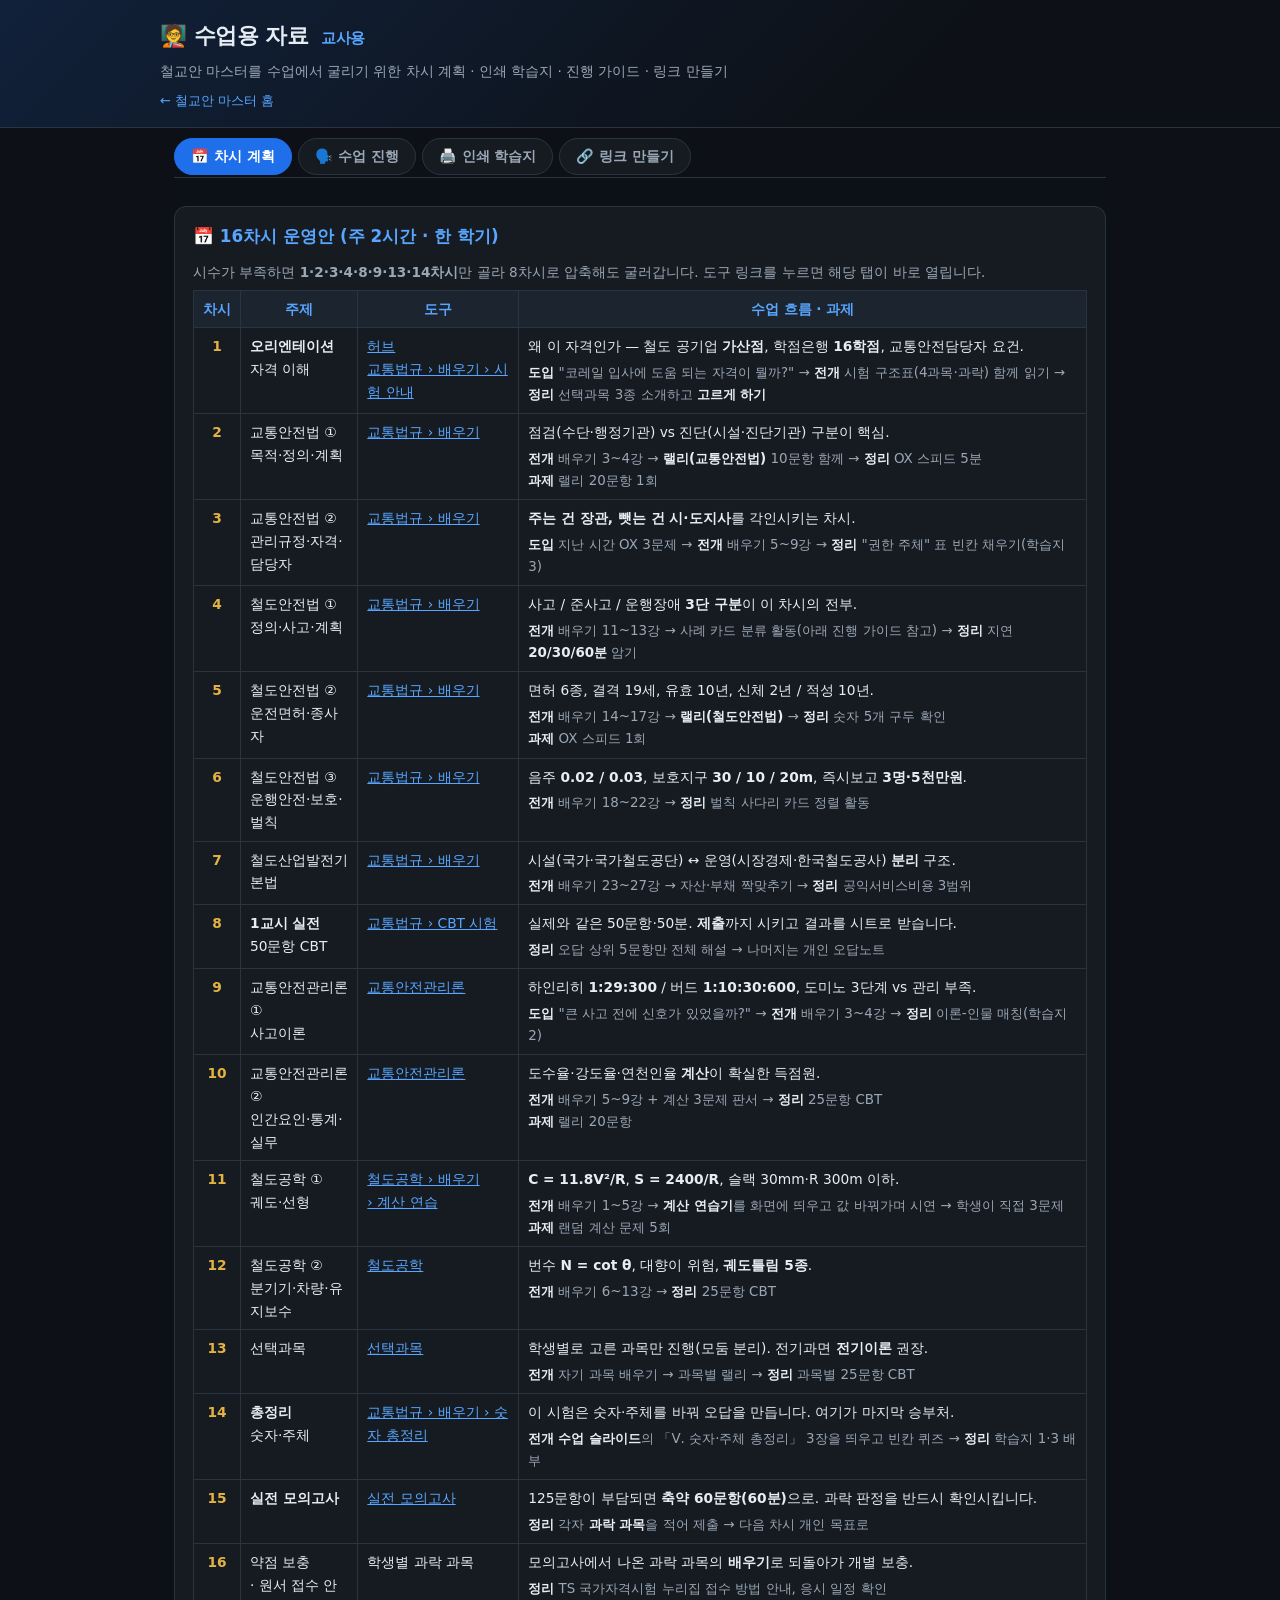
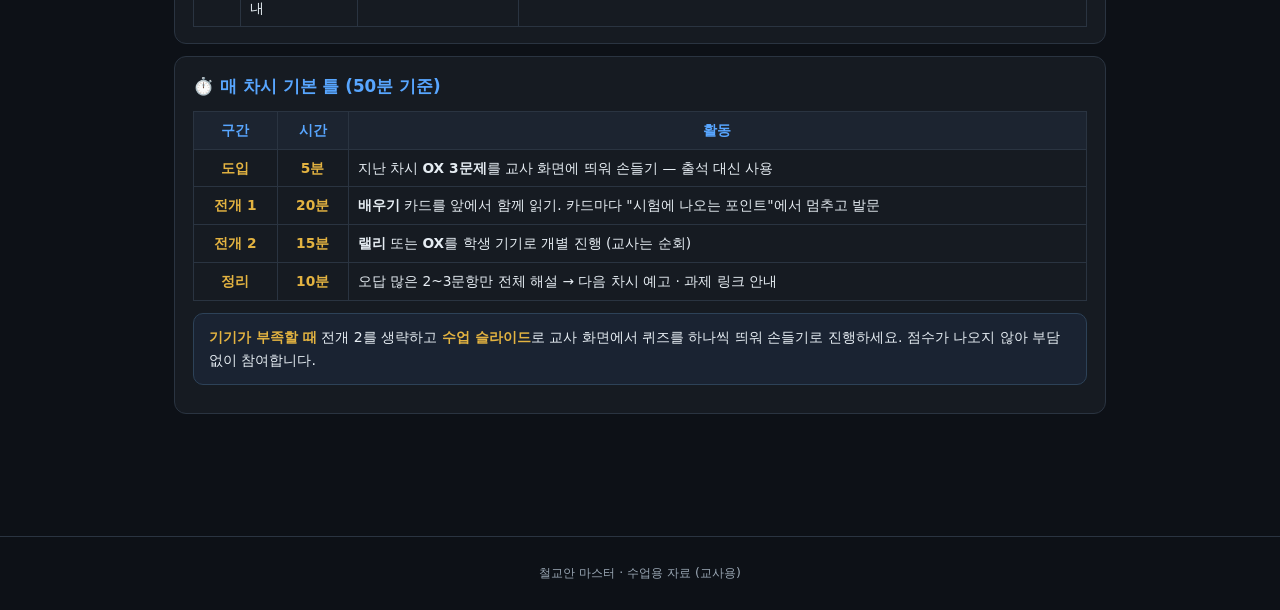
<file: teach.html>
<!DOCTYPE html>
<html lang="ko">
<head>
<meta charset="utf-8">
<!-- 수업용 「모두 같은 문제」 — ?fix=1 로 열면 문제·보기 순서가 고정됩니다 -->
<script src="https://hongyul67-cpu.github.io/links/fixorder.js"></script>
<meta name="viewport" content="width=device-width,initial-scale=1">
<title>수업용 자료 — 철교안 마스터</title>
<link rel="stylesheet" href="core.css">
<style>
  .plan{width:100%;border-collapse:collapse;font-size:.86rem}
  .plan th,.plan td{border:1px solid var(--line);padding:7px 9px;vertical-align:top}
  .plan th{background:var(--panel2);color:var(--acc2);white-space:nowrap}
  .plan td.c{white-space:nowrap;text-align:center;color:var(--gold);font-weight:700}
  .plan a{color:var(--acc2)}
  .flow{font-size:.84rem;color:var(--dim);margin-top:4px}
  .flow b{color:var(--tx)}
  .ws{background:#fff;color:#111;border-radius:10px;padding:22px 24px;margin:14px 0;border:1px solid #ccc}
  .ws h3{color:#111;border-bottom:2px solid #111;padding-bottom:6px;margin:0 0 12px;font-size:1.1rem}
  .ws .meta{display:flex;gap:18px;font-size:.85rem;color:#444;margin-bottom:14px;flex-wrap:wrap}
  .ws table{width:100%;border-collapse:collapse;font-size:.88rem;margin:10px 0}
  .ws th,.ws td{border:1px solid #888;padding:6px 8px;color:#111}
  .ws th{background:#eee}
  .ws .blank{display:inline-block;min-width:90px;border-bottom:1.5px solid #111;height:1.1em}
  .ws ol,.ws ul{padding-left:20px;margin:8px 0}
  .ws li{margin:5px 0}
  .ws .hint{font-size:.8rem;color:#555}
  .qa{border-left:3px solid var(--acc);background:#0f1720;padding:9px 13px;margin:8px 0;border-radius:0 8px 8px 0;font-size:.9rem}
  .qa b{color:var(--acc)}
  .miss{border-left:3px solid var(--bad);background:#1a1215;padding:9px 13px;margin:8px 0;border-radius:0 8px 8px 0;font-size:.9rem}
  .miss b{color:var(--bad)}
  .linkout{width:100%;padding:10px;border-radius:8px;border:1px solid var(--line);background:var(--panel2);color:var(--tx);font-family:inherit;font-size:.85rem}
  @media print{
    body{background:#fff;color:#000}
    header.top,nav.tabs,footer.ft,.noprint{display:none !important}
    .wrap{max-width:none;padding:0}
    section.page{display:none}
    section.page.on{display:block}
    .ws{border:0;padding:0;margin:0 0 24px;page-break-after:always}
    .ws:last-child{page-break-after:auto}
  }
</style>
<script src="https://hongyul67-cpu.github.io/links/collector.js" data-tool="철교안 - 수업자료"></script>
<script src="https://hongyul67-cpu.github.io/links/rank.js" data-tool="철도교통안전관리자" data-pace="class"></script>
<script>
/* ── 철교안 마스터 — 랭킹전 + 생기부 키워드 ──
   · 랭킹: 같은 data-tool 을 쓰는 도구끼리 RP(랭크 포인트)가 하나로 쌓인다.
   · 생기부: 제출할 때 활동명·도전횟수·계급이 자동으로 얹혀 키워드·문장 초안이 만들어진다. */
(function(){
  var MODE_NAME = '철도교통안전관리자 — 수업자료';
  var TRY_KEY   = 'try_cgm';

  function bumpTry(m){
    var d={}; try{ d=JSON.parse(localStorage.getItem(TRY_KEY))||{}; }catch(e){}
    d[m]=(d[m]||0)+1;
    try{ localStorage.setItem(TRY_KEY, JSON.stringify(d)); }catch(e){}
    return d[m];
  }
  /* 도구마다 화면 구조가 달라, 계급은 화면 구석 배지로 공통 표시한다 */
  function paintBadge(){
    if(!window.Rank || !document.body) return;
    var el=document.getElementById('rk-badge');
    if(!el){
      el=document.createElement('div'); el.id='rk-badge';
      el.style.cssText='position:fixed;right:10px;bottom:10px;z-index:9998;'
        +'font-size:11.5px;opacity:.9;pointer-events:none';
      document.body.appendChild(el);
    }
    try{ el.innerHTML=Rank.badge(); }catch(e){}
  }

  window.RankKit = {
    mode: MODE_NAME,
    /* 채점이 끝난 지점에서 호출 — RP 정산 + 승급 연출 */
    award: function(pct, mode){
      if(mode) window.RankKit.lastMode = mode;
      if(!window.Rank) return null;
      var rk=null;
      try{ rk=Rank.award(pct, {mode: mode||MODE_NAME}); }catch(e){}
      paintBadge();
      if(rk && rk.tierUp && window.FX){
        try{ FX.banner({icon:rk.tierAfter.icon, title:rk.tierAfter.name+' 승급!',
                        sub:rk.after+' RP · '+rk.tierAfter.full, stars:3}); }catch(e){}
      }
      return rk;
    }
  };
  if(document.readyState==='loading') document.addEventListener('DOMContentLoaded', paintBadge);
  else paintBadge();


  /* 생기부 — 제출 payload 에 활동명·도전횟수·계급을 자동으로 붙인다 */
  var t=setInterval(function(){
    if(!window.ResultCollector) return;
    clearInterval(t);
    if(ResultCollector.__kit) return;
    ResultCollector.__kit=1;
    var orig=ResultCollector.open;
    ResultCollector.open=function(p){
      p=p||{};
      var m=p.mode||window.RankKit.lastMode||MODE_NAME;
      p.mode=m;
      if(p.retry===undefined) p.retry=bumpTry(m);
      if(p.tier===undefined && window.Rank){ try{ p.tier=Rank.get().tier.full; }catch(e){} }
      return orig.call(this,p);
    };
  }, 60);
})();
</script>
</head>
<body>

<header class="top"><div class="inner">
  <h1>🧑‍🏫 수업용 자료 <span class="sub">교사용</span></h1>
  <p>철교안 마스터를 수업에서 굴리기 위한 차시 계획 · 인쇄 학습지 · 진행 가이드 · 링크 만들기</p>
  <a class="homelink" href="index.html">← 철교안 마스터 홈</a>
</div></header>

<div class="wrap">
<nav class="tabs">
  <button class="on" data-tab="p-plan">📅 차시 계획</button>
  <button data-tab="p-guide">🗣️ 수업 진행</button>
  <button data-tab="p-print">🖨️ 인쇄 학습지</button>
  <button data-tab="p-link">🔗 링크 만들기</button>
</nav>

<!-- ═══════════ 차시 계획 ═══════════ -->
<section class="page on" id="p-plan">
  <div class="card">
    <h3>📅 16차시 운영안 (주 2시간 · 한 학기)</h3>
    <p class="muted">시수가 부족하면 <b>1·2·3·4·8·9·13·14차시</b>만 골라 8차시로 압축해도 굴러갑니다. 도구 링크를 누르면 해당 탭이 바로 열립니다.</p>
    <div class="scrollx"><table class="plan">
      <tr><th>차시</th><th>주제</th><th>도구</th><th>수업 흐름 · 과제</th></tr>
      <tr><td class="c">1</td><td><b>오리엔테이션</b><br>자격 이해</td><td><a href="index.html">허브</a><br><a href="law.html#">교통법규 › 배우기 › 시험 안내</a></td>
        <td>왜 이 자격인가 — 철도 공기업 <b>가산점</b>, 학점은행 <b>16학점</b>, 교통안전담당자 요건.<br>
        <div class="flow"><b>도입</b> "코레일 입사에 도움 되는 자격이 뭘까?" → <b>전개</b> 시험 구조표(4과목·과락) 함께 읽기 → <b>정리</b> 선택과목 3종 소개하고 <b>고르게 하기</b></div></td></tr>

      <tr><td class="c">2</td><td>교통안전법 ①<br>목적·정의·계획</td><td><a href="law.html">교통법규 › 배우기</a></td>
        <td>점검(수단·행정기관) vs 진단(시설·진단기관) 구분이 핵심.<br>
        <div class="flow"><b>전개</b> 배우기 3~4강 → <b>랠리(교통안전법)</b> 10문항 함께 → <b>정리</b> OX 스피드 5분<br><b>과제</b> 랠리 20문항 1회</div></td></tr>

      <tr><td class="c">3</td><td>교통안전법 ②<br>관리규정·자격·담당자</td><td><a href="law.html">교통법규 › 배우기</a></td>
        <td><b>주는 건 장관, 뺏는 건 시·도지사</b>를 각인시키는 차시.<br>
        <div class="flow"><b>도입</b> 지난 시간 OX 3문제 → <b>전개</b> 배우기 5~9강 → <b>정리</b> "권한 주체" 표 빈칸 채우기(학습지 3)</div></td></tr>

      <tr><td class="c">4</td><td>철도안전법 ①<br>정의·사고·계획</td><td><a href="law.html">교통법규 › 배우기</a></td>
        <td>사고 / 준사고 / 운행장애 <b>3단 구분</b>이 이 차시의 전부.<br>
        <div class="flow"><b>전개</b> 배우기 11~13강 → 사례 카드 분류 활동(아래 진행 가이드 참고) → <b>정리</b> 지연 <b>20/30/60분</b> 암기</div></td></tr>

      <tr><td class="c">5</td><td>철도안전법 ②<br>운전면허·종사자</td><td><a href="law.html">교통법규 › 배우기</a></td>
        <td>면허 6종, 결격 19세, 유효 10년, 신체 2년 / 적성 10년.<br>
        <div class="flow"><b>전개</b> 배우기 14~17강 → <b>랠리(철도안전법)</b> → <b>정리</b> 숫자 5개 구두 확인<br><b>과제</b> OX 스피드 1회</div></td></tr>

      <tr><td class="c">6</td><td>철도안전법 ③<br>운행안전·보호·벌칙</td><td><a href="law.html">교통법규 › 배우기</a></td>
        <td>음주 <b>0.02 / 0.03</b>, 보호지구 <b>30 / 10 / 20m</b>, 즉시보고 <b>3명·5천만원</b>.<br>
        <div class="flow"><b>전개</b> 배우기 18~22강 → <b>정리</b> 벌칙 사다리 카드 정렬 활동</div></td></tr>

      <tr><td class="c">7</td><td>철도산업발전기본법</td><td><a href="law.html">교통법규 › 배우기</a></td>
        <td>시설(국가·국가철도공단) ↔ 운영(시장경제·한국철도공사) <b>분리</b> 구조.<br>
        <div class="flow"><b>전개</b> 배우기 23~27강 → 자산·부채 짝맞추기 → <b>정리</b> 공익서비스비용 3범위</div></td></tr>

      <tr><td class="c">8</td><td><b>1교시 실전</b><br>50문항 CBT</td><td><a href="law.html">교통법규 › CBT 시험</a></td>
        <td>실제와 같은 50문항·50분. <b>제출</b>까지 시키고 결과를 시트로 받습니다.<br>
        <div class="flow"><b>정리</b> 오답 상위 5문항만 전체 해설 → 나머지는 개인 오답노트</div></td></tr>

      <tr><td class="c">9</td><td>교통안전관리론 ①<br>사고이론</td><td><a href="mgmt.html">교통안전관리론</a></td>
        <td>하인리히 <b>1:29:300</b> / 버드 <b>1:10:30:600</b>, 도미노 3단계 vs 관리 부족.<br>
        <div class="flow"><b>도입</b> "큰 사고 전에 신호가 있었을까?" → <b>전개</b> 배우기 3~4강 → <b>정리</b> 이론-인물 매칭(학습지 2)</div></td></tr>

      <tr><td class="c">10</td><td>교통안전관리론 ②<br>인간요인·통계·실무</td><td><a href="mgmt.html">교통안전관리론</a></td>
        <td>도수율·강도율·연천인율 <b>계산</b>이 확실한 득점원.<br>
        <div class="flow"><b>전개</b> 배우기 5~9강 + 계산 3문제 판서 → <b>정리</b> 25문항 CBT<br><b>과제</b> 랠리 20문항</div></td></tr>

      <tr><td class="c">11</td><td>철도공학 ①<br>궤도·선형</td><td><a href="raileng.html">철도공학 › 배우기</a><br><a href="raileng.html">› 계산 연습</a></td>
        <td><b>C = 11.8V²/R</b>, <b>S = 2400/R</b>, 슬랙 30mm·R 300m 이하.<br>
        <div class="flow"><b>전개</b> 배우기 1~5강 → <b>계산 연습기</b>를 화면에 띄우고 값 바꿔가며 시연 → 학생이 직접 3문제<br><b>과제</b> 랜덤 계산 문제 5회</div></td></tr>

      <tr><td class="c">12</td><td>철도공학 ②<br>분기기·차량·유지보수</td><td><a href="raileng.html">철도공학</a></td>
        <td>번수 <b>N = cot θ</b>, 대향이 위험, <b>궤도틀림 5종</b>.<br>
        <div class="flow"><b>전개</b> 배우기 6~13강 → <b>정리</b> 25문항 CBT</div></td></tr>

      <tr><td class="c">13</td><td>선택과목</td><td><a href="elective.html">선택과목</a></td>
        <td>학생별로 고른 과목만 진행(모둠 분리). 전기과면 <b>전기이론</b> 권장.<br>
        <div class="flow"><b>전개</b> 자기 과목 배우기 → 과목별 랠리 → <b>정리</b> 과목별 25문항 CBT</div></td></tr>

      <tr><td class="c">14</td><td><b>총정리</b><br>숫자·주체</td><td><a href="law.html">교통법규 › 배우기 › 숫자 총정리</a></td>
        <td>이 시험은 숫자·주체를 바꿔 오답을 만듭니다. 여기가 마지막 승부처.<br>
        <div class="flow"><b>전개</b> <b>수업 슬라이드</b>의 「Ⅴ. 숫자·주체 총정리」 3장을 띄우고 빈칸 퀴즈 → <b>정리</b> 학습지 1·3 배부</div></td></tr>

      <tr><td class="c">15</td><td><b>실전 모의고사</b></td><td><a href="mock.html">실전 모의고사</a></td>
        <td>125문항이 부담되면 <b>축약 60문항(60분)</b>으로. 과락 판정을 반드시 확인시킵니다.<br>
        <div class="flow"><b>정리</b> 각자 <b>과락 과목</b>을 적어 제출 → 다음 차시 개인 목표로</div></td></tr>

      <tr><td class="c">16</td><td>약점 보충<br>· 원서 접수 안내</td><td>학생별 과락 과목</td>
        <td>모의고사에서 나온 과락 과목의 <b>배우기</b>로 되돌아가 개별 보충.<br>
        <div class="flow"><b>정리</b> TS 국가자격시험 누리집 접수 방법 안내, 응시 일정 확인</div></td></tr>
    </table></div>
  </div>

  <div class="card">
    <h3>⏱️ 매 차시 기본 틀 (50분 기준)</h3>
    <div class="scrollx"><table class="plan">
      <tr><th>구간</th><th>시간</th><th>활동</th></tr>
      <tr><td class="c">도입</td><td class="c">5분</td><td>지난 차시 <b>OX 3문제</b>를 교사 화면에 띄워 손들기 — 출석 대신 사용</td></tr>
      <tr><td class="c">전개 1</td><td class="c">20분</td><td><b>배우기</b> 카드를 앞에서 함께 읽기. 카드마다 "시험에 나오는 포인트"에서 멈추고 발문</td></tr>
      <tr><td class="c">전개 2</td><td class="c">15분</td><td><b>랠리</b> 또는 <b>OX</b>를 학생 기기로 개별 진행 (교사는 순회)</td></tr>
      <tr><td class="c">정리</td><td class="c">10분</td><td>오답 많은 2~3문항만 전체 해설 → 다음 차시 예고 · 과제 링크 안내</td></tr>
    </table></div>
    <div class="notice"><b>기기가 부족할 때</b> 전개 2를 생략하고 <b>수업 슬라이드</b>로 교사 화면에서 퀴즈를 하나씩 띄워 손들기로 진행하세요. 점수가 나오지 않아 부담 없이 참여합니다.</div>
  </div>
</section>

<!-- ═══════════ 수업 진행 ═══════════ -->
<section class="page" id="p-guide">
  <div class="card">
    <h3>📽️ 수업 슬라이드 쓰는 법</h3>
    <p>허브 첫 화면 맨 아래 <b>「📽️ 수업 슬라이드 열기」</b>를 누르면 교실 화면용 슬라이드가 열립니다. 전 과목 요점을 <b>50장</b>으로 추린 별도의 한 벌입니다 — 과목 페이지의 <b>배우기</b>는 그대로 있습니다.</p>
    <ul>
      <li><b>진행</b>: 슬라이드마다 <b>요점 → 발문 → 퀴즈 → 정답</b> 순으로 한 번씩 눌러 엽니다</li>
      <li><b>넘기기</b>: <b>← →</b> 키 또는 <b>[◀] [다음] [▶]</b> 단추 (프레젠터 리모컨 그대로 됨)</li>
      <li><b>빈칸</b>: 요점 속 <b>파란 칸</b>은 눌러야 답이 드러납니다. 먼저 묻고 나중에 여는 흐름이 만들어집니다</li>
      <li><b>판서</b>: <b>펜 · 형광펜 · 지우개 · 선택</b> 넷 중 하나가 켜집니다. <b>선택</b>이 판서 끄기이고 처음 상태입니다</li>
      <li><b>그 밖에</b>: 타이머 · 번호 뽑기 · 가리개 · 전체화면 · <b>✕ 나가기</b></li>
    </ul>
    <div class="notice"><b>단원만 골라 열 수 있습니다.</b> 여는 화면에서 「Ⅲ. 철도안전법」처럼 단원을 고르면 그 단원만 진행되고, 「전체 이어서」를 고르면 50장을 순서대로 넘깁니다.</div>
  </div>

  <div class="card">
    <h3>🗣️ 발문 모음 — 그냥 읽지 말고 물어보세요</h3>
    <div class="qa"><b>Q.</b> 열차가 30분 늦게 도착했어. 이건 철도사고일까?<br>
      <span class="muted">→ 일반여객열차 30분 이상이면 <b>운행장애</b>. 사고·준사고·운행장애 3단 구분으로 자연스럽게 연결됩니다.</span></div>
    <div class="qa"><b>Q.</b> 기관사가 정지신호를 그냥 지나쳤는데 다행히 아무 일도 없었어. 뭐라고 부를까?<br>
      <span class="muted">→ <b>준사고</b>. "사고가 날 뻔한 것"을 왜 굳이 법으로 정해 보고하게 할까? → 하인리히 1:29:300으로 연결</span></div>
    <div class="qa"><b>Q.</b> 자동차는 브레이크 밟으면 금방 서는데 열차는 왜 안 설까?<br>
      <span class="muted">→ 점착계수 0.1~0.3. 그래서 <b>보고 나서 멈추는 게 불가능</b> → 폐색과 신호가 왜 필요한지로 연결</span></div>
    <div class="qa"><b>Q.</b> 신호기가 고장 났어. 무슨 색이 켜져야 안전할까?<br>
      <span class="muted">→ <b>적색(정지)</b>. 페일세이프. 자동공기제동·궤도회로도 같은 원리라는 걸 이어서 설명</span></div>
    <div class="qa"><b>Q.</b> 곡선에서 바깥 레일을 높이는 이유는? 그럼 얼마나 높여야 할까?<br>
      <span class="muted">→ 원심력 상쇄 → <b>C = 11.8V²/R</b> → 계산 연습기로 값을 바꿔가며 시연</span></div>
    <div class="qa"><b>Q.</b> 교통안전관리자 자격증은 누가 주고, 누가 뺏을까?<br>
      <span class="muted">→ <b>주는 건 국토교통부장관, 뺏는 건 시·도지사</b>. 매년 나오는 함정</span></div>
  </div>

  <div class="card">
    <h3>⚠️ 학생들이 특히 자주 틀리는 곳</h3>
    <div class="miss"><b>1. 점검 ↔ 진단</b> — 교통<b>수단</b>안전<b>점검</b>은 <b>교통행정기관</b>이, 교통<b>시설</b>안전<b>진단</b>은 <b>교통안전진단기관</b>이. 주체와 대상을 통째로 바꿔 냅니다.</div>
    <div class="miss"><b>2. 자격 부여자 ↔ 취소자</b> — 국토교통부장관이 주고 <b>시·도지사</b>가 취소. 진단기관 등록도 <b>시·도지사</b>.</div>
    <div class="miss"><b>3. 정차역 무단통과</b> — 사고나 준사고가 아니라 <b>운행장애</b>입니다.</div>
    <div class="miss"><b>4. 신체 2년 / 적성 10년</b> — 자꾸 뒤집어 씁니다. "몸은 자주(2년), 성격은 가끔(10년)"으로 외우게 하세요.</div>
    <div class="miss"><b>5. 분기기 번수</b> — 번수가 <b>클수록</b> 각이 <b>작아</b> 완만하고 <b>빠릅니다</b>. 직관과 반대라 반드시 짚어야 합니다.</div>
    <div class="miss"><b>6. 표정속도 ↔ 평균속도</b> — 표정속도가 <b>정차시간을 포함</b>합니다.</div>
    <div class="miss"><b>7. 손실우연의 원칙</b> — "손실은 사고에 비례한다"로 잘못 외웁니다. <b>손실 크기는 우연</b>이라 사고 자체를 없애야 한다는 뜻입니다.</div>
    <div class="miss"><b>8. FTA ↔ ETA</b> — FTA는 <b>연역·하향</b>(결과에서 원인으로), ETA·FMEA는 <b>귀납·상향</b>.</div>
    <div class="miss"><b>9. 성적 수치심 행위</b> — 과태료가 아니라 <b>500만원 이하 벌금</b>(형벌)입니다. 반대로 <b>흡연</b>은 100만원 이하 <b>과태료</b>.</div>
    <div class="miss"><b>10. 인덕턴스 위상</b> — L은 전류가 <b>뒤지고</b>(지상), C는 <b>앞섭니다</b>(진상). "L은 느릿, C는 성급"으로.</div>
  </div>

  <div class="card">
    <h3>📊 평가 루브릭 (수행평가용 예시)</h3>
    <div class="scrollx"><table class="plan">
      <tr><th>영역</th><th>배점</th><th>상 (A)</th><th>중 (B)</th><th>하 (C)</th></tr>
      <tr><td>참여도</td><td class="c">20</td><td>매 차시 OX·랠리에 성실히 참여</td><td>대부분 참여</td><td>참여 저조</td></tr>
      <tr><td>과제 수행</td><td class="c">20</td><td>과제 링크 제출 <b>8회 이상</b></td><td>5~7회</td><td>4회 이하</td></tr>
      <tr><td>1교시 CBT</td><td class="c">30</td><td><b>70점 이상</b></td><td>50~69점</td><td>50점 미만</td></tr>
      <tr><td>실전 모의고사</td><td class="c">30</td><td>평균 <b>60점 이상 + 과락 없음</b></td><td>평균 45점 이상</td><td>평균 45점 미만</td></tr>
    </table></div>
    <p class="muted">제출 결과는 <b>제출시각·반·번호·이름·점수·정답수·정답률·오답번호·소요시간</b>이 구글 시트에 자동으로 쌓이므로, 위 표는 시트에서 바로 채점할 수 있습니다.</p>
  </div>
</section>

<!-- ═══════════ 인쇄 학습지 ═══════════ -->
<section class="page" id="p-print">
  <div class="card noprint">
    <h3>🖨️ 인쇄용 학습지 3종</h3>
    <p>아래 학습지는 <b>흰 배경</b>으로 만들어져 그대로 인쇄됩니다. 브라우저에서 <b>Ctrl+P</b>를 누르면 이 탭의 학습지만 나오고 메뉴·머리글은 빠집니다. 학습지마다 <b>새 페이지</b>로 나뉩니다.</p>
    <div class="btnrow"><button class="btn go" onclick="window.print()">🖨️ 인쇄하기 (Ctrl+P)</button></div>
    <p class="muted">정답은 각 학습지 아래 "교사용 정답"에 접어 두었습니다. 학생 배부용으로 뽑을 땐 정답 부분을 접어서 잘라 쓰시거나, 인쇄 미리보기에서 마지막 페이지를 빼세요.</p>
  </div>

  <!-- 학습지 1 -->
  <div class="ws">
    <h3>학습지 ① 철교안 숫자 채우기 — 교통법규</h3>
    <div class="meta"><span>학과 ______________</span><span>학년/반 ______</span><span>번호 ______</span><span>이름 ______________</span></div>
    <p class="hint">※ 이 시험은 숫자만 바꿔서 오답을 만듭니다. 빈칸을 채우고, 짝과 서로 물어보세요.</p>
    <table>
      <tr><th style="width:58%">내용</th><th>숫자</th></tr>
      <tr><td>국가교통안전기본계획 · 철도안전 종합계획 · 철도산업발전기본계획의 수립 주기</td><td><span class="blank"></span>년</td></tr>
      <tr><td>교통사고관련자료등의 보관 기간</td><td><span class="blank"></span>년</td></tr>
      <tr><td>철도차량 운전면허의 유효기간</td><td><span class="blank"></span>년</td></tr>
      <tr><td>운전면허 결격 — 만 나이</td><td><span class="blank"></span>세 미만</td></tr>
      <tr><td>철도종사자 정기 <b>신체</b>검사 주기</td><td><span class="blank"></span>년</td></tr>
      <tr><td>철도종사자 정기 <b>적성</b>검사 주기 (50세 이상은?)</td><td><span class="blank"></span>년 (<span class="blank"></span>년)</td></tr>
      <tr><td>안전관리체계 정기검사 주기</td><td><span class="blank"></span>년마다 1회</td></tr>
      <tr><td>안전관리체계 시정조치계획서 제출 기한</td><td><span class="blank"></span>일 이내</td></tr>
      <tr><td>운전면허 취소·정지 통지를 받은 뒤 면허증 반납 기한</td><td><span class="blank"></span>일 이내</td></tr>
      <tr><td>철도안전법상 과징금 납부 기한</td><td><span class="blank"></span>일 이내</td></tr>
      <tr><td>철도보호지구의 범위 (노면전차는?)</td><td><span class="blank"></span>m (<span class="blank"></span>m)</td></tr>
      <tr><td>궤도 중심에서 지장물 방치가 금지되는 폭</td><td>양측 <span class="blank"></span>m 이내</td></tr>
      <tr><td>운전업무종사자·관제업무종사자·여객승무원의 음주 기준</td><td><span class="blank"></span>%</td></tr>
      <tr><td>작업책임자·철도운행안전관리자 등의 음주 기준</td><td><span class="blank"></span>%</td></tr>
      <tr><td>즉시 보고 대상 — 사상자 수 / 재산피해액</td><td><span class="blank"></span>명 이상 / <span class="blank"></span>만원 이상</td></tr>
      <tr><td>운행장애로 보는 지연 — 고속·전동 / 일반여객 / 화물·기타</td><td><span class="blank"></span> / <span class="blank"></span> / <span class="blank"></span>분</td></tr>
      <tr><td>철도산업위원회의 위원 수</td><td>위원장 포함 <span class="blank"></span>인 이내</td></tr>
      <tr><td>안전관리체계 과징금 상한</td><td><span class="blank"></span>억원 이하</td></tr>
      <tr><td>교통안전법상 "중상"의 기준</td><td>최초진단 <span class="blank"></span>주 이상</td></tr>
      <tr><td>교통안전담당자 신규교육 / 보수교육</td><td><span class="blank"></span>개월 이내 / <span class="blank"></span>년마다</td></tr>
    </table>
    <p class="hint"><b>교사용 정답</b> 5 / 5 / 10 / 19 / 2 / 10(5) / 1 / 14 / 15 / 20 / 30(10) / 3 / 0.02 / 0.03 / 3·5,000 / 20·30·60 / 25 / 30 / 3 / 6개월·2년</p>
  </div>

  <!-- 학습지 2 -->
  <div class="ws">
    <h3>학습지 ② 이론 · 인물 짝짓기 — 교통안전관리론</h3>
    <div class="meta"><span>학년/반 ______</span><span>번호 ______</span><span>이름 ______________</span></div>
    <p class="hint">※ 왼쪽 설명에 맞는 인물·이론을 오른쪽 보기에서 골라 기호를 쓰세요.</p>
    <table>
      <tr><th style="width:72%">설명</th><th>답</th></tr>
      <tr><td>사고는 5단계 연쇄로 일어나며, <b>3단계(불안전한 행동·상태)</b>를 제거하면 끊긴다</td><td><span class="blank"></span></td></tr>
      <tr><td>중상 1 : 경상 29 : 무상해 300 — 사소한 징후를 관리해야 큰 사고를 막는다</td><td><span class="blank"></span></td></tr>
      <tr><td>사고의 근본 원인은 <b>관리(제어)의 부족</b>이다. 1 : 10 : 30 : 600</td><td><span class="blank"></span></td></tr>
      <tr><td>관리자의 잘못은 <b>작전적 에러</b>, 현장의 잘못은 <b>전술적 에러</b></td><td><span class="blank"></span></td></tr>
      <tr><td>여러 겹의 방호벽에 뚫린 구멍이 <b>일직선으로 정렬</b>될 때 사고가 관통한다</td><td><span class="blank"></span></td></tr>
      <tr><td>욕구는 생리적 → 안전 → 사회적 → 존경 → 자아실현의 <b>계층</b>을 이룬다</td><td><span class="blank"></span></td></tr>
      <tr><td>급여·작업조건은 불만만 없앨 뿐, 만족은 성취·인정에서 나온다</td><td><span class="blank"></span></td></tr>
      <tr><td>인간은 원래 일을 싫어한다고 보아 <b>통제·감독</b> 중심으로 관리한다</td><td><span class="blank"></span></td></tr>
      <tr><td>행동은 개인적 요인과 환경의 함수다 — <b>B = f(P · E)</b></td><td><span class="blank"></span></td></tr>
      <tr><td>휴먼에러를 생략·실행·순서·시간·불필요한 행동으로 나눈다</td><td><span class="blank"></span></td></tr>
      <tr><td>행동을 <b>숙련기반·규칙기반·지식기반</b> 3수준으로 나눈다</td><td><span class="blank"></span></td></tr>
      <tr><td>기술(Engineering)·교육(Education)·규제(Enforcement)의 3E</td><td><span class="blank"></span></td></tr>
    </table>
    <p><b>보기</b> ㉠ 하인리히 도미노 ㉡ 하인리히 1:29:300 ㉢ 버드 ㉣ 아담스 ㉤ 리즌(스위스 치즈) ㉥ 매슬로 ㉦ 허즈버그 ㉧ 맥그리거 X이론 ㉨ 레빈 ㉩ 스웨인 ㉪ 라스무센 ㉫ 하베이</p>
    <hr>
    <p class="hint">※ 아래 재해율을 계산하세요. (연근로시간 1,200,000시간, 재해 6건, 근로손실일수 120일, 근로자 500명)</p>
    <ol>
      <li>도수율 = <span class="blank"></span> &nbsp;&nbsp;<span class="hint">(재해건수 ÷ 연근로시간 × 1,000,000)</span></li>
      <li>강도율 = <span class="blank"></span> &nbsp;&nbsp;<span class="hint">(근로손실일수 ÷ 연근로시간 × 1,000)</span></li>
      <li>연천인율 = <span class="blank"></span> &nbsp;&nbsp;<span class="hint">(재해자수 ÷ 근로자수 × 1,000)</span></li>
      <li>사망 시 근로손실일수 = <span class="blank"></span>일</li>
    </ol>
    <p class="hint"><b>교사용 정답</b> ㉠ ㉡ ㉢ ㉣ ㉤ ㉥ ㉦ ㉧ ㉨ ㉩ ㉪ ㉫ / 도수율 5, 강도율 0.1, 연천인율 12, 7,500일</p>
  </div>

  <!-- 학습지 3 -->
  <div class="ws">
    <h3>학습지 ③ 공식 &amp; 권한 주체 — 철도공학 · 법규</h3>
    <div class="meta"><span>학년/반 ______</span><span>번호 ______</span><span>이름 ______________</span></div>
    <p class="hint">※ (1) 공식을 쓰고 계산하세요.</p>
    <table>
      <tr><th style="width:40%">항목</th><th>공식</th><th>계산 (V=120km/h, R=600m)</th></tr>
      <tr><td>균형캔트 C</td><td><span class="blank" style="min-width:150px"></span></td><td><span class="blank" style="min-width:110px"></span> mm</td></tr>
      <tr><td>슬랙 S (R=250m)</td><td><span class="blank" style="min-width:150px"></span></td><td><span class="blank" style="min-width:110px"></span> mm</td></tr>
      <tr><td>곡선저항 (R=350m)</td><td><span class="blank" style="min-width:150px"></span></td><td><span class="blank" style="min-width:110px"></span> kg/ton</td></tr>
      <tr><td>구배저항 (10‰, 800톤)</td><td>1‰당 <span class="blank" style="min-width:70px"></span> kg/ton</td><td><span class="blank" style="min-width:110px"></span> kg</td></tr>
      <tr><td>분기기 번수 N</td><td>N = <span class="blank" style="min-width:110px"></span></td><td>번수가 클수록 통과속도는? <span class="blank" style="min-width:60px"></span></td></tr>
      <tr><td>표준궤간</td><td>레일 윗면 <span class="blank" style="min-width:50px"></span>mm 아래</td><td><span class="blank" style="min-width:110px"></span> mm</td></tr>
    </table>
    <p class="hint">※ (2) 다음 일을 <b>누가</b> 하는지 쓰세요.</p>
    <table>
      <tr><th style="width:62%">행위</th><th>주체</th></tr>
      <tr><td>교통안전관리자 <b>자격시험 시행 · 자격증명서 교부</b></td><td><span class="blank" style="min-width:140px"></span></td></tr>
      <tr><td>교통안전관리자 <b>자격의 취소 · 정지</b></td><td><span class="blank" style="min-width:140px"></span></td></tr>
      <tr><td>교통안전진단기관의 <b>등록</b></td><td><span class="blank" style="min-width:140px"></span></td></tr>
      <tr><td><b>교통수단안전점검</b> 실시</td><td><span class="blank" style="min-width:140px"></span></td></tr>
      <tr><td><b>교통시설안전진단</b> 실시</td><td><span class="blank" style="min-width:140px"></span></td></tr>
      <tr><td><b>교통문화지수</b> 조사 · 공표</td><td><span class="blank" style="min-width:140px"></span></td></tr>
      <tr><td>철도차량 <b>운전면허</b> 부여 · 취소</td><td><span class="blank" style="min-width:140px"></span></td></tr>
      <tr><td>철도의 <b>관리청</b></td><td><span class="blank" style="min-width:140px"></span></td></tr>
      <tr><td><b>철도시설유지보수 시행업무</b>를 위탁받는 기관</td><td><span class="blank" style="min-width:140px"></span></td></tr>
      <tr><td>여객열차 <b>보안검색</b> 실시</td><td><span class="blank" style="min-width:140px"></span></td></tr>
    </table>
    <p class="hint"><b>교사용 정답</b> (1) C=11.8V²/R → 283.2mm · S=2400/R−S′ → 9.6mm · 700/R → 2 · 1kg/ton → 8,000kg · N=cot θ → 높아진다 · 14mm 아래, 1,435mm<br>
    (2) 국토교통부장관 / 시·도지사 / 시·도지사 / 교통행정기관 / 교통안전진단기관 / 지정행정기관의 장 / 국토교통부장관 / 국토교통부장관 / 한국철도공사 / 철도특별사법경찰관리</p>
  </div>
</section>

<!-- ═══════════ 링크 만들기 ═══════════ -->
<section class="page" id="p-link">
  <div class="card">
    <h3>🔗 배포용 링크 만들기</h3>
    <p>학생에게 줄 링크를 여기서 바로 만들 수 있습니다. 교사용 화면은 허브의 <b>「📽️ 수업 슬라이드 열기」</b>로 엽니다.</p>

    <h4>1. 결과 제출을 받으려면 (선택)</h4>
    <p class="muted">본인 구글 시트에 연결된 <b>Apps Script 웹앱 주소</b>(<code class="law">script.google.com/.../exec</code>)를 넣으세요. 아직 없으면 비워 두고 만들어도 됩니다 — 제출 버튼만 안 보일 뿐 학습은 전부 됩니다.</p>
    <input id="rcIn" class="linkout" placeholder="https://script.google.com/macros/s/....../exec">
    <p class="muted" style="margin-top:6px">처음이라면 <a href="https://hongyul67-cpu.github.io/links/guide.html" target="_blank" rel="noopener">시트 연결 가이드</a>를 먼저 보세요. 이미 다른 도구용 주소가 있다면 <b>그대로 재사용</b>하면 한 시트에 모입니다.</p>

    <h4>2. 학생 정보를 어디까지 받을까</h4>
    <div class="btnrow" id="optRow">
      <button class="btn ghost" data-o="name">이름</button>
      <button class="btn ghost" data-o="grade">학년</button>
      <button class="btn ghost" data-o="dept">학과</button>
    </div>
    <p class="muted">반·번호는 기본으로 받습니다. 누르면 켜집니다(파란색 = 켜짐).</p>

    <h4>3. 링크 뽑기</h4>
    <div class="btnrow"><button class="btn go" id="makeBtn">링크 만들기</button></div>
    <div id="linkOut"></div>
  </div>

  <div class="card">
    <h3>📋 배포 요령</h3>
    <ul>
      <li><b>학생용</b>: 위에서 만든 <b>제출 링크</b>를 학급 게시판·카톡·QR로 배포. 결과화면에 "선생님께 결과 제출" 버튼이 생깁니다.</li>
      <li><b>교사용</b>: 허브 주소를 즐겨찾기에 두고, 교실 화면에서 맨 아래 <b>「📽️ 수업 슬라이드 열기」</b>를 누릅니다.</li>
      <li><b>과제용</b>: 차시 계획표의 "과제"에 적힌 활동(랠리 20문항, OX 1회 등)을 제출 링크로 내주면 시트에 자동 기록됩니다.</li>
      <li>여러 도구 링크를 한 번에 묶어 QR로 주고 싶으면 <b>링크모음 마스터</b>의 [링크+QR 만들기]를 쓰세요.</li>
    </ul>
    <div class="notice"><b>제출 버튼이 안 보인다는 문의</b>가 가장 많습니다. 원인은 대부분 <b>그냥 주소로 열어서</b>입니다. 반드시 <code class="law">?rc=</code>가 붙은 링크로 열어야 버튼이 나옵니다.</div>
  </div>
</section>
</div>

<footer class="ft">철교안 마스터 · 수업용 자료 (교사용)</footer>

<script src="core.js"></script>
<script>
window.DATA = { tool:'철교안 - 수업자료', key:'teach', title:'수업용 자료', learn:[], ox:[], quiz:[] };
CG.boot();

/* ── 링크 만들기 ── */
var opts = { name:false, grade:false, dept:false };
document.querySelectorAll('#optRow button').forEach(function(b){
  b.onclick = function(){
    var k = b.dataset.o;
    opts[k] = !opts[k];
    b.className = opts[k] ? 'btn' : 'btn ghost';
  };
});
document.getElementById('makeBtn').onclick = function(){
  var base = location.href.replace(/\/[^\/]*$/, '/');
  var rc = document.getElementById('rcIn').value.trim();
  var out = document.getElementById('linkOut');
  if (rc && !/^https:\/\/script\.google\.com\/.+\/exec$/.test(rc)) {
    out.innerHTML = '<div class="why" style="border-left-color:var(--bad)">주소 형식이 다릅니다. <b>script.google.com</b> 으로 시작해 <b>/exec</b> 로 끝나야 합니다. (구글 <b>시트</b> 주소가 아니라 Apps Script <b>웹앱 배포</b> 주소입니다)</div>';
    return;
  }
  var q = [];
  if (rc) q.push('rc=' + encodeURIComponent(rc));
  if (opts.name) q.push('name=1');
  if (opts.grade) q.push('grade=1');
  if (opts.dept) q.push('dept=1');
  var qs = q.length ? '?' + q.join('&') : '';
  var pages = [
    ['허브 (전체)', 'index.html'],
    ['1교시 교통법규', 'law.html'],
    ['교통안전관리론', 'mgmt.html'],
    ['철도공학', 'raileng.html'],
    ['선택과목', 'elective.html'],
    ['실전 모의고사', 'mock.html']
  ];
  var html = '<h4>학생용 링크' + (rc ? ' (제출 가능)' : ' (제출 없음)') + '</h4>';
  pages.forEach(function(p){
    html += '<p class="muted" style="margin:10px 0 3px">' + p[0] + '</p>' +
      '<input class="linkout" readonly value="' + base + p[1] + qs + '" onclick="this.select()">';
  });
  html += '<p class="muted" style="margin-top:10px">칸을 누르면 전체 선택됩니다. Ctrl+C 로 복사하세요.</p>' +
    '<p class="muted">교사용 화면은 따로 링크를 만들지 않습니다 — 허브를 열고 맨 아래 ' +
    '<b>「📽️ 수업 슬라이드 열기」</b>를 누르세요.</p>';
  out.innerHTML = html;
};
</script>
<script src="https://hongyul67-cpu.github.io/links/backbar.js"></script>
</body>
</html>
</file>
<file: core.css>
/* 철교안 마스터 공용 스타일 — 모든 과목 페이지가 함께 씀 */
:root{
  --bg:#0d1117; --panel:#161b22; --panel2:#1c2430; --line:#2a3441;
  --tx:#e6edf3; --dim:#9aa7b4; --acc:#3fb950; --acc2:#58a6ff;
  --warn:#f0883e; --bad:#f85149; --gold:#e3b341;
  --rail:#1f6feb;
}
*{box-sizing:border-box}
html,body{margin:0;padding:0}
body{
  background:var(--bg); color:var(--tx);
  font-family:"Pretendard","Malgun Gothic","맑은 고딕",system-ui,-apple-system,sans-serif;
  line-height:1.65; font-size:16px;
  -webkit-text-size-adjust:100%;
}
.wrap{max-width:960px;margin:0 auto;padding:0 14px 80px}

/* ── 헤더 ── */
header.top{
  background:linear-gradient(135deg,#11213a,#0d1117 70%);
  border-bottom:1px solid var(--line); padding:18px 14px 14px;
}
header.top .inner{max-width:960px;margin:0 auto}
header.top h1{margin:0;font-size:1.35rem;letter-spacing:-.5px}
header.top h1 .sub{color:var(--acc2);font-size:.95rem;font-weight:600;margin-left:6px}
header.top p{margin:6px 0 0;color:var(--dim);font-size:.85rem}
.homelink{display:inline-block;margin-top:8px;color:var(--acc2);text-decoration:none;font-size:.82rem}
.homelink:hover{text-decoration:underline}

/* ── 탭 ── */
nav.tabs{
  display:flex;gap:6px;overflow-x:auto;padding:10px 0 2px;
  position:sticky;top:0;background:var(--bg);z-index:20;border-bottom:1px solid var(--line);
  scrollbar-width:thin;
}
nav.tabs button{
  flex:0 0 auto;background:var(--panel);color:var(--dim);border:1px solid var(--line);
  border-radius:999px;padding:8px 16px;font-size:.88rem;font-weight:600;cursor:pointer;
  font-family:inherit;transition:.15s;
}
nav.tabs button:hover{color:var(--tx);border-color:#3d4a5c}
nav.tabs button.on{background:var(--rail);color:#fff;border-color:var(--rail)}
section.page{display:none;padding-top:16px}
section.page.on{display:block}

/* ── 카드 ── */
.card{
  background:var(--panel);border:1px solid var(--line);border-radius:12px;
  padding:16px 18px;margin:12px 0;
}
.card h3{margin:0 0 10px;font-size:1.05rem;color:var(--acc2)}
.card h4{margin:14px 0 6px;font-size:.95rem;color:var(--gold)}
.card p{margin:6px 0}
.card ul,.card ol{margin:6px 0;padding-left:20px}
.card li{margin:3px 0}
.muted{color:var(--dim);font-size:.85rem}
.hl{color:var(--acc);font-weight:700}
.hl2{color:var(--warn);font-weight:700}
.num{color:var(--gold);font-weight:700;font-variant-numeric:tabular-nums}
code.law{
  background:#0b1a2b;color:#8ab4f8;border:1px solid #1e3a5f;border-radius:5px;
  padding:1px 6px;font-size:.82rem;font-family:inherit;white-space:nowrap;
}
.quote{
  border-left:3px solid var(--rail);background:#0f1720;padding:8px 12px;margin:8px 0;
  border-radius:0 8px 8px 0;font-size:.9rem;color:#c9d6e2;
}
table.t{width:100%;border-collapse:collapse;margin:10px 0;font-size:.87rem}
table.t th,table.t td{border:1px solid var(--line);padding:6px 8px;text-align:left}
table.t th{background:var(--panel2);color:var(--acc2)}
.scrollx{overflow-x:auto}

/* ── 버튼 ── */
.btn{
  background:var(--rail);color:#fff;border:0;border-radius:9px;padding:11px 20px;
  font-size:.95rem;font-weight:700;cursor:pointer;font-family:inherit;transition:.15s;
}
.btn:hover{filter:brightness(1.15)}
.btn.ghost{background:var(--panel2);color:var(--tx);border:1px solid var(--line)}
.btn.go{background:var(--acc);color:#06210d}
.btn.warn{background:var(--warn);color:#2b1400}
.btn:disabled{opacity:.45;cursor:not-allowed}
.btnrow{display:flex;gap:8px;flex-wrap:wrap;margin:14px 0}

/* ── 배우기 ── */
.secpick{display:flex;gap:6px;flex-wrap:wrap;margin:12px 0}
.secpick button{
  background:var(--panel2);color:var(--dim);border:1px solid var(--line);border-radius:8px;
  padding:7px 13px;font-size:.84rem;cursor:pointer;font-family:inherit;font-weight:600;
}
.secpick button.on{background:#243a5e;color:#fff;border-color:var(--acc2)}
.lrn{position:relative}
.lrn .idx{
  position:absolute;top:14px;right:16px;color:var(--dim);font-size:.78rem;
  font-variant-numeric:tabular-nums;
}
.keys{margin-top:12px;padding-top:10px;border-top:1px dashed var(--line)}
.keys b{color:var(--acc);font-size:.85rem;display:block;margin-bottom:4px}
.keys li{font-size:.88rem}
.pager{display:flex;align-items:center;gap:10px;justify-content:center;margin:16px 0}
.pager .bar{flex:1;height:6px;background:var(--panel2);border-radius:99px;overflow:hidden}
.pager .bar i{display:block;height:100%;background:linear-gradient(90deg,var(--acc2),var(--acc));width:0;transition:.3s}

/* ── 퀴즈/시험 공통 ── */
.qbox{background:var(--panel);border:1px solid var(--line);border-radius:12px;padding:16px 18px;margin:12px 0}
.qhead{display:flex;justify-content:space-between;align-items:center;gap:10px;margin-bottom:10px;flex-wrap:wrap}
.qtag{background:#1d2b3d;color:var(--acc2);border-radius:6px;padding:2px 9px;font-size:.75rem;font-weight:700}
.qnum{color:var(--dim);font-size:.82rem;font-variant-numeric:tabular-nums}
.qtext{font-size:1rem;font-weight:600;margin:6px 0 12px;line-height:1.6}
.multihint{font-size:.84rem;color:var(--gold);margin:-4px 0 10px;font-weight:600}
.multitag{color:var(--gold);font-weight:700}
.opts{display:flex;flex-direction:column;gap:8px}
.opt{
  display:flex;gap:10px;align-items:flex-start;background:var(--panel2);border:1px solid var(--line);
  border-radius:9px;padding:11px 13px;cursor:pointer;font-size:.93rem;text-align:left;
  font-family:inherit;color:var(--tx);transition:.12s;width:100%;
}
.opt:hover{border-color:#4a5b70}
.opt .n{
  flex:0 0 22px;height:22px;border-radius:50%;background:#33415a;color:#cfe0f5;
  display:grid;place-items:center;font-size:.78rem;font-weight:700;
}
.opt.sel{border-color:var(--acc2);background:#152238}
.opt.ok{border-color:var(--acc);background:#0f2417}
.opt.ok .n{background:var(--acc);color:#06210d}
.opt.ng{border-color:var(--bad);background:#2a1214}
.opt.ng .n{background:var(--bad);color:#fff}
.why{
  margin-top:12px;background:#0f1720;border:1px solid var(--line);border-left:3px solid var(--gold);
  border-radius:0 8px 8px 0;padding:10px 13px;font-size:.88rem;color:#c9d6e2;
}
.why b{color:var(--gold)}

/* ── OX ── */
.oxwrap{text-align:center}
.oxq{font-size:1.15rem;font-weight:700;margin:22px 0;min-height:3.2em;display:grid;place-items:center;line-height:1.6}
.oxbtns{display:flex;gap:14px;justify-content:center;margin:18px 0}
.oxbtns button{
  width:110px;height:110px;border-radius:20px;border:2px solid var(--line);font-size:2.6rem;
  cursor:pointer;font-family:inherit;font-weight:800;transition:.12s;
}
.oxbtns .o{background:#0f2417;color:var(--acc);border-color:#1d4a2c}
.oxbtns .x{background:#2a1214;color:var(--bad);border-color:#5c2226}
.oxbtns button:hover{transform:translateY(-3px)}
.stat{display:flex;gap:14px;justify-content:center;flex-wrap:wrap;margin:10px 0;font-size:.88rem;color:var(--dim)}
.stat b{color:var(--tx);font-variant-numeric:tabular-nums}

/* ── 결과 ── */
.result{text-align:center;padding:26px 18px}
.result .big{font-size:3rem;font-weight:800;font-variant-numeric:tabular-nums;margin:6px 0}
.result .pass{color:var(--acc)}
.result .fail{color:var(--bad)}
.gradebox{display:flex;gap:10px;justify-content:center;flex-wrap:wrap;margin:16px 0}
.gradebox div{background:var(--panel2);border:1px solid var(--line);border-radius:10px;padding:10px 16px;min-width:110px}
.gradebox b{display:block;font-size:1.4rem;font-variant-numeric:tabular-nums}
.gradebox span{font-size:.78rem;color:var(--dim)}
.wrongitem{text-align:left;border-top:1px solid var(--line);padding:12px 0}
.wrongitem .q{font-weight:600;font-size:.93rem;margin-bottom:6px}
.wrongitem .a{font-size:.87rem;color:var(--dim)}
.wrongitem .a i{color:var(--acc);font-style:normal;font-weight:700}

/* ── 기타 ── */
.notice{background:#1a2332;border:1px solid #2d4258;border-radius:10px;padding:12px 15px;margin:12px 0;font-size:.88rem}
.notice b{color:var(--gold)}
.pill{display:inline-block;background:var(--panel2);border:1px solid var(--line);border-radius:99px;padding:3px 11px;font-size:.78rem;color:var(--dim);margin:2px 3px 2px 0}
.grid2{display:grid;grid-template-columns:repeat(auto-fit,minmax(240px,1fr));gap:12px}
footer.ft{text-align:center;color:var(--dim);font-size:.78rem;padding:26px 14px;border-top:1px solid var(--line);margin-top:30px}
@media (max-width:520px){
  body{font-size:15px}
  .oxbtns button{width:92px;height:92px;font-size:2.1rem}
  .result .big{font-size:2.4rem}
  header.top h1{font-size:1.15rem}
}

/* ── 오른쪽 아래에 떠 있는 버튼 두 개가 서로 포개지는 것을 막는다 ──
   fx.js 의 「소리」(#fxSnd, bottom:12px) 와 class-mode.js 의 「수업모드」(.cm-launch, bottom:14px)
   가 둘 다 오른쪽 아래에 붙는데, 서로의 존재를 모른다. 두 파일 다 공용이라 여기서 비켜 준다.
   (수업모드 버튼 높이 44 + bottom 14 = 58 → 그 위 8px 인 66px 로 올린다)
   과목 페이지 6장이 이 파일을 함께 쓰므로 여기 한 번만 적으면 된다. */
#fxSnd{bottom:66px!important}

/* 배우기 그림 (figs.js) */
.lrn .lfigs{margin:16px 0 6px}
.lrn .lfigs .fig-gallery{grid-template-columns:repeat(auto-fit,minmax(min(100%,320px),1fr))}
.lrn .lfigs .fig-gallery figure.fig{max-width:620px}
</file>
